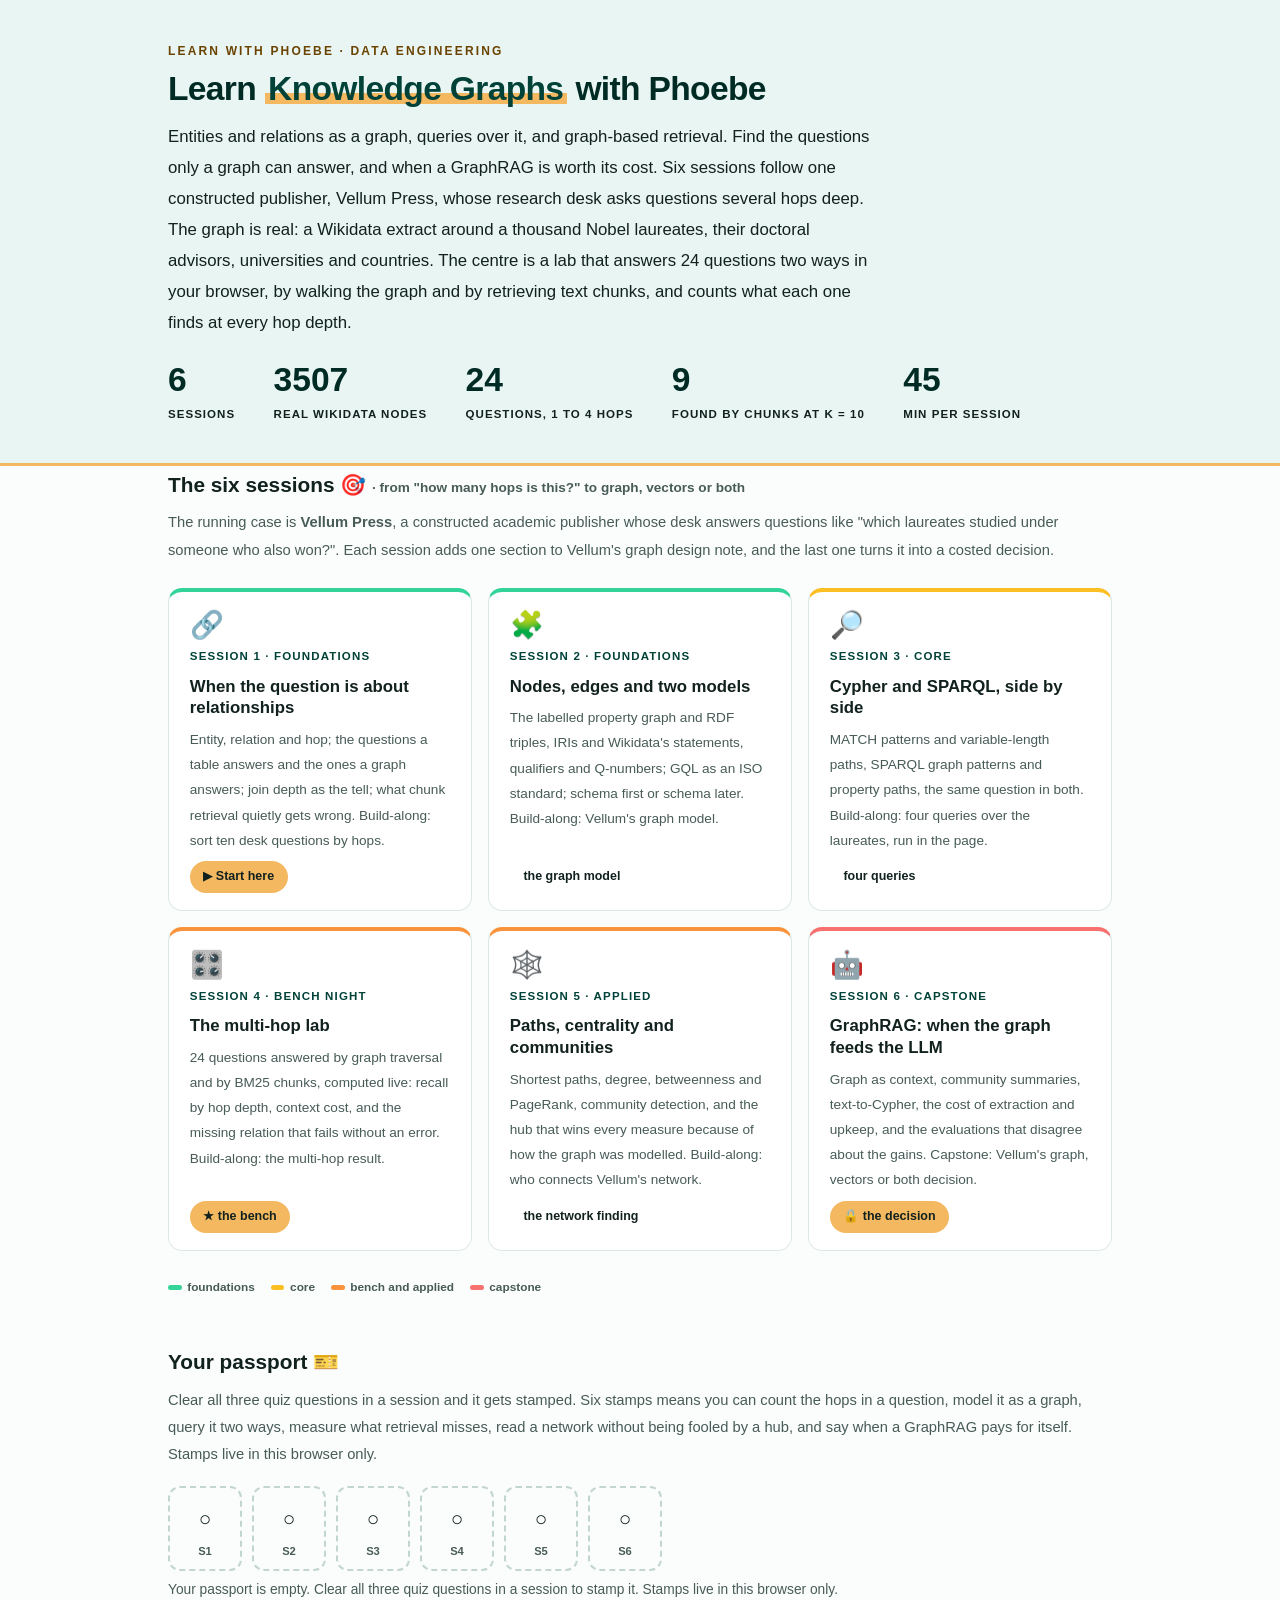
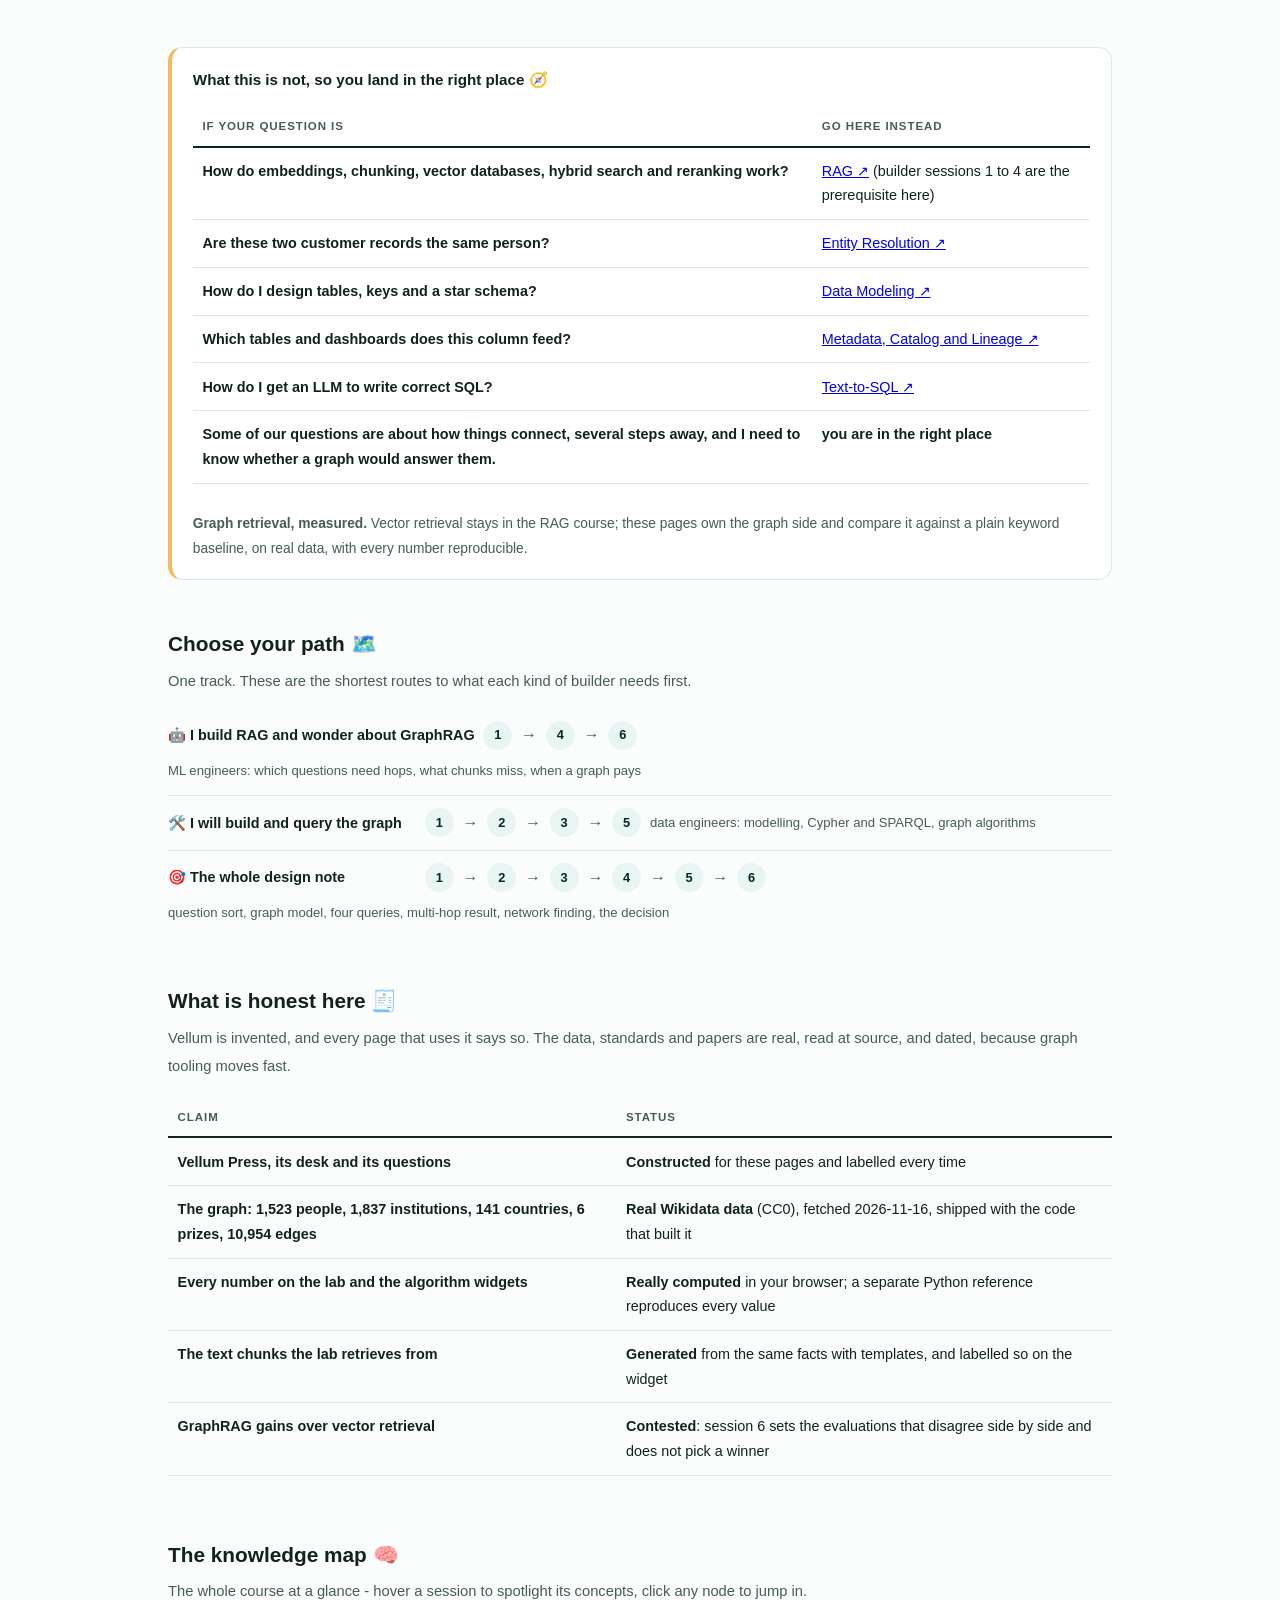
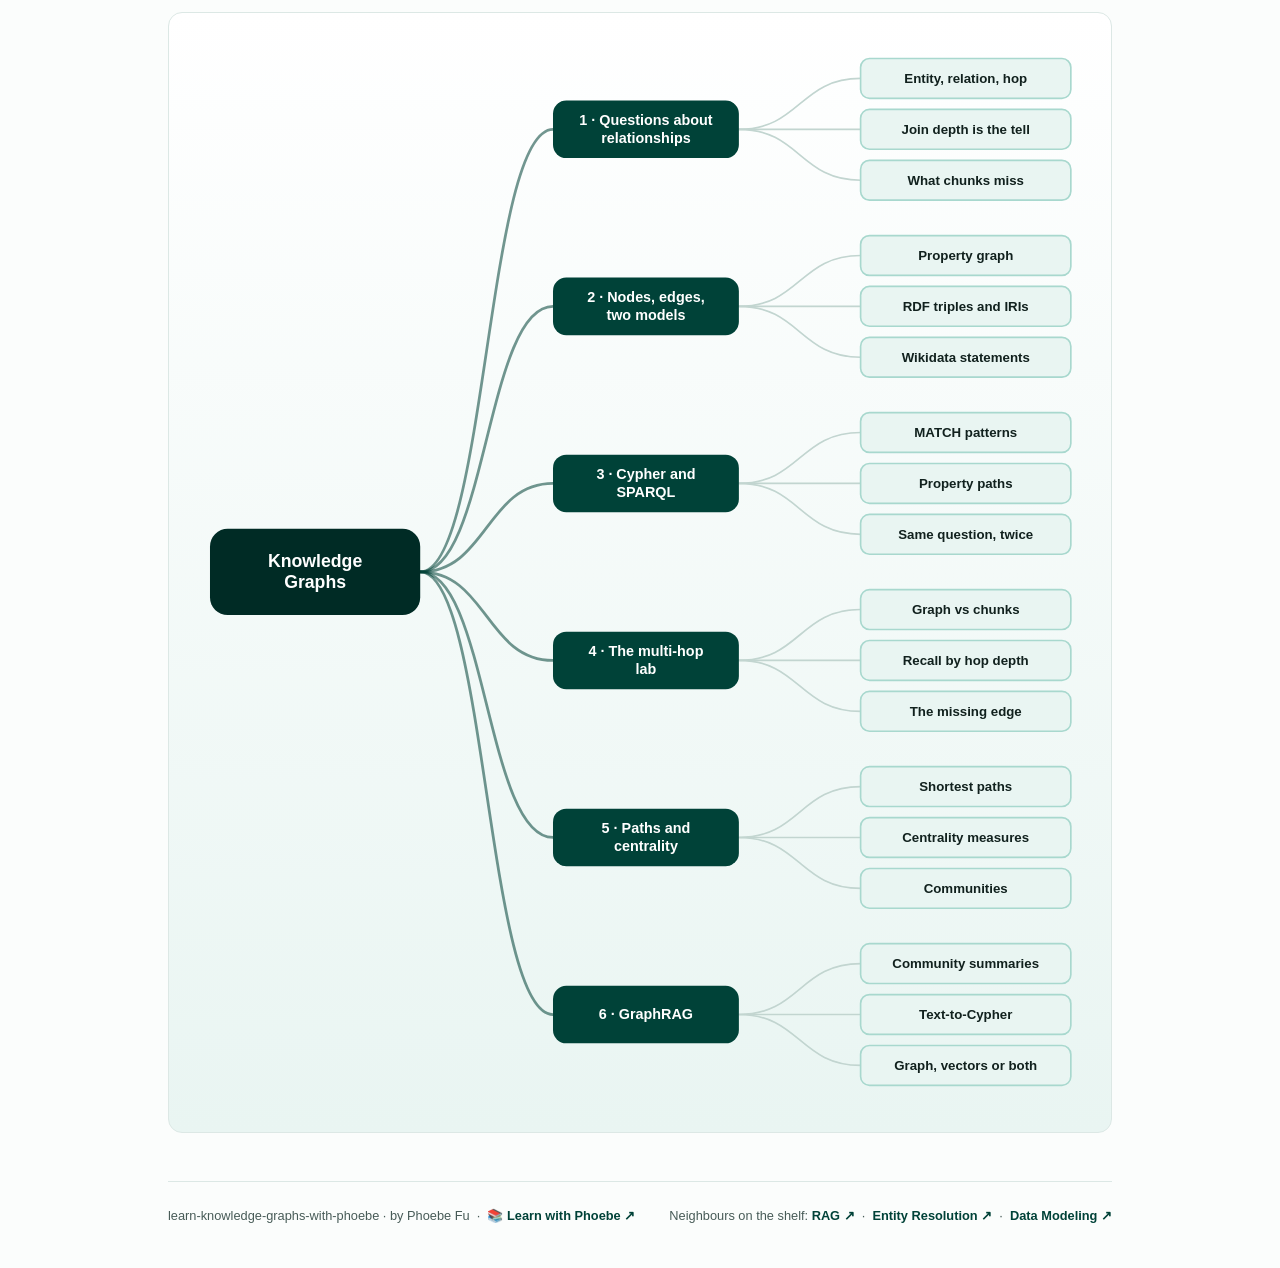
<file: index.html>
<!DOCTYPE html>
<html lang="en">
<head>
<meta charset="UTF-8">
<meta name="viewport" content="width=device-width, initial-scale=1.0">
<!-- social:start -->
<meta name="description" content="Entities and relations as a graph, queries over it, and graph-based retrieval. Find the questions only a graph can answer, and when a GraphRAG is worth its cost. Six sessions on a real Wikidata graph, with a multi-hop lab computed in your browser. Free, by Phoebe Fu.">
<meta property="og:type" content="website">
<meta property="og:site_name" content="Learn with Phoebe">
<meta property="og:title" content="Learn Knowledge Graphs with Phoebe">
<meta property="og:description" content="24 real questions over a Wikidata graph. Chunk retrieval at k = 10 finds 9, none past two hops; the graph finds 24, until one relation was never extracted and it finds 4, with no error.">
<meta property="og:url" content="https://phoebefu6.github.io/learn-knowledge-graphs-with-phoebe/">
<meta property="og:image" content="https://phoebefu6.github.io/learn-knowledge-graphs-with-phoebe/assets/og-cover.png">
<meta property="og:image:width" content="1200">
<meta property="og:image:height" content="630">
<meta name="twitter:card" content="summary_large_image">
<meta name="twitter:title" content="Learn Knowledge Graphs with Phoebe">
<meta name="twitter:description" content="Entities, relations, Cypher and SPARQL, graph algorithms and GraphRAG, on a real Wikidata graph.">
<meta name="twitter:image" content="https://phoebefu6.github.io/learn-knowledge-graphs-with-phoebe/assets/og-cover.png">
<!-- social:end -->
<title>Learn Knowledge Graphs with Phoebe</title>
<link rel="stylesheet" href="assets/style.css?v=3">
<style>
  .stats-row { display: flex; gap: 2.4rem; margin-top: 1.5rem; flex-wrap: wrap; }
  .stat b { display: block; font-size: 2.1rem; font-weight: 800; line-height: 1.05; font-variant-numeric: tabular-nums; }
  .stat span { font-size: .72rem; opacity: 1; text-transform: uppercase; letter-spacing: .09em; font-weight: 600; }
  .course-grid { display: grid; grid-template-columns: repeat(auto-fit, minmax(17rem, 1fr)); gap: 1rem; margin-top: 1.5rem; }
  .course-card {
    border: 1px solid var(--hairline);
    border-top: 4px solid var(--diff, var(--indigo));
    border-radius: var(--radius);
    padding: 1.2rem 1.3rem 1.1rem;
    display: flex;
    flex-direction: column;
    gap: .5rem;
    text-decoration: none;
    color: var(--ink);
    background: #fff;
    transition: box-shadow .15s ease, border-color .15s ease, transform .15s ease;
    position: relative;
  }
  .course-card:hover { border-color: var(--indigo-soft); border-top-color: var(--diff, var(--indigo)); box-shadow: 0 8px 28px rgba(var(--shadow-rgb),.16); transform: translateY(-3px); }
  .course-card .cicon { font-size: 1.7rem; line-height: 1; }
  .course-card .cnum { font-size: .72rem; font-weight: 700; color: var(--indigo); text-transform: uppercase; letter-spacing: .1em; }
  .course-card h3 { font-size: 1.05rem; font-weight: 800; line-height: 1.3; }
  .course-card p { font-size: .85rem; color: var(--muted); flex: 1; }
  .course-card .meta { display: flex; gap: .4rem; flex-wrap: wrap; }
  .diff-legend { display: flex; gap: 1rem; margin-top: 1.6rem; font-size: .74rem; color: var(--muted); font-weight: 600; flex-wrap: wrap; }
  .diff-legend i { display: inline-block; width: .85rem; height: .35rem; border-radius: 999px; margin-right: .35rem; vertical-align: middle; }
  .paths { margin-top: 2.6rem; }
  .paths h2 { font-size: 1.3rem; font-weight: 800; margin-bottom: .3rem; }
  .paths .plede { color: var(--muted); font-size: .92rem; margin-bottom: .8rem; }
  .path { display: flex; gap: .55rem; align-items: center; padding: .75rem 0; border-bottom: .5px solid var(--hairline); flex-wrap: wrap; }
  .path:last-child { border-bottom: none; }
  .path b { min-width: 15.5rem; font-size: .9rem; }
  .path .pstep { background: var(--indigo-50); color: var(--indigo-deep); border-radius: 999px; padding: .16rem .68rem; font-weight: 700; font-size: .8rem; text-decoration: none; transition: all .12s ease; }
  .path .pstep:hover { background: var(--indigo); color: #fff; }
  .path .parr { color: var(--muted); font-weight: 700; }
  .mm-section { margin-top: 1.6rem; }
  .mm-section h2 { font-size: 1.3rem; font-weight: 800; margin-bottom: .2rem; }
  .mm-section .mm-lede { color: var(--muted); font-size: .92rem; margin-bottom: .4rem; }
  .mm-wrap { border: 1px solid var(--hairline); border-radius: var(--radius); background: linear-gradient(180deg,#fff,var(--indigo-50)); padding: .6rem; overflow-x: auto; }
  .mm-svg { width: 100%; height: auto; display: block; max-width: 60rem; margin: 0 auto; min-width: 34rem; }
  .mm-link { cursor: pointer; text-decoration: none; }
  .mm-node rect { transition: opacity .15s ease, filter .15s ease; }
  .mm-node text { pointer-events: none; }
  .mm-link:hover .mm-node rect { filter: brightness(1.06); }
  .mm-edge { transition: opacity .15s ease; }
  .not-this { border: 1px solid var(--hairline); border-left: 4px solid var(--amber); border-radius: var(--radius); background: #fff; padding: 1.1rem 1.3rem; margin-top: 1.2rem; }
  .not-this h3 { font-size: .95rem; font-weight: 800; margin-bottom: .5rem; }
</style>
</head>
<body>

<header class="masthead">
  <div class="wrap">
    <div class="eyebrow">Learn with Phoebe · Data engineering</div>
    <h1>Learn <span class="accent">Knowledge Graphs</span> with Phoebe</h1>
    <p class="sub">Entities and relations as a graph, queries over it, and graph-based retrieval. Find the questions only a graph can answer, and when a GraphRAG is worth its cost. Six sessions follow one constructed publisher, Vellum Press, whose research desk asks questions several hops deep. The graph is real: a Wikidata extract around a thousand Nobel laureates, their doctoral advisors, universities and countries. The centre is a lab that answers 24 questions two ways in your browser, by walking the graph and by retrieving text chunks, and counts what each one finds at every hop depth.</p>
    <div class="stats-row">
      <div class="stat"><b data-count="6">6</b><span>sessions</span></div>
      <div class="stat"><b data-count="3507">3507</b><span>real Wikidata nodes</span></div>
      <div class="stat"><b data-count="24">24</b><span>questions, 1 to 4 hops</span></div>
      <div class="stat"><b data-count="9">9</b><span>found by chunks at k = 10</span></div>
      <div class="stat"><b data-count="45">45</b><span>min per session</span></div>
    </div>
  </div>
</header>

<main class="wrap">

  <section class="section">
    <div class="paths" style="margin-top:0">
      <h2>The six sessions 🎯 <span style="font-size:.85rem;font-weight:600;color:var(--muted)">· from "how many hops is this?" to graph, vectors or both</span></h2>
      <p class="plede">The running case is <strong>Vellum Press</strong>, a constructed academic publisher whose desk answers questions like "which laureates studied under someone who also won?". Each session adds one section to Vellum's graph design note, and the last one turns it into a costed decision.</p>
    </div>
    <div class="course-grid">
      <a class="course-card" href="courses/01-when-the-question-is-about-relationships.html" style="--diff:#34D399">
        <span class="cicon">🔗</span>
        <span class="cnum">Session 1 · foundations</span>
        <h3>When the question is about relationships</h3>
        <p>Entity, relation and hop; the questions a table answers and the ones a graph answers; join depth as the tell; what chunk retrieval quietly gets wrong. Build-along: sort ten desk questions by hops.</p>
        <span class="meta"><span class="pill amber">▶ Start here</span></span>
      </a>
      <a class="course-card" href="courses/02-nodes-edges-and-two-models.html" style="--diff:#34D399">
        <span class="cicon">🧩</span>
        <span class="cnum">Session 2 · foundations</span>
        <h3>Nodes, edges and two models</h3>
        <p>The labelled property graph and RDF triples, IRIs and Wikidata's statements, qualifiers and Q-numbers; GQL as an ISO standard; schema first or schema later. Build-along: Vellum's graph model.</p>
        <span class="meta"><span class="pill">the graph model</span></span>
      </a>
      <a class="course-card" href="courses/03-cypher-and-sparql-side-by-side.html" style="--diff:#FBBF24">
        <span class="cicon">🔎</span>
        <span class="cnum">Session 3 · core</span>
        <h3>Cypher and SPARQL, side by side</h3>
        <p>MATCH patterns and variable-length paths, SPARQL graph patterns and property paths, the same question in both. Build-along: four queries over the laureates, run in the page.</p>
        <span class="meta"><span class="pill">four queries</span></span>
      </a>
      <a class="course-card" href="courses/04-the-multi-hop-lab.html" style="--diff:#FB923C">
        <span class="cicon">🎛️</span>
        <span class="cnum">Session 4 · bench night</span>
        <h3>The multi-hop lab</h3>
        <p>24 questions answered by graph traversal and by BM25 chunks, computed live: recall by hop depth, context cost, and the missing relation that fails without an error. Build-along: the multi-hop result.</p>
        <span class="meta"><span class="pill amber">★ the bench</span></span>
      </a>
      <a class="course-card" href="courses/05-paths-centrality-communities.html" style="--diff:#FB923C">
        <span class="cicon">🕸️</span>
        <span class="cnum">Session 5 · applied</span>
        <h3>Paths, centrality and communities</h3>
        <p>Shortest paths, degree, betweenness and PageRank, community detection, and the hub that wins every measure because of how the graph was modelled. Build-along: who connects Vellum's network.</p>
        <span class="meta"><span class="pill">the network finding</span></span>
      </a>
      <a class="course-card" href="courses/06-graphrag-when-the-graph-feeds-the-llm.html" style="--diff:#F87171">
        <span class="cicon">🤖</span>
        <span class="cnum">Session 6 · capstone</span>
        <h3>GraphRAG: when the graph feeds the LLM</h3>
        <p>Graph as context, community summaries, text-to-Cypher, the cost of extraction and upkeep, and the evaluations that disagree about the gains. Capstone: Vellum's graph, vectors or both decision.</p>
        <span class="meta"><span class="pill amber">🔒 the decision</span></span>
      </a>
    </div>
    <div class="diff-legend">
      <span><i style="background:#34D399"></i>foundations</span>
      <span><i style="background:#FBBF24"></i>core</span>
      <span><i style="background:#FB923C"></i>bench and applied</span>
      <span><i style="background:#F87171"></i>capstone</span>
    </div>
  </section>

  <section class="section">
    <div class="paths" style="margin-top:0">
      <h2>Your passport 🎫</h2>
      <p class="plede">Clear all three quiz questions in a session and it gets stamped. Six stamps means you can count the hops in a question, model it as a graph, query it two ways, measure what retrieval misses, read a network without being fooled by a hub, and say when a GraphRAG pays for itself. Stamps live in this browser only.</p>
    </div>
    <div class="pp-strip"></div>
  </section>

  <section class="section">
    <div class="not-this">
      <h3>What this is not, so you land in the right place 🧭</h3>
      <table class="clean">
        <tr><th>If your question is</th><th>Go here instead</th></tr>
        <tr><td>How do embeddings, chunking, vector databases, hybrid search and reranking work?</td><td><a href="https://phoebefu6.github.io/learn-rag-with-phoebe/">RAG ↗</a> (builder sessions 1 to 4 are the prerequisite here)</td></tr>
        <tr><td>Are these two customer records the same person?</td><td><a href="https://phoebefu6.github.io/learn-entity-resolution-with-phoebe/">Entity Resolution ↗</a></td></tr>
        <tr><td>How do I design tables, keys and a star schema?</td><td><a href="https://phoebefu6.github.io/learn-data-modeling-with-phoebe/">Data Modeling ↗</a></td></tr>
        <tr><td>Which tables and dashboards does this column feed?</td><td><a href="https://phoebefu6.github.io/learn-metadata-catalog-lineage-with-phoebe/">Metadata, Catalog and Lineage ↗</a></td></tr>
        <tr><td>How do I get an LLM to write correct SQL?</td><td><a href="https://phoebefu6.github.io/learn-text-to-sql-with-phoebe/">Text-to-SQL ↗</a></td></tr>
        <tr><td><strong>Some of our questions are about how things connect, several steps away, and I need to know whether a graph would answer them.</strong></td><td><strong>you are in the right place</strong></td></tr>
      </table>
      <p style="margin-top:.7rem;font-size:.86rem;color:var(--muted)"><strong>Graph retrieval, measured.</strong> Vector retrieval stays in the RAG course; these pages own the graph side and compare it against a plain keyword baseline, on real data, with every number reproducible.</p>
    </div>
  </section>

  <section class="section">
    <div class="paths">
      <h2>Choose your path 🗺️</h2>
      <p class="plede">One track. These are the shortest routes to what each kind of builder needs first.</p>
      <div class="path"><b>🤖 I build RAG and wonder about GraphRAG</b>
        <a class="pstep" href="courses/01-when-the-question-is-about-relationships.html">1</a><span class="parr">→</span>
        <a class="pstep" href="courses/04-the-multi-hop-lab.html">4</a><span class="parr">→</span>
        <a class="pstep" href="courses/06-graphrag-when-the-graph-feeds-the-llm.html">6</a>
        <span style="font-size:.82rem;color:var(--muted)">ML engineers: which questions need hops, what chunks miss, when a graph pays</span>
      </div>
      <div class="path"><b>🛠️ I will build and query the graph</b>
        <a class="pstep" href="courses/01-when-the-question-is-about-relationships.html">1</a><span class="parr">→</span>
        <a class="pstep" href="courses/02-nodes-edges-and-two-models.html">2</a><span class="parr">→</span>
        <a class="pstep" href="courses/03-cypher-and-sparql-side-by-side.html">3</a><span class="parr">→</span>
        <a class="pstep" href="courses/05-paths-centrality-communities.html">5</a>
        <span style="font-size:.82rem;color:var(--muted)">data engineers: modelling, Cypher and SPARQL, graph algorithms</span>
      </div>
      <div class="path"><b>🎯 The whole design note</b>
        <a class="pstep" href="courses/01-when-the-question-is-about-relationships.html">1</a><span class="parr">→</span>
        <a class="pstep" href="courses/02-nodes-edges-and-two-models.html">2</a><span class="parr">→</span>
        <a class="pstep" href="courses/03-cypher-and-sparql-side-by-side.html">3</a><span class="parr">→</span>
        <a class="pstep" href="courses/04-the-multi-hop-lab.html">4</a><span class="parr">→</span>
        <a class="pstep" href="courses/05-paths-centrality-communities.html">5</a><span class="parr">→</span>
        <a class="pstep" href="courses/06-graphrag-when-the-graph-feeds-the-llm.html">6</a>
        <span style="font-size:.82rem;color:var(--muted)">question sort, graph model, four queries, multi-hop result, network finding, the decision</span>
      </div>
    </div>
  </section>

  <section class="section">
    <div class="paths" style="margin-top:0">
      <h2>What is honest here 🧾</h2>
      <p class="plede">Vellum is invented, and every page that uses it says so. The data, standards and papers are real, read at source, and dated, because graph tooling moves fast.</p>
    </div>
    <table class="clean">
      <tr><th>Claim</th><th>Status</th></tr>
      <tr><td>Vellum Press, its desk and its questions</td><td><strong>Constructed</strong> for these pages and labelled every time</td></tr>
      <tr><td>The graph: 1,523 people, 1,837 institutions, 141 countries, 6 prizes, 10,954 edges</td><td><strong>Real Wikidata data</strong> (CC0), fetched 2026-11-16, shipped with the code that built it</td></tr>
      <tr><td>Every number on the lab and the algorithm widgets</td><td><strong>Really computed</strong> in your browser; a separate Python reference reproduces every value</td></tr>
      <tr><td>The text chunks the lab retrieves from</td><td><strong>Generated</strong> from the same facts with templates, and labelled so on the widget</td></tr>
      <tr><td>GraphRAG gains over vector retrieval</td><td><strong>Contested</strong>: session 6 sets the evaluations that disagree side by side and does not pick a winner</td></tr>
    </table>
  </section>

  <section class="section mm-section">
    <h2>The knowledge map 🧠</h2>
    <p class="mm-lede">The whole course at a glance - hover a session to spotlight its concepts, click any node to jump in.</p>
    <div class="mm-wrap"><div id="mindmap"></div></div>
  </section>

  <footer class="pagefoot">
    <span>learn-knowledge-graphs-with-phoebe · by Phoebe Fu &nbsp;·&nbsp; 📚 <a href="https://phoebefu6.github.io/learn-with-phoebe/">Learn with Phoebe ↗</a></span>
    <span>Neighbours on the shelf: <a href="https://phoebefu6.github.io/learn-rag-with-phoebe/">RAG ↗</a> &nbsp;·&nbsp; <a href="https://phoebefu6.github.io/learn-entity-resolution-with-phoebe/">Entity Resolution ↗</a> &nbsp;·&nbsp; <a href="https://phoebefu6.github.io/learn-data-modeling-with-phoebe/">Data Modeling ↗</a></span>
  </footer>

</main>

<script>
window.MINDMAP_DATA = {
  "title": "Knowledge\nGraphs",
  "centerColor": "#002B25",
  "sessions": [
    {
      "label": "Questions about\nrelationships",
      "href": "courses/01-when-the-question-is-about-relationships.html",
      "color": "#34D399",
      "concepts": [
        {
          "label": "Entity, relation, hop",
          "href": "courses/01-when-the-question-is-about-relationships.html"
        },
        {
          "label": "Join depth is the tell",
          "href": "courses/01-when-the-question-is-about-relationships.html"
        },
        {
          "label": "What chunks miss",
          "href": "courses/01-when-the-question-is-about-relationships.html"
        }
      ]
    },
    {
      "label": "Nodes, edges,\ntwo models",
      "href": "courses/02-nodes-edges-and-two-models.html",
      "color": "#34D399",
      "concepts": [
        {
          "label": "Property graph",
          "href": "courses/02-nodes-edges-and-two-models.html"
        },
        {
          "label": "RDF triples and IRIs",
          "href": "courses/02-nodes-edges-and-two-models.html"
        },
        {
          "label": "Wikidata statements",
          "href": "courses/02-nodes-edges-and-two-models.html"
        }
      ]
    },
    {
      "label": "Cypher and\nSPARQL",
      "href": "courses/03-cypher-and-sparql-side-by-side.html",
      "color": "#FBBF24",
      "concepts": [
        {
          "label": "MATCH patterns",
          "href": "courses/03-cypher-and-sparql-side-by-side.html"
        },
        {
          "label": "Property paths",
          "href": "courses/03-cypher-and-sparql-side-by-side.html"
        },
        {
          "label": "Same question, twice",
          "href": "courses/03-cypher-and-sparql-side-by-side.html"
        }
      ]
    },
    {
      "label": "The multi-hop\nlab",
      "href": "courses/04-the-multi-hop-lab.html",
      "color": "#FB923C",
      "concepts": [
        {
          "label": "Graph vs chunks",
          "href": "courses/04-the-multi-hop-lab.html"
        },
        {
          "label": "Recall by hop depth",
          "href": "courses/04-the-multi-hop-lab.html"
        },
        {
          "label": "The missing edge",
          "href": "courses/04-the-multi-hop-lab.html"
        }
      ]
    },
    {
      "label": "Paths and\ncentrality",
      "href": "courses/05-paths-centrality-communities.html",
      "color": "#FB923C",
      "concepts": [
        {
          "label": "Shortest paths",
          "href": "courses/05-paths-centrality-communities.html"
        },
        {
          "label": "Centrality measures",
          "href": "courses/05-paths-centrality-communities.html"
        },
        {
          "label": "Communities",
          "href": "courses/05-paths-centrality-communities.html"
        }
      ]
    },
    {
      "label": "GraphRAG",
      "href": "courses/06-graphrag-when-the-graph-feeds-the-llm.html",
      "color": "#F87171",
      "concepts": [
        {
          "label": "Community summaries",
          "href": "courses/06-graphrag-when-the-graph-feeds-the-llm.html"
        },
        {
          "label": "Text-to-Cypher",
          "href": "courses/06-graphrag-when-the-graph-feeds-the-llm.html"
        },
        {
          "label": "Graph, vectors or both",
          "href": "courses/06-graphrag-when-the-graph-feeds-the-llm.html"
        }
      ]
    }
  ]
};
</script>
<script src="assets/mindmap.js?v=1"></script>
<script src="assets/app.js?v=1"></script>
</body>
</html>
</file>
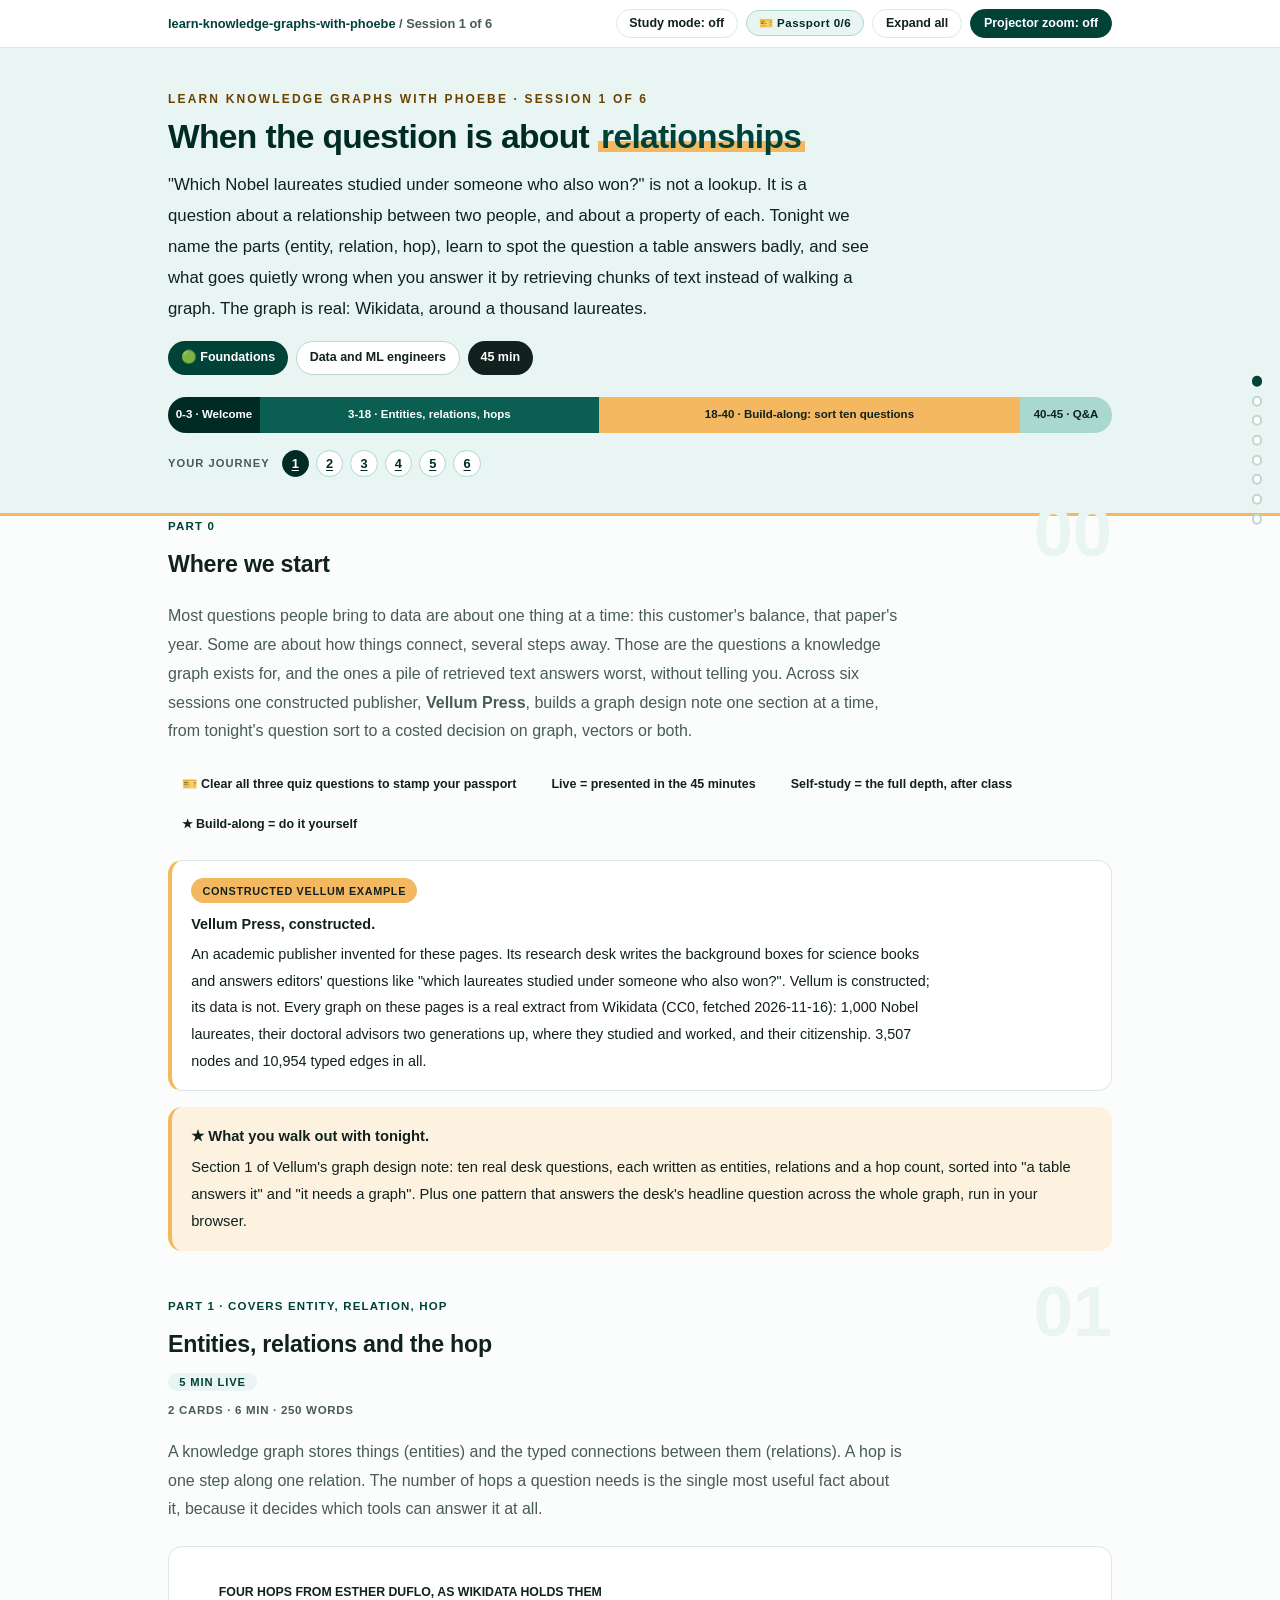
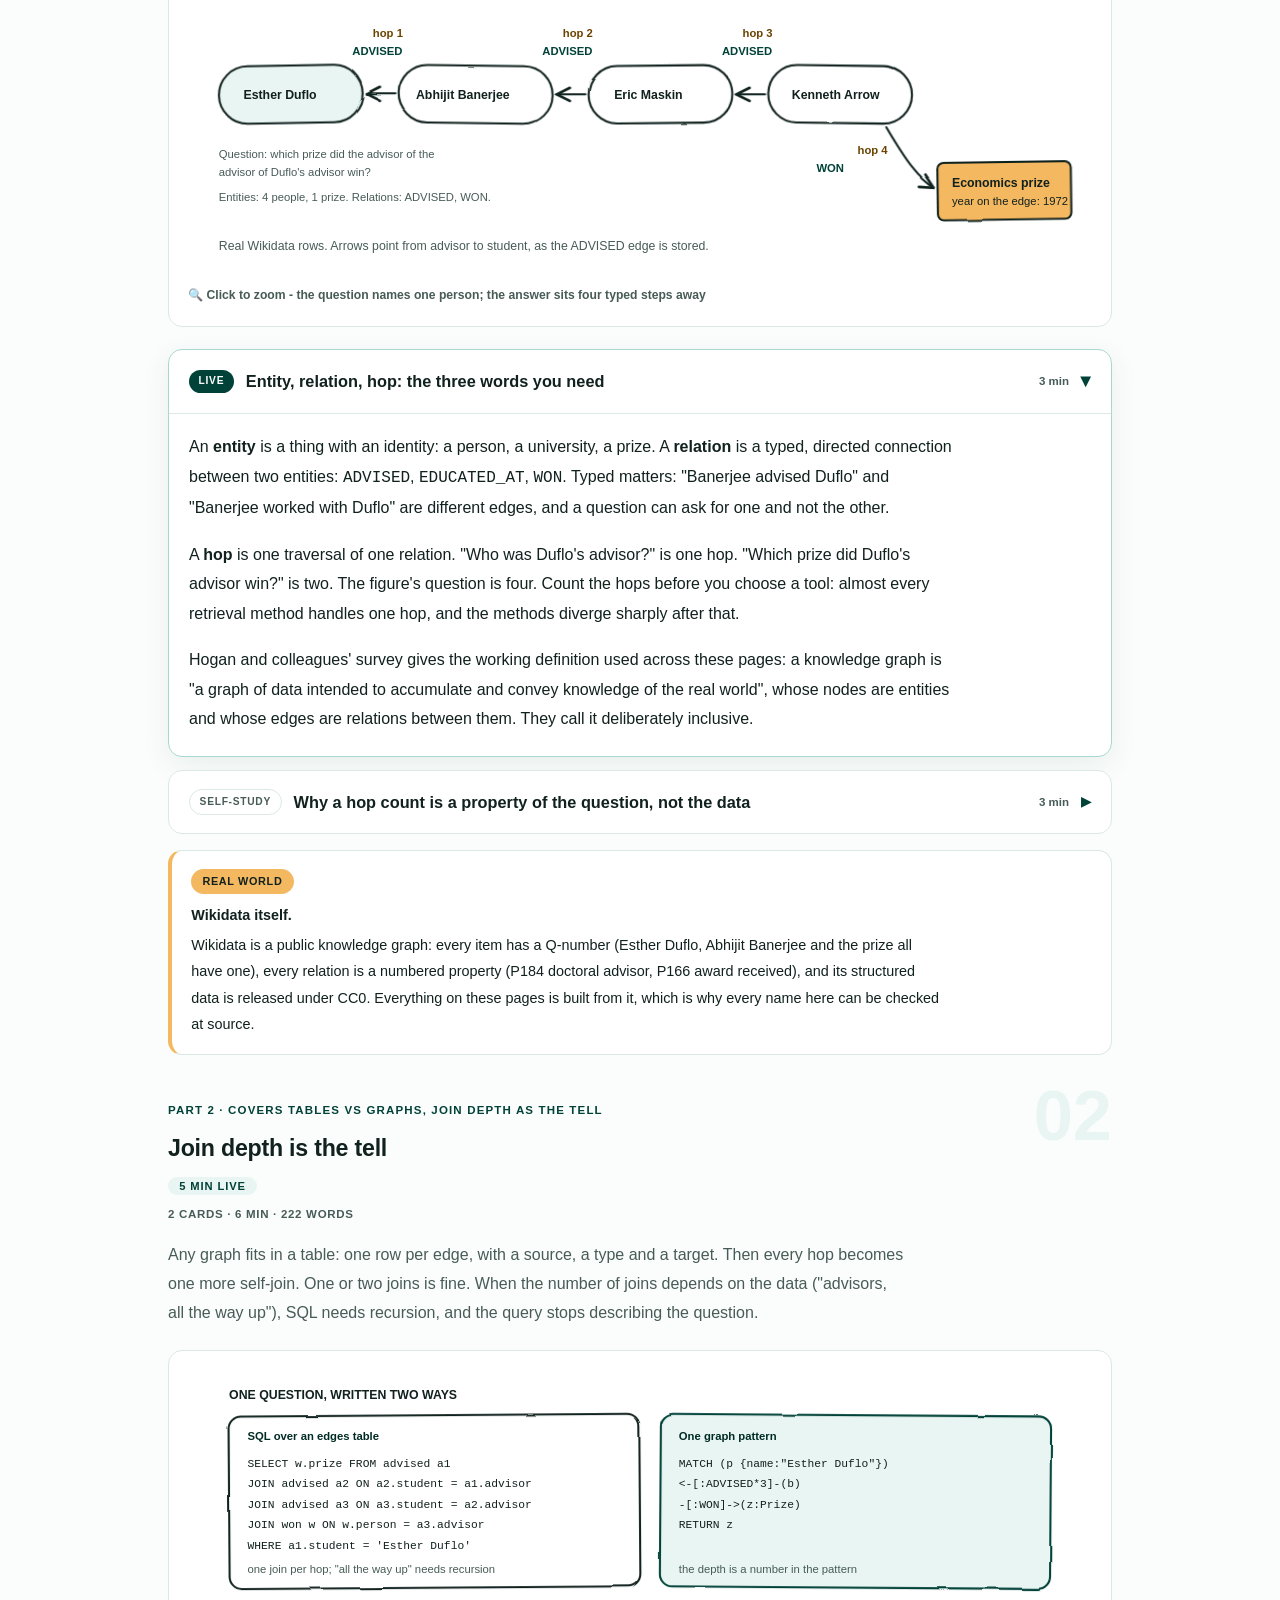
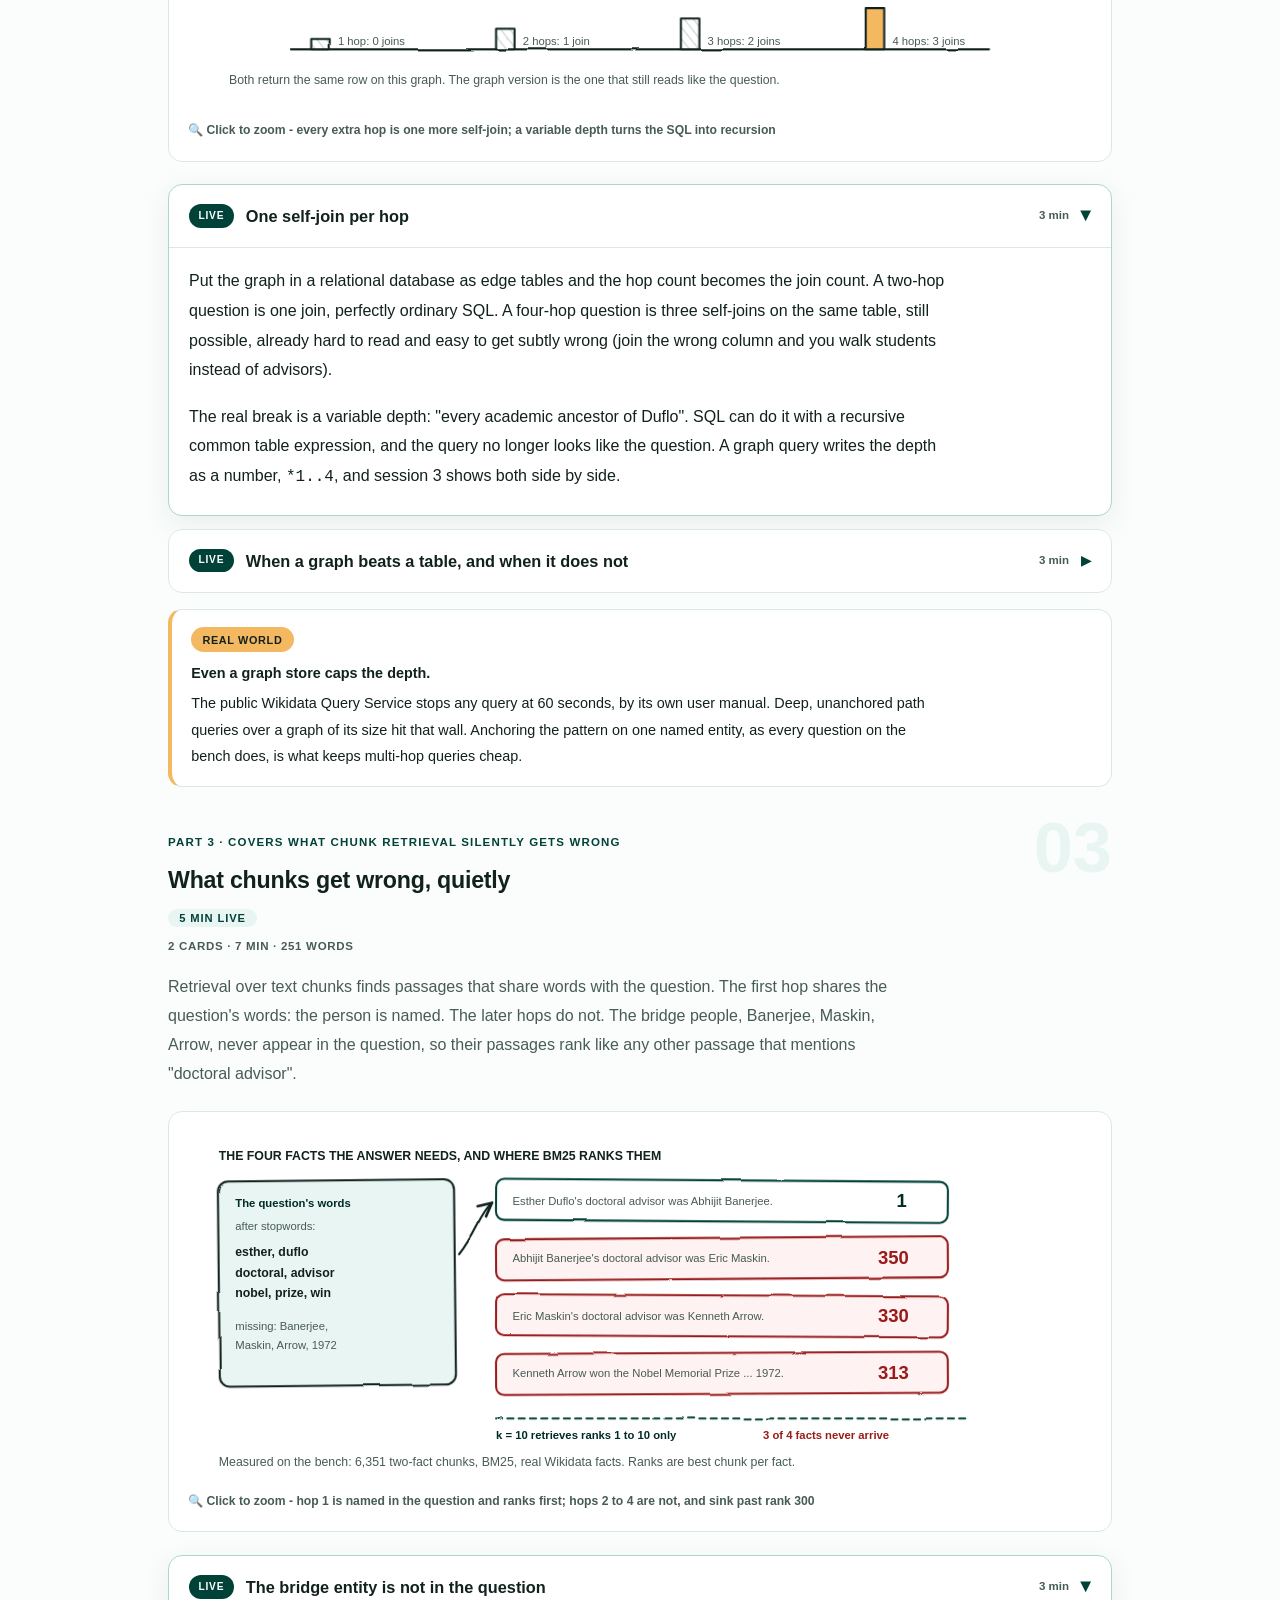
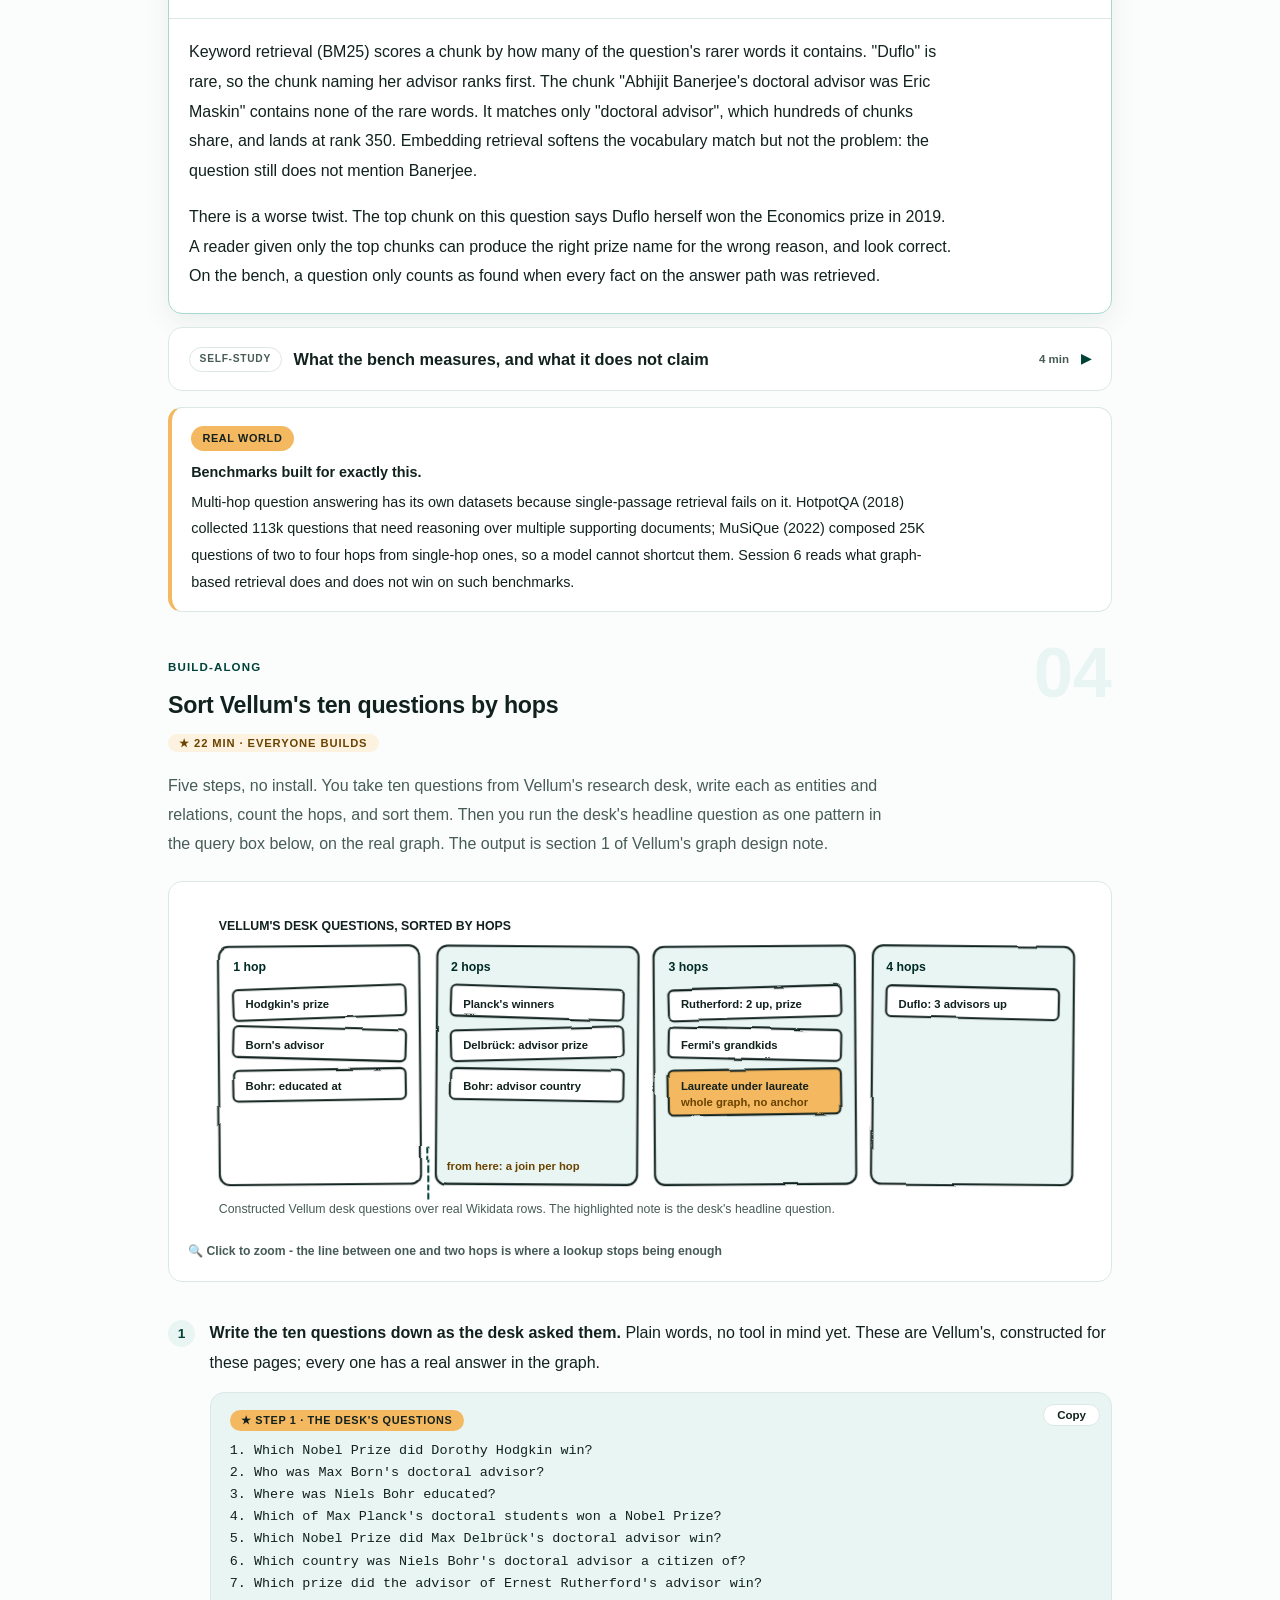
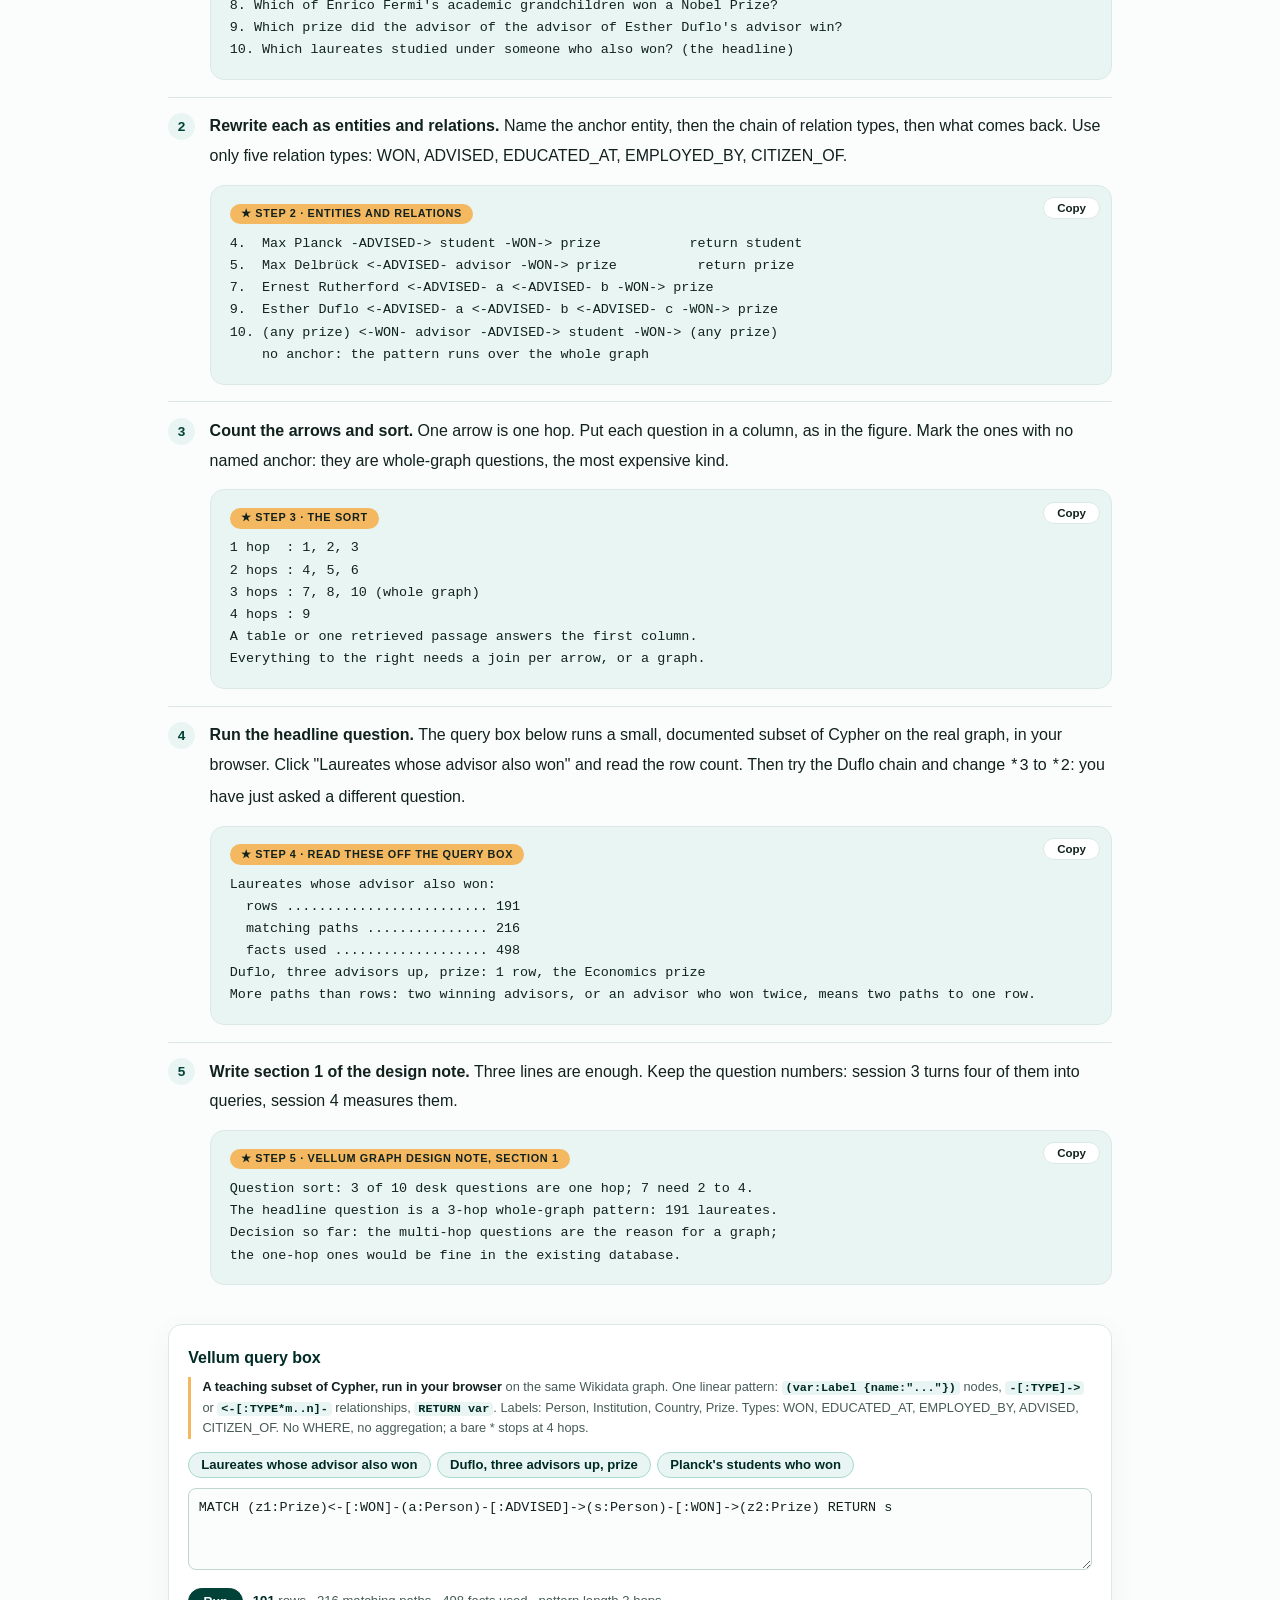
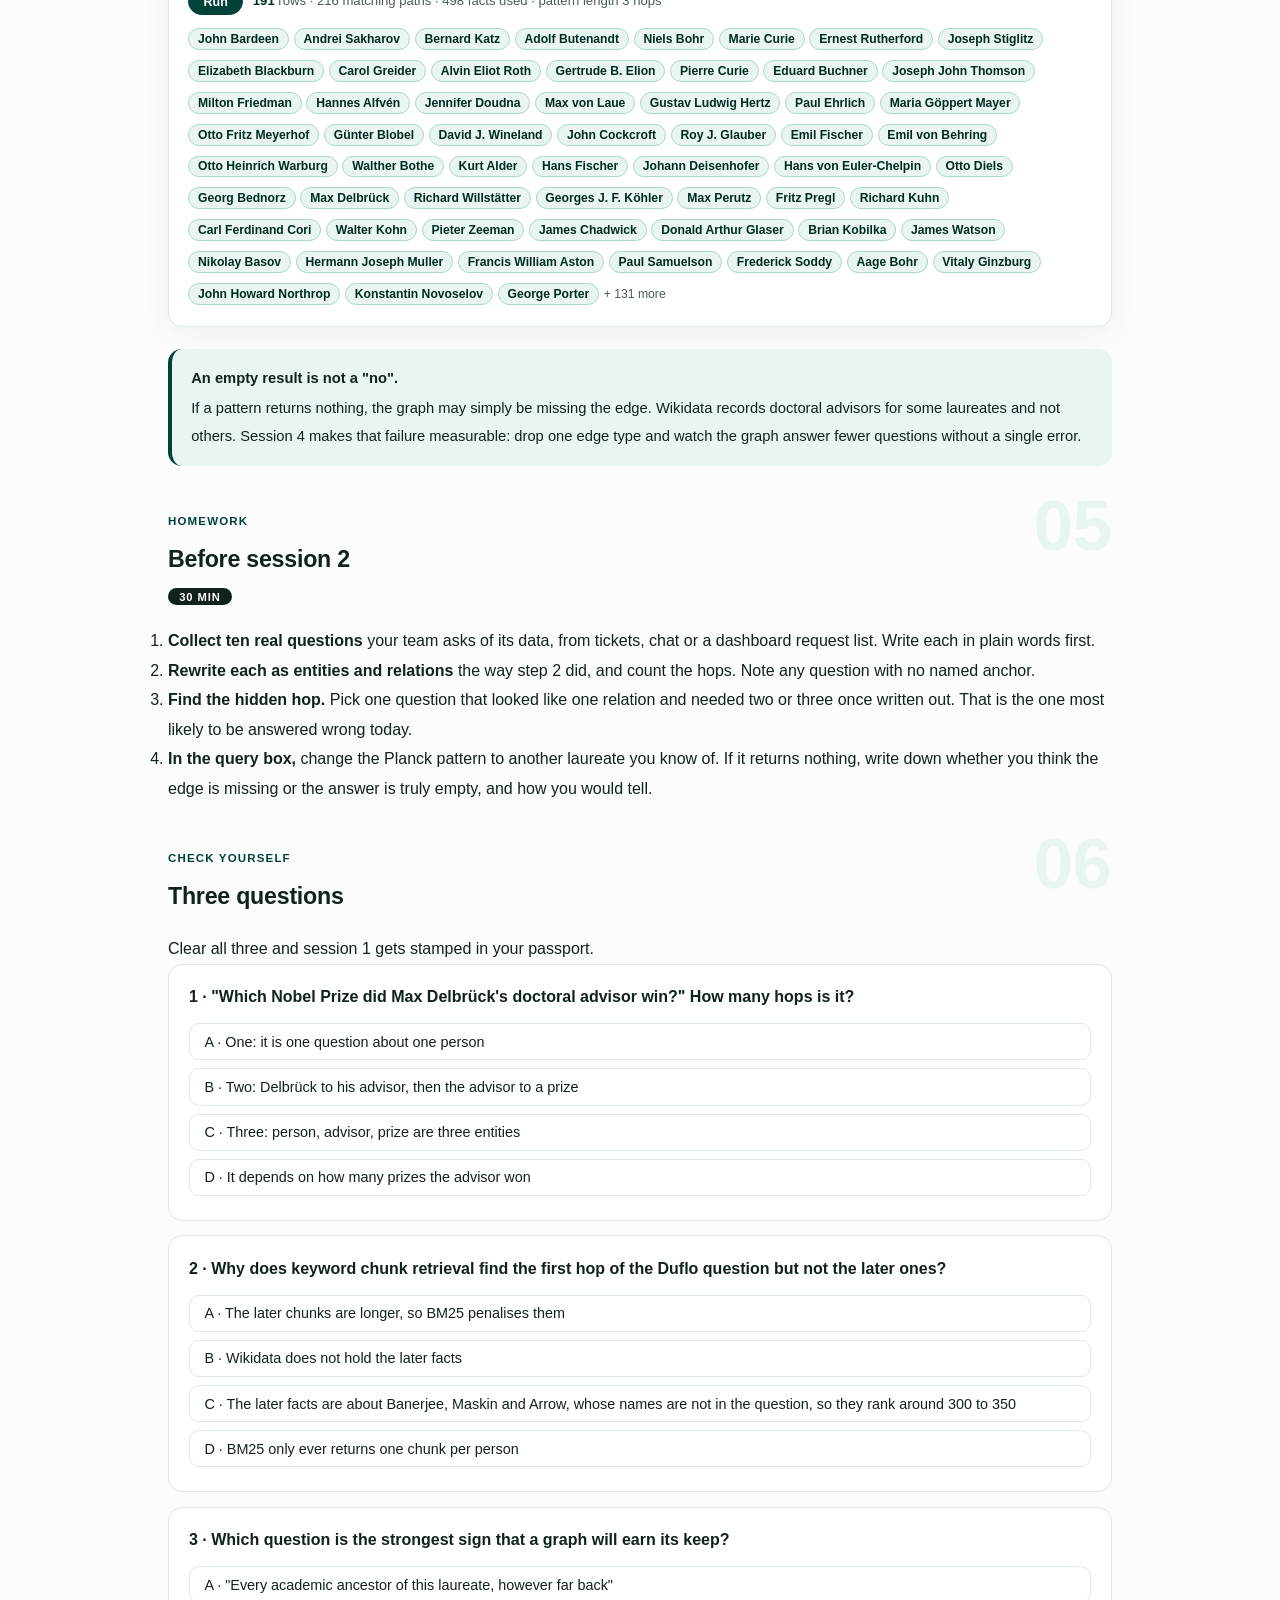
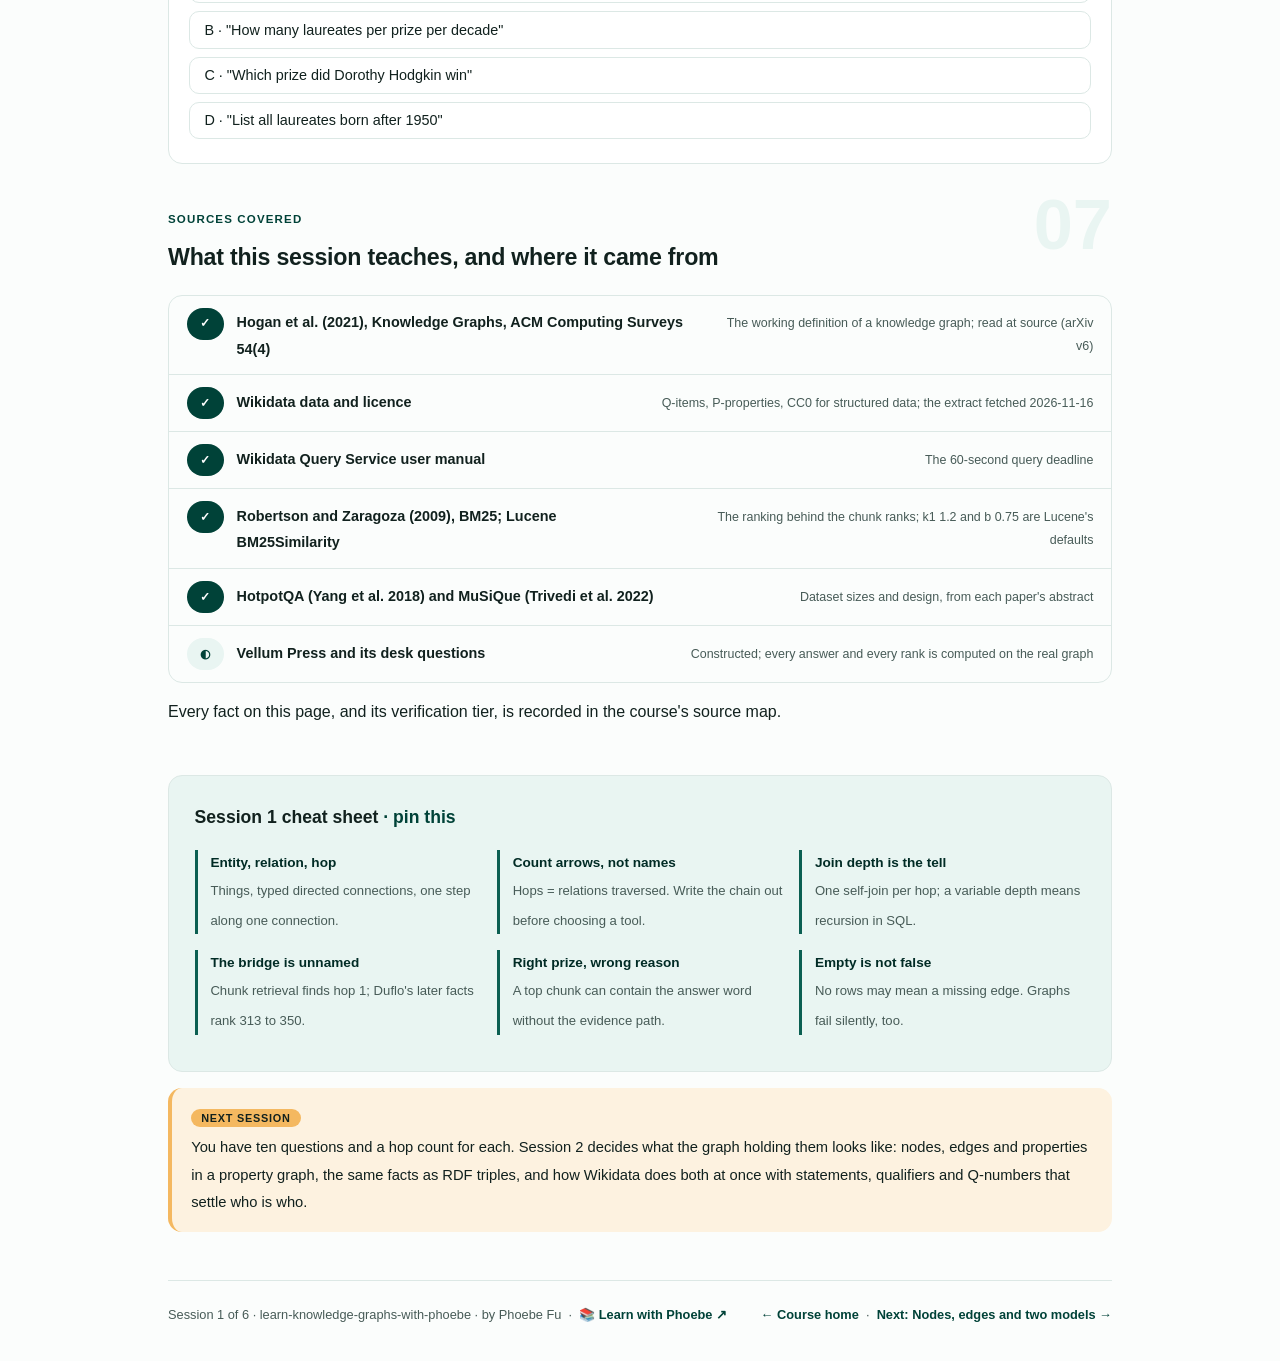
<file: courses/01-when-the-question-is-about-relationships.html>
<!DOCTYPE html>
<html lang="en">
<head>
<meta charset="UTF-8">
<meta name="viewport" content="width=device-width, initial-scale=1.0">
<!-- social:start -->
<meta name="description" content="Session 1 of 6. Entity, relation and hop; the questions a table answers and the ones a graph answers; join depth as the tell; and what retrieving text chunks silently gets wrong. Real Wikidata rows, constructed Vellum Press case.">
<meta property="og:type" content="article">
<meta property="og:site_name" content="Learn with Phoebe">
<meta property="og:title" content="When the question is about relationships - learn knowledge graphs with phoebe">
<meta property="og:description" content="Session 1 of 6. One pattern finds 191 Nobel laureates whose doctoral advisor also won. Sort ten questions by how many hops they need.">
<meta property="og:url" content="https://phoebefu6.github.io/learn-knowledge-graphs-with-phoebe/courses/01-when-the-question-is-about-relationships.html">
<meta property="og:image" content="https://phoebefu6.github.io/learn-knowledge-graphs-with-phoebe/assets/og-cover.png">
<meta property="og:image:width" content="1200">
<meta property="og:image:height" content="630">
<meta name="twitter:card" content="summary_large_image">
<meta name="twitter:title" content="When the question is about relationships - learn knowledge graphs with phoebe">
<meta name="twitter:description" content="Session 1 of 6. Entities, relations, hops, and the questions only a graph answers.">
<meta name="twitter:image" content="https://phoebefu6.github.io/learn-knowledge-graphs-with-phoebe/assets/og-cover.png">
<!-- social:end -->
<title>Session 1 · When the question is about relationships - learn knowledge graphs with phoebe</title>
<link rel="stylesheet" href="../assets/style.css?v=3">
</head>
<body>

<div class="toolbar">
  <div class="wrap">
    <span class="crumb"><a href="../index.html">learn-knowledge-graphs-with-phoebe</a> / Session 1 of 6</span>
    <button class="btn" id="toggle-all" type="button">Expand all</button>
    <button class="btn primary" id="zoom-toggle" type="button">Projector zoom: off</button>
  </div>
</div>

<header class="masthead">
  <div class="wrap">
    <div class="eyebrow">Learn Knowledge Graphs with Phoebe · Session 1 of 6</div>
    <h1>When the question is about <span class="accent">relationships</span></h1>
    <p class="sub">"Which Nobel laureates studied under someone who also won?" is not a lookup. It is a question about a relationship between two people, and about a property of each. Tonight we name the parts (entity, relation, hop), learn to spot the question a table answers badly, and see what goes quietly wrong when you answer it by retrieving chunks of text instead of walking a graph. The graph is real: Wikidata, around a thousand laureates.</p>
    <div class="chip-row">
      <span class="chip level">🟢 Foundations</span>
      <span class="chip audience">Data and ML engineers</span>
      <span class="chip time">45 min</span>
    </div>
    <div class="agenda">
      <span class="a1" style="flex:1">0-3 · Welcome</span>
      <span class="a2" style="flex:4">3-18 · Entities, relations, hops</span>
      <span class="a3" style="flex:5">18-40 · Build-along: sort ten questions</span>
      <span class="a4" style="flex:1">40-45 · Q&amp;A</span>
    </div>
  </div>
</header>

<main class="wrap">

  <section class="section" id="intro">
    <div class="section-kicker">
      <span class="klabel">Part 0</span>
      <h2>Where we start</h2>
    </div>
    <p class="lede">Most questions people bring to data are about one thing at a time: this customer's balance, that paper's year. Some are about how things connect, several steps away. Those are the questions a knowledge graph exists for, and the ones a pile of retrieved text answers worst, without telling you. Across six sessions one constructed publisher, <strong>Vellum Press</strong>, builds a graph design note one section at a time, from tonight's question sort to a costed decision on graph, vectors or both.</p>

    <div class="legend">
      <span class="pill">🎫 Clear all three quiz questions to stamp your passport</span>
      <span class="pill">Live = presented in the 45 minutes</span>
      <span class="pill">Self-study = the full depth, after class</span>
      <span class="pill">★ Build-along = do it yourself</span>
    </div>

    <div class="callout example">
      <span class="ex-pill">Constructed Vellum example</span>
      <p><strong>Vellum Press, constructed.</strong> An academic publisher invented for these pages. Its research desk writes the background boxes for science books and answers editors' questions like "which laureates studied under someone who also won?". Vellum is constructed; its data is not. Every graph on these pages is a real extract from Wikidata (CC0, fetched 2026-11-16): 1,000 Nobel laureates, their doctoral advisors two generations up, where they studied and worked, and their citizenship. 3,507 nodes and 10,954 typed edges in all.</p>
    </div>

    <div class="callout win">
      <p><strong>★ What you walk out with tonight.</strong> Section 1 of Vellum's graph design note: ten real desk questions, each written as entities, relations and a hop count, sorted into "a table answers it" and "it needs a graph". Plus one pattern that answers the desk's headline question across the whole graph, run in your browser.</p>
    </div>
  </section>

  <section class="section" id="part-1">
    <div class="section-kicker">
      <span class="klabel">Part 1 · covers entity, relation, hop</span>
      <h2>Entities, relations and the hop</h2>
      <span class="tag concept">5 min live</span>
    </div>
    <p class="lede">A knowledge graph stores things (entities) and the typed connections between them (relations). A hop is one step along one relation. The number of hops a question needs is the single most useful fact about it, because it decides which tools can answer it at all.</p>

    <figure class="zoomable">
      <svg viewBox="0 0 880 300" xmlns="http://www.w3.org/2000/svg" role="img" aria-label="A real four-hop chain from Wikidata. Esther Duflo's doctoral advisor was Abhijit Banerjee, his was Eric Maskin, his was Kenneth Arrow, and Arrow won the Nobel Memorial Prize in Economic Sciences in 1972. Each arrow is one typed relation and one hop.">
        <defs>
          <filter id="k1aSk" x="-3%" y="-3%" width="106%" height="106%"><feTurbulence type="fractalNoise" baseFrequency="0.02" numOctaves="2" seed="11" result="n"/><feDisplacementMap in="SourceGraphic" in2="n" scale="2.4" xChannelSelector="R" yChannelSelector="G"/></filter>
          <marker id="k1aAr" viewBox="0 0 10 10" refX="9" refY="5" markerWidth="8" markerHeight="8" orient="auto"><path d="M1 1 L9 5 L1 9" fill="none" stroke="#11211E" stroke-width="1.6" stroke-linecap="round"/></marker>
        </defs>
        <style>
          .k1aH { font: 800 12px Inter, sans-serif; fill: #11211E; }
          .k1aL { font: 600 12px Inter, sans-serif; fill: #11211E; }
          .k1aS { font: 400 11px Inter, sans-serif; fill: #475B57; }
          .k1aI { font: 400 11px Inter, sans-serif; fill: #11211E; }
          .k1aA { font: 700 11px Inter, sans-serif; fill: #004238; }
          .k1aB { font: 800 11px Inter, sans-serif; fill: #6A4300; }
          .k1aN { font: 400 12px Inter, sans-serif; fill: #475B57; }
        </style>

        <text class="k1aH" x="30" y="28">FOUR HOPS FROM ESTHER DUFLO, AS WIKIDATA HOLDS THEM</text>

        <g filter="url(#k1aSk)" fill="none" stroke="#11211E" stroke-width="2" stroke-linecap="round" stroke-linejoin="round">
          <rect x="30" y="96" width="140" height="56" rx="28" transform="rotate(-1 100 124)" fill="#E9F5F2"/>
          <rect x="205" y="96" width="150" height="56" rx="28" transform="rotate(0.8 280 124)" fill="#FFFFFF"/>
          <rect x="390" y="96" width="140" height="56" rx="28" transform="rotate(-0.6 460 124)" fill="#FFFFFF"/>
          <rect x="565" y="96" width="140" height="56" rx="28" transform="rotate(0.7 635 124)" fill="#FFFFFF"/>
          <rect x="730" y="190" width="130" height="56" rx="6" transform="rotate(-0.8 795 218)" fill="#F4B860"/>
          <path d="M202 124 L174 124" marker-end="url(#k1aAr)"/>
          <path d="M387 124 L359 124" marker-end="url(#k1aAr)"/>
          <path d="M562 124 L534 124" marker-end="url(#k1aAr)"/>
          <path d="M680 156 C700 190 712 206 726 214" marker-end="url(#k1aAr)"/>
        </g>

        <text class="k1aL" x="54" y="129">Esther Duflo</text>
        <text class="k1aL" x="222" y="129">Abhijit Banerjee</text>
        <text class="k1aL" x="415" y="129">Eric Maskin</text>
        <text class="k1aL" x="588" y="129">Kenneth Arrow</text>
        <text class="k1aL" x="744" y="214">Economics prize</text>
        <text class="k1aI" x="744" y="232">year on the edge: 1972</text>

        <text class="k1aA" x="160" y="86">ADVISED</text>
        <text class="k1aA" x="345" y="86">ADVISED</text>
        <text class="k1aA" x="520" y="86">ADVISED</text>
        <text class="k1aA" x="612" y="200">WON</text>
        <text class="k1aB" x="180" y="68">hop 1</text>
        <text class="k1aB" x="365" y="68">hop 2</text>
        <text class="k1aB" x="540" y="68">hop 3</text>
        <text class="k1aB" x="652" y="182">hop 4</text>

        <text class="k1aS" x="30" y="186">Question: which prize did the advisor of the</text>
        <text class="k1aS" x="30" y="204">advisor of Duflo's advisor win?</text>
        <text class="k1aS" x="30" y="228">Entities: 4 people, 1 prize. Relations: ADVISED, WON.</text>
        <text class="k1aN" x="30" y="276">Real Wikidata rows. Arrows point from advisor to student, as the ADVISED edge is stored.</text>
      </svg>
      <figcaption>🔍 Click to zoom - the question names one person; the answer sits four typed steps away</figcaption>
    </figure>

    <details class="card" open>
      <summary><span class="mode live">Live</span>Entity, relation, hop: the three words you need<span class="mini">3 min</span><span class="caret">▶</span></summary>
      <div class="body">
        <p>An <strong>entity</strong> is a thing with an identity: a person, a university, a prize. A <strong>relation</strong> is a typed, directed connection between two entities: <code>ADVISED</code>, <code>EDUCATED_AT</code>, <code>WON</code>. Typed matters: "Banerjee advised Duflo" and "Banerjee worked with Duflo" are different edges, and a question can ask for one and not the other.</p>
        <p>A <strong>hop</strong> is one traversal of one relation. "Who was Duflo's advisor?" is one hop. "Which prize did Duflo's advisor win?" is two. The figure's question is four. Count the hops before you choose a tool: almost every retrieval method handles one hop, and the methods diverge sharply after that.</p>
        <p>Hogan and colleagues' survey gives the working definition used across these pages: a knowledge graph is "a graph of data intended to accumulate and convey knowledge of the real world", whose nodes are entities and whose edges are relations between them. They call it deliberately inclusive.</p>
      </div>
    </details>

    <details class="card">
      <summary><span class="mode self">Self-study</span>Why a hop count is a property of the question, not the data<span class="mini">3 min</span><span class="caret">▶</span></summary>
      <div class="body">
        <p>The same graph answers one-hop and four-hop questions equally well, because traversal is what it stores. The hop count lives in the question. That is why the build-along tonight sorts questions, not tables: the sort tells you whether you need a graph, before anyone builds one.</p>
        <p>Two traps when counting. First, a hidden hop: "laureates from the same university as their advisor" reads like one relation but needs three (person to advisor, person to university, advisor to university). Second, a fake hop: "papers by Duflo" is one hop even if the word list is long. Write the relations out and count the arrows.</p>
      </div>
    </details>

    <div class="callout example">
      <span class="ex-pill">Real world</span>
      <p><strong>Wikidata itself.</strong> Wikidata is a public knowledge graph: every item has a Q-number (Esther Duflo, Abhijit Banerjee and the prize all have one), every relation is a numbered property (P184 doctoral advisor, P166 award received), and its structured data is released under CC0. Everything on these pages is built from it, which is why every name here can be checked at source.</p>
    </div>
  </section>

  <section class="section" id="part-2">
    <div class="section-kicker">
      <span class="klabel">Part 2 · covers tables vs graphs, join depth as the tell</span>
      <h2>Join depth is the tell</h2>
      <span class="tag concept">5 min live</span>
    </div>
    <p class="lede">Any graph fits in a table: one row per edge, with a source, a type and a target. Then every hop becomes one more self-join. One or two joins is fine. When the number of joins depends on the data ("advisors, all the way up"), SQL needs recursion, and the query stops describing the question.</p>

    <figure class="zoomable">
      <svg viewBox="0 0 880 330" xmlns="http://www.w3.org/2000/svg" role="img" aria-label="The same four-hop question twice. Left, as SQL over an edges table: three self-joins on the advised table plus a join to the won table, one join per hop. Right, as one graph pattern: a chain of three ADVISED steps and one WON step. Below, joins needed per hop depth: 1 hop 0 joins, 2 hops 1 join, 3 hops 2 joins, 4 hops 3 joins.">
        <defs>
          <filter id="k1bSk" x="-3%" y="-3%" width="106%" height="106%"><feTurbulence type="fractalNoise" baseFrequency="0.02" numOctaves="2" seed="23" result="n"/><feDisplacementMap in="SourceGraphic" in2="n" scale="2.4" xChannelSelector="R" yChannelSelector="G"/></filter>
          <pattern id="k1bHc" patternUnits="userSpaceOnUse" width="7" height="7" patternTransform="rotate(-38)"><line x1="0" y1="0" x2="0" y2="7" stroke="#004238" stroke-width="1" opacity=".5"/></pattern>
        </defs>
        <style>
          .k1bH { font: 800 12px Inter, sans-serif; fill: #11211E; }
          .k1bP { font: 800 11px Inter, sans-serif; fill: #002B25; }
          .k1bC { font: 500 11px ui-monospace, Menlo, monospace; fill: #11211E; }
          .k1bS { font: 400 11px Inter, sans-serif; fill: #475B57; }
          .k1bV { font: 800 16px Inter, sans-serif; fill: #002B25; }
          .k1bN { font: 400 12px Inter, sans-serif; fill: #475B57; }
        </style>

        <text class="k1bH" x="40" y="28">ONE QUESTION, WRITTEN TWO WAYS</text>

        <g filter="url(#k1bSk)" fill="none" stroke="#11211E" stroke-width="2" stroke-linecap="round" stroke-linejoin="round">
          <rect x="40" y="44" width="400" height="168" rx="12" transform="rotate(-0.4 240 128)" fill="#FFFFFF"/>
          <rect x="460" y="44" width="380" height="168" rx="12" transform="rotate(0.4 650 128)" fill="#E9F5F2" stroke="#004238"/>
          <rect x="120" y="262" width="18" height="10" fill="url(#k1bHc)"/>
          <rect x="300" y="252" width="18" height="20" fill="url(#k1bHc)"/>
          <rect x="480" y="242" width="18" height="30" fill="url(#k1bHc)"/>
          <rect x="660" y="232" width="18" height="40" fill="#F4B860"/>
          <path d="M100 272 L780 272"/>
        </g>

        <text class="k1bP" x="58" y="68">SQL over an edges table</text>
        <text class="k1bC" x="58" y="94">SELECT w.prize FROM advised a1</text>
        <text class="k1bC" x="58" y="114">JOIN advised a2 ON a2.student = a1.advisor</text>
        <text class="k1bC" x="58" y="134">JOIN advised a3 ON a3.student = a2.advisor</text>
        <text class="k1bC" x="58" y="154">JOIN won w ON w.person = a3.advisor</text>
        <text class="k1bC" x="58" y="174">WHERE a1.student = 'Esther Duflo'</text>
        <text class="k1bS" x="58" y="198">one join per hop; "all the way up" needs recursion</text>

        <text class="k1bP" x="478" y="68">One graph pattern</text>
        <text class="k1bC" x="478" y="94">MATCH (p {name:"Esther Duflo"})</text>
        <text class="k1bC" x="478" y="114">      &lt;-[:ADVISED*3]-(b)</text>
        <text class="k1bC" x="478" y="134">      -[:WON]-&gt;(z:Prize)</text>
        <text class="k1bC" x="478" y="154">RETURN z</text>
        <text class="k1bS" x="478" y="198">the depth is a number in the pattern</text>

        <text class="k1bS" x="146" y="268">1 hop: 0 joins</text>
        <text class="k1bS" x="326" y="268">2 hops: 1 join</text>
        <text class="k1bS" x="506" y="268">3 hops: 2 joins</text>
        <text class="k1bS" x="686" y="268">4 hops: 3 joins</text>
        <text class="k1bN" x="40" y="306">Both return the same row on this graph. The graph version is the one that still reads like the question.</text>
      </svg>
      <figcaption>🔍 Click to zoom - every extra hop is one more self-join; a variable depth turns the SQL into recursion</figcaption>
    </figure>

    <details class="card" open>
      <summary><span class="mode live">Live</span>One self-join per hop<span class="mini">3 min</span><span class="caret">▶</span></summary>
      <div class="body">
        <p>Put the graph in a relational database as edge tables and the hop count becomes the join count. A two-hop question is one join, perfectly ordinary SQL. A four-hop question is three self-joins on the same table, still possible, already hard to read and easy to get subtly wrong (join the wrong column and you walk students instead of advisors).</p>
        <p>The real break is a variable depth: "every academic ancestor of Duflo". SQL can do it with a recursive common table expression, and the query no longer looks like the question. A graph query writes the depth as a number, <code>*1..4</code>, and session 3 shows both side by side.</p>
      </div>
    </details>

    <details class="card">
      <summary><span class="mode live">Live</span>When a graph beats a table, and when it does not<span class="mini">3 min</span><span class="caret">▶</span></summary>
      <div class="body">
        <table class="clean">
          <tr><th>The question looks like</th><th>Better home</th></tr>
          <tr><td>Totals, filters, group-bys over many rows of one kind</td><td>A table (the warehouse)</td></tr>
          <tr><td>One or two fixed joins between well-known entities</td><td>A table; a graph adds little</td></tr>
          <tr><td>Paths of varying length, "connected to", "anywhere upstream"</td><td>A graph</td></tr>
          <tr><td>Many relation types between few kinds of entity, changing often</td><td>A graph (adding an edge type is not a migration)</td></tr>
          <tr><td>Who sits between groups, who is central</td><td>A graph and its algorithms (session 5)</td></tr>
        </table>
        <p>Relational modelling itself, keys, grain and normal forms, is taught in <a href="https://phoebefu6.github.io/learn-data-modeling-with-phoebe/courses/b3-er-and-keys.html">Data Modeling, ER, cardinality and keys ↗</a>. If your question is about lineage between data assets rather than knowledge about the world, start with <a href="https://phoebefu6.github.io/learn-metadata-catalog-lineage-with-phoebe/courses/03-lineage-the-graph-behind-the-dashboard.html">Metadata, Catalog and Lineage, session 3 ↗</a>.</p>
      </div>
    </details>

    <div class="callout example">
      <span class="ex-pill">Real world</span>
      <p><strong>Even a graph store caps the depth.</strong> The public Wikidata Query Service stops any query at 60 seconds, by its own user manual. Deep, unanchored path queries over a graph of its size hit that wall. Anchoring the pattern on one named entity, as every question on the bench does, is what keeps multi-hop queries cheap.</p>
    </div>
  </section>

  <section class="section" id="part-3">
    <div class="section-kicker">
      <span class="klabel">Part 3 · covers what chunk retrieval silently gets wrong</span>
      <h2>What chunks get wrong, quietly</h2>
      <span class="tag concept">5 min live</span>
    </div>
    <p class="lede">Retrieval over text chunks finds passages that share words with the question. The first hop shares the question's words: the person is named. The later hops do not. The bridge people, Banerjee, Maskin, Arrow, never appear in the question, so their passages rank like any other passage that mentions "doctoral advisor".</p>

    <figure class="zoomable">
      <svg viewBox="0 0 880 340" xmlns="http://www.w3.org/2000/svg" role="img" aria-label="BM25 retrieval for the four-hop Duflo question over 6,351 two-fact chunks generated from the same Wikidata facts. The four facts the answer needs rank 1, 350, 330 and 313. The query words after stopwords are advisor, doctoral, duflo, esther, nobel, prize, win. Only the first fact contains Duflo's name; at k equals 10 the other three are out of reach.">
        <defs>
          <filter id="k1cSk" x="-3%" y="-3%" width="106%" height="106%"><feTurbulence type="fractalNoise" baseFrequency="0.02" numOctaves="2" seed="37" result="n"/><feDisplacementMap in="SourceGraphic" in2="n" scale="2.4" xChannelSelector="R" yChannelSelector="G"/></filter>
          <marker id="k1cAr" viewBox="0 0 10 10" refX="9" refY="5" markerWidth="8" markerHeight="8" orient="auto"><path d="M1 1 L9 5 L1 9" fill="none" stroke="#11211E" stroke-width="1.6" stroke-linecap="round"/></marker>
        </defs>
        <style>
          .k1cH { font: 800 12px Inter, sans-serif; fill: #11211E; }
          .k1cL { font: 600 12px Inter, sans-serif; fill: #11211E; }
          .k1cS { font: 400 11px Inter, sans-serif; fill: #475B57; }
          .k1cP { font: 800 11px Inter, sans-serif; fill: #002B25; }
          .k1cR { font: 800 11px Inter, sans-serif; fill: #991B1B; }
          .k1cV { font: 800 18px Inter, sans-serif; fill: #002B25; }
          .k1cX { font: 800 18px Inter, sans-serif; fill: #991B1B; }
          .k1cN { font: 400 12px Inter, sans-serif; fill: #475B57; }
        </style>

        <text class="k1cH" x="30" y="28">THE FOUR FACTS THE ANSWER NEEDS, AND WHERE BM25 RANKS THEM</text>

        <g filter="url(#k1cSk)" fill="none" stroke="#11211E" stroke-width="2" stroke-linecap="round" stroke-linejoin="round">
          <rect x="30" y="48" width="230" height="200" rx="10" transform="rotate(-0.6 145 148)" fill="#E9F5F2"/>
          <rect x="300" y="48" width="440" height="40" rx="8" transform="rotate(0.4 520 68)" fill="#FFFFFF" stroke="#004238"/>
          <rect x="300" y="104" width="440" height="40" rx="8" transform="rotate(-0.4 520 124)" fill="#FEF2F2" stroke="#991B1B"/>
          <rect x="300" y="160" width="440" height="40" rx="8" transform="rotate(0.3 520 180)" fill="#FEF2F2" stroke="#991B1B"/>
          <rect x="300" y="216" width="440" height="40" rx="8" transform="rotate(-0.3 520 236)" fill="#FEF2F2" stroke="#991B1B"/>
          <path d="M264 120 C280 100 284 80 296 70" marker-end="url(#k1cAr)"/>
          <path d="M300 280 L760 280" stroke="#004238" stroke-dasharray="6 5"/>
        </g>

        <text class="k1cP" x="46" y="74">The question's words</text>
        <text class="k1cS" x="46" y="96">after stopwords:</text>
        <text class="k1cL" x="46" y="122">esther, duflo</text>
        <text class="k1cL" x="46" y="142">doctoral, advisor</text>
        <text class="k1cL" x="46" y="162">nobel, prize, win</text>
        <text class="k1cS" x="46" y="194">missing: Banerjee,</text>
        <text class="k1cS" x="46" y="212">Maskin, Arrow, 1972</text>

        <text class="k1cS" x="316" y="72">Esther Duflo's doctoral advisor was Abhijit Banerjee.</text>
        <text class="k1cV" x="690" y="74">1</text>
        <text class="k1cS" x="316" y="128">Abhijit Banerjee's doctoral advisor was Eric Maskin.</text>
        <text class="k1cX" x="672" y="130">350</text>
        <text class="k1cS" x="316" y="184">Eric Maskin's doctoral advisor was Kenneth Arrow.</text>
        <text class="k1cX" x="672" y="186">330</text>
        <text class="k1cS" x="316" y="240">Kenneth Arrow won the Nobel Memorial Prize ... 1972.</text>
        <text class="k1cX" x="672" y="242">313</text>
        <text class="k1cP" x="300" y="300">k = 10 retrieves ranks 1 to 10 only</text>
        <text class="k1cR" x="560" y="300">3 of 4 facts never arrive</text>

        <text class="k1cN" x="30" y="326">Measured on the bench: 6,351 two-fact chunks, BM25, real Wikidata facts. Ranks are best chunk per fact.</text>
      </svg>
      <figcaption>🔍 Click to zoom - hop 1 is named in the question and ranks first; hops 2 to 4 are not, and sink past rank 300</figcaption>
    </figure>

    <details class="card" open>
      <summary><span class="mode live">Live</span>The bridge entity is not in the question<span class="mini">3 min</span><span class="caret">▶</span></summary>
      <div class="body">
        <p>Keyword retrieval (BM25) scores a chunk by how many of the question's rarer words it contains. "Duflo" is rare, so the chunk naming her advisor ranks first. The chunk "Abhijit Banerjee's doctoral advisor was Eric Maskin" contains none of the rare words. It matches only "doctoral advisor", which hundreds of chunks share, and lands at rank 350. Embedding retrieval softens the vocabulary match but not the problem: the question still does not mention Banerjee.</p>
        <p>There is a worse twist. The top chunk on this question says Duflo herself won the Economics prize in 2019. A reader given only the top chunks can produce the right prize name for the wrong reason, and look correct. On the bench, a question only counts as found when every fact on the answer path was retrieved.</p>
      </div>
    </details>

    <details class="card">
      <summary><span class="mode self">Self-study</span>What the bench measures, and what it does not claim<span class="mini">4 min</span><span class="caret">▶</span></summary>
      <div class="body">
        <p>Session 4's bench asks 24 questions, six each at one to four hops, two ways. Graph traversal finds all 24. BM25 over two-fact chunks at k = 10 finds 9: all six one-hop questions, three of the six two-hop ones, none at three or four hops. Raising k to 30 triples the text sent per question (174 words to 530) and finds the same 9.</p>
        <p>The baseline is deliberately simple: single-shot keyword retrieval over sentences generated from the same facts the graph holds. Vector retrieval and rerankers are taught in the <a href="https://phoebefu6.github.io/learn-rag-with-phoebe/courses/b4-retrieval-basics.html">RAG course ↗</a>, and multi-step retrieval that re-queries with the names it found would close part of the gap. The point is the mechanism, not a league table.</p>
      </div>
    </details>

    <div class="callout example">
      <span class="ex-pill">Real world</span>
      <p><strong>Benchmarks built for exactly this.</strong> Multi-hop question answering has its own datasets because single-passage retrieval fails on it. HotpotQA (2018) collected 113k questions that need reasoning over multiple supporting documents; MuSiQue (2022) composed 25K questions of two to four hops from single-hop ones, so a model cannot shortcut them. Session 6 reads what graph-based retrieval does and does not win on such benchmarks.</p>
    </div>
  </section>

  <section class="section" id="demo-1">
    <div class="section-kicker">
      <span class="klabel">Build-along</span>
      <h2>Sort Vellum's ten questions by hops</h2>
      <span class="tag demo">★ 22 min · everyone builds</span>
    </div>
    <p class="lede">Five steps, no install. You take ten questions from Vellum's research desk, write each as entities and relations, count the hops, and sort them. Then you run the desk's headline question as one pattern in the query box below, on the real graph. The output is section 1 of Vellum's graph design note.</p>

    <figure class="zoomable">
      <svg viewBox="0 0 880 320" xmlns="http://www.w3.org/2000/svg" role="img" aria-label="A sorting board with four columns, one to four hops. One hop: Hodgkin's prize, Born's advisor, Bohr educated at. Two hops: Planck's winning students, Delbrück's advisor's prize, Bohr's advisor's country. Three hops: Rutherford's grand-advisor's prize, Fermi's winning grandstudents, and laureates under a laureate across the whole graph. Four hops: Duflo's great-grand-advisor's prize. A line between one and two hops marks where a table and chunk retrieval stop being enough.">
        <defs>
          <filter id="k1dSk" x="-3%" y="-3%" width="106%" height="106%"><feTurbulence type="fractalNoise" baseFrequency="0.02" numOctaves="2" seed="41" result="n"/><feDisplacementMap in="SourceGraphic" in2="n" scale="2.4" xChannelSelector="R" yChannelSelector="G"/></filter>
        </defs>
        <style>
          .k1dH { font: 800 12px Inter, sans-serif; fill: #11211E; }
          .k1dP { font: 800 12px Inter, sans-serif; fill: #002B25; }
          .k1dL { font: 600 11px Inter, sans-serif; fill: #11211E; }
          .k1dB { font: 800 11px Inter, sans-serif; fill: #6A4300; }
          .k1dN { font: 400 12px Inter, sans-serif; fill: #475B57; }
        </style>

        <text class="k1dH" x="30" y="28">VELLUM'S DESK QUESTIONS, SORTED BY HOPS</text>

        <g filter="url(#k1dSk)" fill="none" stroke="#11211E" stroke-width="2" stroke-linecap="round" stroke-linejoin="round">
          <rect x="30" y="44" width="196" height="232" rx="10" transform="rotate(-0.5 128 160)" fill="#FFFFFF"/>
          <rect x="242" y="44" width="196" height="232" rx="10" transform="rotate(0.4 340 160)" fill="#E9F5F2"/>
          <rect x="454" y="44" width="196" height="232" rx="10" transform="rotate(-0.4 552 160)" fill="#E9F5F2"/>
          <rect x="666" y="44" width="196" height="232" rx="10" transform="rotate(0.5 764 160)" fill="#E9F5F2"/>
          <rect x="44" y="84" width="168" height="30" rx="5" transform="rotate(-2 128 99)" fill="#FFFFFF"/>
          <rect x="44" y="124" width="168" height="30" rx="5" transform="rotate(1.5 128 139)" fill="#FFFFFF"/>
          <rect x="44" y="164" width="168" height="30" rx="5" transform="rotate(-1 128 179)" fill="#FFFFFF"/>
          <rect x="256" y="84" width="168" height="30" rx="5" transform="rotate(1.8 340 99)" fill="#FFFFFF"/>
          <rect x="256" y="124" width="168" height="30" rx="5" transform="rotate(-1.4 340 139)" fill="#FFFFFF"/>
          <rect x="256" y="164" width="168" height="30" rx="5" transform="rotate(1 340 179)" fill="#FFFFFF"/>
          <rect x="468" y="84" width="168" height="30" rx="5" transform="rotate(-1.6 552 99)" fill="#FFFFFF"/>
          <rect x="468" y="124" width="168" height="30" rx="5" transform="rotate(1.2 552 139)" fill="#FFFFFF"/>
          <rect x="468" y="164" width="168" height="44" rx="5" transform="rotate(-0.8 552 186)" fill="#F4B860"/>
          <rect x="680" y="84" width="168" height="30" rx="5" transform="rotate(1.4 764 99)" fill="#FFFFFF"/>
          <path d="M234 240 L234 290" stroke="#004238" stroke-dasharray="5 4"/>
        </g>

        <text class="k1dP" x="44" y="68">1 hop</text>
        <text class="k1dP" x="256" y="68">2 hops</text>
        <text class="k1dP" x="468" y="68">3 hops</text>
        <text class="k1dP" x="680" y="68">4 hops</text>

        <text class="k1dL" x="56" y="104">Hodgkin's prize</text>
        <text class="k1dL" x="56" y="144">Born's advisor</text>
        <text class="k1dL" x="56" y="184">Bohr: educated at</text>
        <text class="k1dL" x="268" y="104">Planck's winners</text>
        <text class="k1dL" x="268" y="144">Delbrück: advisor prize</text>
        <text class="k1dL" x="268" y="184">Bohr: advisor country</text>
        <text class="k1dL" x="480" y="104">Rutherford: 2 up, prize</text>
        <text class="k1dL" x="480" y="144">Fermi's grandkids</text>
        <text class="k1dL" x="480" y="184">Laureate under laureate</text>
        <text class="k1dB" x="480" y="200">whole graph, no anchor</text>
        <text class="k1dL" x="692" y="104">Duflo: 3 advisors up</text>

        <text class="k1dB" x="252" y="262">from here: a join per hop</text>
        <text class="k1dN" x="30" y="304">Constructed Vellum desk questions over real Wikidata rows. The highlighted note is the desk's headline question.</text>
      </svg>
      <figcaption>🔍 Click to zoom - the line between one and two hops is where a lookup stops being enough</figcaption>
    </figure>

    <div class="steps">
      <div class="step">
        <p><strong>Write the ten questions down as the desk asked them.</strong> Plain words, no tool in mind yet. These are Vellum's, constructed for these pages; every one has a real answer in the graph.</p>
        <div class="prompt-box good"><span class="label">★ Step 1 · the desk's questions</span>1. Which Nobel Prize did Dorothy Hodgkin win?
2. Who was Max Born's doctoral advisor?
3. Where was Niels Bohr educated?
4. Which of Max Planck's doctoral students won a Nobel Prize?
5. Which Nobel Prize did Max Delbrück's doctoral advisor win?
6. Which country was Niels Bohr's doctoral advisor a citizen of?
7. Which prize did the advisor of Ernest Rutherford's advisor win?
8. Which of Enrico Fermi's academic grandchildren won a Nobel Prize?
9. Which prize did the advisor of the advisor of Esther Duflo's advisor win?
10. Which laureates studied under someone who also won? (the headline)</div>
      </div>
      <div class="step">
        <p><strong>Rewrite each as entities and relations.</strong> Name the anchor entity, then the chain of relation types, then what comes back. Use only five relation types: WON, ADVISED, EDUCATED_AT, EMPLOYED_BY, CITIZEN_OF.</p>
        <div class="prompt-box good"><span class="label">★ Step 2 · entities and relations</span>4.  Max Planck -ADVISED-> student -WON-> prize           return student
5.  Max Delbrück <-ADVISED- advisor -WON-> prize          return prize
7.  Ernest Rutherford <-ADVISED- a <-ADVISED- b -WON-> prize
9.  Esther Duflo <-ADVISED- a <-ADVISED- b <-ADVISED- c -WON-> prize
10. (any prize) <-WON- advisor -ADVISED-> student -WON-> (any prize)
    no anchor: the pattern runs over the whole graph</div>
      </div>
      <div class="step">
        <p><strong>Count the arrows and sort.</strong> One arrow is one hop. Put each question in a column, as in the figure. Mark the ones with no named anchor: they are whole-graph questions, the most expensive kind.</p>
        <div class="prompt-box good"><span class="label">★ Step 3 · the sort</span>1 hop  : 1, 2, 3
2 hops : 4, 5, 6
3 hops : 7, 8, 10 (whole graph)
4 hops : 9
A table or one retrieved passage answers the first column.
Everything to the right needs a join per arrow, or a graph.</div>
      </div>
      <div class="step">
        <p><strong>Run the headline question.</strong> The query box below runs a small, documented subset of Cypher on the real graph, in your browser. Click "Laureates whose advisor also won" and read the row count. Then try the Duflo chain and change <code>*3</code> to <code>*2</code>: you have just asked a different question.</p>
        <div class="prompt-box good"><span class="label">★ Step 4 · read these off the query box</span>Laureates whose advisor also won:
  rows ......................... 191
  matching paths ............... 216
  facts used ................... 498
Duflo, three advisors up, prize: 1 row, the Economics prize
More paths than rows: two winning advisors, or an advisor who won twice, means two paths to one row.</div>
      </div>
      <div class="step">
        <p><strong>Write section 1 of the design note.</strong> Three lines are enough. Keep the question numbers: session 3 turns four of them into queries, session 4 measures them.</p>
        <div class="prompt-box good"><span class="label">★ Step 5 · Vellum graph design note, section 1</span>Question sort: 3 of 10 desk questions are one hop; 7 need 2 to 4.
The headline question is a 3-hop whole-graph pattern: 191 laureates.
Decision so far: the multi-hop questions are the reason for a graph;
the one-hop ones would be fine in the existing database.</div>
      </div>
    </div>

    <div class="kgr-query">
      <template data-q="Laureates whose advisor also won">MATCH (z1:Prize)&lt;-[:WON]-(a:Person)-[:ADVISED]-&gt;(s:Person)-[:WON]-&gt;(z2:Prize) RETURN s</template>
      <template data-q="Duflo, three advisors up, prize">MATCH (p:Person {name:"Esther Duflo"})&lt;-[:ADVISED*3]-(b)-[:WON]-&gt;(z:Prize) RETURN z</template>
      <template data-q="Planck's students who won">MATCH (p:Person {name:"Max Planck"})-[:ADVISED]-&gt;(s)-[:WON]-&gt;(z:Prize) RETURN s</template>
    </div>

    <div class="callout tip">
      <p><strong>An empty result is not a "no".</strong> If a pattern returns nothing, the graph may simply be missing the edge. Wikidata records doctoral advisors for some laureates and not others. Session 4 makes that failure measurable: drop one edge type and watch the graph answer fewer questions without a single error.</p>
    </div>
  </section>

  <section class="section" id="exercise">
    <div class="section-kicker">
      <span class="klabel">Homework</span>
      <h2>Before session 2</h2>
      <span class="tag exercise">30 min</span>
    </div>
    <ol>
      <li><strong>Collect ten real questions</strong> your team asks of its data, from tickets, chat or a dashboard request list. Write each in plain words first.</li>
      <li><strong>Rewrite each as entities and relations</strong> the way step 2 did, and count the hops. Note any question with no named anchor.</li>
      <li><strong>Find the hidden hop.</strong> Pick one question that looked like one relation and needed two or three once written out. That is the one most likely to be answered wrong today.</li>
      <li><strong>In the query box,</strong> change the Planck pattern to another laureate you know of. If it returns nothing, write down whether you think the edge is missing or the answer is truly empty, and how you would tell.</li>
    </ol>
  </section>

  <section class="section" id="quiz">
    <div class="section-kicker">
      <span class="klabel">Check yourself</span>
      <h2>Three questions</h2>
    </div>
    <p>Clear all three and session 1 gets stamped in your passport.</p>

    <div class="quiz-q" data-answer="1">
      <p class="qtext">1 · "Which Nobel Prize did Max Delbrück's doctoral advisor win?" How many hops is it?</p>
      <button class="qopt" type="button">A · One: it is one question about one person</button>
      <button class="qopt" type="button">B · Two: Delbrück to his advisor, then the advisor to a prize</button>
      <button class="qopt" type="button">C · Three: person, advisor, prize are three entities</button>
      <button class="qopt" type="button">D · It depends on how many prizes the advisor won</button>
      <p class="qwhy">Hops count relations traversed, not entities named. Delbrück &lt;-ADVISED- Max Born -WON-&gt; Physics prize is two arrows. The number of prizes changes the number of rows, not the hops.</p>
    </div>

    <div class="quiz-q" data-answer="2">
      <p class="qtext">2 · Why does keyword chunk retrieval find the first hop of the Duflo question but not the later ones?</p>
      <button class="qopt" type="button">A · The later chunks are longer, so BM25 penalises them</button>
      <button class="qopt" type="button">B · Wikidata does not hold the later facts</button>
      <button class="qopt" type="button">C · The later facts are about Banerjee, Maskin and Arrow, whose names are not in the question, so they rank around 300 to 350</button>
      <button class="qopt" type="button">D · BM25 only ever returns one chunk per person</button>
      <p class="qwhy">The first fact names Duflo, a rare word in the question, and ranks 1. The bridge facts share only "doctoral advisor" with the question, like hundreds of other chunks, and rank 350, 330 and 313. Every fact is in the corpus; retrieval cannot reach it.</p>
    </div>

    <div class="quiz-q" data-answer="0">
      <p class="qtext">3 · Which question is the strongest sign that a graph will earn its keep?</p>
      <button class="qopt" type="button">A · "Every academic ancestor of this laureate, however far back"</button>
      <button class="qopt" type="button">B · "How many laureates per prize per decade"</button>
      <button class="qopt" type="button">C · "Which prize did Dorothy Hodgkin win"</button>
      <button class="qopt" type="button">D · "List all laureates born after 1950"</button>
      <p class="qwhy">A variable-depth path is the case where SQL turns into recursion and chunk retrieval loses the chain. B and D are aggregates and filters over one kind of row, a table's home ground; C is a single hop any method answers.</p>
    </div>

    <p class="quiz-score"></p>
  </section>

  <section class="section" id="official">
    <div class="section-kicker">
      <span class="klabel">Sources covered</span>
      <h2>What this session teaches, and where it came from</h2>
    </div>
    <div class="covered">
      <div class="covered-row"><span class="status pill solid">✓</span><span class="name">Hogan et al. (2021), Knowledge Graphs, ACM Computing Surveys 54(4)</span><span class="note">The working definition of a knowledge graph; read at source (arXiv v6)</span></div>
      <div class="covered-row"><span class="status pill solid">✓</span><span class="name">Wikidata data and licence</span><span class="note">Q-items, P-properties, CC0 for structured data; the extract fetched 2026-11-16</span></div>
      <div class="covered-row"><span class="status pill solid">✓</span><span class="name">Wikidata Query Service user manual</span><span class="note">The 60-second query deadline</span></div>
      <div class="covered-row"><span class="status pill solid">✓</span><span class="name">Robertson and Zaragoza (2009), BM25; Lucene BM25Similarity</span><span class="note">The ranking behind the chunk ranks; k1 1.2 and b 0.75 are Lucene's defaults</span></div>
      <div class="covered-row"><span class="status pill solid">✓</span><span class="name">HotpotQA (Yang et al. 2018) and MuSiQue (Trivedi et al. 2022)</span><span class="note">Dataset sizes and design, from each paper's abstract</span></div>
      <div class="covered-row"><span class="status pill light">◐</span><span class="name">Vellum Press and its desk questions</span><span class="note">Constructed; every answer and every rank is computed on the real graph</span></div>
    </div>
    <p class="mono" style="margin-top:14px">Every fact on this page, and its verification tier, is recorded in the course's source map.</p>
  </section>

  <section class="cheat" id="cheatsheet">
    <h3>Session 1 cheat sheet <span>· pin this</span></h3>
    <div class="grid-2">
      <div class="cheat-item"><b>Entity, relation, hop</b><span>Things, typed directed connections, one step along one connection.</span></div>
      <div class="cheat-item"><b>Count arrows, not names</b><span>Hops = relations traversed. Write the chain out before choosing a tool.</span></div>
      <div class="cheat-item"><b>Join depth is the tell</b><span>One self-join per hop; a variable depth means recursion in SQL.</span></div>
      <div class="cheat-item"><b>The bridge is unnamed</b><span>Chunk retrieval finds hop 1; Duflo's later facts rank 313 to 350.</span></div>
      <div class="cheat-item"><b>Right prize, wrong reason</b><span>A top chunk can contain the answer word without the evidence path.</span></div>
      <div class="cheat-item"><b>Empty is not false</b><span>No rows may mean a missing edge. Graphs fail silently, too.</span></div>
    </div>
  </section>

  <div class="callout next">
    <span class="nx-pill">Next session</span>
    <p>You have ten questions and a hop count for each. Session 2 decides what the graph holding them looks like: nodes, edges and properties in a property graph, the same facts as RDF triples, and how Wikidata does both at once with statements, qualifiers and Q-numbers that settle who is who.</p>
  </div>

  <footer class="pagefoot">
    <span>Session 1 of 6 · learn-knowledge-graphs-with-phoebe · by Phoebe Fu &nbsp;·&nbsp; 📚 <a href="https://phoebefu6.github.io/learn-with-phoebe/">Learn with Phoebe ↗</a></span>
    <span><a href="../index.html">← Course home</a> &nbsp;·&nbsp; <a href="02-nodes-edges-and-two-models.html">Next: Nodes, edges and two models →</a></span>
  </footer>

</main>

<script src="../assets/kgr-sample.js?v=1"></script>
<script src="../assets/kgr-live.js?v=4"></script>
<script src="../assets/app.js?v=1"></script>
</body>
</html>
</file>
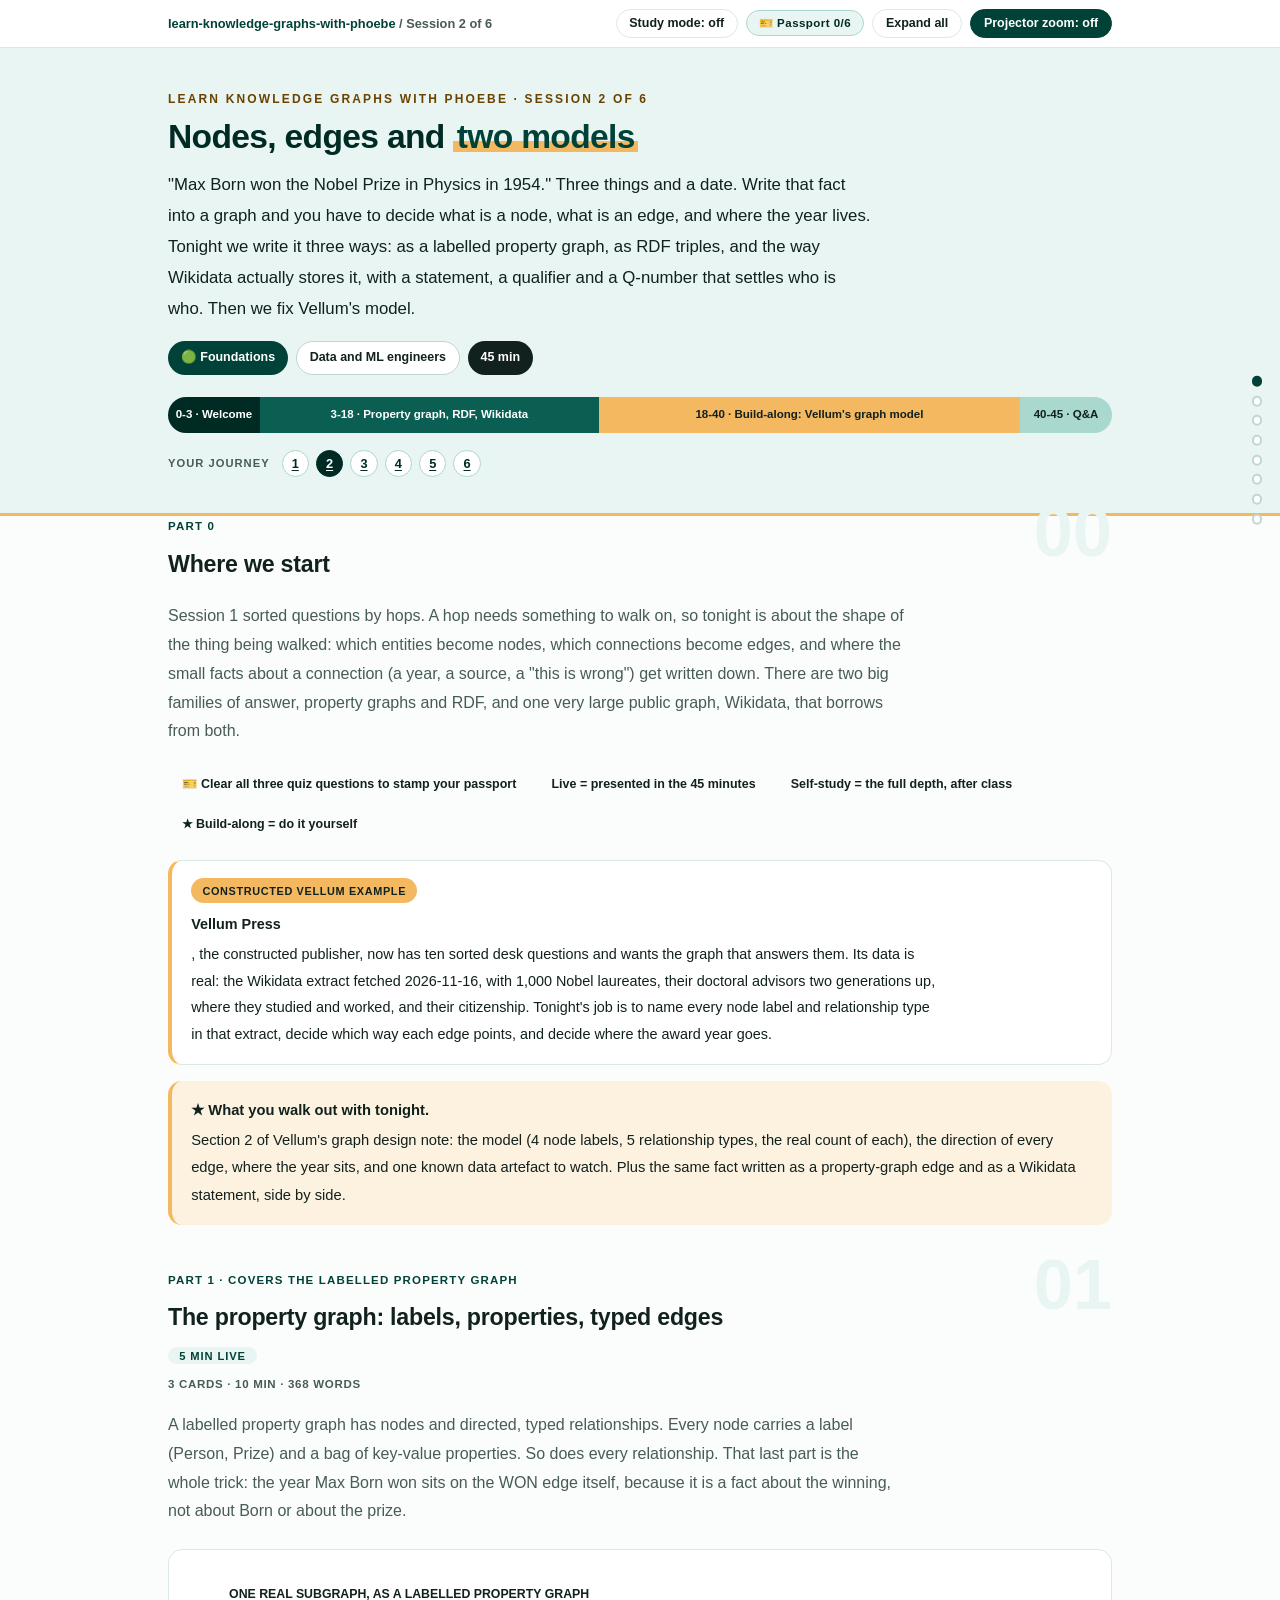
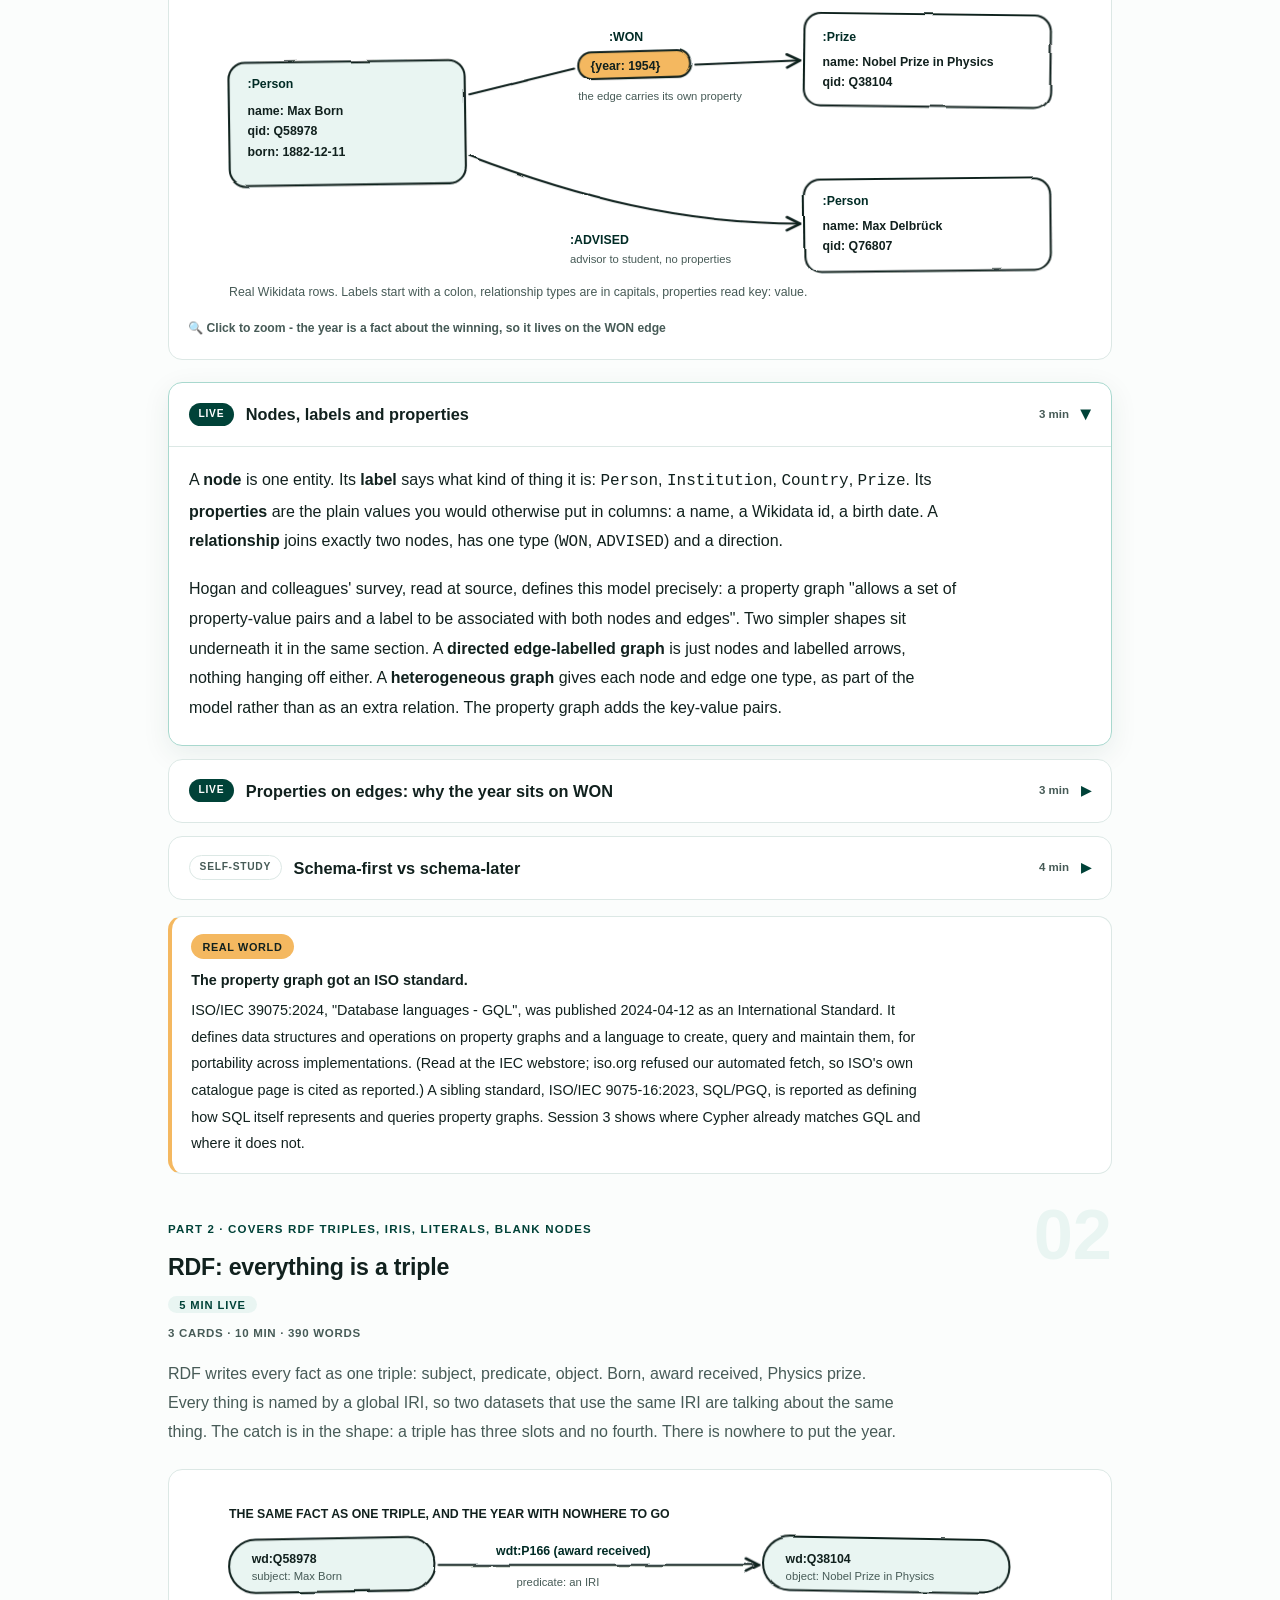
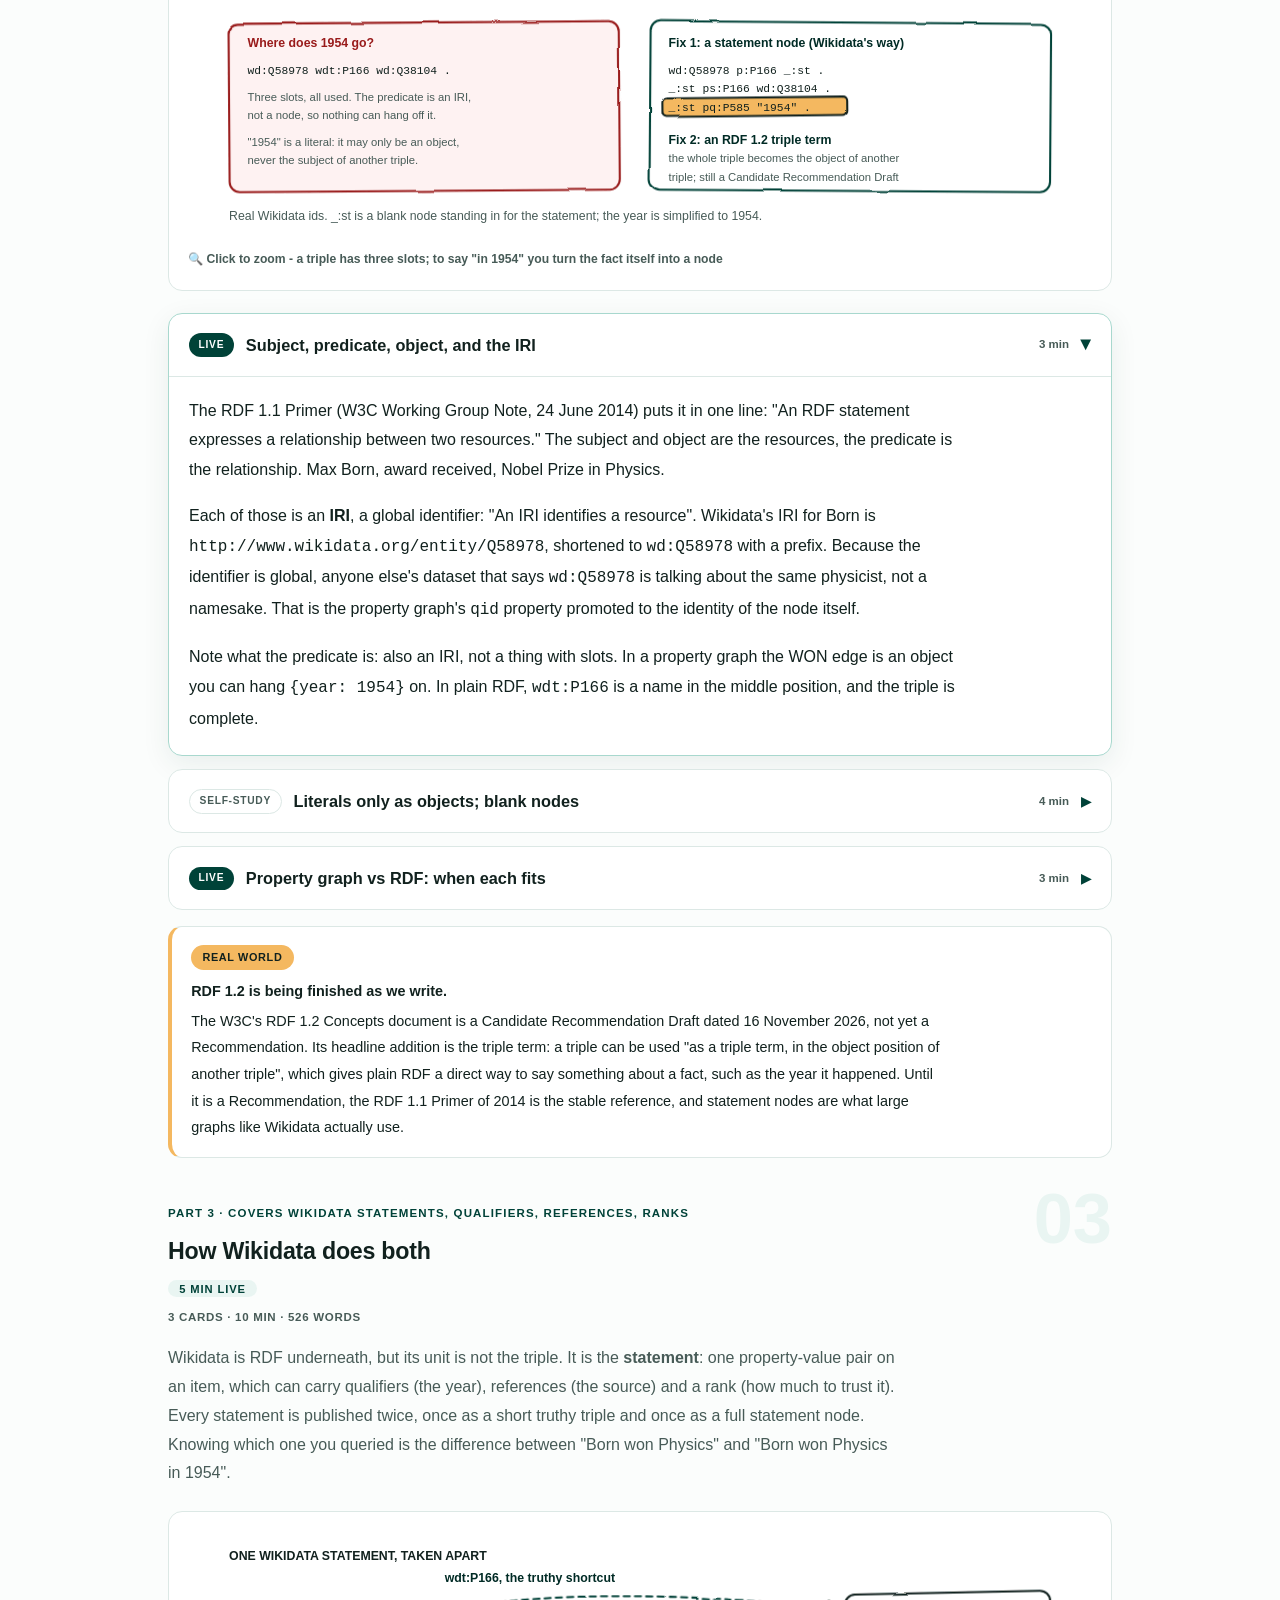
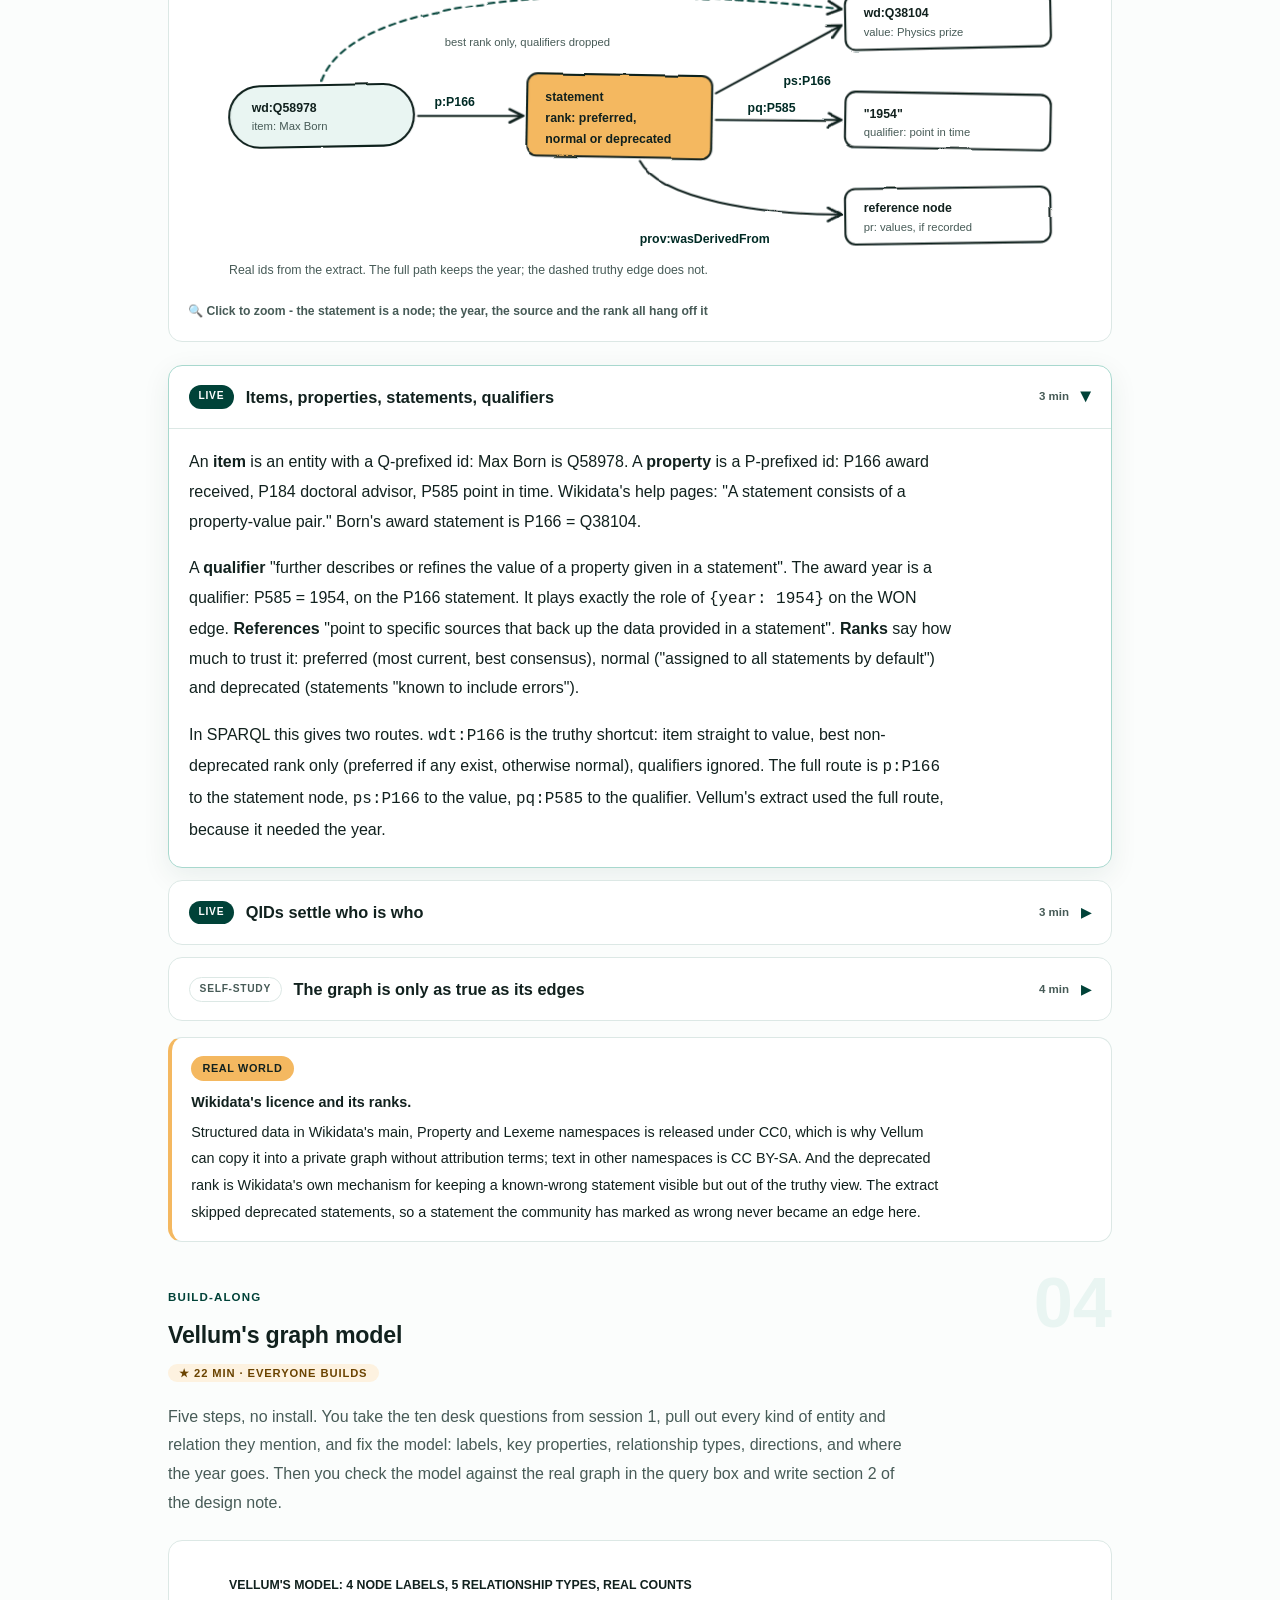
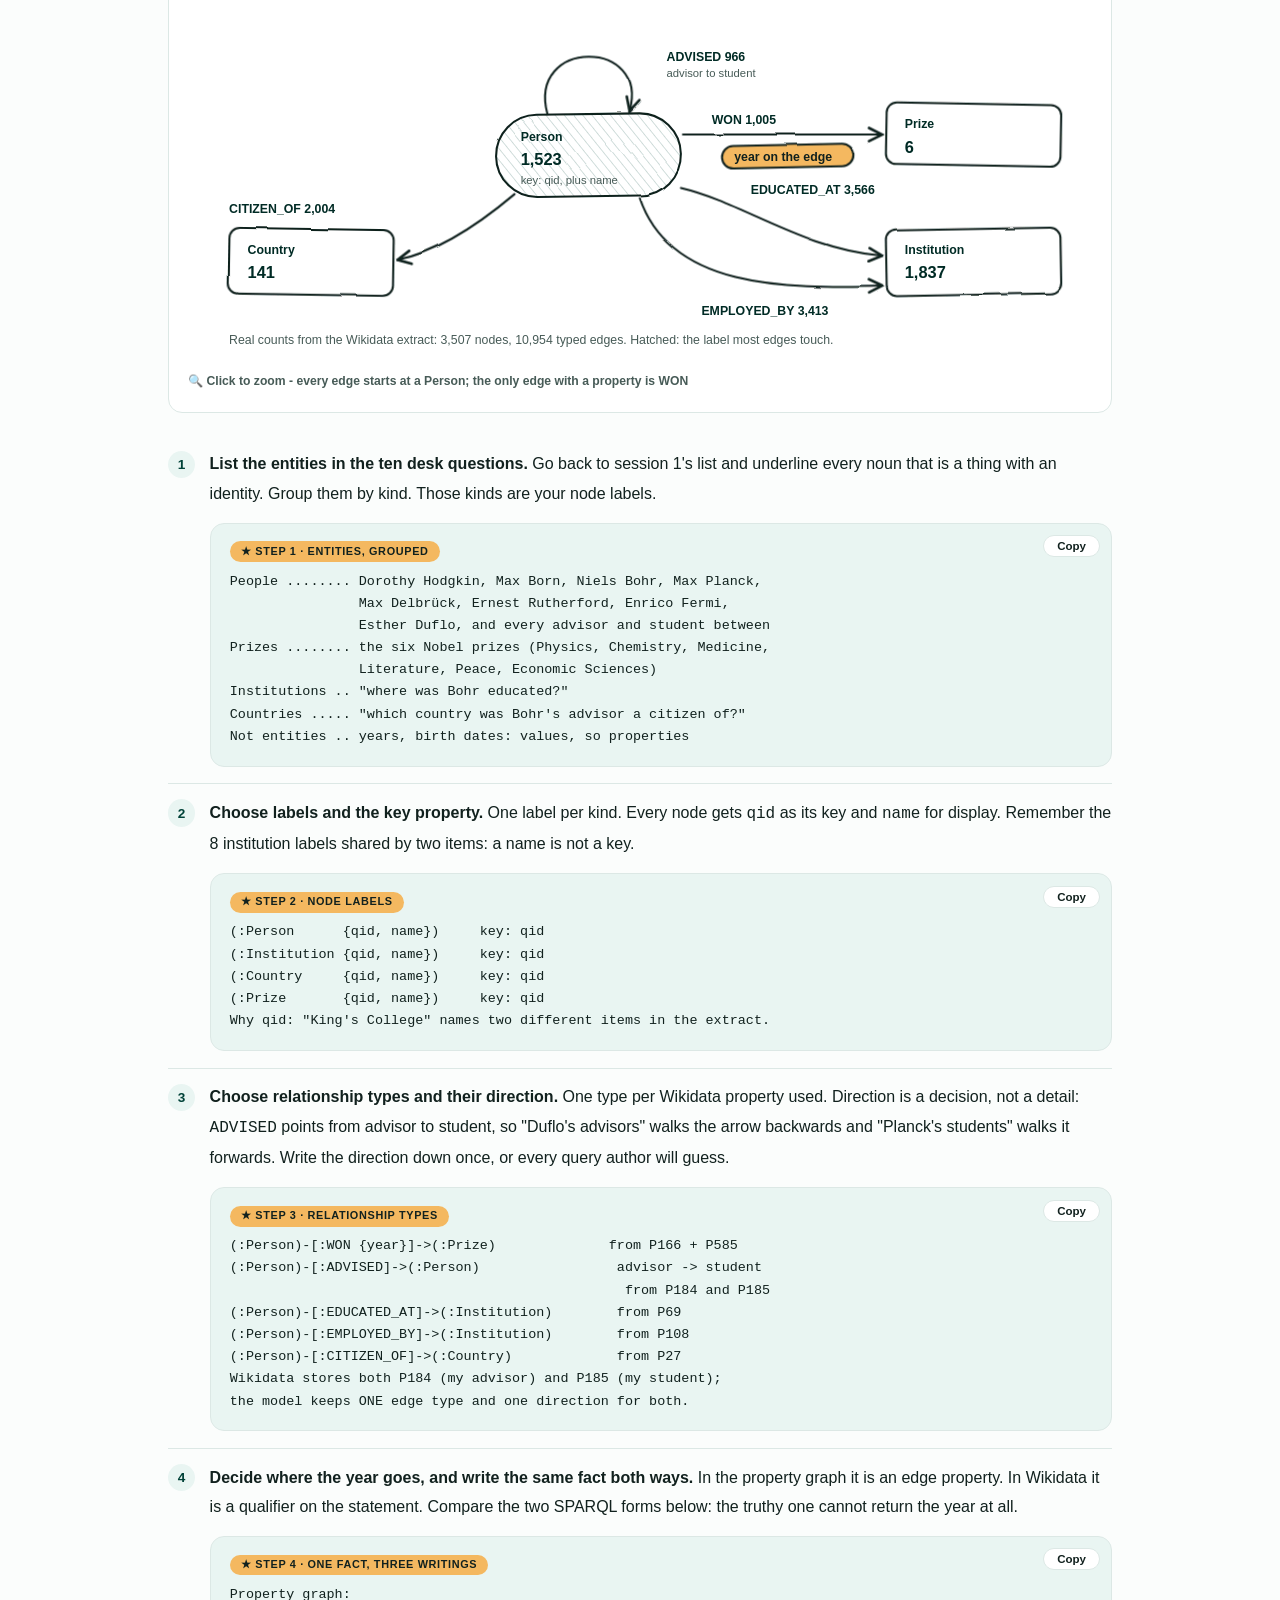
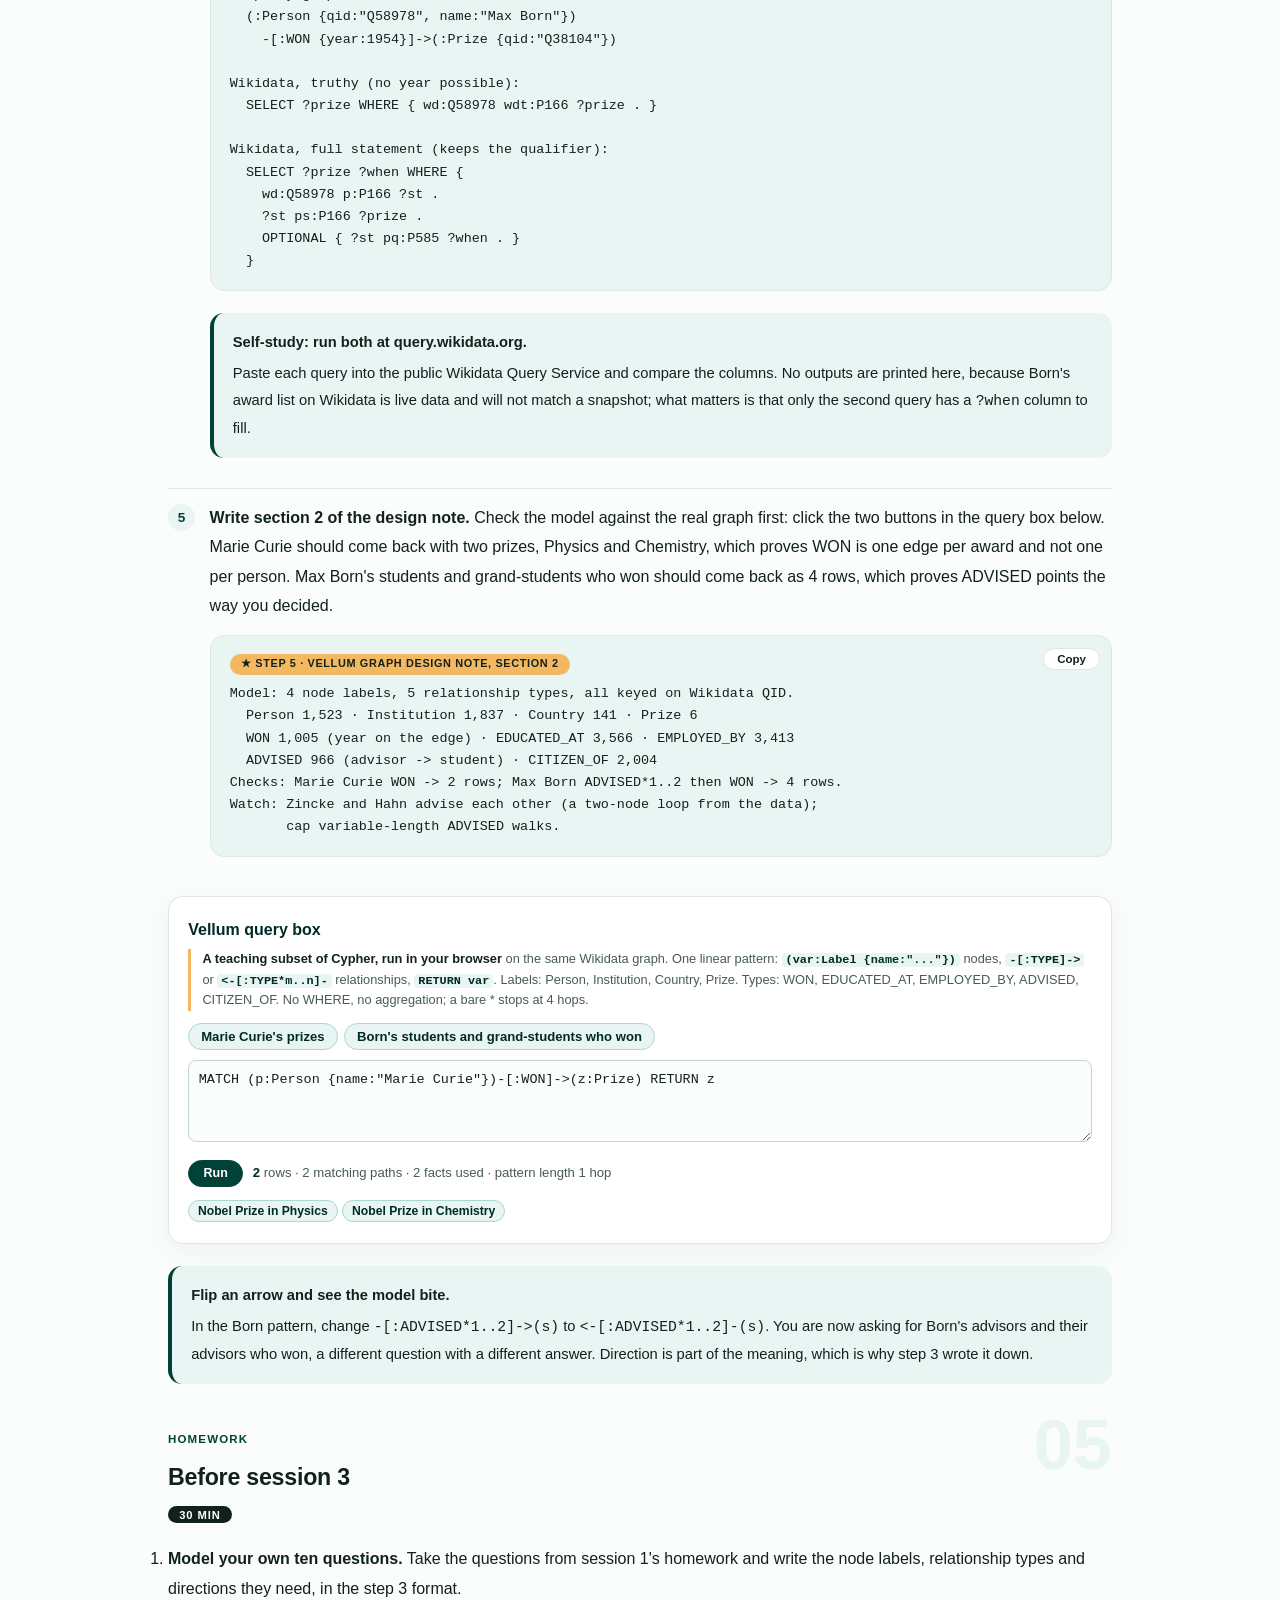
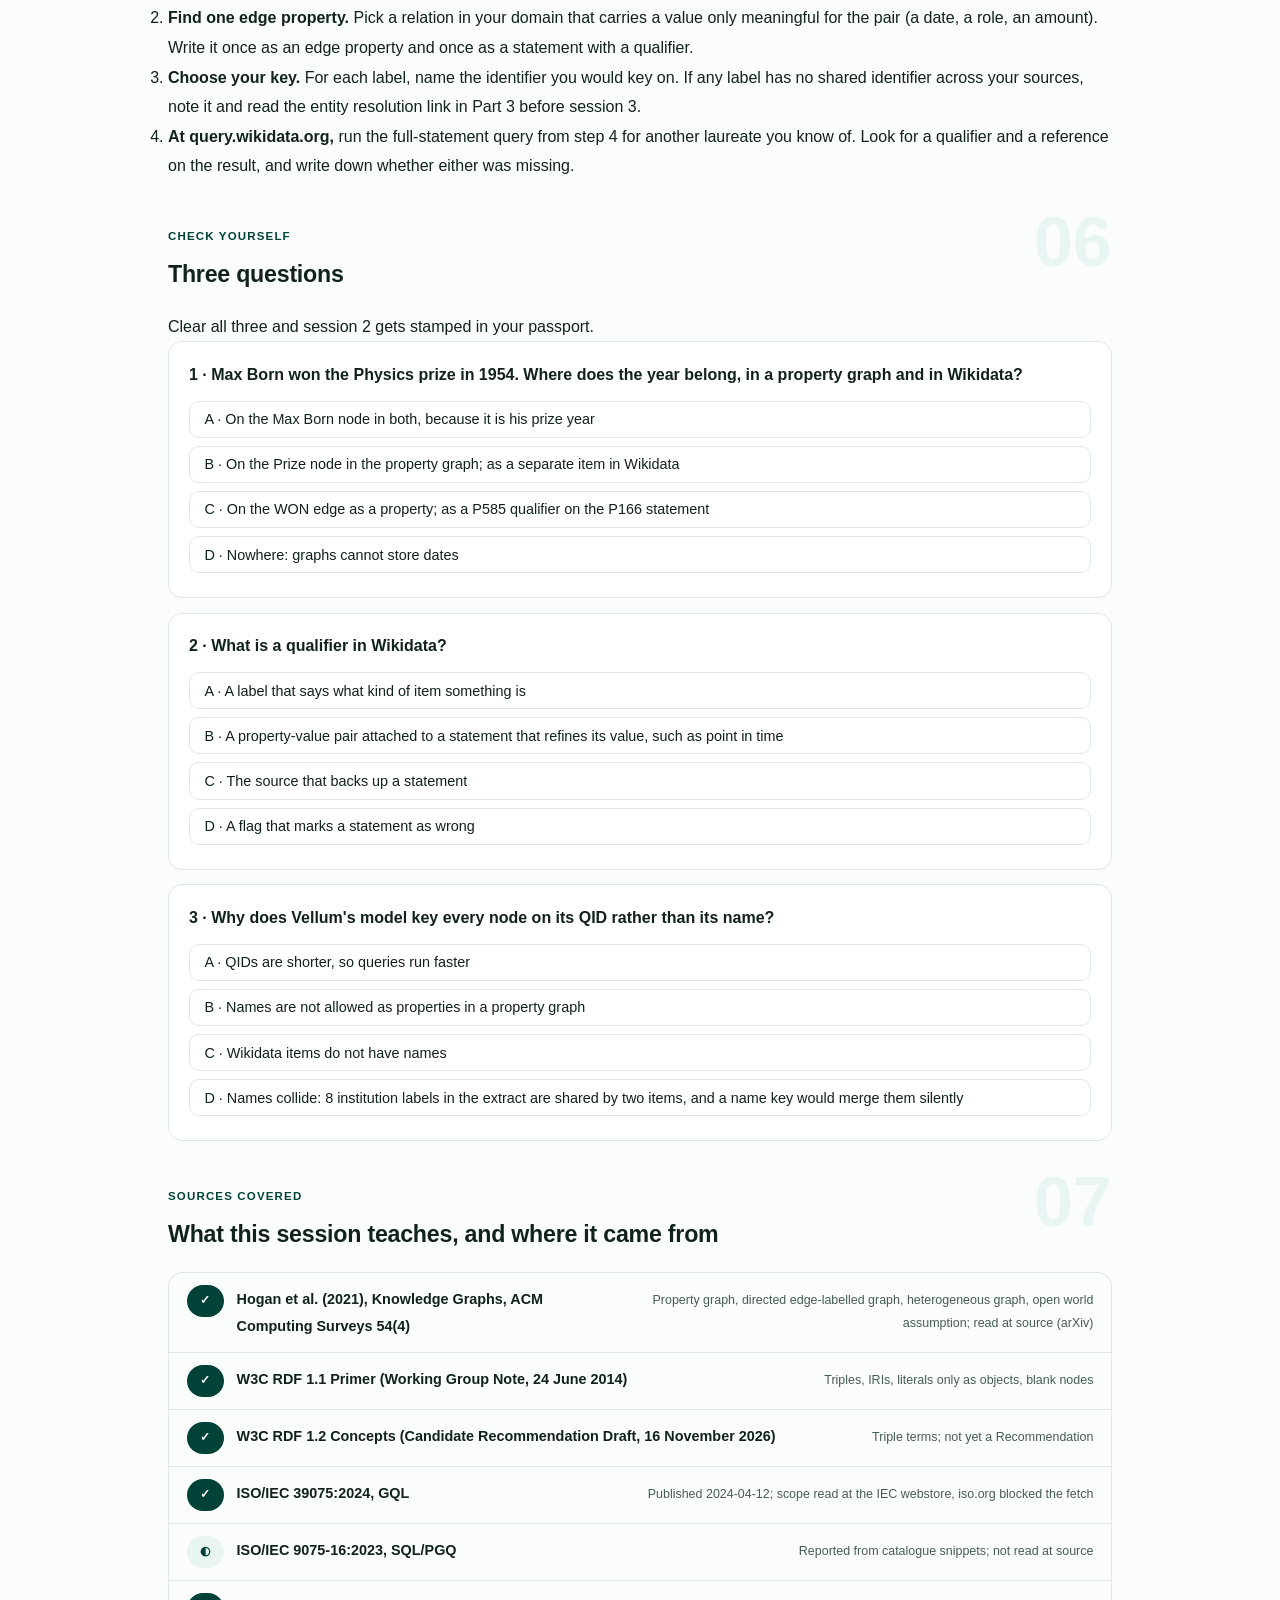
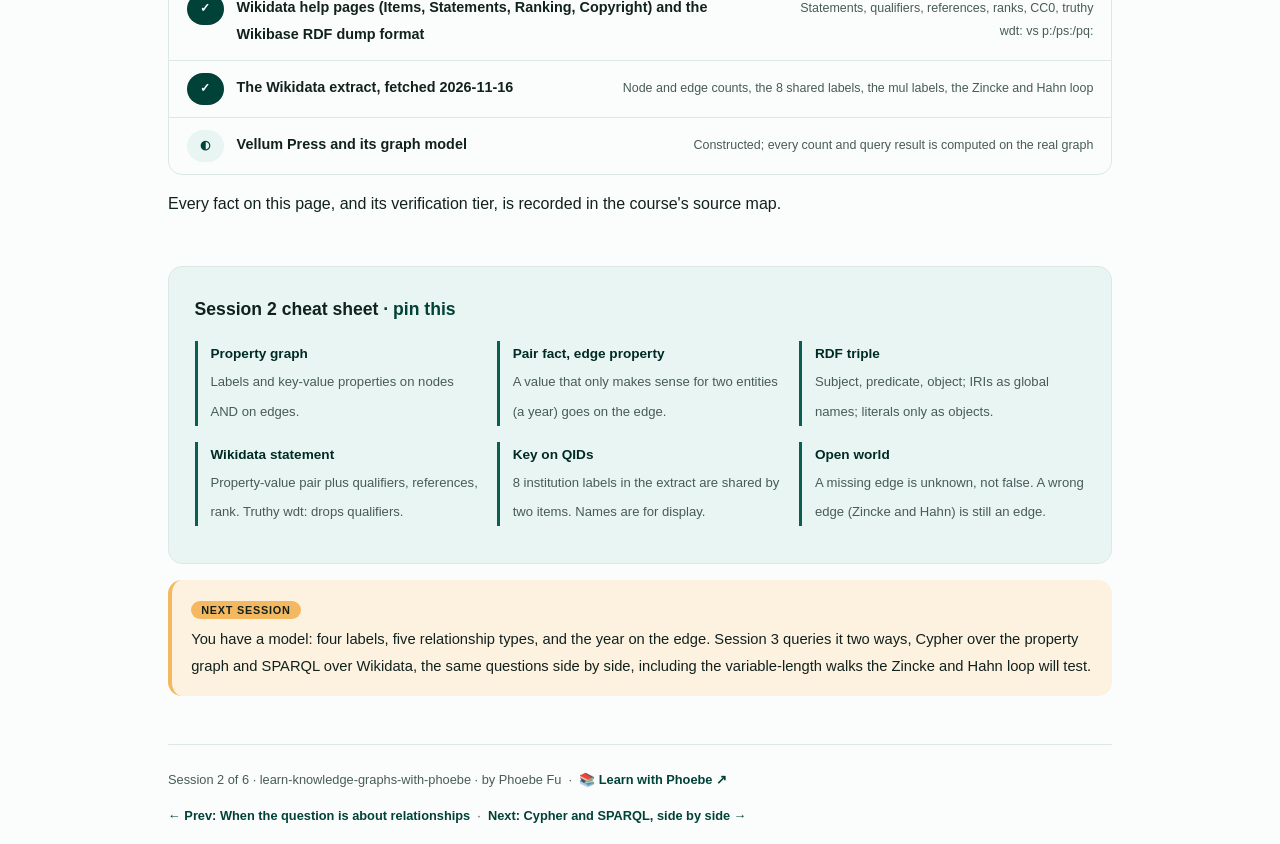
<file: courses/02-nodes-edges-and-two-models.html>
<!DOCTYPE html>
<html lang="en">
<head>
<meta charset="UTF-8">
<meta name="viewport" content="width=device-width, initial-scale=1.0">
<!-- social:start -->
<meta name="description" content="Session 2 of 6. The labelled property graph, the same facts as RDF triples, and how Wikidata does both with statements, qualifiers, references and ranks. Build Vellum's graph model on real Wikidata rows: 4 node labels, 5 relationship types.">
<meta property="og:type" content="article">
<meta property="og:site_name" content="Learn with Phoebe">
<meta property="og:title" content="Nodes, edges and two models - learn knowledge graphs with phoebe">
<meta property="og:description" content="Session 2 of 6. Max Born won the Physics prize in 1954. Where does the year go? On the edge, on a statement node, or nowhere at all.">
<meta property="og:url" content="https://phoebefu6.github.io/learn-knowledge-graphs-with-phoebe/courses/02-nodes-edges-and-two-models.html">
<meta property="og:image" content="https://phoebefu6.github.io/learn-knowledge-graphs-with-phoebe/assets/og-cover.png">
<meta property="og:image:width" content="1200">
<meta property="og:image:height" content="630">
<meta name="twitter:card" content="summary_large_image">
<meta name="twitter:title" content="Nodes, edges and two models - learn knowledge graphs with phoebe">
<meta name="twitter:description" content="Session 2 of 6. Property graphs, RDF triples, Wikidata statements, and the year that has to live somewhere.">
<meta name="twitter:image" content="https://phoebefu6.github.io/learn-knowledge-graphs-with-phoebe/assets/og-cover.png">
<!-- social:end -->
<title>Session 2 · Nodes, edges and two models - learn knowledge graphs with phoebe</title>
<link rel="stylesheet" href="../assets/style.css?v=3">
</head>
<body>

<div class="toolbar">
  <div class="wrap">
    <span class="crumb"><a href="../index.html">learn-knowledge-graphs-with-phoebe</a> / Session 2 of 6</span>
    <button class="btn" id="toggle-all" type="button">Expand all</button>
    <button class="btn primary" id="zoom-toggle" type="button">Projector zoom: off</button>
  </div>
</div>

<header class="masthead">
  <div class="wrap">
    <div class="eyebrow">Learn Knowledge Graphs with Phoebe · Session 2 of 6</div>
    <h1>Nodes, edges and <span class="accent">two models</span></h1>
    <p class="sub">"Max Born won the Nobel Prize in Physics in 1954." Three things and a date. Write that fact into a graph and you have to decide what is a node, what is an edge, and where the year lives. Tonight we write it three ways: as a labelled property graph, as RDF triples, and the way Wikidata actually stores it, with a statement, a qualifier and a Q-number that settles who is who. Then we fix Vellum's model.</p>
    <div class="chip-row">
      <span class="chip level">🟢 Foundations</span>
      <span class="chip audience">Data and ML engineers</span>
      <span class="chip time">45 min</span>
    </div>
    <div class="agenda">
      <span class="a1" style="flex:1">0-3 · Welcome</span>
      <span class="a2" style="flex:4">3-18 · Property graph, RDF, Wikidata</span>
      <span class="a3" style="flex:5">18-40 · Build-along: Vellum's graph model</span>
      <span class="a4" style="flex:1">40-45 · Q&amp;A</span>
    </div>
  </div>
</header>

<main class="wrap">

  <section class="section" id="intro">
    <div class="section-kicker">
      <span class="klabel">Part 0</span>
      <h2>Where we start</h2>
    </div>
    <p class="lede">Session 1 sorted questions by hops. A hop needs something to walk on, so tonight is about the shape of the thing being walked: which entities become nodes, which connections become edges, and where the small facts about a connection (a year, a source, a "this is wrong") get written down. There are two big families of answer, property graphs and RDF, and one very large public graph, Wikidata, that borrows from both.</p>

    <div class="legend">
      <span class="pill">🎫 Clear all three quiz questions to stamp your passport</span>
      <span class="pill">Live = presented in the 45 minutes</span>
      <span class="pill">Self-study = the full depth, after class</span>
      <span class="pill">★ Build-along = do it yourself</span>
    </div>

    <div class="callout example">
      <span class="ex-pill">Constructed Vellum example</span>
      <p><strong>Vellum Press</strong>, the constructed publisher, now has ten sorted desk questions and wants the graph that answers them. Its data is real: the Wikidata extract fetched 2026-11-16, with 1,000 Nobel laureates, their doctoral advisors two generations up, where they studied and worked, and their citizenship. Tonight's job is to name every node label and relationship type in that extract, decide which way each edge points, and decide where the award year goes.</p>
    </div>

    <div class="callout win">
      <p><strong>★ What you walk out with tonight.</strong> Section 2 of Vellum's graph design note: the model (4 node labels, 5 relationship types, the real count of each), the direction of every edge, where the year sits, and one known data artefact to watch. Plus the same fact written as a property-graph edge and as a Wikidata statement, side by side.</p>
    </div>
  </section>

  <section class="section" id="part-1">
    <div class="section-kicker">
      <span class="klabel">Part 1 · covers the labelled property graph</span>
      <h2>The property graph: labels, properties, typed edges</h2>
      <span class="tag concept">5 min live</span>
    </div>
    <p class="lede">A labelled property graph has nodes and directed, typed relationships. Every node carries a label (Person, Prize) and a bag of key-value properties. So does every relationship. That last part is the whole trick: the year Max Born won sits on the WON edge itself, because it is a fact about the winning, not about Born or about the prize.</p>

    <figure class="zoomable">
      <svg viewBox="0 0 880 330" xmlns="http://www.w3.org/2000/svg" role="img" aria-label="One real subgraph from Wikidata drawn as a property graph. A node labelled Person with properties name Max Born, qid Q58978, born 1882-12-11. A WON relationship carrying the property year 1954 points to a node labelled Prize, name Nobel Prize in Physics, qid Q38104. An ADVISED relationship with no properties points from Max Born to a Person node, Max Delbrück, qid Q76807.">
        <defs>
          <filter id="k2aSk" x="-3%" y="-3%" width="106%" height="106%"><feTurbulence type="fractalNoise" baseFrequency="0.02" numOctaves="2" seed="52" result="n"/><feDisplacementMap in="SourceGraphic" in2="n" scale="2.4" xChannelSelector="R" yChannelSelector="G"/></filter>
          <marker id="k2aAr" viewBox="0 0 10 10" refX="9" refY="5" markerWidth="8" markerHeight="8" orient="auto"><path d="M1 1 L9 5 L1 9" fill="none" stroke="#11211E" stroke-width="1.6" stroke-linecap="round"/></marker>
        </defs>
        <style>
          .k2aH { font: 800 12px Inter, sans-serif; fill: #11211E; }
          .k2aL { font: 600 12px Inter, sans-serif; fill: #11211E; }
          .k2aS { font: 400 11px Inter, sans-serif; fill: #475B57; }
          .k2aP { font: 800 12px Inter, sans-serif; fill: #002B25; }
          .k2aN { font: 400 12px Inter, sans-serif; fill: #475B57; }
        </style>

        <text class="k2aH" x="40" y="28">ONE REAL SUBGRAPH, AS A LABELLED PROPERTY GRAPH</text>

        <g filter="url(#k2aSk)" fill="none" stroke="#11211E" stroke-width="2" stroke-linecap="round" stroke-linejoin="round">
          <rect x="40" y="90" width="230" height="120" rx="16" transform="rotate(-0.8 155 150)" fill="#E9F5F2"/>
          <rect x="600" y="44" width="240" height="90" rx="16" transform="rotate(0.7 720 89)" fill="#FFFFFF"/>
          <rect x="600" y="204" width="240" height="90" rx="16" transform="rotate(-0.6 720 249)" fill="#FFFFFF"/>
          <rect x="380" y="80" width="110" height="26" rx="13" transform="rotate(-1.5 435 93)" fill="#F4B860"/>
          <path d="M274 122 L376 97"/>
          <path d="M494 93 L596 89" marker-end="url(#k2aAr)"/>
          <path d="M274 182 C380 222 480 248 596 248" marker-end="url(#k2aAr)"/>
        </g>

        <text class="k2aP" x="58" y="116">:Person</text>
        <text class="k2aL" x="58" y="142">name: Max Born</text>
        <text class="k2aL" x="58" y="162">qid: Q58978</text>
        <text class="k2aL" x="58" y="182">born: 1882-12-11</text>

        <text class="k2aP" x="618" y="70">:Prize</text>
        <text class="k2aL" x="618" y="94">name: Nobel Prize in Physics</text>
        <text class="k2aL" x="618" y="114">qid: Q38104</text>

        <text class="k2aP" x="618" y="230">:Person</text>
        <text class="k2aL" x="618" y="254">name: Max Delbrück</text>
        <text class="k2aL" x="618" y="274">qid: Q76807</text>

        <text class="k2aP" x="410" y="70">:WON</text>
        <text class="k2aL" x="392" y="98">{year: 1954}</text>
        <text class="k2aS" x="380" y="128">the edge carries its own property</text>

        <text class="k2aP" x="372" y="268">:ADVISED</text>
        <text class="k2aS" x="372" y="286">advisor to student, no properties</text>

        <text class="k2aN" x="40" y="318">Real Wikidata rows. Labels start with a colon, relationship types are in capitals, properties read key: value.</text>
      </svg>
      <figcaption>🔍 Click to zoom - the year is a fact about the winning, so it lives on the WON edge</figcaption>
    </figure>

    <details class="card" open>
      <summary><span class="mode live">Live</span>Nodes, labels and properties<span class="mini">3 min</span><span class="caret">▶</span></summary>
      <div class="body">
        <p>A <strong>node</strong> is one entity. Its <strong>label</strong> says what kind of thing it is: <code>Person</code>, <code>Institution</code>, <code>Country</code>, <code>Prize</code>. Its <strong>properties</strong> are the plain values you would otherwise put in columns: a name, a Wikidata id, a birth date. A <strong>relationship</strong> joins exactly two nodes, has one type (<code>WON</code>, <code>ADVISED</code>) and a direction.</p>
        <p>Hogan and colleagues' survey, read at source, defines this model precisely: a property graph "allows a set of property-value pairs and a label to be associated with both nodes and edges". Two simpler shapes sit underneath it in the same section. A <strong>directed edge-labelled graph</strong> is just nodes and labelled arrows, nothing hanging off either. A <strong>heterogeneous graph</strong> gives each node and edge one type, as part of the model rather than as an extra relation. The property graph adds the key-value pairs.</p>
      </div>
    </details>

    <details class="card">
      <summary><span class="mode live">Live</span>Properties on edges: why the year sits on WON<span class="mini">3 min</span><span class="caret">▶</span></summary>
      <div class="body">
        <p>Try the alternatives. Put <code>year: 1954</code> on Max Born and it breaks the moment someone wins twice: Marie Curie won Physics in 1903 and Chemistry in 1911, and in the extract she has two WON edges. Put the year on the Physics prize node and it is nonsense, because the prize was awarded every year. The year describes one person winning one prize, which is exactly what one edge is.</p>
        <p>The test generalises. When a value only makes sense for a pair of entities (a year, a role, a start and end date, a share), it belongs on the edge. When it makes sense for one entity alone (a name, a birth date), it belongs on the node.</p>
      </div>
    </details>

    <details class="card">
      <summary><span class="mode self">Self-study</span>Schema-first vs schema-later<span class="mini">4 min</span><span class="caret">▶</span></summary>
      <div class="body">
        <p>Most property graph stores let you write any label and any property without declaring them first: schema-later. You load the data, then add constraints (this label must have a unique <code>qid</code>) as you learn what you need. Relational databases are schema-first: the table exists before the row.</p>
        <p>Schema-later is why adding a new relationship type is not a migration, the point session 1 made. It is also why a typo becomes a new type silently: <code>ADVISOR</code> next to <code>ADVISED</code> and half your edges vanish from every query. The build-along tonight writes the schema down anyway, as a short list in the design note, because a model nobody wrote down is a model nobody can check.</p>
      </div>
    </details>

    <div class="callout example">
      <span class="ex-pill">Real world</span>
      <p><strong>The property graph got an ISO standard.</strong> ISO/IEC 39075:2024, "Database languages - GQL", was published 2024-04-12 as an International Standard. It defines data structures and operations on property graphs and a language to create, query and maintain them, for portability across implementations. (Read at the IEC webstore; iso.org refused our automated fetch, so ISO's own catalogue page is cited as reported.) A sibling standard, ISO/IEC 9075-16:2023, SQL/PGQ, is reported as defining how SQL itself represents and queries property graphs. Session 3 shows where Cypher already matches GQL and where it does not.</p>
    </div>
  </section>

  <section class="section" id="part-2">
    <div class="section-kicker">
      <span class="klabel">Part 2 · covers RDF triples, IRIs, literals, blank nodes</span>
      <h2>RDF: everything is a triple</h2>
      <span class="tag concept">5 min live</span>
    </div>
    <p class="lede">RDF writes every fact as one triple: subject, predicate, object. Born, award received, Physics prize. Every thing is named by a global IRI, so two datasets that use the same IRI are talking about the same thing. The catch is in the shape: a triple has three slots and no fourth. There is nowhere to put the year.</p>

    <figure class="zoomable">
      <svg viewBox="0 0 880 340" xmlns="http://www.w3.org/2000/svg" role="img" aria-label="The fact Max Born won the Nobel Prize in Physics as one RDF triple: subject wd:Q58978, predicate wdt:P166 award received, object wd:Q38104. Below, a failure panel: the triple has no slot for the year 1954, the predicate is an IRI not a node, and a literal can only be an object. A fix panel: a statement node, written as three triples with p:P166, ps:P166 and pq:P585 1954; and RDF 1.2 triple terms, where a whole triple becomes the object of another triple, still a Candidate Recommendation Draft dated 16 November 2026.">
        <defs>
          <filter id="k2bSk" x="-3%" y="-3%" width="106%" height="106%"><feTurbulence type="fractalNoise" baseFrequency="0.02" numOctaves="2" seed="64" result="n"/><feDisplacementMap in="SourceGraphic" in2="n" scale="2.4" xChannelSelector="R" yChannelSelector="G"/></filter>
          <marker id="k2bAr" viewBox="0 0 10 10" refX="9" refY="5" markerWidth="8" markerHeight="8" orient="auto"><path d="M1 1 L9 5 L1 9" fill="none" stroke="#11211E" stroke-width="1.6" stroke-linecap="round"/></marker>
        </defs>
        <style>
          .k2bH { font: 800 12px Inter, sans-serif; fill: #11211E; }
          .k2bL { font: 600 12px Inter, sans-serif; fill: #11211E; }
          .k2bS { font: 400 11px Inter, sans-serif; fill: #475B57; }
          .k2bP { font: 800 12px Inter, sans-serif; fill: #002B25; }
          .k2bR { font: 800 12px Inter, sans-serif; fill: #991B1B; }
          .k2bC { font: 500 11px ui-monospace, Menlo, monospace; fill: #11211E; }
          .k2bN { font: 400 12px Inter, sans-serif; fill: #475B57; }
        </style>

        <text class="k2bH" x="40" y="28">THE SAME FACT AS ONE TRIPLE, AND THE YEAR WITH NOWHERE TO GO</text>

        <g filter="url(#k2bSk)" fill="none" stroke="#11211E" stroke-width="2" stroke-linecap="round" stroke-linejoin="round">
          <rect x="40" y="48" width="200" height="52" rx="26" transform="rotate(-1 140 74)" fill="#E9F5F2"/>
          <rect x="560" y="48" width="240" height="52" rx="26" transform="rotate(1 680 74)" fill="#E9F5F2"/>
          <path d="M244 74 L556 74" marker-end="url(#k2bAr)"/>
          <rect x="40" y="130" width="380" height="164" rx="10" transform="rotate(-0.4 230 212)" fill="#FEF2F2" stroke="#991B1B"/>
          <rect x="450" y="130" width="390" height="164" rx="10" transform="rotate(0.4 645 212)" fill="#FFFFFF" stroke="#004238"/>
          <rect x="462" y="203" width="180" height="18" rx="4" transform="rotate(-0.6 552 212)" fill="#F4B860"/>
        </g>

        <text class="k2bL" x="62" y="72">wd:Q58978</text>
        <text class="k2bS" x="62" y="89">subject: Max Born</text>
        <text class="k2bP" x="300" y="64">wdt:P166 (award received)</text>
        <text class="k2bS" x="320" y="94">predicate: an IRI</text>
        <text class="k2bL" x="582" y="72">wd:Q38104</text>
        <text class="k2bS" x="582" y="89">object: Nobel Prize in Physics</text>

        <text class="k2bR" x="58" y="154">Where does 1954 go?</text>
        <text class="k2bC" x="58" y="180">wd:Q58978 wdt:P166 wd:Q38104 .</text>
        <text class="k2bS" x="58" y="206">Three slots, all used. The predicate is an IRI,</text>
        <text class="k2bS" x="58" y="224">not a node, so nothing can hang off it.</text>
        <text class="k2bS" x="58" y="250">"1954" is a literal: it may only be an object,</text>
        <text class="k2bS" x="58" y="268">never the subject of another triple.</text>

        <text class="k2bP" x="468" y="154">Fix 1: a statement node (Wikidata's way)</text>
        <text class="k2bC" x="468" y="180">wd:Q58978 p:P166 _:st .</text>
        <text class="k2bC" x="468" y="198">_:st ps:P166 wd:Q38104 .</text>
        <text class="k2bC" x="468" y="216">_:st pq:P585 "1954" .</text>
        <text class="k2bP" x="468" y="248">Fix 2: an RDF 1.2 triple term</text>
        <text class="k2bS" x="468" y="266">the whole triple becomes the object of another</text>
        <text class="k2bS" x="468" y="284">triple; still a Candidate Recommendation Draft</text>

        <text class="k2bN" x="40" y="322">Real Wikidata ids. _:st is a blank node standing in for the statement; the year is simplified to 1954.</text>
      </svg>
      <figcaption>🔍 Click to zoom - a triple has three slots; to say "in 1954" you turn the fact itself into a node</figcaption>
    </figure>

    <details class="card" open>
      <summary><span class="mode live">Live</span>Subject, predicate, object, and the IRI<span class="mini">3 min</span><span class="caret">▶</span></summary>
      <div class="body">
        <p>The RDF 1.1 Primer (W3C Working Group Note, 24 June 2014) puts it in one line: "An RDF statement expresses a relationship between two resources." The subject and object are the resources, the predicate is the relationship. Max Born, award received, Nobel Prize in Physics.</p>
        <p>Each of those is an <strong>IRI</strong>, a global identifier: "An IRI identifies a resource". Wikidata's IRI for Born is <code>http://www.wikidata.org/entity/Q58978</code>, shortened to <code>wd:Q58978</code> with a prefix. Because the identifier is global, anyone else's dataset that says <code>wd:Q58978</code> is talking about the same physicist, not a namesake. That is the property graph's <code>qid</code> property promoted to the identity of the node itself.</p>
        <p>Note what the predicate is: also an IRI, not a thing with slots. In a property graph the WON edge is an object you can hang <code>{year: 1954}</code> on. In plain RDF, <code>wdt:P166</code> is a name in the middle position, and the triple is complete.</p>
      </div>
    </details>

    <details class="card">
      <summary><span class="mode self">Self-study</span>Literals only as objects; blank nodes<span class="mini">4 min</span><span class="caret">▶</span></summary>
      <div class="body">
        <p><strong>Literals</strong> are the plain values: strings, numbers, dates. The Primer: "Literals are basic values that are not IRIs", and they "may only appear in the object position of a triple." So "1954" can be the end of a triple, never the start of one. You cannot say anything further about a literal.</p>
        <p><strong>Blank nodes</strong> are resources without a global identifier, "like simple variables in algebra"; they can be a subject or an object. They are how RDF says "there is a something here" without naming it, which is exactly what the year problem needs: a something that stands for "this particular award", with the person, the prize and the year all attached to it. The figure's <code>_:st</code> is one, standing in for Wikidata's statement node.</p>
      </div>
    </details>

    <details class="card">
      <summary><span class="mode live">Live</span>Property graph vs RDF: when each fits<span class="mini">3 min</span><span class="caret">▶</span></summary>
      <div class="body">
        <table class="clean">
          <tr><th>You need</th><th>Property graph</th><th>RDF</th></tr>
          <tr><td>Facts about a relationship (year, role, weight)</td><td>Native: properties on the edge</td><td>A statement node, or RDF 1.2 triple terms</td></tr>
          <tr><td>Identity that survives across datasets</td><td>A property you choose (here <code>qid</code>)</td><td>Native: every resource is an IRI</td></tr>
          <tr><td>Merging data from many publishers</td><td>An import job per source</td><td>Same IRIs, the graphs simply union</td></tr>
          <tr><td>Query language</td><td>Cypher today, GQL as the ISO standard</td><td>SPARQL, a W3C Recommendation</td></tr>
          <tr><td>Typical home</td><td>An application's own graph store</td><td>Public, linked, shared data such as Wikidata</td></tr>
        </table>
        <p>Neither wins outright. Vellum's graph is one team's working copy of a public dataset, so it will be a property graph that keeps the public identifier (the QID) as a property. Session 3 runs the same questions in both query languages.</p>
      </div>
    </details>

    <div class="callout example">
      <span class="ex-pill">Real world</span>
      <p><strong>RDF 1.2 is being finished as we write.</strong> The W3C's RDF 1.2 Concepts document is a Candidate Recommendation Draft dated 16 November 2026, not yet a Recommendation. Its headline addition is the triple term: a triple can be used "as a triple term, in the object position of another triple", which gives plain RDF a direct way to say something about a fact, such as the year it happened. Until it is a Recommendation, the RDF 1.1 Primer of 2014 is the stable reference, and statement nodes are what large graphs like Wikidata actually use.</p>
    </div>
  </section>

  <section class="section" id="part-3">
    <div class="section-kicker">
      <span class="klabel">Part 3 · covers Wikidata statements, qualifiers, references, ranks</span>
      <h2>How Wikidata does both</h2>
      <span class="tag concept">5 min live</span>
    </div>
    <p class="lede">Wikidata is RDF underneath, but its unit is not the triple. It is the <strong>statement</strong>: one property-value pair on an item, which can carry qualifiers (the year), references (the source) and a rank (how much to trust it). Every statement is published twice, once as a short truthy triple and once as a full statement node. Knowing which one you queried is the difference between "Born won Physics" and "Born won Physics in 1954".</p>

    <figure class="zoomable">
      <svg viewBox="0 0 880 350" xmlns="http://www.w3.org/2000/svg" role="img" aria-label="Anatomy of one Wikidata statement. The item wd:Q58978, Max Born, links by p:P166 to a statement node. The statement node has a rank, preferred, normal or deprecated. From the statement, ps:P166 leads to the value wd:Q38104, the Nobel Prize in Physics; pq:P585 leads to the qualifier 1954, point in time; prov:wasDerivedFrom leads to a reference node with pr: values. A dashed shortcut, wdt:P166, links the item straight to the value: the truthy triple, best rank only, qualifiers dropped.">
        <defs>
          <filter id="k2cSk" x="-3%" y="-3%" width="106%" height="106%"><feTurbulence type="fractalNoise" baseFrequency="0.02" numOctaves="2" seed="77" result="n"/><feDisplacementMap in="SourceGraphic" in2="n" scale="2.4" xChannelSelector="R" yChannelSelector="G"/></filter>
          <marker id="k2cAr" viewBox="0 0 10 10" refX="9" refY="5" markerWidth="8" markerHeight="8" orient="auto"><path d="M1 1 L9 5 L1 9" fill="none" stroke="#11211E" stroke-width="1.6" stroke-linecap="round"/></marker>
        </defs>
        <style>
          .k2cH { font: 800 12px Inter, sans-serif; fill: #11211E; }
          .k2cL { font: 600 12px Inter, sans-serif; fill: #11211E; }
          .k2cS { font: 400 11px Inter, sans-serif; fill: #475B57; }
          .k2cP { font: 800 12px Inter, sans-serif; fill: #002B25; }
          .k2cN { font: 400 12px Inter, sans-serif; fill: #475B57; }
        </style>

        <text class="k2cH" x="40" y="28">ONE WIKIDATA STATEMENT, TAKEN APART</text>

        <g filter="url(#k2cSk)" fill="none" stroke="#11211E" stroke-width="2" stroke-linecap="round" stroke-linejoin="round">
          <rect x="40" y="150" width="180" height="60" rx="30" transform="rotate(-1 130 180)" fill="#E9F5F2"/>
          <rect x="330" y="140" width="180" height="80" rx="10" transform="rotate(1 420 180)" fill="#F4B860"/>
          <rect x="640" y="60" width="200" height="54" rx="10" transform="rotate(-1.2 740 87)" fill="#FFFFFF"/>
          <rect x="640" y="158" width="200" height="54" rx="10" transform="rotate(1 740 185)" fill="#FFFFFF"/>
          <rect x="640" y="250" width="200" height="54" rx="10" transform="rotate(-0.8 740 277)" fill="#FFFFFF"/>
          <path d="M224 180 L326 180" marker-end="url(#k2cAr)"/>
          <path d="M514 158 L636 92" marker-end="url(#k2cAr)"/>
          <path d="M514 184 L636 185" marker-end="url(#k2cAr)"/>
          <path d="M440 224 C460 262 560 276 636 276" marker-end="url(#k2cAr)"/>
          <path d="M130 146 C160 60 400 50 636 76" stroke="#004238" stroke-dasharray="6 5" marker-end="url(#k2cAr)"/>
        </g>

        <text class="k2cL" x="62" y="176">wd:Q58978</text>
        <text class="k2cS" x="62" y="194">item: Max Born</text>

        <text class="k2cL" x="348" y="166">statement</text>
        <text class="k2cL" x="348" y="186">rank: preferred,</text>
        <text class="k2cL" x="348" y="206">normal or deprecated</text>

        <text class="k2cL" x="658" y="84">wd:Q38104</text>
        <text class="k2cS" x="658" y="102">value: Physics prize</text>
        <text class="k2cL" x="658" y="182">"1954"</text>
        <text class="k2cS" x="658" y="200">qualifier: point in time</text>
        <text class="k2cL" x="658" y="274">reference node</text>
        <text class="k2cS" x="658" y="292">pr: values, if recorded</text>

        <text class="k2cP" x="240" y="170">p:P166</text>
        <text class="k2cP" x="580" y="150">ps:P166</text>
        <text class="k2cP" x="545" y="176">pq:P585</text>
        <text class="k2cP" x="440" y="304">prov:wasDerivedFrom</text>
        <text class="k2cP" x="250" y="50">wdt:P166, the truthy shortcut</text>
        <text class="k2cS" x="250" y="112">best rank only, qualifiers dropped</text>

        <text class="k2cN" x="40" y="334">Real ids from the extract. The full path keeps the year; the dashed truthy edge does not.</text>
      </svg>
      <figcaption>🔍 Click to zoom - the statement is a node; the year, the source and the rank all hang off it</figcaption>
    </figure>

    <details class="card" open>
      <summary><span class="mode live">Live</span>Items, properties, statements, qualifiers<span class="mini">3 min</span><span class="caret">▶</span></summary>
      <div class="body">
        <p>An <strong>item</strong> is an entity with a Q-prefixed id: Max Born is Q58978. A <strong>property</strong> is a P-prefixed id: P166 award received, P184 doctoral advisor, P585 point in time. Wikidata's help pages: "A statement consists of a property-value pair." Born's award statement is P166 = Q38104.</p>
        <p>A <strong>qualifier</strong> "further describes or refines the value of a property given in a statement". The award year is a qualifier: P585 = 1954, on the P166 statement. It plays exactly the role of <code>{year: 1954}</code> on the WON edge. <strong>References</strong> "point to specific sources that back up the data provided in a statement". <strong>Ranks</strong> say how much to trust it: preferred (most current, best consensus), normal ("assigned to all statements by default") and deprecated (statements "known to include errors").</p>
        <p>In SPARQL this gives two routes. <code>wdt:P166</code> is the truthy shortcut: item straight to value, best non-deprecated rank only (preferred if any exist, otherwise normal), qualifiers ignored. The full route is <code>p:P166</code> to the statement node, <code>ps:P166</code> to the value, <code>pq:P585</code> to the qualifier. Vellum's extract used the full route, because it needed the year.</p>
      </div>
    </details>

    <details class="card">
      <summary><span class="mode live">Live</span>QIDs settle who is who<span class="mini">3 min</span><span class="caret">▶</span></summary>
      <div class="body">
        <p>Names collide. In Vellum's extract, 8 institution labels are shared by two different items, "King's College" and "University of Strasbourg" among them. Key the graph on names and those pairs merge into one node, and every EDUCATED_AT edge into either goes to the wrong place without an error. Key it on QIDs and they stay apart. The model below makes <code>qid</code> the key on every node for that reason, with <code>name</code> for people to read.</p>
        <p>Here identity came free, because every record arrived with a QID. When your sources share no key at all, deciding which records are the same entity is its own discipline, taught in <a href="https://phoebefu6.github.io/learn-entity-resolution-with-phoebe/courses/01-no-shared-key.html">Entity Resolution, session 1: no shared key ↗</a>. Do that first, then build the graph on the identifiers it produces.</p>
        <p>One more identity lesson from the build. Many items now carry their English name only as a "mul" label (default for all languages). An English-only label request returned no name for Marie Curie (Q7186); asking for English with a mul fallback fixed it. 103 entities in the extract carried only a mul label. Without the QID, those would have been nameless nodes.</p>
      </div>
    </details>

    <details class="card">
      <summary><span class="mode self">Self-study</span>The graph is only as true as its edges<span class="mini">4 min</span><span class="caret">▶</span></summary>
      <div class="body">
        <p>A real artefact in the extract, checked in the raw data: Theodor Zincke (Q90591) lists Otto Hahn (Q57065) as both a doctoral advisor (P184) and a doctoral student (P185), while Hahn lists Zincke as his advisor. So Vellum's graph holds a two-node loop: Hahn advised Zincke, and Zincke advised Hahn. Any "academic ancestors, all the way up" query that walks into it will go round. The graph did exactly what it was told; the edge is the problem.</p>
        <p>The opposite failure is the missing edge. Hogan and colleagues describe the <strong>Open World Assumption</strong>: absence of an edge does not mean the fact is false, since it "could be part of some knowledge not (yet) described by the graph". A Closed World Assumption treats unknown as false. Read a Wikidata extract open world. So when a query for Marie Curie's laureate students returns 0 rows in this extract, the honest reading is "not recorded here", not "none".</p>
      </div>
    </details>

    <div class="callout example">
      <span class="ex-pill">Real world</span>
      <p><strong>Wikidata's licence and its ranks.</strong> Structured data in Wikidata's main, Property and Lexeme namespaces is released under CC0, which is why Vellum can copy it into a private graph without attribution terms; text in other namespaces is CC BY-SA. And the deprecated rank is Wikidata's own mechanism for keeping a known-wrong statement visible but out of the truthy view. The extract skipped deprecated statements, so a statement the community has marked as wrong never became an edge here.</p>
    </div>
  </section>

  <section class="section" id="demo-1">
    <div class="section-kicker">
      <span class="klabel">Build-along</span>
      <h2>Vellum's graph model</h2>
      <span class="tag demo">★ 22 min · everyone builds</span>
    </div>
    <p class="lede">Five steps, no install. You take the ten desk questions from session 1, pull out every kind of entity and relation they mention, and fix the model: labels, key properties, relationship types, directions, and where the year goes. Then you check the model against the real graph in the query box and write section 2 of the design note.</p>

    <figure class="zoomable">
      <svg viewBox="0 0 880 390" xmlns="http://www.w3.org/2000/svg" role="img" aria-label="Vellum's graph model with real counts from the extract. Four node labels: Person 1,523 nodes, Institution 1,837, Country 141, Prize 6. Five relationship types: WON 1,005 from Person to Prize, carrying the year; ADVISED 966 from Person to Person, advisor to student; EDUCATED_AT 3,566 and EMPLOYED_BY 3,413 from Person to Institution; CITIZEN_OF 2,004 from Person to Country. 3,507 nodes and 10,954 typed edges in all.">
        <defs>
          <filter id="k2dSk" x="-3%" y="-3%" width="106%" height="106%"><feTurbulence type="fractalNoise" baseFrequency="0.02" numOctaves="2" seed="89" result="n"/><feDisplacementMap in="SourceGraphic" in2="n" scale="2.4" xChannelSelector="R" yChannelSelector="G"/></filter>
          <pattern id="k2dHc" patternUnits="userSpaceOnUse" width="7" height="7" patternTransform="rotate(-38)"><line x1="0" y1="0" x2="0" y2="7" stroke="#004238" stroke-width="1" opacity=".35"/></pattern>
          <marker id="k2dAr" viewBox="0 0 10 10" refX="9" refY="5" markerWidth="8" markerHeight="8" orient="auto"><path d="M1 1 L9 5 L1 9" fill="none" stroke="#11211E" stroke-width="1.6" stroke-linecap="round"/></marker>
        </defs>
        <style>
          .k2dH { font: 800 12px Inter, sans-serif; fill: #11211E; }
          .k2dL { font: 600 12px Inter, sans-serif; fill: #11211E; }
          .k2dS { font: 400 11px Inter, sans-serif; fill: #475B57; }
          .k2dP { font: 800 12px Inter, sans-serif; fill: #002B25; }
          .k2dV { font: 800 16px Inter, sans-serif; fill: #002B25; }
          .k2dN { font: 400 12px Inter, sans-serif; fill: #475B57; }
        </style>

        <text class="k2dH" x="40" y="28">VELLUM'S MODEL: 4 NODE LABELS, 5 RELATIONSHIP TYPES, REAL COUNTS</text>

        <g filter="url(#k2dSk)" fill="none" stroke="#11211E" stroke-width="2" stroke-linecap="round" stroke-linejoin="round">
          <rect x="300" y="150" width="180" height="80" rx="40" transform="rotate(-0.8 390 190)" fill="url(#k2dHc)"/>
          <rect x="680" y="140" width="170" height="60" rx="10" transform="rotate(1 765 170)" fill="#FFFFFF"/>
          <rect x="680" y="262" width="170" height="64" rx="10" transform="rotate(-1 765 294)" fill="#FFFFFF"/>
          <rect x="40" y="262" width="160" height="64" rx="10" transform="rotate(0.9 120 294)" fill="#FFFFFF"/>
          <rect x="520" y="180" width="128" height="22" rx="11" transform="rotate(-1.2 584 191)" fill="#F4B860"/>
          <path d="M350 150 C330 76 450 76 430 148" marker-end="url(#k2dAr)"/>
          <path d="M482 170 L676 170" marker-end="url(#k2dAr)"/>
          <path d="M480 222 C540 236 600 282 676 288" marker-end="url(#k2dAr)"/>
          <path d="M440 232 C470 320 580 320 676 318" marker-end="url(#k2dAr)"/>
          <path d="M318 228 C280 260 240 285 204 292" marker-end="url(#k2dAr)"/>
        </g>

        <text class="k2dP" x="324" y="176">Person</text>
        <text class="k2dV" x="324" y="200">1,523</text>
        <text class="k2dS" x="324" y="218">key: qid, plus name</text>

        <text class="k2dP" x="698" y="164">Prize</text>
        <text class="k2dV" x="698" y="188">6</text>

        <text class="k2dP" x="698" y="286">Institution</text>
        <text class="k2dV" x="698" y="310">1,837</text>

        <text class="k2dP" x="58" y="286">Country</text>
        <text class="k2dV" x="58" y="310">141</text>

        <text class="k2dP" x="466" y="98">ADVISED 966</text>
        <text class="k2dS" x="466" y="114">advisor to student</text>
        <text class="k2dP" x="510" y="160">WON 1,005</text>
        <text class="k2dL" x="532" y="196">year on the edge</text>
        <text class="k2dP" x="548" y="228">EDUCATED_AT 3,566</text>
        <text class="k2dP" x="500" y="346">EMPLOYED_BY 3,413</text>
        <text class="k2dP" x="40" y="246">CITIZEN_OF 2,004</text>

        <text class="k2dN" x="40" y="374">Real counts from the Wikidata extract: 3,507 nodes, 10,954 typed edges. Hatched: the label most edges touch.</text>
      </svg>
      <figcaption>🔍 Click to zoom - every edge starts at a Person; the only edge with a property is WON</figcaption>
    </figure>

    <div class="steps">
      <div class="step">
        <p><strong>List the entities in the ten desk questions.</strong> Go back to session 1's list and underline every noun that is a thing with an identity. Group them by kind. Those kinds are your node labels.</p>
        <div class="prompt-box good"><span class="label">★ Step 1 · entities, grouped</span>People ........ Dorothy Hodgkin, Max Born, Niels Bohr, Max Planck,
                Max Delbrück, Ernest Rutherford, Enrico Fermi,
                Esther Duflo, and every advisor and student between
Prizes ........ the six Nobel prizes (Physics, Chemistry, Medicine,
                Literature, Peace, Economic Sciences)
Institutions .. "where was Bohr educated?"
Countries ..... "which country was Bohr's advisor a citizen of?"
Not entities .. years, birth dates: values, so properties</div>
      </div>
      <div class="step">
        <p><strong>Choose labels and the key property.</strong> One label per kind. Every node gets <code>qid</code> as its key and <code>name</code> for display. Remember the 8 institution labels shared by two items: a name is not a key.</p>
        <div class="prompt-box good"><span class="label">★ Step 2 · node labels</span>(:Person      {qid, name})     key: qid
(:Institution {qid, name})     key: qid
(:Country     {qid, name})     key: qid
(:Prize       {qid, name})     key: qid
Why qid: "King's College" names two different items in the extract.</div>
      </div>
      <div class="step">
        <p><strong>Choose relationship types and their direction.</strong> One type per Wikidata property used. Direction is a decision, not a detail: <code>ADVISED</code> points from advisor to student, so "Duflo's advisors" walks the arrow backwards and "Planck's students" walks it forwards. Write the direction down once, or every query author will guess.</p>
        <div class="prompt-box good"><span class="label">★ Step 3 · relationship types</span>(:Person)-[:WON {year}]-&gt;(:Prize)              from P166 + P585
(:Person)-[:ADVISED]-&gt;(:Person)                 advisor -&gt; student
                                                 from P184 and P185
(:Person)-[:EDUCATED_AT]-&gt;(:Institution)        from P69
(:Person)-[:EMPLOYED_BY]-&gt;(:Institution)        from P108
(:Person)-[:CITIZEN_OF]-&gt;(:Country)             from P27
Wikidata stores both P184 (my advisor) and P185 (my student);
the model keeps ONE edge type and one direction for both.</div>
      </div>
      <div class="step">
        <p><strong>Decide where the year goes, and write the same fact both ways.</strong> In the property graph it is an edge property. In Wikidata it is a qualifier on the statement. Compare the two SPARQL forms below: the truthy one cannot return the year at all.</p>
        <div class="prompt-box good"><span class="label">★ Step 4 · one fact, three writings</span>Property graph:
  (:Person {qid:"Q58978", name:"Max Born"})
    -[:WON {year:1954}]-&gt;(:Prize {qid:"Q38104"})

Wikidata, truthy (no year possible):
  SELECT ?prize WHERE { wd:Q58978 wdt:P166 ?prize . }

Wikidata, full statement (keeps the qualifier):
  SELECT ?prize ?when WHERE {
    wd:Q58978 p:P166 ?st .
    ?st ps:P166 ?prize .
    OPTIONAL { ?st pq:P585 ?when . }
  }</div>
        <div class="callout tip">
          <p><strong>Self-study: run both at query.wikidata.org.</strong> Paste each query into the public Wikidata Query Service and compare the columns. No outputs are printed here, because Born's award list on Wikidata is live data and will not match a snapshot; what matters is that only the second query has a <code>?when</code> column to fill.</p>
        </div>
      </div>
      <div class="step">
        <p><strong>Write section 2 of the design note.</strong> Check the model against the real graph first: click the two buttons in the query box below. Marie Curie should come back with two prizes, Physics and Chemistry, which proves WON is one edge per award and not one per person. Max Born's students and grand-students who won should come back as 4 rows, which proves ADVISED points the way you decided.</p>
        <div class="prompt-box good"><span class="label">★ Step 5 · Vellum graph design note, section 2</span>Model: 4 node labels, 5 relationship types, all keyed on Wikidata QID.
  Person 1,523 · Institution 1,837 · Country 141 · Prize 6
  WON 1,005 (year on the edge) · EDUCATED_AT 3,566 · EMPLOYED_BY 3,413
  ADVISED 966 (advisor -&gt; student) · CITIZEN_OF 2,004
Checks: Marie Curie WON -&gt; 2 rows; Max Born ADVISED*1..2 then WON -&gt; 4 rows.
Watch: Zincke and Hahn advise each other (a two-node loop from the data);
       cap variable-length ADVISED walks.</div>
      </div>
    </div>

    <div class="kgr-query">
      <template data-q="Marie Curie's prizes">MATCH (p:Person {name:"Marie Curie"})-[:WON]-&gt;(z:Prize) RETURN z</template>
      <template data-q="Born's students and grand-students who won">MATCH (p:Person {name:"Max Born"})-[:ADVISED*1..2]-&gt;(s)-[:WON]-&gt;(z:Prize) RETURN s</template>
    </div>

    <div class="callout tip">
      <p><strong>Flip an arrow and see the model bite.</strong> In the Born pattern, change <code>-[:ADVISED*1..2]-&gt;(s)</code> to <code>&lt;-[:ADVISED*1..2]-(s)</code>. You are now asking for Born's advisors and their advisors who won, a different question with a different answer. Direction is part of the meaning, which is why step 3 wrote it down.</p>
    </div>
  </section>

  <section class="section" id="exercise">
    <div class="section-kicker">
      <span class="klabel">Homework</span>
      <h2>Before session 3</h2>
      <span class="tag exercise">30 min</span>
    </div>
    <ol>
      <li><strong>Model your own ten questions.</strong> Take the questions from session 1's homework and write the node labels, relationship types and directions they need, in the step 3 format.</li>
      <li><strong>Find one edge property.</strong> Pick a relation in your domain that carries a value only meaningful for the pair (a date, a role, an amount). Write it once as an edge property and once as a statement with a qualifier.</li>
      <li><strong>Choose your key.</strong> For each label, name the identifier you would key on. If any label has no shared identifier across your sources, note it and read the entity resolution link in Part 3 before session 3.</li>
      <li><strong>At query.wikidata.org,</strong> run the full-statement query from step 4 for another laureate you know of. Look for a qualifier and a reference on the result, and write down whether either was missing.</li>
    </ol>
  </section>

  <section class="section" id="quiz">
    <div class="section-kicker">
      <span class="klabel">Check yourself</span>
      <h2>Three questions</h2>
    </div>
    <p>Clear all three and session 2 gets stamped in your passport.</p>

    <div class="quiz-q" data-answer="2">
      <p class="qtext">1 · Max Born won the Physics prize in 1954. Where does the year belong, in a property graph and in Wikidata?</p>
      <button class="qopt" type="button">A · On the Max Born node in both, because it is his prize year</button>
      <button class="qopt" type="button">B · On the Prize node in the property graph; as a separate item in Wikidata</button>
      <button class="qopt" type="button">C · On the WON edge as a property; as a P585 qualifier on the P166 statement</button>
      <button class="qopt" type="button">D · Nowhere: graphs cannot store dates</button>
      <p class="qwhy">The year describes one person winning one prize, so it sits on the edge. Wikidata does the same job with a statement node: P166 = Q38104, qualified by P585 = 1954. On the person it breaks for Marie Curie, who won twice; on the prize node it is meaningless.</p>
    </div>

    <div class="quiz-q" data-answer="1">
      <p class="qtext">2 · What is a qualifier in Wikidata?</p>
      <button class="qopt" type="button">A · A label that says what kind of item something is</button>
      <button class="qopt" type="button">B · A property-value pair attached to a statement that refines its value, such as point in time</button>
      <button class="qopt" type="button">C · The source that backs up a statement</button>
      <button class="qopt" type="button">D · A flag that marks a statement as wrong</button>
      <p class="qwhy">Qualifiers "further describe or refine the value of a property given in a statement". C is a reference; D is the deprecated rank. And the truthy <code>wdt:</code> shortcut ignores qualifiers, so you need <code>p:</code>, <code>ps:</code> and <code>pq:</code> to read one.</p>
    </div>

    <div class="quiz-q" data-answer="3">
      <p class="qtext">3 · Why does Vellum's model key every node on its QID rather than its name?</p>
      <button class="qopt" type="button">A · QIDs are shorter, so queries run faster</button>
      <button class="qopt" type="button">B · Names are not allowed as properties in a property graph</button>
      <button class="qopt" type="button">C · Wikidata items do not have names</button>
      <button class="qopt" type="button">D · Names collide: 8 institution labels in the extract are shared by two items, and a name key would merge them silently</button>
      <p class="qwhy">"King's College" names two different items in the extract. Keyed on names, their edges would land on one node without any error. Names stay as a display property. When your sources have no shared id at all, entity resolution comes first.</p>
    </div>

    <p class="quiz-score"></p>
  </section>

  <section class="section" id="official">
    <div class="section-kicker">
      <span class="klabel">Sources covered</span>
      <h2>What this session teaches, and where it came from</h2>
    </div>
    <div class="covered">
      <div class="covered-row"><span class="status pill solid">✓</span><span class="name">Hogan et al. (2021), Knowledge Graphs, ACM Computing Surveys 54(4)</span><span class="note">Property graph, directed edge-labelled graph, heterogeneous graph, open world assumption; read at source (arXiv)</span></div>
      <div class="covered-row"><span class="status pill solid">✓</span><span class="name">W3C RDF 1.1 Primer (Working Group Note, 24 June 2014)</span><span class="note">Triples, IRIs, literals only as objects, blank nodes</span></div>
      <div class="covered-row"><span class="status pill solid">✓</span><span class="name">W3C RDF 1.2 Concepts (Candidate Recommendation Draft, 16 November 2026)</span><span class="note">Triple terms; not yet a Recommendation</span></div>
      <div class="covered-row"><span class="status pill solid">✓</span><span class="name">ISO/IEC 39075:2024, GQL</span><span class="note">Published 2024-04-12; scope read at the IEC webstore, iso.org blocked the fetch</span></div>
      <div class="covered-row"><span class="status pill light">◐</span><span class="name">ISO/IEC 9075-16:2023, SQL/PGQ</span><span class="note">Reported from catalogue snippets; not read at source</span></div>
      <div class="covered-row"><span class="status pill solid">✓</span><span class="name">Wikidata help pages (Items, Statements, Ranking, Copyright) and the Wikibase RDF dump format</span><span class="note">Statements, qualifiers, references, ranks, CC0, truthy wdt: vs p:/ps:/pq:</span></div>
      <div class="covered-row"><span class="status pill solid">✓</span><span class="name">The Wikidata extract, fetched 2026-11-16</span><span class="note">Node and edge counts, the 8 shared labels, the mul labels, the Zincke and Hahn loop</span></div>
      <div class="covered-row"><span class="status pill light">◐</span><span class="name">Vellum Press and its graph model</span><span class="note">Constructed; every count and query result is computed on the real graph</span></div>
    </div>
    <p class="mono" style="margin-top:14px">Every fact on this page, and its verification tier, is recorded in the course's source map.</p>
  </section>

  <section class="cheat" id="cheatsheet">
    <h3>Session 2 cheat sheet <span>· pin this</span></h3>
    <div class="grid-2">
      <div class="cheat-item"><b>Property graph</b><span>Labels and key-value properties on nodes AND on edges.</span></div>
      <div class="cheat-item"><b>Pair fact, edge property</b><span>A value that only makes sense for two entities (a year) goes on the edge.</span></div>
      <div class="cheat-item"><b>RDF triple</b><span>Subject, predicate, object; IRIs as global names; literals only as objects.</span></div>
      <div class="cheat-item"><b>Wikidata statement</b><span>Property-value pair plus qualifiers, references, rank. Truthy wdt: drops qualifiers.</span></div>
      <div class="cheat-item"><b>Key on QIDs</b><span>8 institution labels in the extract are shared by two items. Names are for display.</span></div>
      <div class="cheat-item"><b>Open world</b><span>A missing edge is unknown, not false. A wrong edge (Zincke and Hahn) is still an edge.</span></div>
    </div>
  </section>

  <div class="callout next">
    <span class="nx-pill">Next session</span>
    <p>You have a model: four labels, five relationship types, and the year on the edge. Session 3 queries it two ways, Cypher over the property graph and SPARQL over Wikidata, the same questions side by side, including the variable-length walks the Zincke and Hahn loop will test.</p>
  </div>

  <footer class="pagefoot">
    <span>Session 2 of 6 · learn-knowledge-graphs-with-phoebe · by Phoebe Fu &nbsp;·&nbsp; 📚 <a href="https://phoebefu6.github.io/learn-with-phoebe/">Learn with Phoebe ↗</a></span>
    <span><a href="01-when-the-question-is-about-relationships.html">← Prev: When the question is about relationships</a> &nbsp;·&nbsp; <a href="03-cypher-and-sparql-side-by-side.html">Next: Cypher and SPARQL, side by side →</a></span>
  </footer>

</main>

<script src="../assets/kgr-sample.js?v=1"></script>
<script src="../assets/kgr-live.js?v=4"></script>
<script src="../assets/app.js?v=1"></script>
</body>
</html>
</file>
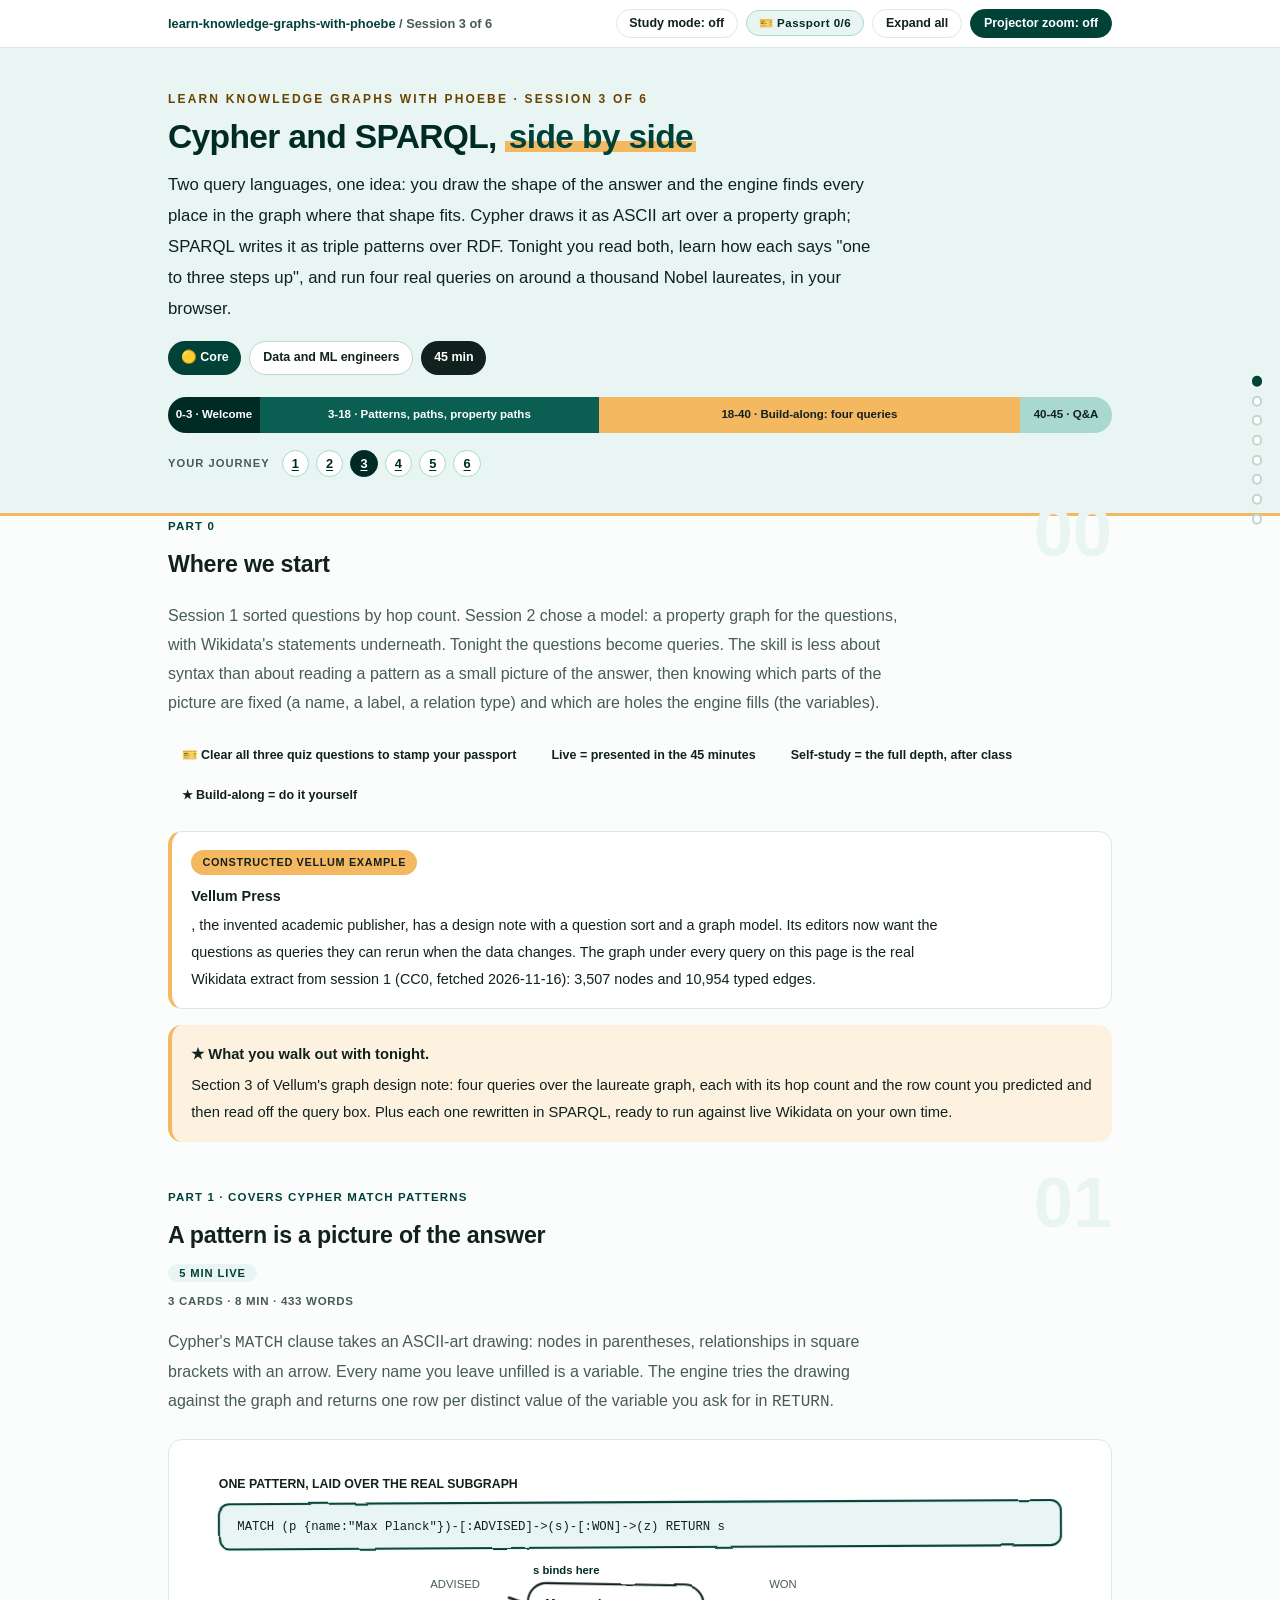
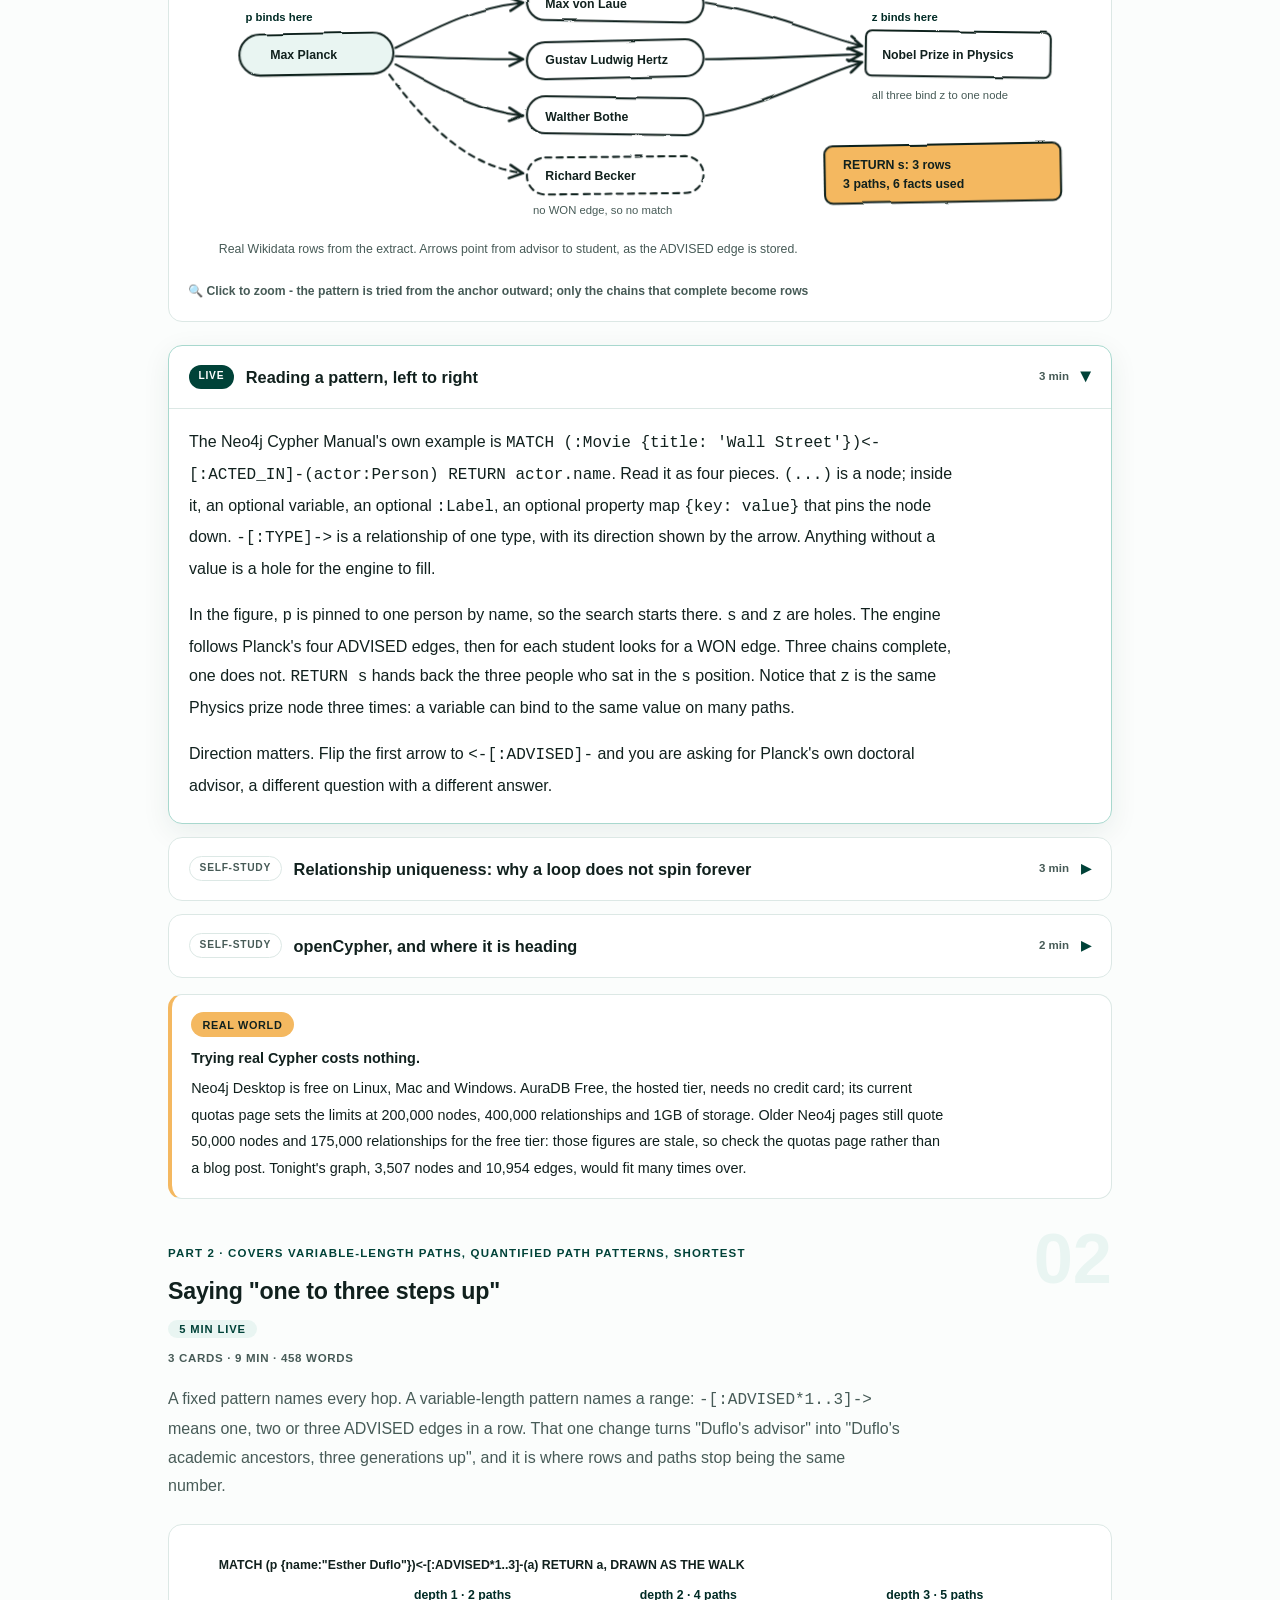
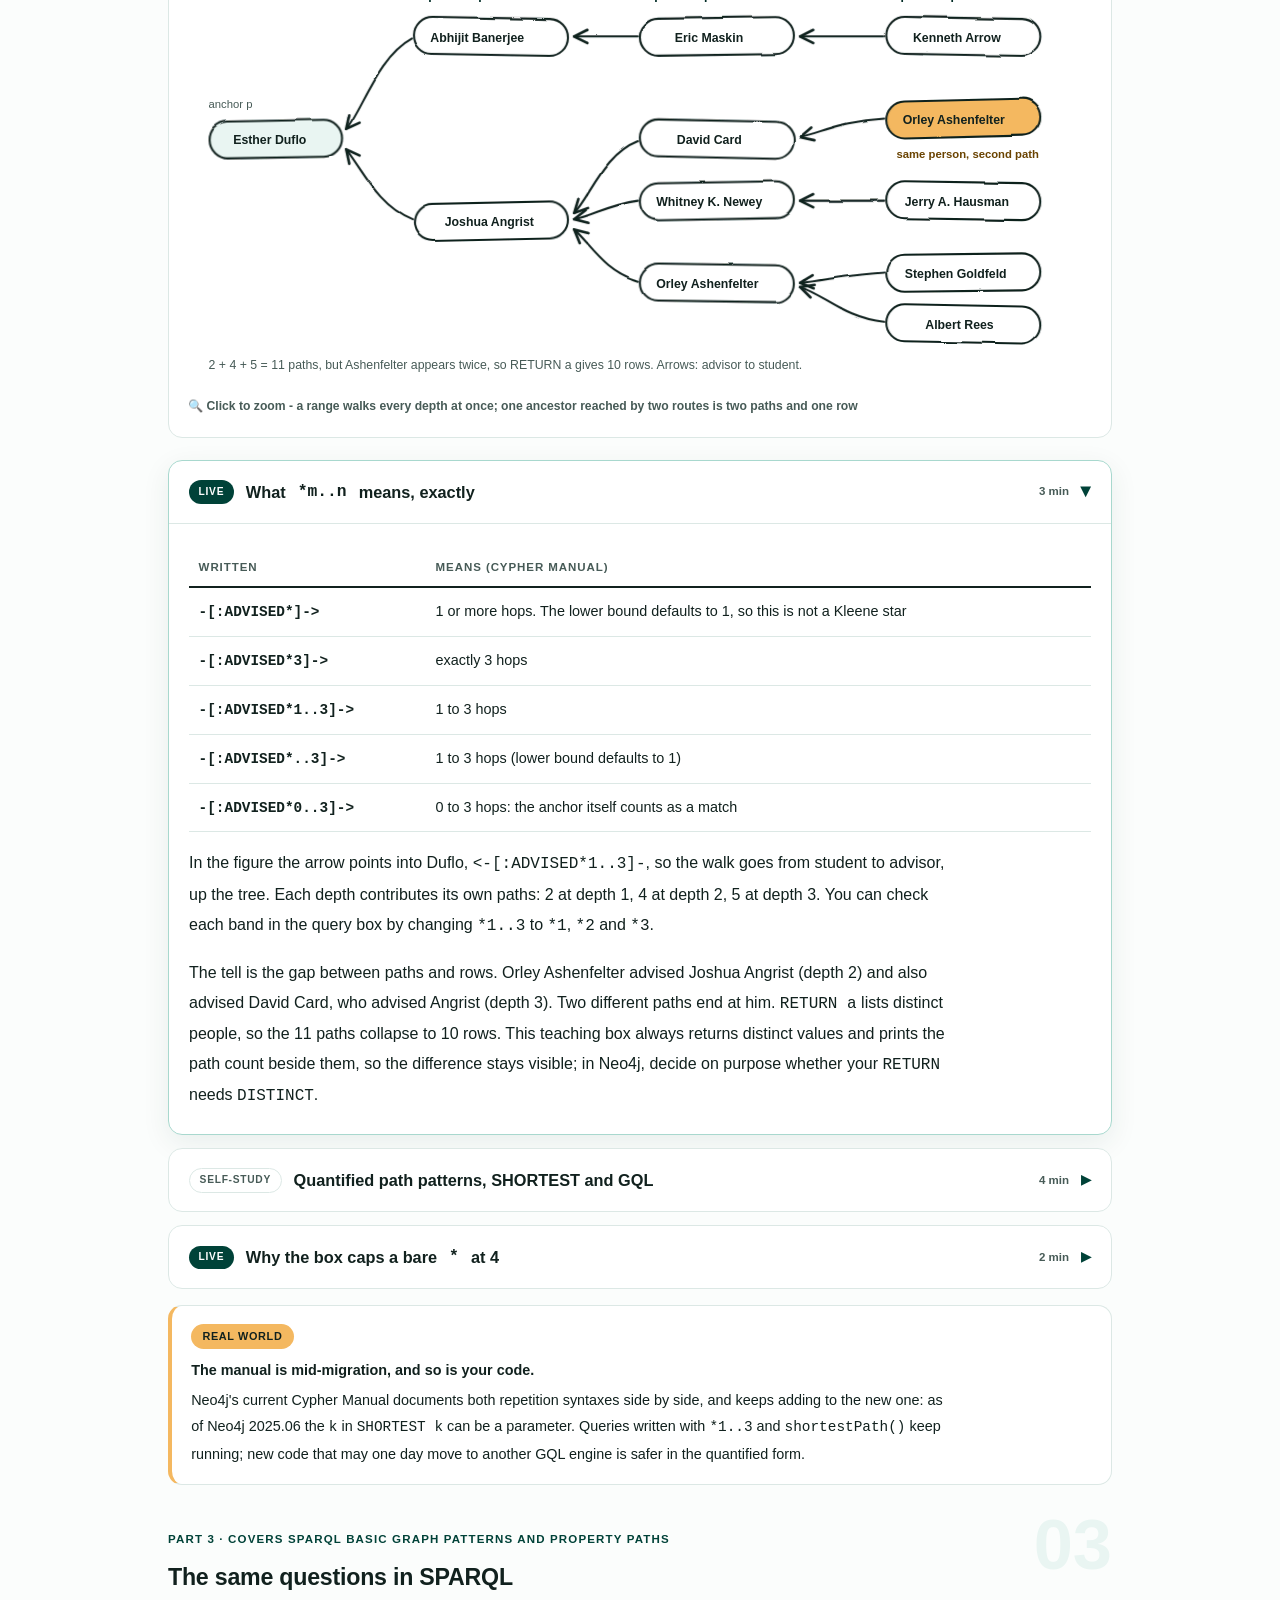
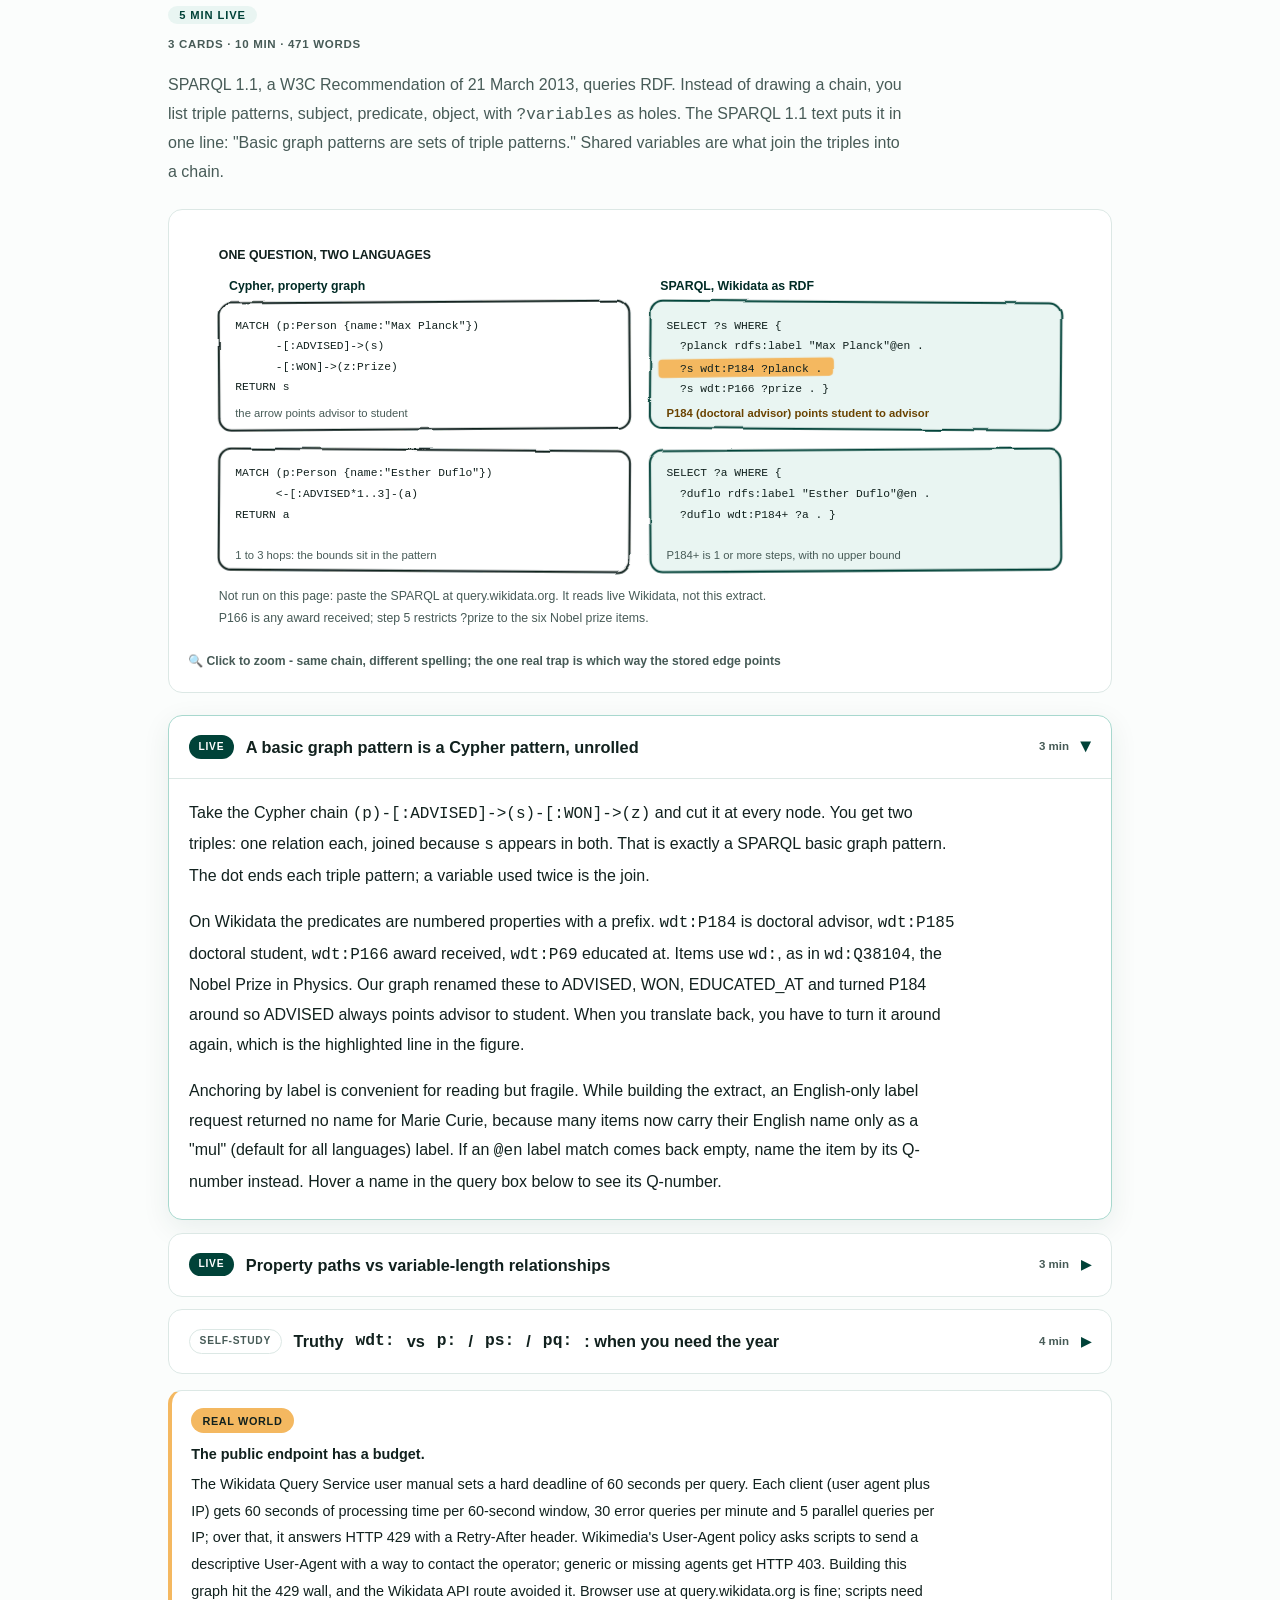
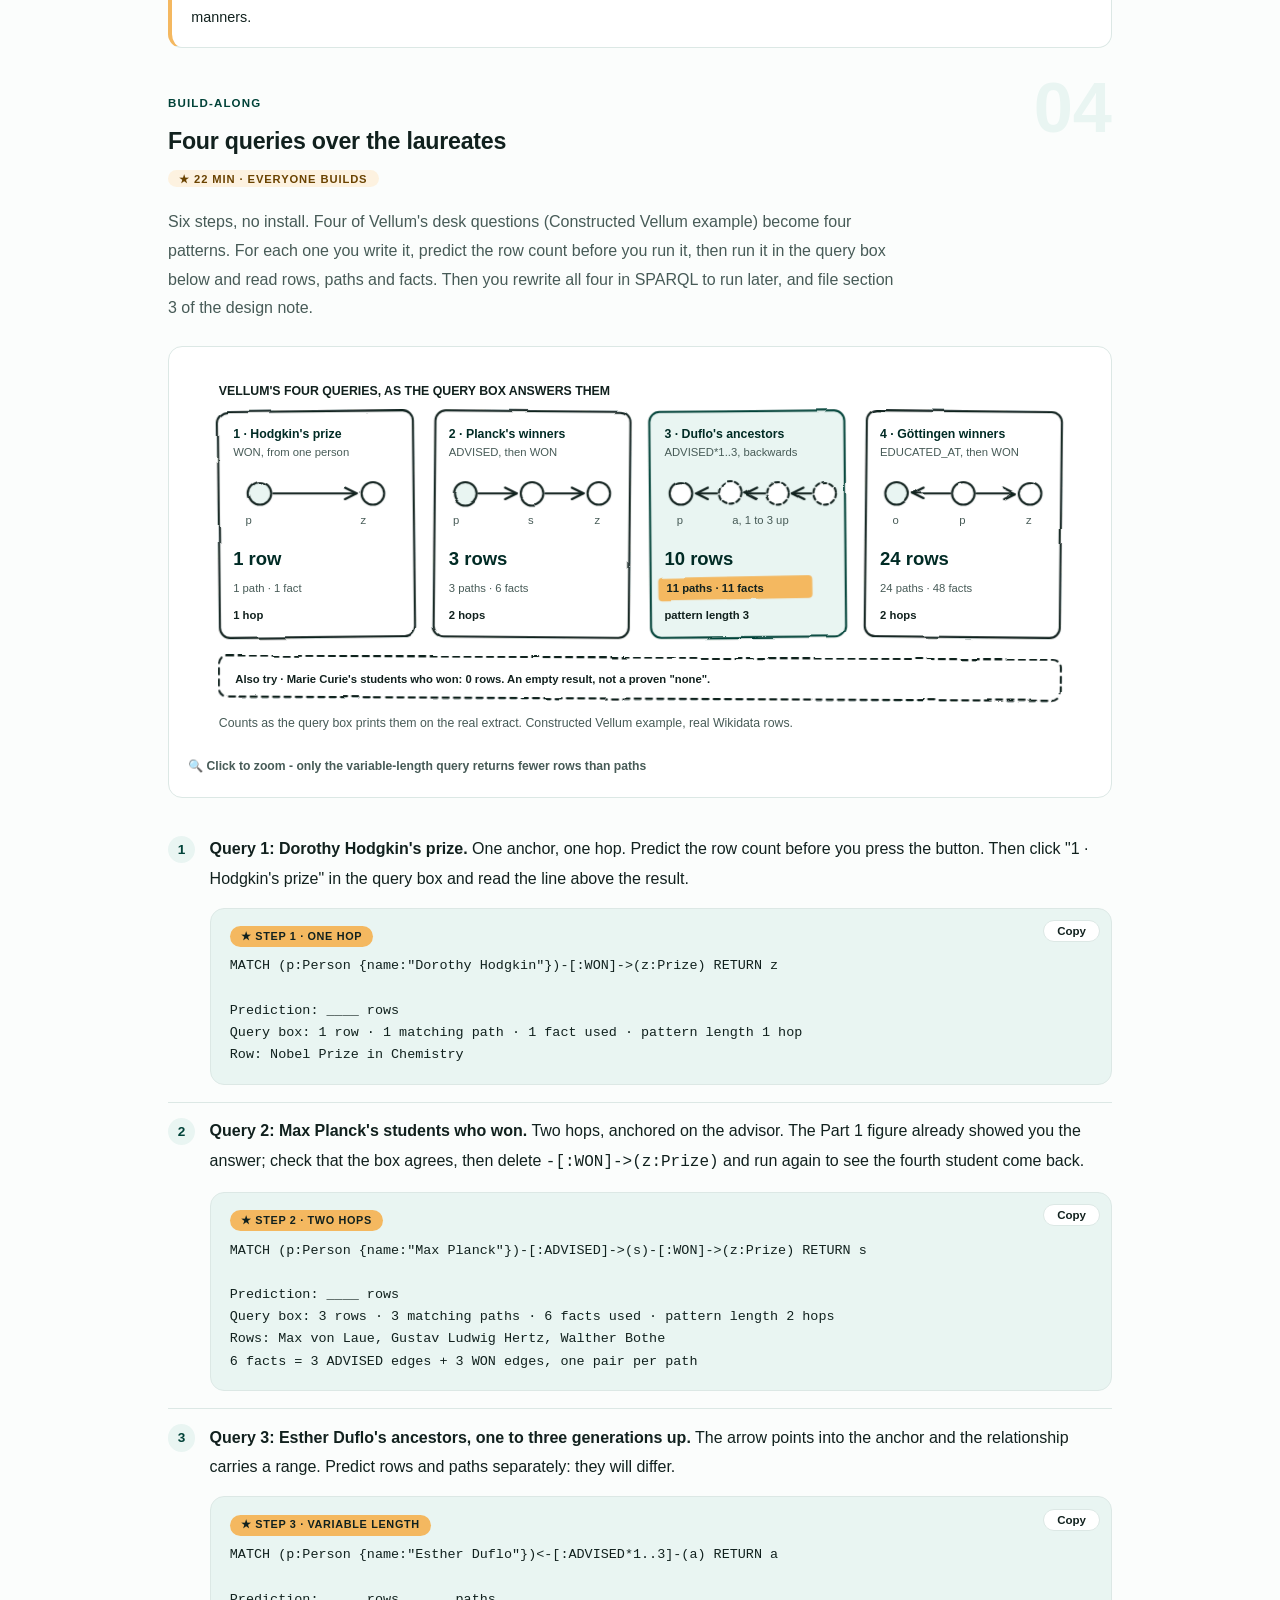
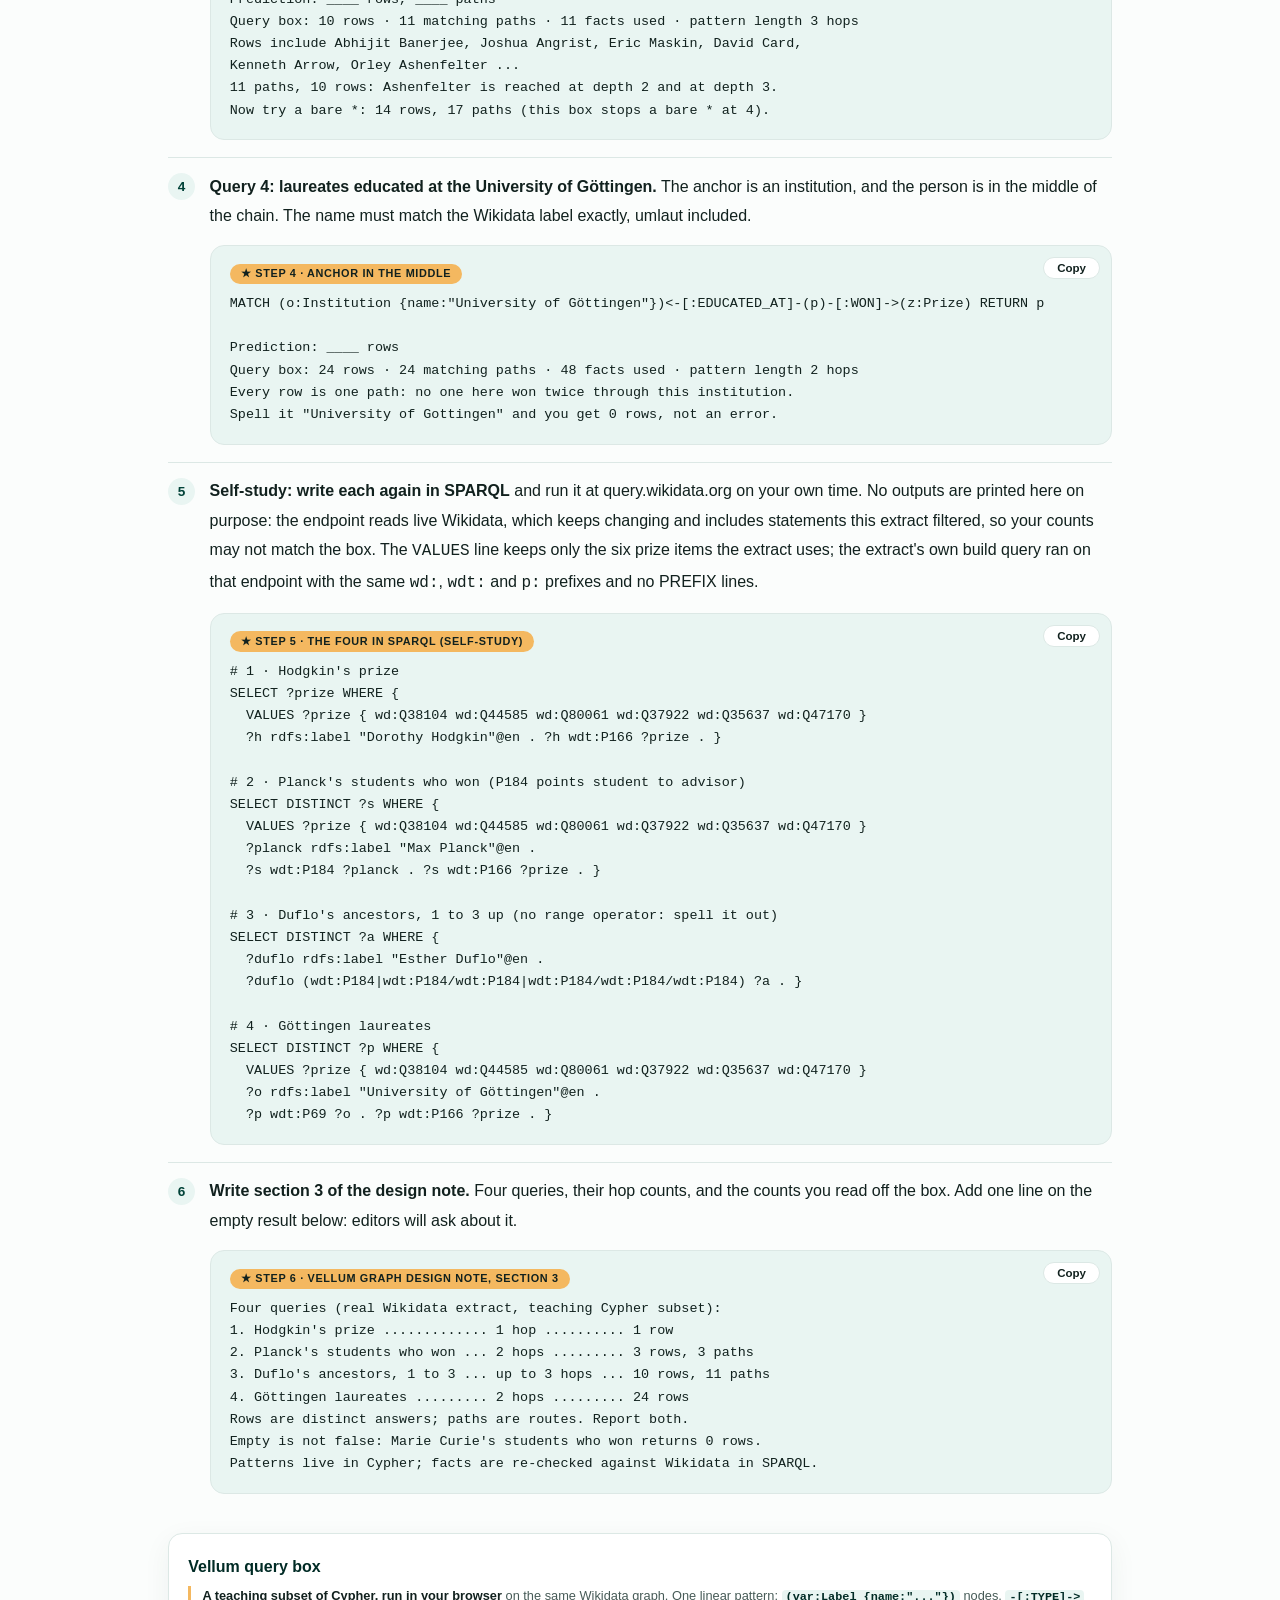
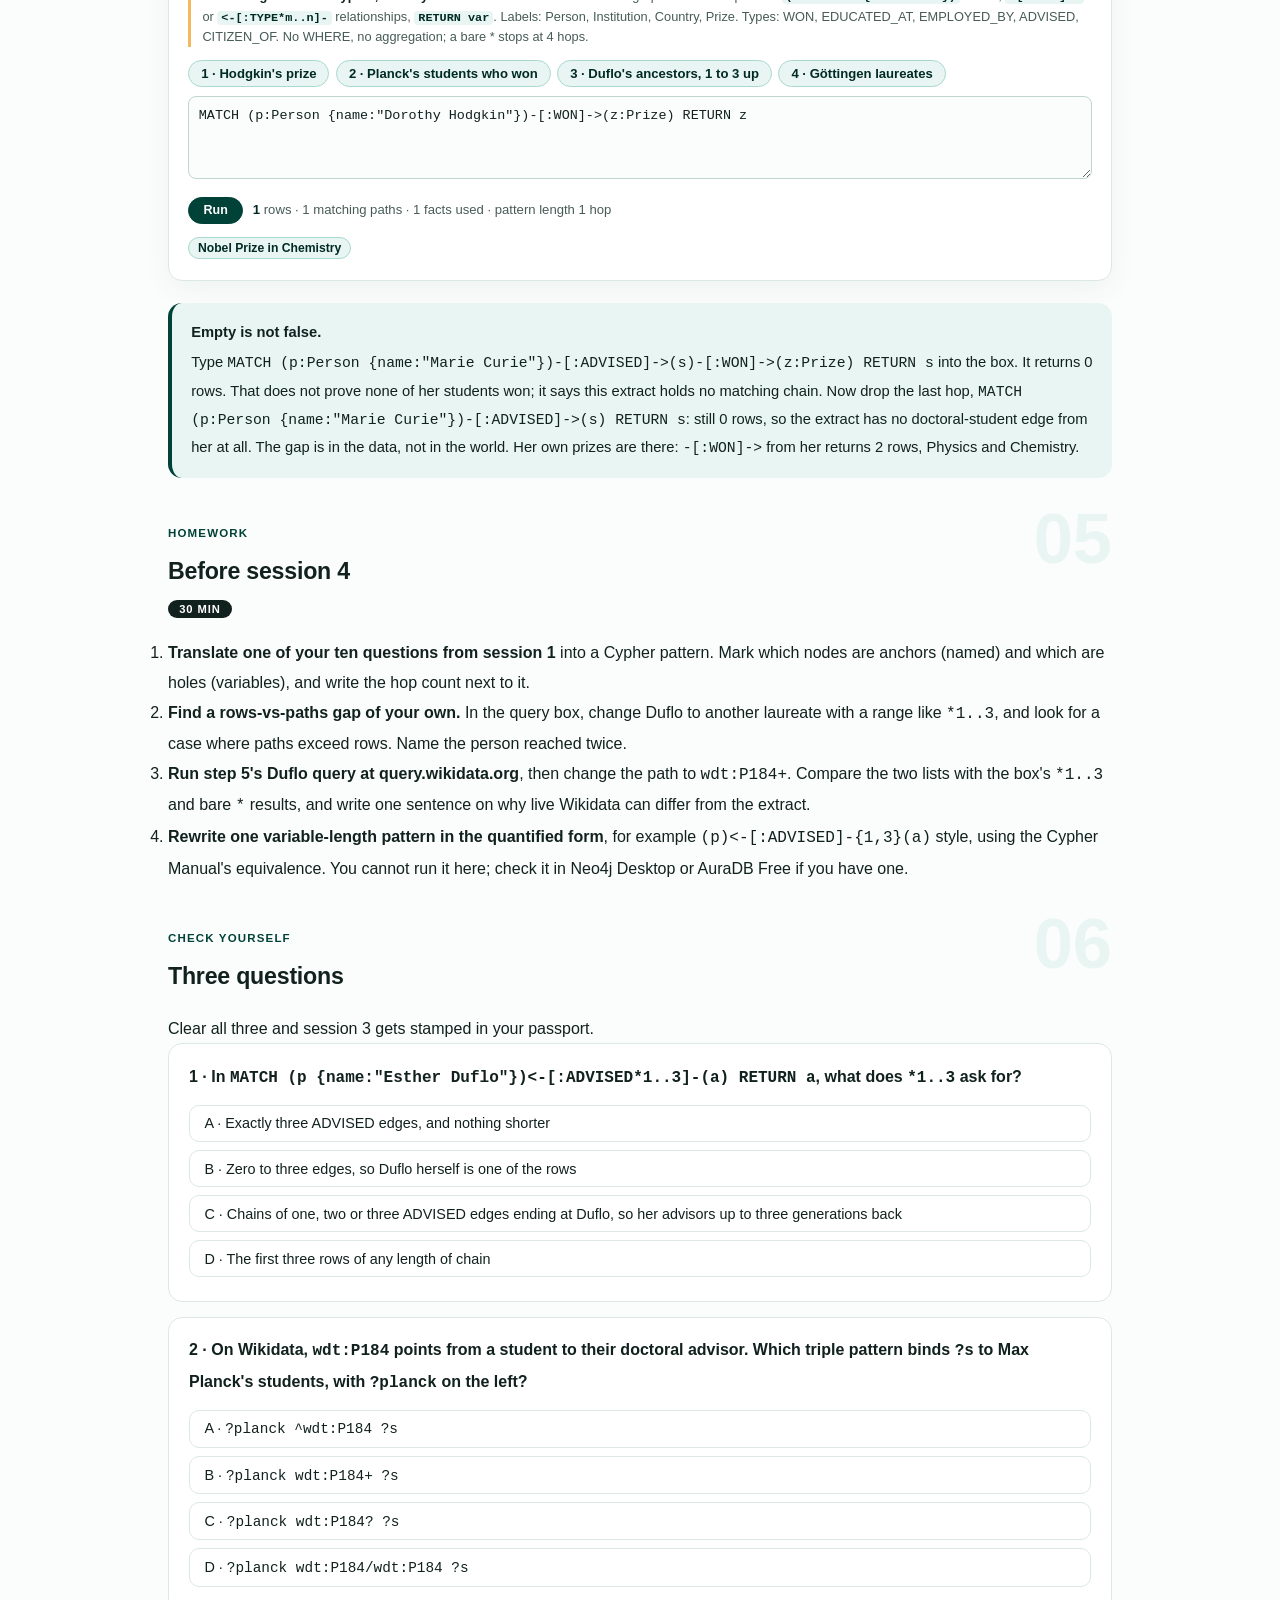
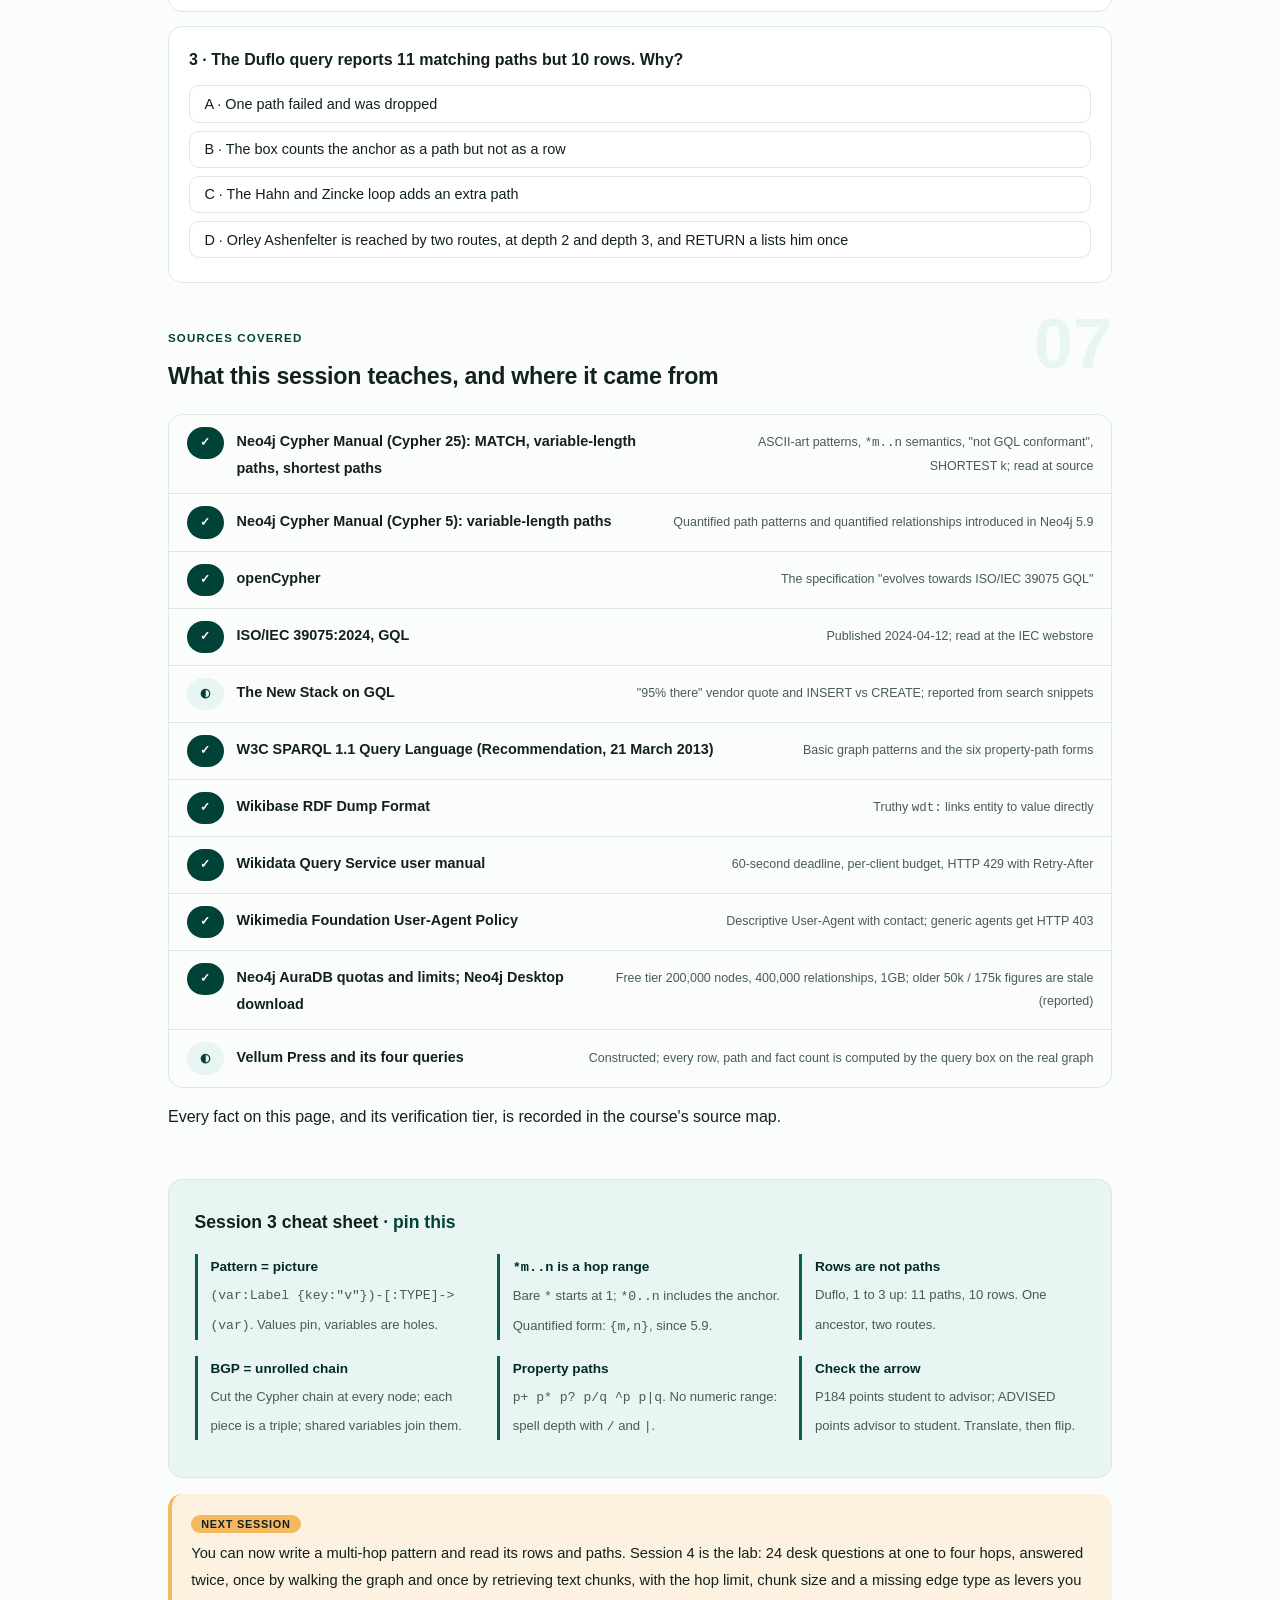
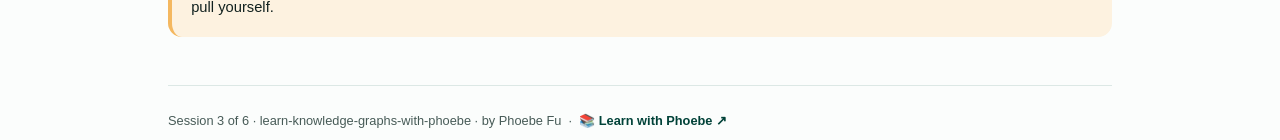
<file: courses/03-cypher-and-sparql-side-by-side.html>
<!DOCTYPE html>
<html lang="en">
<head>
<meta charset="UTF-8">
<meta name="viewport" content="width=device-width, initial-scale=1.0">
<!-- social:start -->
<meta name="description" content="Session 3 of 6. Cypher MATCH patterns, variable-length and quantified paths, SPARQL basic graph patterns and property paths, and the same questions written in both. Four queries run in the page on real Wikidata rows, constructed Vellum Press case.">
<meta property="og:type" content="article">
<meta property="og:site_name" content="Learn with Phoebe">
<meta property="og:title" content="Cypher and SPARQL, side by side - learn knowledge graphs with phoebe">
<meta property="og:description" content="Session 3 of 6. One pattern, two languages. Max Planck's students who won, Esther Duflo's academic ancestors, and why 11 paths come back as 10 rows.">
<meta property="og:url" content="https://phoebefu6.github.io/learn-knowledge-graphs-with-phoebe/courses/03-cypher-and-sparql-side-by-side.html">
<meta property="og:image" content="https://phoebefu6.github.io/learn-knowledge-graphs-with-phoebe/assets/og-cover.png">
<meta property="og:image:width" content="1200">
<meta property="og:image:height" content="630">
<meta name="twitter:card" content="summary_large_image">
<meta name="twitter:title" content="Cypher and SPARQL, side by side - learn knowledge graphs with phoebe">
<meta name="twitter:description" content="Session 3 of 6. Patterns, paths and property paths, in Cypher and SPARQL.">
<meta name="twitter:image" content="https://phoebefu6.github.io/learn-knowledge-graphs-with-phoebe/assets/og-cover.png">
<!-- social:end -->
<title>Session 3 · Cypher and SPARQL, side by side - learn knowledge graphs with phoebe</title>
<link rel="stylesheet" href="../assets/style.css?v=3">
</head>
<body>

<div class="toolbar">
  <div class="wrap">
    <span class="crumb"><a href="../index.html">learn-knowledge-graphs-with-phoebe</a> / Session 3 of 6</span>
    <button class="btn" id="toggle-all" type="button">Expand all</button>
    <button class="btn primary" id="zoom-toggle" type="button">Projector zoom: off</button>
  </div>
</div>

<header class="masthead">
  <div class="wrap">
    <div class="eyebrow">Learn Knowledge Graphs with Phoebe · Session 3 of 6</div>
    <h1>Cypher and SPARQL, <span class="accent">side by side</span></h1>
    <p class="sub">Two query languages, one idea: you draw the shape of the answer and the engine finds every place in the graph where that shape fits. Cypher draws it as ASCII art over a property graph; SPARQL writes it as triple patterns over RDF. Tonight you read both, learn how each says "one to three steps up", and run four real queries on around a thousand Nobel laureates, in your browser.</p>
    <div class="chip-row">
      <span class="chip level">🟡 Core</span>
      <span class="chip audience">Data and ML engineers</span>
      <span class="chip time">45 min</span>
    </div>
    <div class="agenda">
      <span class="a1" style="flex:1">0-3 · Welcome</span>
      <span class="a2" style="flex:4">3-18 · Patterns, paths, property paths</span>
      <span class="a3" style="flex:5">18-40 · Build-along: four queries</span>
      <span class="a4" style="flex:1">40-45 · Q&amp;A</span>
    </div>
  </div>
</header>

<main class="wrap">

  <section class="section" id="intro">
    <div class="section-kicker">
      <span class="klabel">Part 0</span>
      <h2>Where we start</h2>
    </div>
    <p class="lede">Session 1 sorted questions by hop count. Session 2 chose a model: a property graph for the questions, with Wikidata's statements underneath. Tonight the questions become queries. The skill is less about syntax than about reading a pattern as a small picture of the answer, then knowing which parts of the picture are fixed (a name, a label, a relation type) and which are holes the engine fills (the variables).</p>

    <div class="legend">
      <span class="pill">🎫 Clear all three quiz questions to stamp your passport</span>
      <span class="pill">Live = presented in the 45 minutes</span>
      <span class="pill">Self-study = the full depth, after class</span>
      <span class="pill">★ Build-along = do it yourself</span>
    </div>

    <div class="callout example">
      <span class="ex-pill">Constructed Vellum example</span>
      <p><strong>Vellum Press</strong>, the invented academic publisher, has a design note with a question sort and a graph model. Its editors now want the questions as queries they can rerun when the data changes. The graph under every query on this page is the real Wikidata extract from session 1 (CC0, fetched 2026-11-16): 3,507 nodes and 10,954 typed edges.</p>
    </div>

    <div class="callout win">
      <p><strong>★ What you walk out with tonight.</strong> Section 3 of Vellum's graph design note: four queries over the laureate graph, each with its hop count and the row count you predicted and then read off the query box. Plus each one rewritten in SPARQL, ready to run against live Wikidata on your own time.</p>
    </div>
  </section>

  <section class="section" id="part-1">
    <div class="section-kicker">
      <span class="klabel">Part 1 · covers Cypher MATCH patterns</span>
      <h2>A pattern is a picture of the answer</h2>
      <span class="tag concept">5 min live</span>
    </div>
    <p class="lede">Cypher's <code>MATCH</code> clause takes an ASCII-art drawing: nodes in parentheses, relationships in square brackets with an arrow. Every name you leave unfilled is a variable. The engine tries the drawing against the graph and returns one row per distinct value of the variable you ask for in <code>RETURN</code>.</p>

    <figure class="zoomable">
      <svg viewBox="0 0 880 400" xmlns="http://www.w3.org/2000/svg" role="img" aria-label="The pattern p named Max Planck, ADVISED to s, WON to z, laid over the real subgraph. Max Planck has four doctoral students in the extract: Max von Laue, Gustav Ludwig Hertz, Walther Bothe and Richard Becker. The first three each have a WON edge to the Nobel Prize in Physics, so the pattern matches three times and s binds to three people. Richard Becker has no WON edge and is not matched. RETURN s gives 3 rows, 3 paths, 6 facts.">
        <defs>
          <filter id="k3aSk" x="-3%" y="-3%" width="106%" height="106%"><feTurbulence type="fractalNoise" baseFrequency="0.02" numOctaves="2" seed="53" result="n"/><feDisplacementMap in="SourceGraphic" in2="n" scale="2.4" xChannelSelector="R" yChannelSelector="G"/></filter>
          <marker id="k3aAr" viewBox="0 0 10 10" refX="9" refY="5" markerWidth="8" markerHeight="8" orient="auto"><path d="M1 1 L9 5 L1 9" fill="none" stroke="#11211E" stroke-width="1.6" stroke-linecap="round"/></marker>
        </defs>
        <style>
          .k3aH { font: 800 12px Inter, sans-serif; fill: #11211E; }
          .k3aL { font: 600 12px Inter, sans-serif; fill: #11211E; }
          .k3aS { font: 400 11px Inter, sans-serif; fill: #475B57; }
          .k3aP { font: 800 11px Inter, sans-serif; fill: #002B25; }
          .k3aC { font: 500 12px ui-monospace, Menlo, monospace; fill: #11211E; }
          .k3aN { font: 400 12px Inter, sans-serif; fill: #475B57; }
        </style>

        <text class="k3aH" x="30" y="28">ONE PATTERN, LAID OVER THE REAL SUBGRAPH</text>

        <g filter="url(#k3aSk)" fill="none" stroke="#11211E" stroke-width="2" stroke-linecap="round" stroke-linejoin="round">
          <rect x="30" y="42" width="820" height="44" rx="10" transform="rotate(-0.3 440 64)" fill="#E9F5F2" stroke="#004238"/>
          <rect x="50" y="170" width="150" height="40" rx="20" transform="rotate(-1 125 190)" fill="#E9F5F2"/>
          <rect x="330" y="122" width="172" height="36" rx="18" transform="rotate(1 416 140)" fill="#FFFFFF"/>
          <rect x="330" y="177" width="172" height="36" rx="18" transform="rotate(-1.2 416 195)" fill="#FFFFFF"/>
          <rect x="330" y="232" width="172" height="36" rx="18" transform="rotate(0.8 416 250)" fill="#FFFFFF"/>
          <rect x="330" y="290" width="172" height="36" rx="18" transform="rotate(-0.6 416 308)" fill="#FFFFFF" stroke-dasharray="6 5"/>
          <rect x="660" y="168" width="180" height="44" rx="6" transform="rotate(0.8 750 190)" fill="#FFFFFF"/>
          <rect x="620" y="278" width="230" height="56" rx="8" transform="rotate(-1 735 306)" fill="#F4B860"/>
          <path d="M202 184 C250 160 280 145 326 140" marker-end="url(#k3aAr)"/>
          <path d="M202 192 C250 194 290 195 326 195" marker-end="url(#k3aAr)"/>
          <path d="M202 200 C250 225 280 245 326 250" marker-end="url(#k3aAr)"/>
          <path d="M196 210 C240 270 280 300 326 306" stroke-dasharray="6 5" marker-end="url(#k3aAr)"/>
          <path d="M504 140 C570 150 610 170 656 182" marker-end="url(#k3aAr)"/>
          <path d="M504 195 C570 194 610 192 656 190" marker-end="url(#k3aAr)"/>
          <path d="M504 250 C570 238 610 212 656 198" marker-end="url(#k3aAr)"/>
        </g>

        <text class="k3aC" x="48" y="69">MATCH (p {name:"Max Planck"})-[:ADVISED]-&gt;(s)-[:WON]-&gt;(z) RETURN s</text>

        <text class="k3aP" x="56" y="158">p binds here</text>
        <text class="k3aP" x="336" y="112">s binds here</text>
        <text class="k3aP" x="666" y="158">z binds here</text>
        <text class="k3aS" x="236" y="126">ADVISED</text>
        <text class="k3aS" x="566" y="126">WON</text>

        <text class="k3aL" x="80" y="195">Max Planck</text>
        <text class="k3aL" x="348" y="145">Max von Laue</text>
        <text class="k3aL" x="348" y="200">Gustav Ludwig Hertz</text>
        <text class="k3aL" x="348" y="255">Walther Bothe</text>
        <text class="k3aL" x="348" y="313">Richard Becker</text>
        <text class="k3aS" x="336" y="346">no WON edge, so no match</text>
        <text class="k3aL" x="676" y="195">Nobel Prize in Physics</text>
        <text class="k3aS" x="666" y="234">all three bind z to one node</text>

        <text class="k3aL" x="638" y="302">RETURN s: 3 rows</text>
        <text class="k3aL" x="638" y="320">3 paths, 6 facts used</text>

        <text class="k3aN" x="30" y="384">Real Wikidata rows from the extract. Arrows point from advisor to student, as the ADVISED edge is stored.</text>
      </svg>
      <figcaption>🔍 Click to zoom - the pattern is tried from the anchor outward; only the chains that complete become rows</figcaption>
    </figure>

    <details class="card" open>
      <summary><span class="mode live">Live</span>Reading a pattern, left to right<span class="mini">3 min</span><span class="caret">▶</span></summary>
      <div class="body">
        <p>The Neo4j Cypher Manual's own example is <code>MATCH (:Movie {title: 'Wall Street'})&lt;-[:ACTED_IN]-(actor:Person) RETURN actor.name</code>. Read it as four pieces. <code>(...)</code> is a node; inside it, an optional variable, an optional <code>:Label</code>, an optional property map <code>{key: value}</code> that pins the node down. <code>-[:TYPE]-&gt;</code> is a relationship of one type, with its direction shown by the arrow. Anything without a value is a hole for the engine to fill.</p>
        <p>In the figure, <code>p</code> is pinned to one person by name, so the search starts there. <code>s</code> and <code>z</code> are holes. The engine follows Planck's four ADVISED edges, then for each student looks for a WON edge. Three chains complete, one does not. <code>RETURN s</code> hands back the three people who sat in the <code>s</code> position. Notice that <code>z</code> is the same Physics prize node three times: a variable can bind to the same value on many paths.</p>
        <p>Direction matters. Flip the first arrow to <code>&lt;-[:ADVISED]-</code> and you are asking for Planck's own doctoral advisor, a different question with a different answer.</p>
      </div>
    </details>

    <details class="card">
      <summary><span class="mode self">Self-study</span>Relationship uniqueness: why a loop does not spin forever<span class="mini">3 min</span><span class="caret">▶</span></summary>
      <div class="body">
        <p>Within one matched path, Cypher never uses the same relationship twice. Nodes may repeat; edges may not. The query box on this page follows the same rule. It is what keeps a variable-length pattern finite on a graph with cycles.</p>
        <p>This graph has one, and it is a data artefact worth knowing: Wikidata lists Otto Hahn as both a doctoral advisor and a doctoral student of Theodor Zincke, while Hahn lists Zincke as his advisor. So the extract holds a two-node loop, Hahn advised Zincke and Zincke advised Hahn. A walk can go round it once, because the two edges are different relationships; it cannot go round twice. The graph is only as true as its edges, and the query language will faithfully walk a wrong one.</p>
        <p>The current Cypher Manual (Cypher 25) adds explicit path modes on top of this default: paths with repeated nodes and relationships (introduced in Neo4j 2025.06) and acyclic paths (Neo4j 2026.03), both marked "Cypher 25 only".</p>
      </div>
    </details>

    <details class="card">
      <summary><span class="mode self">Self-study</span>openCypher, and where it is heading<span class="mini">2 min</span><span class="caret">▶</span></summary>
      <div class="body">
        <p>Cypher began at Neo4j; openCypher is the open specification other engines implement. The openCypher project states that its specification "evolves towards ISO/IEC 39075 GQL", the ISO graph query language published on 2024-04-12 that session 2 introduced.</p>
        <p>How close is Cypher to GQL already? Neo4j's CTO has been quoted saying Cypher users are "already 95% there". Treat that as a vendor claim, reported in the trade press, not a measurement. One concrete difference reported in the same coverage: GQL uses <code>INSERT</code> where Cypher uses <code>CREATE</code>. Part 2 shows the place where the Cypher Manual itself marks a syntax as not GQL conformant.</p>
      </div>
    </details>

    <div class="callout example">
      <span class="ex-pill">Real world</span>
      <p><strong>Trying real Cypher costs nothing.</strong> Neo4j Desktop is free on Linux, Mac and Windows. AuraDB Free, the hosted tier, needs no credit card; its current quotas page sets the limits at 200,000 nodes, 400,000 relationships and 1GB of storage. Older Neo4j pages still quote 50,000 nodes and 175,000 relationships for the free tier: those figures are stale, so check the quotas page rather than a blog post. Tonight's graph, 3,507 nodes and 10,954 edges, would fit many times over.</p>
    </div>
  </section>

  <section class="section" id="part-2">
    <div class="section-kicker">
      <span class="klabel">Part 2 · covers variable-length paths, quantified path patterns, SHORTEST</span>
      <h2>Saying "one to three steps up"</h2>
      <span class="tag concept">5 min live</span>
    </div>
    <p class="lede">A fixed pattern names every hop. A variable-length pattern names a range: <code>-[:ADVISED*1..3]-&gt;</code> means one, two or three ADVISED edges in a row. That one change turns "Duflo's advisor" into "Duflo's academic ancestors, three generations up", and it is where rows and paths stop being the same number.</p>

    <figure class="zoomable">
      <svg viewBox="0 0 880 430" xmlns="http://www.w3.org/2000/svg" role="img" aria-label="Esther Duflo's academic ancestors up to three generations, as the extract holds them. Depth 1: Abhijit Banerjee and Joshua Angrist. Depth 2: Eric Maskin, who advised Banerjee; David Card, Whitney K. Newey and Orley Ashenfelter, who advised Angrist. Depth 3: Kenneth Arrow, who advised Maskin; Orley Ashenfelter again, who advised Card; Jerry A. Hausman, who advised Newey; Stephen Goldfeld and Albert Rees, who advised Ashenfelter. Eleven paths reach ten distinct people, because Ashenfelter is reached at depth 2 and at depth 3.">
        <defs>
          <filter id="k3bSk" x="-3%" y="-3%" width="106%" height="106%"><feTurbulence type="fractalNoise" baseFrequency="0.02" numOctaves="2" seed="61" result="n"/><feDisplacementMap in="SourceGraphic" in2="n" scale="2.4" xChannelSelector="R" yChannelSelector="G"/></filter>
          <marker id="k3bAr" viewBox="0 0 10 10" refX="9" refY="5" markerWidth="8" markerHeight="8" orient="auto"><path d="M1 1 L9 5 L1 9" fill="none" stroke="#11211E" stroke-width="1.6" stroke-linecap="round"/></marker>
        </defs>
        <style>
          .k3bH { font: 800 12px Inter, sans-serif; fill: #11211E; }
          .k3bL { font: 600 12px Inter, sans-serif; fill: #11211E; }
          .k3bS { font: 400 11px Inter, sans-serif; fill: #475B57; }
          .k3bP { font: 800 12px Inter, sans-serif; fill: #002B25; }
          .k3bB { font: 800 11px Inter, sans-serif; fill: #6A4300; }
          .k3bN { font: 400 12px Inter, sans-serif; fill: #475B57; }
        </style>

        <text class="k3bH" x="30" y="24">MATCH (p {name:"Esther Duflo"})&lt;-[:ADVISED*1..3]-(a) RETURN a, DRAWN AS THE WALK</text>

        <g filter="url(#k3bSk)" fill="none" stroke="#11211E" stroke-width="2" stroke-linecap="round" stroke-linejoin="round">
          <rect x="20" y="172" width="130" height="36" rx="18" transform="rotate(-1 85 190)" fill="#E9F5F2"/>
          <rect x="220" y="72" width="150" height="36" rx="18" transform="rotate(1 295 90)" fill="#FFFFFF"/>
          <rect x="220" y="252" width="150" height="36" rx="18" transform="rotate(-1.2 295 270)" fill="#FFFFFF"/>
          <rect x="440" y="72" width="150" height="36" rx="18" transform="rotate(-0.8 515 90)" fill="#FFFFFF"/>
          <rect x="440" y="172" width="150" height="36" rx="18" transform="rotate(1.2 515 190)" fill="#FFFFFF"/>
          <rect x="440" y="232" width="150" height="36" rx="18" transform="rotate(-1 515 250)" fill="#FFFFFF"/>
          <rect x="440" y="312" width="150" height="36" rx="18" transform="rotate(0.8 515 330)" fill="#FFFFFF"/>
          <rect x="680" y="72" width="150" height="36" rx="18" transform="rotate(1 755 90)" fill="#FFFFFF"/>
          <rect x="680" y="152" width="150" height="36" rx="18" transform="rotate(-1.4 755 170)" fill="#F4B860"/>
          <rect x="680" y="232" width="150" height="36" rx="18" transform="rotate(0.9 755 250)" fill="#FFFFFF"/>
          <rect x="680" y="302" width="150" height="36" rx="18" transform="rotate(-0.7 755 320)" fill="#FFFFFF"/>
          <rect x="680" y="352" width="150" height="36" rx="18" transform="rotate(1.1 755 370)" fill="#FFFFFF"/>
          <path d="M678 90 L596 90" marker-end="url(#k3bAr)"/>
          <path d="M438 90 L376 90" marker-end="url(#k3bAr)"/>
          <path d="M218 92 C185 110 170 160 154 180" marker-end="url(#k3bAr)"/>
          <path d="M218 268 C185 255 170 220 154 200" marker-end="url(#k3bAr)"/>
          <path d="M438 192 C405 205 392 245 376 262" marker-end="url(#k3bAr)"/>
          <path d="M438 250 C410 254 395 264 376 268" marker-end="url(#k3bAr)"/>
          <path d="M438 328 C405 318 392 292 376 278" marker-end="url(#k3bAr)"/>
          <path d="M678 170 C640 172 620 182 596 188" marker-end="url(#k3bAr)"/>
          <path d="M678 250 L596 250" marker-end="url(#k3bAr)"/>
          <path d="M678 320 C640 322 620 328 596 330" marker-end="url(#k3bAr)"/>
          <path d="M678 368 C640 364 620 342 596 334" marker-end="url(#k3bAr)"/>
        </g>

        <text class="k3bP" x="220" y="54">depth 1 · 2 paths</text>
        <text class="k3bP" x="440" y="54">depth 2 · 4 paths</text>
        <text class="k3bP" x="680" y="54">depth 3 · 5 paths</text>
        <text class="k3bS" x="20" y="160">anchor p</text>

        <text class="k3bL" x="44" y="195">Esther Duflo</text>
        <text class="k3bL" x="236" y="95">Abhijit Banerjee</text>
        <text class="k3bL" x="250" y="275">Joshua Angrist</text>
        <text class="k3bL" x="474" y="95">Eric Maskin</text>
        <text class="k3bL" x="476" y="195">David Card</text>
        <text class="k3bL" x="456" y="255">Whitney K. Newey</text>
        <text class="k3bL" x="456" y="335">Orley Ashenfelter</text>
        <text class="k3bL" x="706" y="95">Kenneth Arrow</text>
        <text class="k3bL" x="696" y="175">Orley Ashenfelter</text>
        <text class="k3bB" x="690" y="208">same person, second path</text>
        <text class="k3bL" x="698" y="255">Jerry A. Hausman</text>
        <text class="k3bL" x="698" y="325">Stephen Goldfeld</text>
        <text class="k3bL" x="718" y="375">Albert Rees</text>

        <text class="k3bN" x="20" y="414">2 + 4 + 5 = 11 paths, but Ashenfelter appears twice, so RETURN a gives 10 rows. Arrows: advisor to student.</text>
      </svg>
      <figcaption>🔍 Click to zoom - a range walks every depth at once; one ancestor reached by two routes is two paths and one row</figcaption>
    </figure>

    <details class="card" open>
      <summary><span class="mode live">Live</span>What <code>*m..n</code> means, exactly<span class="mini">3 min</span><span class="caret">▶</span></summary>
      <div class="body">
        <table class="clean">
          <tr><th>Written</th><th>Means (Cypher Manual)</th></tr>
          <tr><td><code>-[:ADVISED*]-&gt;</code></td><td>1 or more hops. The lower bound defaults to 1, so this is not a Kleene star</td></tr>
          <tr><td><code>-[:ADVISED*3]-&gt;</code></td><td>exactly 3 hops</td></tr>
          <tr><td><code>-[:ADVISED*1..3]-&gt;</code></td><td>1 to 3 hops</td></tr>
          <tr><td><code>-[:ADVISED*..3]-&gt;</code></td><td>1 to 3 hops (lower bound defaults to 1)</td></tr>
          <tr><td><code>-[:ADVISED*0..3]-&gt;</code></td><td>0 to 3 hops: the anchor itself counts as a match</td></tr>
        </table>
        <p>In the figure the arrow points into Duflo, <code>&lt;-[:ADVISED*1..3]-</code>, so the walk goes from student to advisor, up the tree. Each depth contributes its own paths: 2 at depth 1, 4 at depth 2, 5 at depth 3. You can check each band in the query box by changing <code>*1..3</code> to <code>*1</code>, <code>*2</code> and <code>*3</code>.</p>
        <p>The tell is the gap between paths and rows. Orley Ashenfelter advised Joshua Angrist (depth 2) and also advised David Card, who advised Angrist (depth 3). Two different paths end at him. <code>RETURN a</code> lists distinct people, so the 11 paths collapse to 10 rows. This teaching box always returns distinct values and prints the path count beside them, so the difference stays visible; in Neo4j, decide on purpose whether your <code>RETURN</code> needs <code>DISTINCT</code>.</p>
      </div>
    </details>

    <details class="card">
      <summary><span class="mode self">Self-study</span>Quantified path patterns, SHORTEST and GQL<span class="mini">4 min</span><span class="caret">▶</span></summary>
      <div class="body">
        <p>Since Neo4j 5.9 Cypher has a second way to write repetition, borrowed from GQL: <strong>quantified path patterns</strong> and <strong>quantified relationships</strong>. The quantifiers are <code>{m,n}</code>, <code>{n}</code>, <code>{m,}</code>, <code>{,n}</code>, <code>+</code> (meaning <code>{1,}</code>) and <code>*</code> (meaning <code>{0,}</code>). Notice that here <code>*</code> starts at zero, unlike the old bare <code>*</code>, which starts at one.</p>
        <p>The manual gives the equivalence: <code>(a)-[:KNOWS*3..5]-&gt;(b)</code> is the same as <code>(a) (()-[:KNOWS]-&gt;()){3,5} (b)</code>. A quantified relationship is the short form, <code>-[:NEXT]-&gt;{1,10}</code>. The quantified path pattern can repeat a whole sub-pattern, including nodes with labels, which the old syntax cannot.</p>
        <p>The old syntax still works, and the current manual says so plainly: "This syntax is still available but it is not GQL conformant." The same holds for shortest paths: <code>SHORTEST k</code> (with <code>ALL SHORTEST</code>, <code>ANY</code> and <code>SHORTEST k GROUPS</code>), as in <code>MATCH p = SHORTEST 1 (a)-[:LINK]-+(b)</code>, "functionally replaces and extends" <code>shortestPath()</code> and <code>allShortestPaths()</code>, which "can still be used, but they are not GQL conformant." Session 5 computes shortest paths in the page.</p>
      </div>
    </details>

    <details class="card">
      <summary><span class="mode live">Live</span>Why the box caps a bare <code>*</code> at 4<span class="mini">2 min</span><span class="caret">▶</span></summary>
      <div class="body">
        <p>Real Cypher lets a bare <code>*</code> run as deep as the graph goes. The query box on these pages is a teaching subset, and it stops a bare <code>*</code> at 4 hops, which it says on its face. On Duflo the difference is visible: <code>*1..3</code> gives 10 rows over 11 paths; a bare <code>*</code> (so 1 to 4 here) gives 14 rows over 17 paths, adding a fourth generation of ancestors.</p>
        <p>The cap exists for the same reason a production database needs one: an unbounded walk from a well-connected node can touch a large share of the graph. On a real system, bound your ranges on purpose, and anchor the pattern on a named node so the walk starts small.</p>
      </div>
    </details>

    <div class="callout example">
      <span class="ex-pill">Real world</span>
      <p><strong>The manual is mid-migration, and so is your code.</strong> Neo4j's current Cypher Manual documents both repetition syntaxes side by side, and keeps adding to the new one: as of Neo4j 2025.06 the <code>k</code> in <code>SHORTEST k</code> can be a parameter. Queries written with <code>*1..3</code> and <code>shortestPath()</code> keep running; new code that may one day move to another GQL engine is safer in the quantified form.</p>
    </div>
  </section>

  <section class="section" id="part-3">
    <div class="section-kicker">
      <span class="klabel">Part 3 · covers SPARQL basic graph patterns and property paths</span>
      <h2>The same questions in SPARQL</h2>
      <span class="tag concept">5 min live</span>
    </div>
    <p class="lede">SPARQL 1.1, a W3C Recommendation of 21 March 2013, queries RDF. Instead of drawing a chain, you list triple patterns, subject, predicate, object, with <code>?variables</code> as holes. The SPARQL 1.1 text puts it in one line: "Basic graph patterns are sets of triple patterns." Shared variables are what join the triples into a chain.</p>

    <figure class="zoomable">
      <svg viewBox="0 0 880 400" xmlns="http://www.w3.org/2000/svg" role="img" aria-label="Two questions written in Cypher on the left and SPARQL on the right. Max Planck's students who won: Cypher walks ADVISED from Planck to s, then WON; SPARQL writes ?s wdt:P184 ?planck, because Wikidata's doctoral advisor property points from student to advisor, then ?s wdt:P166 ?prize. Esther Duflo's ancestors: Cypher writes less-than ADVISED star 1 to 3; SPARQL writes ?duflo wdt:P184 plus ?a, which means one or more steps with no upper bound.">
        <defs>
          <filter id="k3cSk" x="-3%" y="-3%" width="106%" height="106%"><feTurbulence type="fractalNoise" baseFrequency="0.02" numOctaves="2" seed="67" result="n"/><feDisplacementMap in="SourceGraphic" in2="n" scale="2.4" xChannelSelector="R" yChannelSelector="G"/></filter>
        </defs>
        <style>
          .k3cH { font: 800 12px Inter, sans-serif; fill: #11211E; }
          .k3cP { font: 800 12px Inter, sans-serif; fill: #002B25; }
          .k3cC { font: 500 11px ui-monospace, Menlo, monospace; fill: #11211E; white-space: pre; }
          .k3cS { font: 400 11px Inter, sans-serif; fill: #475B57; }
          .k3cB { font: 800 11px Inter, sans-serif; fill: #6A4300; }
          .k3cN { font: 400 12px Inter, sans-serif; fill: #475B57; }
        </style>

        <text class="k3cH" x="30" y="28">ONE QUESTION, TWO LANGUAGES</text>
        <text class="k3cP" x="40" y="58">Cypher, property graph</text>
        <text class="k3cP" x="460" y="58">SPARQL, Wikidata as RDF</text>

        <g filter="url(#k3cSk)" fill="none" stroke="#11211E" stroke-width="2" stroke-linecap="round" stroke-linejoin="round">
          <rect x="30" y="70" width="400" height="124" rx="12" transform="rotate(-0.4 230 132)" fill="#FFFFFF"/>
          <rect x="450" y="70" width="400" height="124" rx="12" transform="rotate(0.4 650 132)" fill="#E9F5F2" stroke="#004238"/>
          <rect x="458" y="125" width="170" height="18" rx="4" transform="rotate(-0.8 543 134)" fill="#F4B860" stroke="none"/>
          <rect x="30" y="214" width="400" height="118" rx="12" transform="rotate(0.4 230 273)" fill="#FFFFFF"/>
          <rect x="450" y="214" width="400" height="118" rx="12" transform="rotate(-0.4 650 273)" fill="#E9F5F2" stroke="#004238"/>
        </g>

        <text class="k3cC" x="46" y="96">MATCH (p:Person {name:"Max Planck"})</text>
        <text class="k3cC" x="46" y="116">      -[:ADVISED]-&gt;(s)</text>
        <text class="k3cC" x="46" y="136">      -[:WON]-&gt;(z:Prize)</text>
        <text class="k3cC" x="46" y="156">RETURN s</text>
        <text class="k3cS" x="46" y="182">the arrow points advisor to student</text>

        <text class="k3cC" x="466" y="96">SELECT ?s WHERE {</text>
        <text class="k3cC" x="466" y="116">  ?planck rdfs:label "Max Planck"@en .</text>
        <text class="k3cC" x="466" y="138">  ?s wdt:P184 ?planck .</text>
        <text class="k3cC" x="466" y="158">  ?s wdt:P166 ?prize . }</text>
        <text class="k3cB" x="466" y="182">P184 (doctoral advisor) points student to advisor</text>

        <text class="k3cC" x="46" y="240">MATCH (p:Person {name:"Esther Duflo"})</text>
        <text class="k3cC" x="46" y="260">      &lt;-[:ADVISED*1..3]-(a)</text>
        <text class="k3cC" x="46" y="280">RETURN a</text>
        <text class="k3cS" x="46" y="320">1 to 3 hops: the bounds sit in the pattern</text>

        <text class="k3cC" x="466" y="240">SELECT ?a WHERE {</text>
        <text class="k3cC" x="466" y="260">  ?duflo rdfs:label "Esther Duflo"@en .</text>
        <text class="k3cC" x="466" y="280">  ?duflo wdt:P184+ ?a . }</text>
        <text class="k3cS" x="466" y="320">P184+ is 1 or more steps, with no upper bound</text>

        <text class="k3cN" x="30" y="360">Not run on this page: paste the SPARQL at query.wikidata.org. It reads live Wikidata, not this extract.</text>
        <text class="k3cN" x="30" y="382">P166 is any award received; step 5 restricts ?prize to the six Nobel prize items.</text>
      </svg>
      <figcaption>🔍 Click to zoom - same chain, different spelling; the one real trap is which way the stored edge points</figcaption>
    </figure>

    <details class="card" open>
      <summary><span class="mode live">Live</span>A basic graph pattern is a Cypher pattern, unrolled<span class="mini">3 min</span><span class="caret">▶</span></summary>
      <div class="body">
        <p>Take the Cypher chain <code>(p)-[:ADVISED]-&gt;(s)-[:WON]-&gt;(z)</code> and cut it at every node. You get two triples: one relation each, joined because <code>s</code> appears in both. That is exactly a SPARQL basic graph pattern. The dot ends each triple pattern; a variable used twice is the join.</p>
        <p>On Wikidata the predicates are numbered properties with a prefix. <code>wdt:P184</code> is doctoral advisor, <code>wdt:P185</code> doctoral student, <code>wdt:P166</code> award received, <code>wdt:P69</code> educated at. Items use <code>wd:</code>, as in <code>wd:Q38104</code>, the Nobel Prize in Physics. Our graph renamed these to ADVISED, WON, EDUCATED_AT and turned P184 around so ADVISED always points advisor to student. When you translate back, you have to turn it around again, which is the highlighted line in the figure.</p>
        <p>Anchoring by label is convenient for reading but fragile. While building the extract, an English-only label request returned no name for Marie Curie, because many items now carry their English name only as a "mul" (default for all languages) label. If an <code>@en</code> label match comes back empty, name the item by its Q-number instead. Hover a name in the query box below to see its Q-number.</p>
      </div>
    </details>

    <details class="card">
      <summary><span class="mode live">Live</span>Property paths vs variable-length relationships<span class="mini">3 min</span><span class="caret">▶</span></summary>
      <div class="body">
        <table class="clean">
          <tr><th>SPARQL 1.1 property path</th><th>Means</th><th>Nearest Cypher</th></tr>
          <tr><td><code>p+</code></td><td>one or more</td><td><code>-[:P*]-&gt;</code> or <code>-[:P]-&gt;+</code></td></tr>
          <tr><td><code>p*</code></td><td>zero or more</td><td><code>-[:P]-&gt;*</code> (quantified form)</td></tr>
          <tr><td><code>p?</code></td><td>zero or one</td><td><code>-[:P*0..1]-&gt;</code></td></tr>
          <tr><td><code>p/q</code></td><td>p then q (a sequence)</td><td><code>-[:P]-&gt;()-[:Q]-&gt;</code></td></tr>
          <tr><td><code>^p</code></td><td>p walked backwards (inverse)</td><td>flip the arrow: <code>&lt;-[:P]-</code></td></tr>
          <tr><td><code>p|q</code></td><td>p or q (alternative)</td><td><code>-[:P|Q]-&gt;</code></td></tr>
        </table>
        <p>Two consequences. First, <code>?s wdt:P184 ?planck</code> and <code>?planck ^wdt:P184 ?s</code> say the same thing; the caret lets you keep the anchor on the left, the way Cypher reads. Second, the six operators above have no numeric range like <code>1..3</code>. To bound the depth in SPARQL you spell it out with sequence and alternative: <code>(wdt:P184|wdt:P184/wdt:P184|wdt:P184/wdt:P184/wdt:P184)</code> is one to three steps. Step 5 of the build-along uses exactly that.</p>
      </div>
    </details>

    <details class="card">
      <summary><span class="mode self">Self-study</span>Truthy <code>wdt:</code> vs <code>p:</code> / <code>ps:</code> / <code>pq:</code>: when you need the year<span class="mini">4 min</span><span class="caret">▶</span></summary>
      <div class="body">
        <p><code>wdt:</code> is the truthy shortcut: it links an entity straight to a value ("Truthy assertions about the data, links entity to value directly"), using the best-ranked statements only. It cannot see qualifiers, because a qualifier hangs off the statement, and the shortcut skips the statement node.</p>
        <p>The prize year is a qualifier (P585, point in time) on the award statement. To reach it you walk through the statement: <code>p:</code> from the item to the statement node, <code>ps:</code> from the statement to its value, <code>pq:</code> from the statement to a qualifier. The query that fetched this graph's 1,005 award statements did exactly that:</p>
        <pre class="code">SELECT ?p ?prize ?year WHERE {
  VALUES ?prize { wd:Q38104 wd:Q44585 wd:Q80061 wd:Q37922 wd:Q35637 wd:Q47170 }
  ?p p:P166 ?st . ?st ps:P166 ?prize . ?p wdt:P31 wd:Q5 .
  OPTIONAL { ?st pq:P585 ?t . BIND(YEAR(?t) AS ?year) }
}</pre>
        <p>Read it as Cypher: <code>(p)-[st:WON]-&gt;(prize)</code> with <code>st.year</code> as a property on the relationship. The property graph puts the year on the edge; RDF needs a node in the middle to hold it. That is the modelling difference from session 2, showing up as query syntax.</p>
      </div>
    </details>

    <div class="callout example">
      <span class="ex-pill">Real world</span>
      <p><strong>The public endpoint has a budget.</strong> The Wikidata Query Service user manual sets a hard deadline of 60 seconds per query. Each client (user agent plus IP) gets 60 seconds of processing time per 60-second window, 30 error queries per minute and 5 parallel queries per IP; over that, it answers HTTP 429 with a Retry-After header. Wikimedia's User-Agent policy asks scripts to send a descriptive User-Agent with a way to contact the operator; generic or missing agents get HTTP 403. Building this graph hit the 429 wall, and the Wikidata API route avoided it. Browser use at query.wikidata.org is fine; scripts need manners.</p>
    </div>
  </section>

  <section class="section" id="demo-1">
    <div class="section-kicker">
      <span class="klabel">Build-along</span>
      <h2>Four queries over the laureates</h2>
      <span class="tag demo">★ 22 min · everyone builds</span>
    </div>
    <p class="lede">Six steps, no install. Four of Vellum's desk questions (Constructed Vellum example) become four patterns. For each one you write it, predict the row count before you run it, then run it in the query box below and read rows, paths and facts. Then you rewrite all four in SPARQL to run later, and file section 3 of the design note.</p>

    <figure class="zoomable">
      <svg viewBox="0 0 880 370" xmlns="http://www.w3.org/2000/svg" role="img" aria-label="Four query cards with their pattern shapes and results from the query box. 1, Dorothy Hodgkin's prize: one hop, 1 row, 1 path, 1 fact. 2, Max Planck's students who won: two hops, 3 rows, 3 paths, 6 facts. 3, Esther Duflo's ancestors one to three up: pattern length 3, 10 rows, 11 paths, 11 facts. 4, laureates educated at the University of Göttingen: two hops, 24 rows, 24 paths, 48 facts. Below, Marie Curie's students who won: 0 rows, an empty result, not a proven none.">
        <defs>
          <filter id="k3dSk" x="-3%" y="-3%" width="106%" height="106%"><feTurbulence type="fractalNoise" baseFrequency="0.02" numOctaves="2" seed="71" result="n"/><feDisplacementMap in="SourceGraphic" in2="n" scale="2.4" xChannelSelector="R" yChannelSelector="G"/></filter>
          <marker id="k3dAr" viewBox="0 0 10 10" refX="9" refY="5" markerWidth="7" markerHeight="7" orient="auto"><path d="M1 1 L9 5 L1 9" fill="none" stroke="#11211E" stroke-width="1.6" stroke-linecap="round"/></marker>
        </defs>
        <style>
          .k3dH { font: 800 12px Inter, sans-serif; fill: #11211E; }
          .k3dP { font: 800 12px Inter, sans-serif; fill: #002B25; }
          .k3dL { font: 600 11px Inter, sans-serif; fill: #11211E; }
          .k3dS { font: 400 11px Inter, sans-serif; fill: #475B57; }
          .k3dV { font: 800 18px Inter, sans-serif; fill: #002B25; }
          .k3dN { font: 400 12px Inter, sans-serif; fill: #475B57; }
        </style>

        <text class="k3dH" x="30" y="28">VELLUM'S FOUR QUERIES, AS THE QUERY BOX ANSWERS THEM</text>

        <g filter="url(#k3dSk)" fill="none" stroke="#11211E" stroke-width="2" stroke-linecap="round" stroke-linejoin="round">
          <rect x="30" y="44" width="190" height="220" rx="10" transform="rotate(-0.6 125 154)" fill="#FFFFFF"/>
          <rect x="240" y="44" width="190" height="220" rx="10" transform="rotate(0.5 335 154)" fill="#FFFFFF"/>
          <rect x="450" y="44" width="190" height="220" rx="10" transform="rotate(-0.5 545 154)" fill="#E9F5F2" stroke="#004238"/>
          <rect x="660" y="44" width="190" height="220" rx="10" transform="rotate(0.6 755 154)" fill="#FFFFFF"/>
          <rect x="458" y="205" width="150" height="22" rx="4" transform="rotate(-1 533 216)" fill="#F4B860" stroke="none"/>
          <circle cx="70" cy="124" r="11" fill="#E9F5F2"/>
          <circle cx="180" cy="124" r="11" fill="#FFFFFF"/>
          <path d="M83 124 L165 124" marker-end="url(#k3dAr)"/>
          <circle cx="270" cy="124" r="11" fill="#E9F5F2"/>
          <circle cx="335" cy="124" r="11" fill="#FFFFFF"/>
          <circle cx="400" cy="124" r="11" fill="#FFFFFF"/>
          <path d="M283 124 L320 124" marker-end="url(#k3dAr)"/>
          <path d="M348 124 L385 124" marker-end="url(#k3dAr)"/>
          <circle cx="480" cy="124" r="11" fill="#FFFFFF"/>
          <circle cx="528" cy="124" r="11" fill="#FFFFFF" stroke-dasharray="4 3"/>
          <circle cx="574" cy="124" r="11" fill="#FFFFFF" stroke-dasharray="4 3"/>
          <circle cx="620" cy="124" r="11" fill="#FFFFFF" stroke-dasharray="4 3"/>
          <path d="M515 124 L495 124" marker-end="url(#k3dAr)"/>
          <path d="M561 124 L542 124" marker-end="url(#k3dAr)"/>
          <path d="M607 124 L588 124" marker-end="url(#k3dAr)"/>
          <circle cx="690" cy="124" r="11" fill="#E9F5F2"/>
          <circle cx="755" cy="124" r="11" fill="#FFFFFF"/>
          <circle cx="820" cy="124" r="11" fill="#FFFFFF"/>
          <path d="M742 124 L705 124" marker-end="url(#k3dAr)"/>
          <path d="M768 124 L805 124" marker-end="url(#k3dAr)"/>
          <rect x="30" y="284" width="820" height="40" rx="8" transform="rotate(0.3 440 304)" fill="#FFFFFF" stroke-dasharray="6 5"/>
        </g>

        <text class="k3dP" x="44" y="70">1 · Hodgkin's prize</text>
        <text class="k3dS" x="44" y="88">WON, from one person</text>
        <text class="k3dS" x="56" y="154">p</text>
        <text class="k3dS" x="168" y="154">z</text>
        <text class="k3dV" x="44" y="194">1 row</text>
        <text class="k3dS" x="44" y="220">1 path · 1 fact</text>
        <text class="k3dL" x="44" y="246">1 hop</text>

        <text class="k3dP" x="254" y="70">2 · Planck's winners</text>
        <text class="k3dS" x="254" y="88">ADVISED, then WON</text>
        <text class="k3dS" x="258" y="154">p</text>
        <text class="k3dS" x="331" y="154">s</text>
        <text class="k3dS" x="396" y="154">z</text>
        <text class="k3dV" x="254" y="194">3 rows</text>
        <text class="k3dS" x="254" y="220">3 paths · 6 facts</text>
        <text class="k3dL" x="254" y="246">2 hops</text>

        <text class="k3dP" x="464" y="70">3 · Duflo's ancestors</text>
        <text class="k3dS" x="464" y="88">ADVISED*1..3, backwards</text>
        <text class="k3dS" x="476" y="154">p</text>
        <text class="k3dS" x="530" y="154">a, 1 to 3 up</text>
        <text class="k3dV" x="464" y="194">10 rows</text>
        <text class="k3dL" x="466" y="220">11 paths · 11 facts</text>
        <text class="k3dL" x="464" y="246">pattern length 3</text>

        <text class="k3dP" x="674" y="70">4 · Göttingen winners</text>
        <text class="k3dS" x="674" y="88">EDUCATED_AT, then WON</text>
        <text class="k3dS" x="686" y="154">o</text>
        <text class="k3dS" x="751" y="154">p</text>
        <text class="k3dS" x="816" y="154">z</text>
        <text class="k3dV" x="674" y="194">24 rows</text>
        <text class="k3dS" x="674" y="220">24 paths · 48 facts</text>
        <text class="k3dL" x="674" y="246">2 hops</text>

        <text class="k3dL" x="46" y="309">Also try · Marie Curie's students who won: 0 rows. An empty result, not a proven "none".</text>

        <text class="k3dN" x="30" y="352">Counts as the query box prints them on the real extract. Constructed Vellum example, real Wikidata rows.</text>
      </svg>
      <figcaption>🔍 Click to zoom - only the variable-length query returns fewer rows than paths</figcaption>
    </figure>

    <div class="steps">
      <div class="step">
        <p><strong>Query 1: Dorothy Hodgkin's prize.</strong> One anchor, one hop. Predict the row count before you press the button. Then click "1 · Hodgkin's prize" in the query box and read the line above the result.</p>
        <div class="prompt-box good"><span class="label">★ Step 1 · one hop</span>MATCH (p:Person {name:"Dorothy Hodgkin"})-[:WON]-&gt;(z:Prize) RETURN z

Prediction: ____ rows
Query box: 1 row · 1 matching path · 1 fact used · pattern length 1 hop
Row: Nobel Prize in Chemistry</div>
      </div>
      <div class="step">
        <p><strong>Query 2: Max Planck's students who won.</strong> Two hops, anchored on the advisor. The Part 1 figure already showed you the answer; check that the box agrees, then delete <code>-[:WON]-&gt;(z:Prize)</code> and run again to see the fourth student come back.</p>
        <div class="prompt-box good"><span class="label">★ Step 2 · two hops</span>MATCH (p:Person {name:"Max Planck"})-[:ADVISED]-&gt;(s)-[:WON]-&gt;(z:Prize) RETURN s

Prediction: ____ rows
Query box: 3 rows · 3 matching paths · 6 facts used · pattern length 2 hops
Rows: Max von Laue, Gustav Ludwig Hertz, Walther Bothe
6 facts = 3 ADVISED edges + 3 WON edges, one pair per path</div>
      </div>
      <div class="step">
        <p><strong>Query 3: Esther Duflo's ancestors, one to three generations up.</strong> The arrow points into the anchor and the relationship carries a range. Predict rows and paths separately: they will differ.</p>
        <div class="prompt-box good"><span class="label">★ Step 3 · variable length</span>MATCH (p:Person {name:"Esther Duflo"})&lt;-[:ADVISED*1..3]-(a) RETURN a

Prediction: ____ rows, ____ paths
Query box: 10 rows · 11 matching paths · 11 facts used · pattern length 3 hops
Rows include Abhijit Banerjee, Joshua Angrist, Eric Maskin, David Card,
Kenneth Arrow, Orley Ashenfelter ...
11 paths, 10 rows: Ashenfelter is reached at depth 2 and at depth 3.
Now try a bare *: 14 rows, 17 paths (this box stops a bare * at 4).</div>
      </div>
      <div class="step">
        <p><strong>Query 4: laureates educated at the University of Göttingen.</strong> The anchor is an institution, and the person is in the middle of the chain. The name must match the Wikidata label exactly, umlaut included.</p>
        <div class="prompt-box good"><span class="label">★ Step 4 · anchor in the middle</span>MATCH (o:Institution {name:"University of Göttingen"})&lt;-[:EDUCATED_AT]-(p)-[:WON]-&gt;(z:Prize) RETURN p

Prediction: ____ rows
Query box: 24 rows · 24 matching paths · 48 facts used · pattern length 2 hops
Every row is one path: no one here won twice through this institution.
Spell it "University of Gottingen" and you get 0 rows, not an error.</div>
      </div>
      <div class="step">
        <p><strong>Self-study: write each again in SPARQL</strong> and run it at query.wikidata.org on your own time. No outputs are printed here on purpose: the endpoint reads live Wikidata, which keeps changing and includes statements this extract filtered, so your counts may not match the box. The <code>VALUES</code> line keeps only the six prize items the extract uses; the extract's own build query ran on that endpoint with the same <code>wd:</code>, <code>wdt:</code> and <code>p:</code> prefixes and no PREFIX lines.</p>
        <div class="prompt-box good"><span class="label">★ Step 5 · the four in SPARQL (Self-study)</span># 1 · Hodgkin's prize
SELECT ?prize WHERE {
  VALUES ?prize { wd:Q38104 wd:Q44585 wd:Q80061 wd:Q37922 wd:Q35637 wd:Q47170 }
  ?h rdfs:label "Dorothy Hodgkin"@en . ?h wdt:P166 ?prize . }

# 2 · Planck's students who won (P184 points student to advisor)
SELECT DISTINCT ?s WHERE {
  VALUES ?prize { wd:Q38104 wd:Q44585 wd:Q80061 wd:Q37922 wd:Q35637 wd:Q47170 }
  ?planck rdfs:label "Max Planck"@en .
  ?s wdt:P184 ?planck . ?s wdt:P166 ?prize . }

# 3 · Duflo's ancestors, 1 to 3 up (no range operator: spell it out)
SELECT DISTINCT ?a WHERE {
  ?duflo rdfs:label "Esther Duflo"@en .
  ?duflo (wdt:P184|wdt:P184/wdt:P184|wdt:P184/wdt:P184/wdt:P184) ?a . }

# 4 · Göttingen laureates
SELECT DISTINCT ?p WHERE {
  VALUES ?prize { wd:Q38104 wd:Q44585 wd:Q80061 wd:Q37922 wd:Q35637 wd:Q47170 }
  ?o rdfs:label "University of Göttingen"@en .
  ?p wdt:P69 ?o . ?p wdt:P166 ?prize . }</div>
      </div>
      <div class="step">
        <p><strong>Write section 3 of the design note.</strong> Four queries, their hop counts, and the counts you read off the box. Add one line on the empty result below: editors will ask about it.</p>
        <div class="prompt-box good"><span class="label">★ Step 6 · Vellum graph design note, section 3</span>Four queries (real Wikidata extract, teaching Cypher subset):
1. Hodgkin's prize ............. 1 hop .......... 1 row
2. Planck's students who won ... 2 hops ......... 3 rows, 3 paths
3. Duflo's ancestors, 1 to 3 ... up to 3 hops ... 10 rows, 11 paths
4. Göttingen laureates ......... 2 hops ......... 24 rows
Rows are distinct answers; paths are routes. Report both.
Empty is not false: Marie Curie's students who won returns 0 rows.
Patterns live in Cypher; facts are re-checked against Wikidata in SPARQL.</div>
      </div>
    </div>

    <div class="kgr-query">
      <template data-q="1 · Hodgkin's prize">MATCH (p:Person {name:"Dorothy Hodgkin"})-[:WON]-&gt;(z:Prize) RETURN z</template>
      <template data-q="2 · Planck's students who won">MATCH (p:Person {name:"Max Planck"})-[:ADVISED]-&gt;(s)-[:WON]-&gt;(z:Prize) RETURN s</template>
      <template data-q="3 · Duflo's ancestors, 1 to 3 up">MATCH (p:Person {name:"Esther Duflo"})&lt;-[:ADVISED*1..3]-(a) RETURN a</template>
      <template data-q="4 · Göttingen laureates">MATCH (o:Institution {name:"University of Göttingen"})&lt;-[:EDUCATED_AT]-(p)-[:WON]-&gt;(z:Prize) RETURN p</template>
    </div>

    <div class="callout tip">
      <p><strong>Empty is not false.</strong> Type <code>MATCH (p:Person {name:"Marie Curie"})-[:ADVISED]-&gt;(s)-[:WON]-&gt;(z:Prize) RETURN s</code> into the box. It returns 0 rows. That does not prove none of her students won; it says this extract holds no matching chain. Now drop the last hop, <code>MATCH (p:Person {name:"Marie Curie"})-[:ADVISED]-&gt;(s) RETURN s</code>: still 0 rows, so the extract has no doctoral-student edge from her at all. The gap is in the data, not in the world. Her own prizes are there: <code>-[:WON]-&gt;</code> from her returns 2 rows, Physics and Chemistry.</p>
    </div>
  </section>

  <section class="section" id="exercise">
    <div class="section-kicker">
      <span class="klabel">Homework</span>
      <h2>Before session 4</h2>
      <span class="tag exercise">30 min</span>
    </div>
    <ol>
      <li><strong>Translate one of your ten questions from session 1</strong> into a Cypher pattern. Mark which nodes are anchors (named) and which are holes (variables), and write the hop count next to it.</li>
      <li><strong>Find a rows-vs-paths gap of your own.</strong> In the query box, change Duflo to another laureate with a range like <code>*1..3</code>, and look for a case where paths exceed rows. Name the person reached twice.</li>
      <li><strong>Run step 5's Duflo query at query.wikidata.org</strong>, then change the path to <code>wdt:P184+</code>. Compare the two lists with the box's <code>*1..3</code> and bare <code>*</code> results, and write one sentence on why live Wikidata can differ from the extract.</li>
      <li><strong>Rewrite one variable-length pattern in the quantified form</strong>, for example <code>(p)&lt;-[:ADVISED]-{1,3}(a)</code> style, using the Cypher Manual's equivalence. You cannot run it here; check it in Neo4j Desktop or AuraDB Free if you have one.</li>
    </ol>
  </section>

  <section class="section" id="quiz">
    <div class="section-kicker">
      <span class="klabel">Check yourself</span>
      <h2>Three questions</h2>
    </div>
    <p>Clear all three and session 3 gets stamped in your passport.</p>

    <div class="quiz-q" data-answer="2">
      <p class="qtext">1 · In <code>MATCH (p {name:"Esther Duflo"})&lt;-[:ADVISED*1..3]-(a) RETURN a</code>, what does <code>*1..3</code> ask for?</p>
      <button class="qopt" type="button">A · Exactly three ADVISED edges, and nothing shorter</button>
      <button class="qopt" type="button">B · Zero to three edges, so Duflo herself is one of the rows</button>
      <button class="qopt" type="button">C · Chains of one, two or three ADVISED edges ending at Duflo, so her advisors up to three generations back</button>
      <button class="qopt" type="button">D · The first three rows of any length of chain</button>
      <p class="qwhy">The range bounds the number of hops, inclusive at both ends. Exactly three is <code>*3</code>; including the anchor is <code>*0..3</code>. Row limits are a separate clause, not part of the pattern.</p>
    </div>

    <div class="quiz-q" data-answer="0">
      <p class="qtext">2 · On Wikidata, <code>wdt:P184</code> points from a student to their doctoral advisor. Which triple pattern binds <code>?s</code> to Max Planck's students, with <code>?planck</code> on the left?</p>
      <button class="qopt" type="button">A · <code>?planck ^wdt:P184 ?s</code></button>
      <button class="qopt" type="button">B · <code>?planck wdt:P184+ ?s</code></button>
      <button class="qopt" type="button">C · <code>?planck wdt:P184? ?s</code></button>
      <button class="qopt" type="button">D · <code>?planck wdt:P184/wdt:P184 ?s</code></button>
      <p class="qwhy">The caret walks a property backwards, so it reads "?s has ?planck as doctoral advisor". B climbs to Planck's own advisors, any depth up; C is zero or one step up; D is Planck's advisor's advisor.</p>
    </div>

    <div class="quiz-q" data-answer="3">
      <p class="qtext">3 · The Duflo query reports 11 matching paths but 10 rows. Why?</p>
      <button class="qopt" type="button">A · One path failed and was dropped</button>
      <button class="qopt" type="button">B · The box counts the anchor as a path but not as a row</button>
      <button class="qopt" type="button">C · The Hahn and Zincke loop adds an extra path</button>
      <button class="qopt" type="button">D · Orley Ashenfelter is reached by two routes, at depth 2 and depth 3, and RETURN a lists him once</button>
      <p class="qwhy">Paths are routes; rows are distinct values of the returned variable. Ashenfelter advised Angrist and also advised Card, who advised Angrist. The Hahn and Zincke loop is in a different part of the graph and never touches Duflo's ancestors.</p>
    </div>

    <p class="quiz-score"></p>
  </section>

  <section class="section" id="official">
    <div class="section-kicker">
      <span class="klabel">Sources covered</span>
      <h2>What this session teaches, and where it came from</h2>
    </div>
    <div class="covered">
      <div class="covered-row"><span class="status pill solid">✓</span><span class="name">Neo4j Cypher Manual (Cypher 25): MATCH, variable-length paths, shortest paths</span><span class="note">ASCII-art patterns, <code>*m..n</code> semantics, "not GQL conformant", SHORTEST k; read at source</span></div>
      <div class="covered-row"><span class="status pill solid">✓</span><span class="name">Neo4j Cypher Manual (Cypher 5): variable-length paths</span><span class="note">Quantified path patterns and quantified relationships introduced in Neo4j 5.9</span></div>
      <div class="covered-row"><span class="status pill solid">✓</span><span class="name">openCypher</span><span class="note">The specification "evolves towards ISO/IEC 39075 GQL"</span></div>
      <div class="covered-row"><span class="status pill solid">✓</span><span class="name">ISO/IEC 39075:2024, GQL</span><span class="note">Published 2024-04-12; read at the IEC webstore</span></div>
      <div class="covered-row"><span class="status pill light">◐</span><span class="name">The New Stack on GQL</span><span class="note">"95% there" vendor quote and INSERT vs CREATE; reported from search snippets</span></div>
      <div class="covered-row"><span class="status pill solid">✓</span><span class="name">W3C SPARQL 1.1 Query Language (Recommendation, 21 March 2013)</span><span class="note">Basic graph patterns and the six property-path forms</span></div>
      <div class="covered-row"><span class="status pill solid">✓</span><span class="name">Wikibase RDF Dump Format</span><span class="note">Truthy <code>wdt:</code> links entity to value directly</span></div>
      <div class="covered-row"><span class="status pill solid">✓</span><span class="name">Wikidata Query Service user manual</span><span class="note">60-second deadline, per-client budget, HTTP 429 with Retry-After</span></div>
      <div class="covered-row"><span class="status pill solid">✓</span><span class="name">Wikimedia Foundation User-Agent Policy</span><span class="note">Descriptive User-Agent with contact; generic agents get HTTP 403</span></div>
      <div class="covered-row"><span class="status pill solid">✓</span><span class="name">Neo4j AuraDB quotas and limits; Neo4j Desktop download</span><span class="note">Free tier 200,000 nodes, 400,000 relationships, 1GB; older 50k / 175k figures are stale (reported)</span></div>
      <div class="covered-row"><span class="status pill light">◐</span><span class="name">Vellum Press and its four queries</span><span class="note">Constructed; every row, path and fact count is computed by the query box on the real graph</span></div>
    </div>
    <p class="mono" style="margin-top:14px">Every fact on this page, and its verification tier, is recorded in the course's source map.</p>
  </section>

  <section class="cheat" id="cheatsheet">
    <h3>Session 3 cheat sheet <span>· pin this</span></h3>
    <div class="grid-2">
      <div class="cheat-item"><b>Pattern = picture</b><span><code>(var:Label {key:"v"})-[:TYPE]-&gt;(var)</code>. Values pin, variables are holes.</span></div>
      <div class="cheat-item"><b><code>*m..n</code> is a hop range</b><span>Bare <code>*</code> starts at 1; <code>*0..n</code> includes the anchor. Quantified form: <code>{m,n}</code>, since 5.9.</span></div>
      <div class="cheat-item"><b>Rows are not paths</b><span>Duflo, 1 to 3 up: 11 paths, 10 rows. One ancestor, two routes.</span></div>
      <div class="cheat-item"><b>BGP = unrolled chain</b><span>Cut the Cypher chain at every node; each piece is a triple; shared variables join them.</span></div>
      <div class="cheat-item"><b>Property paths</b><span><code>p+ p* p? p/q ^p p|q</code>. No numeric range: spell depth with <code>/</code> and <code>|</code>.</span></div>
      <div class="cheat-item"><b>Check the arrow</b><span>P184 points student to advisor; ADVISED points advisor to student. Translate, then flip.</span></div>
    </div>
  </section>

  <div class="callout next">
    <span class="nx-pill">Next session</span>
    <p>You can now write a multi-hop pattern and read its rows and paths. Session 4 is the lab: 24 desk questions at one to four hops, answered twice, once by walking the graph and once by retrieving text chunks, with the hop limit, chunk size and a missing edge type as levers you pull yourself.</p>
  </div>

  <footer class="pagefoot">
    <span>Session 3 of 6 · learn-knowledge-graphs-with-phoebe · by Phoebe Fu &nbsp;·&nbsp; 📚 <a href="https://phoebefu6.github.io/learn-with-phoebe/">Learn with Phoebe ↗</a></span>
    <span><a href="02-nodes-edges-and-two-models.html">← Prev: Nodes, edges and two models</a> &nbsp;·&nbsp; <a href="04-the-multi-hop-lab.html">Next: The multi-hop lab →</a></span>
  </footer>

</main>

<script src="../assets/kgr-sample.js?v=1"></script>
<script src="../assets/kgr-live.js?v=4"></script>
<script src="../assets/app.js?v=1"></script>
</body>
</html>
</file>
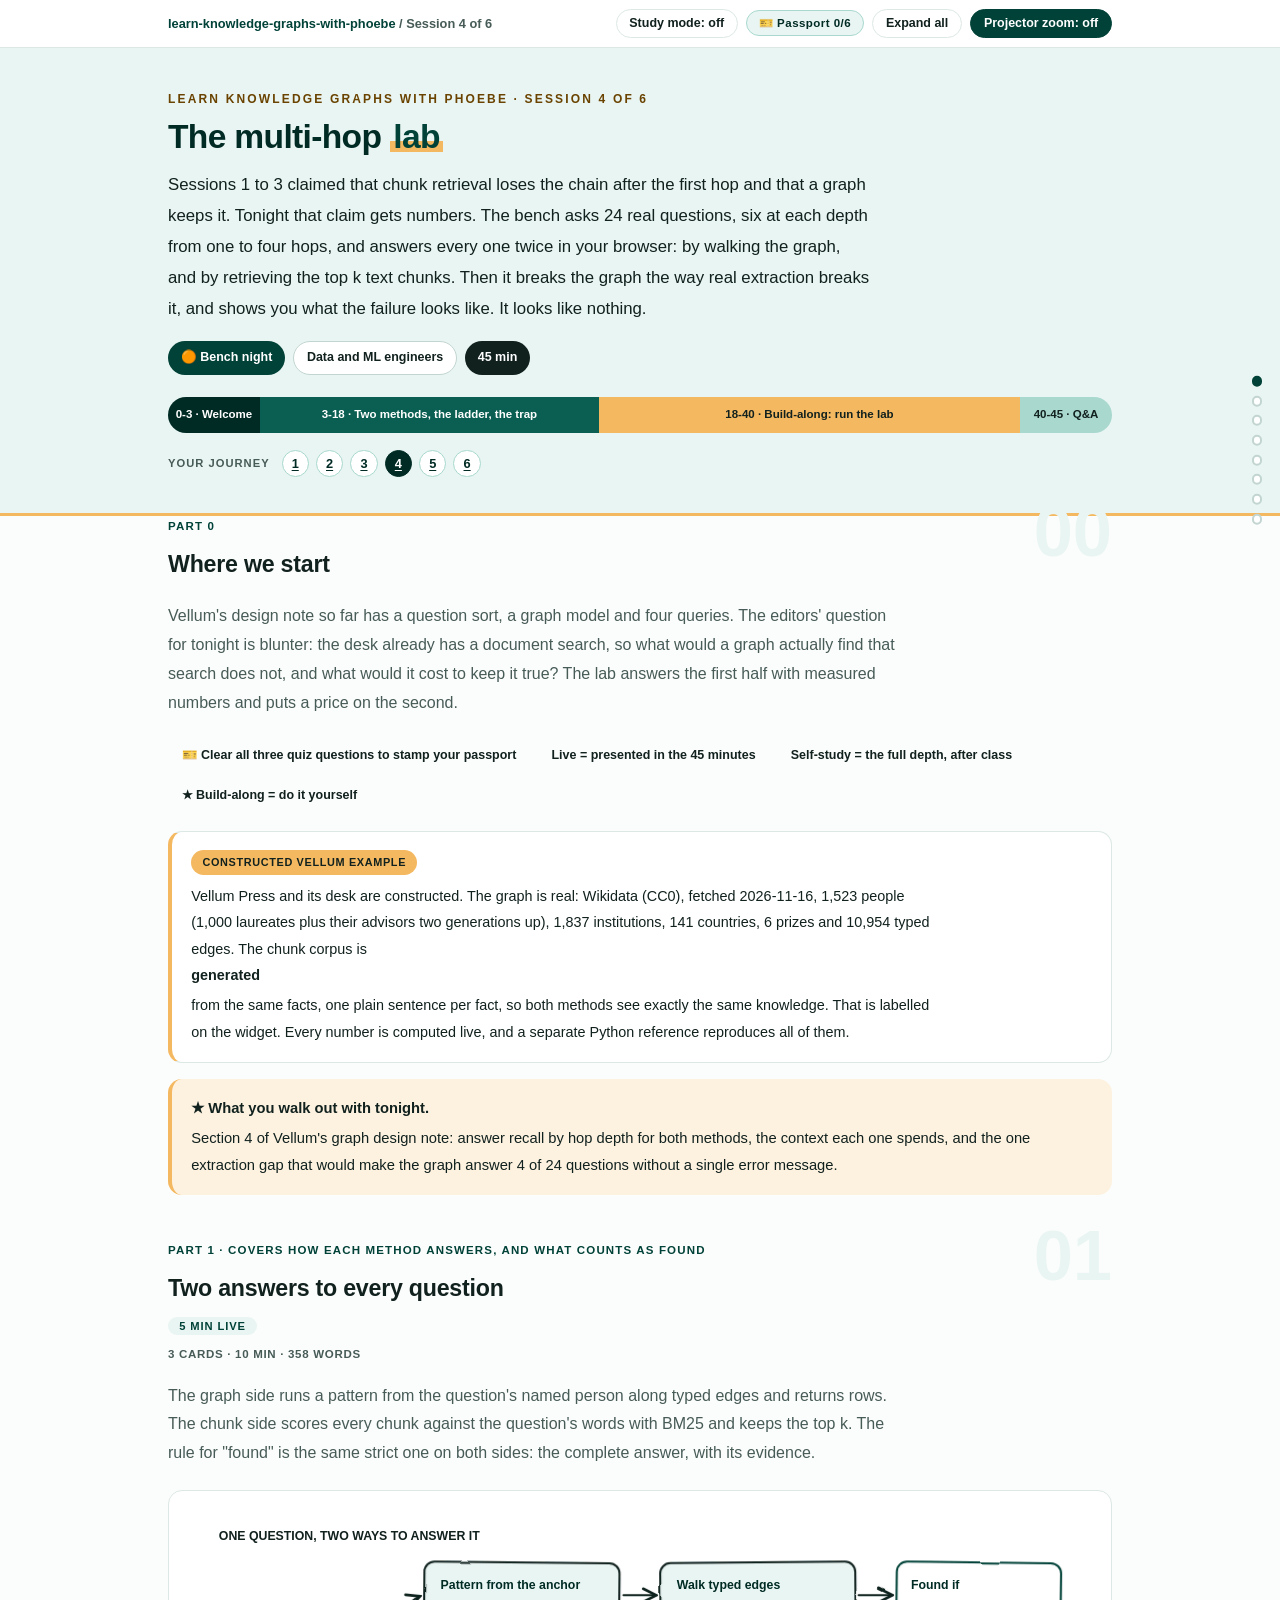
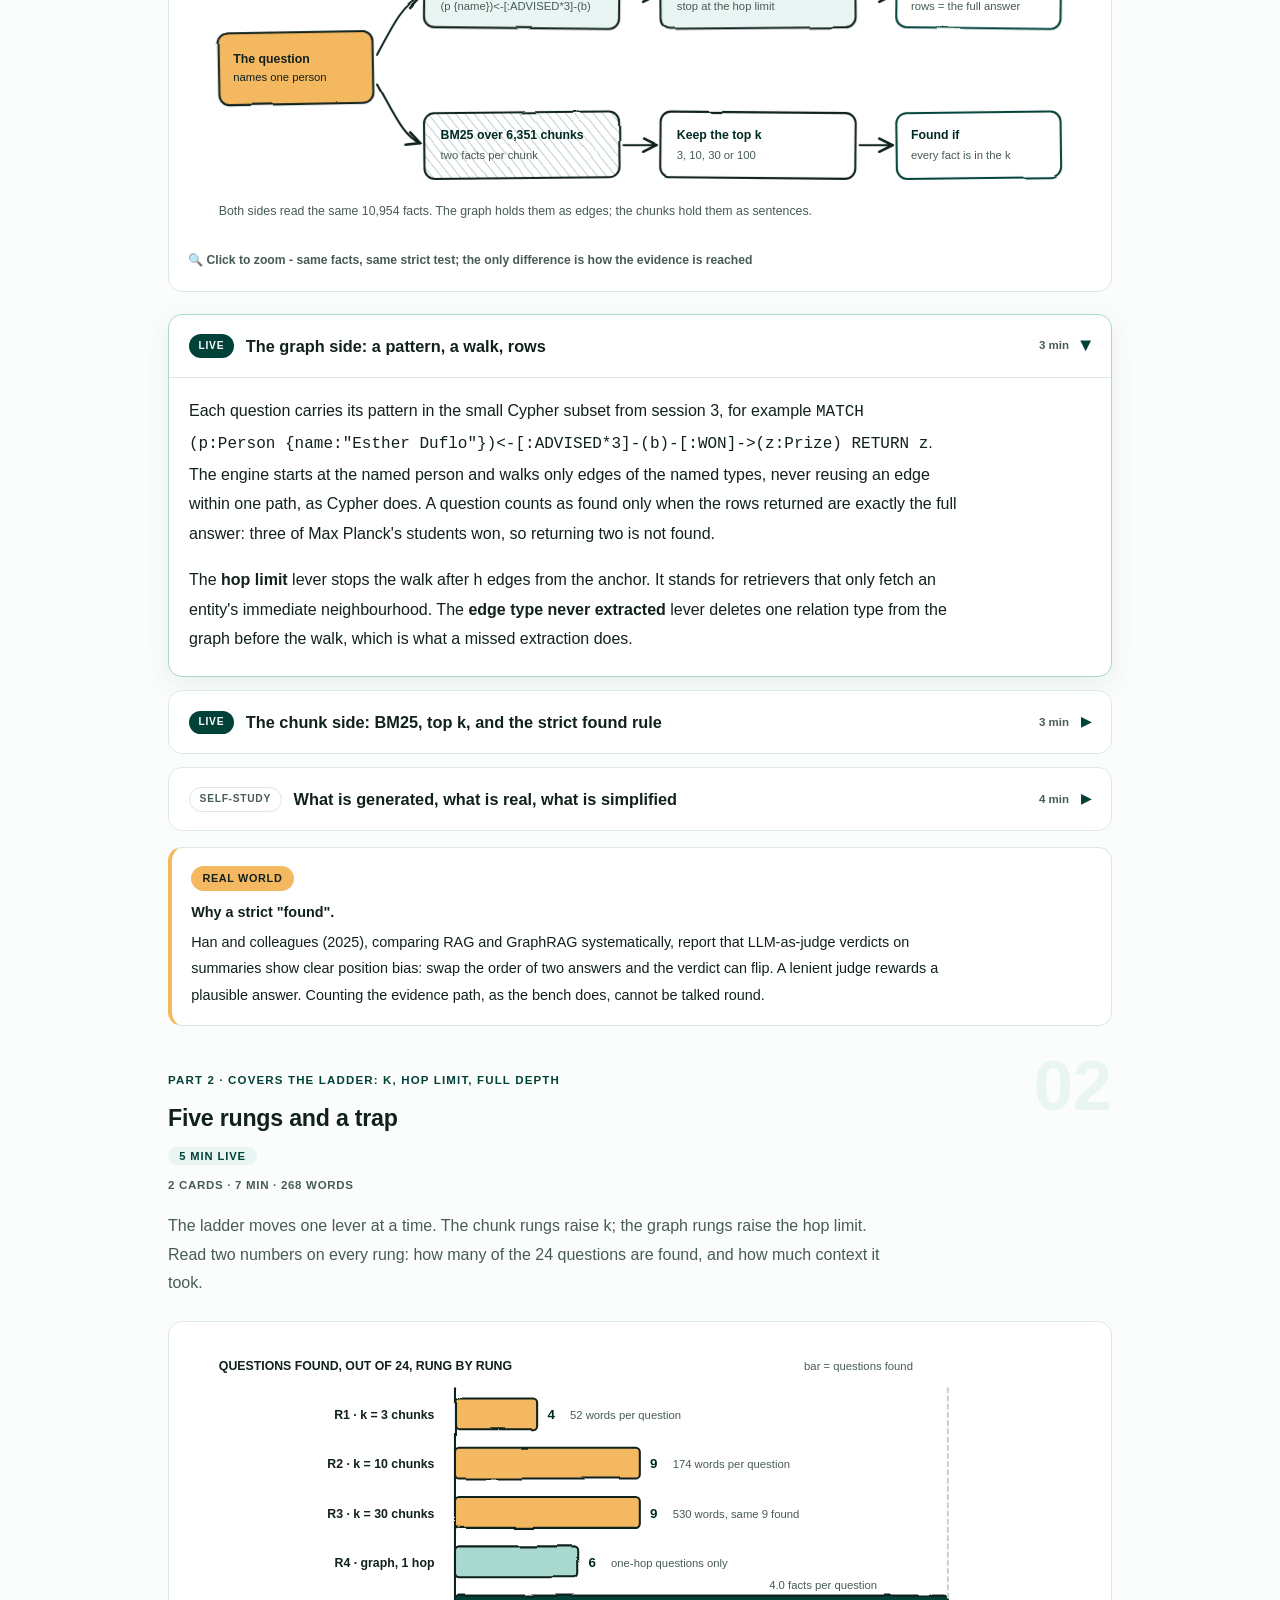
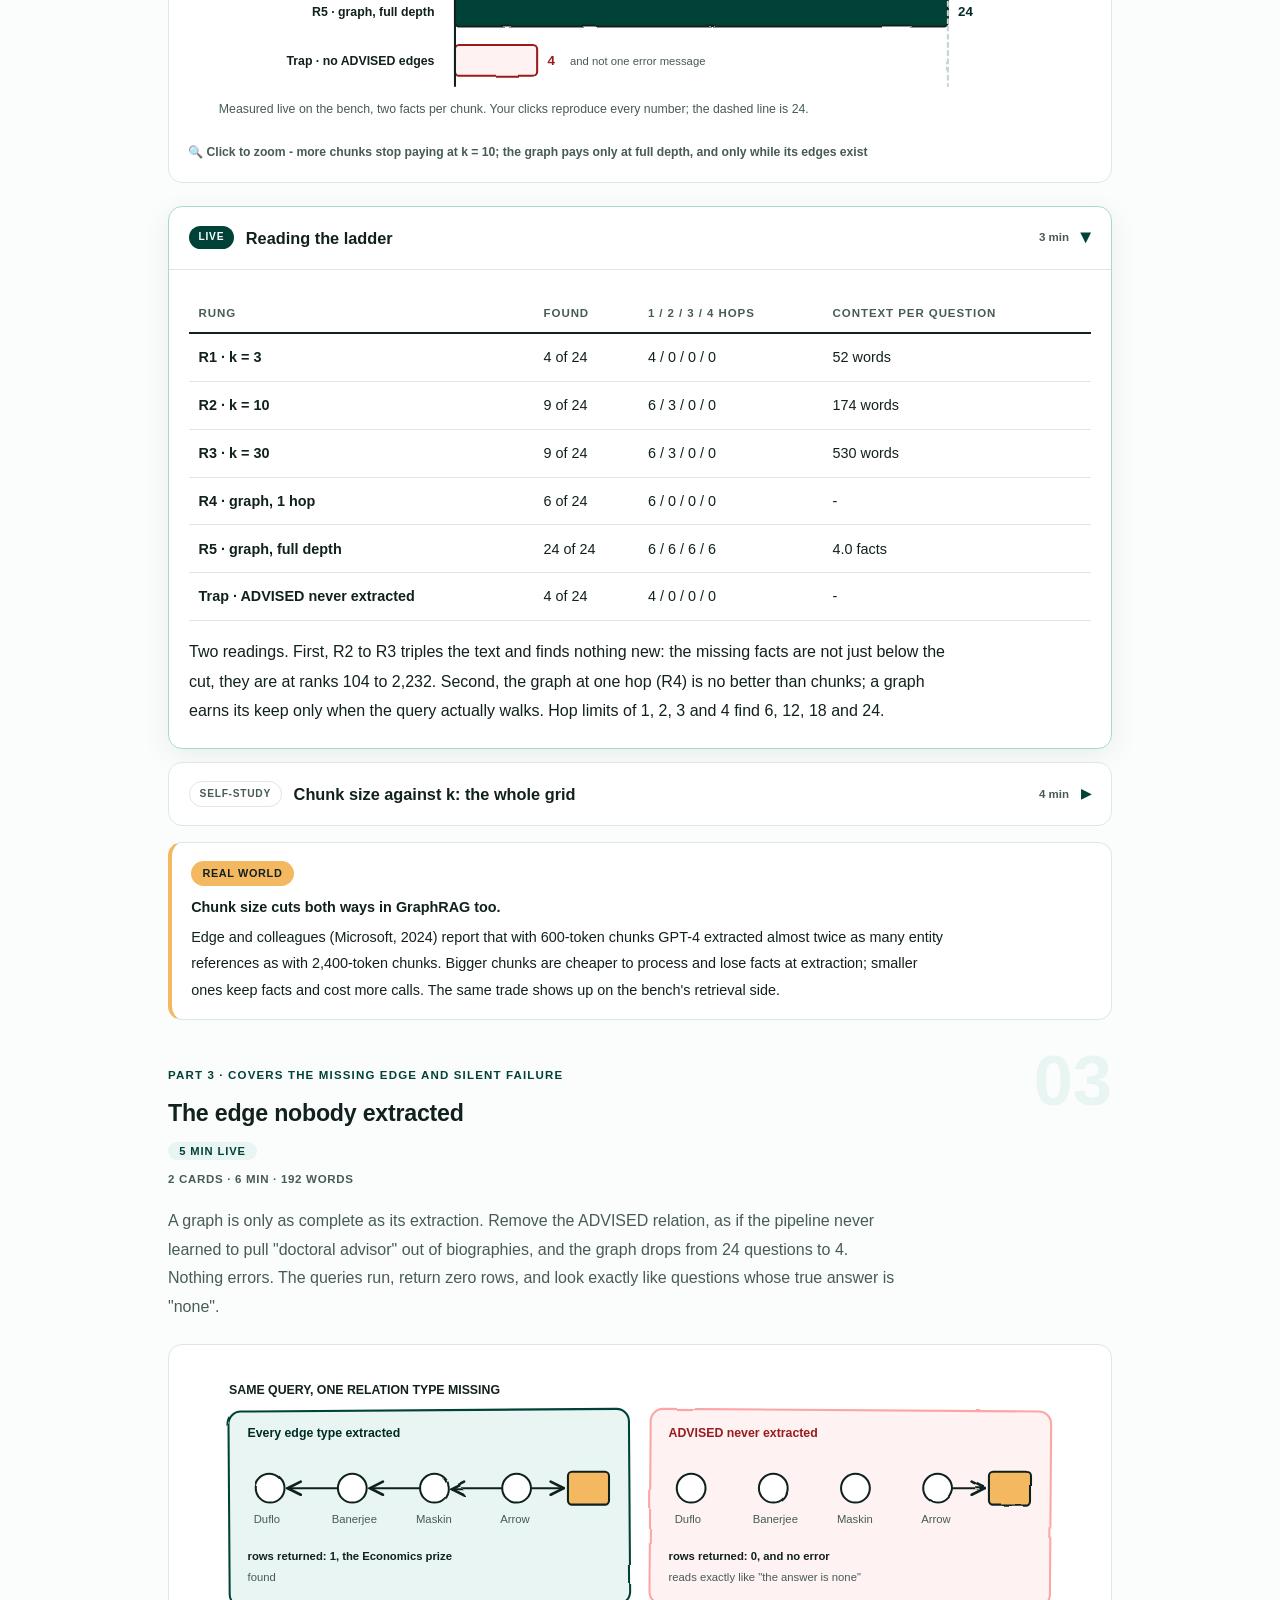
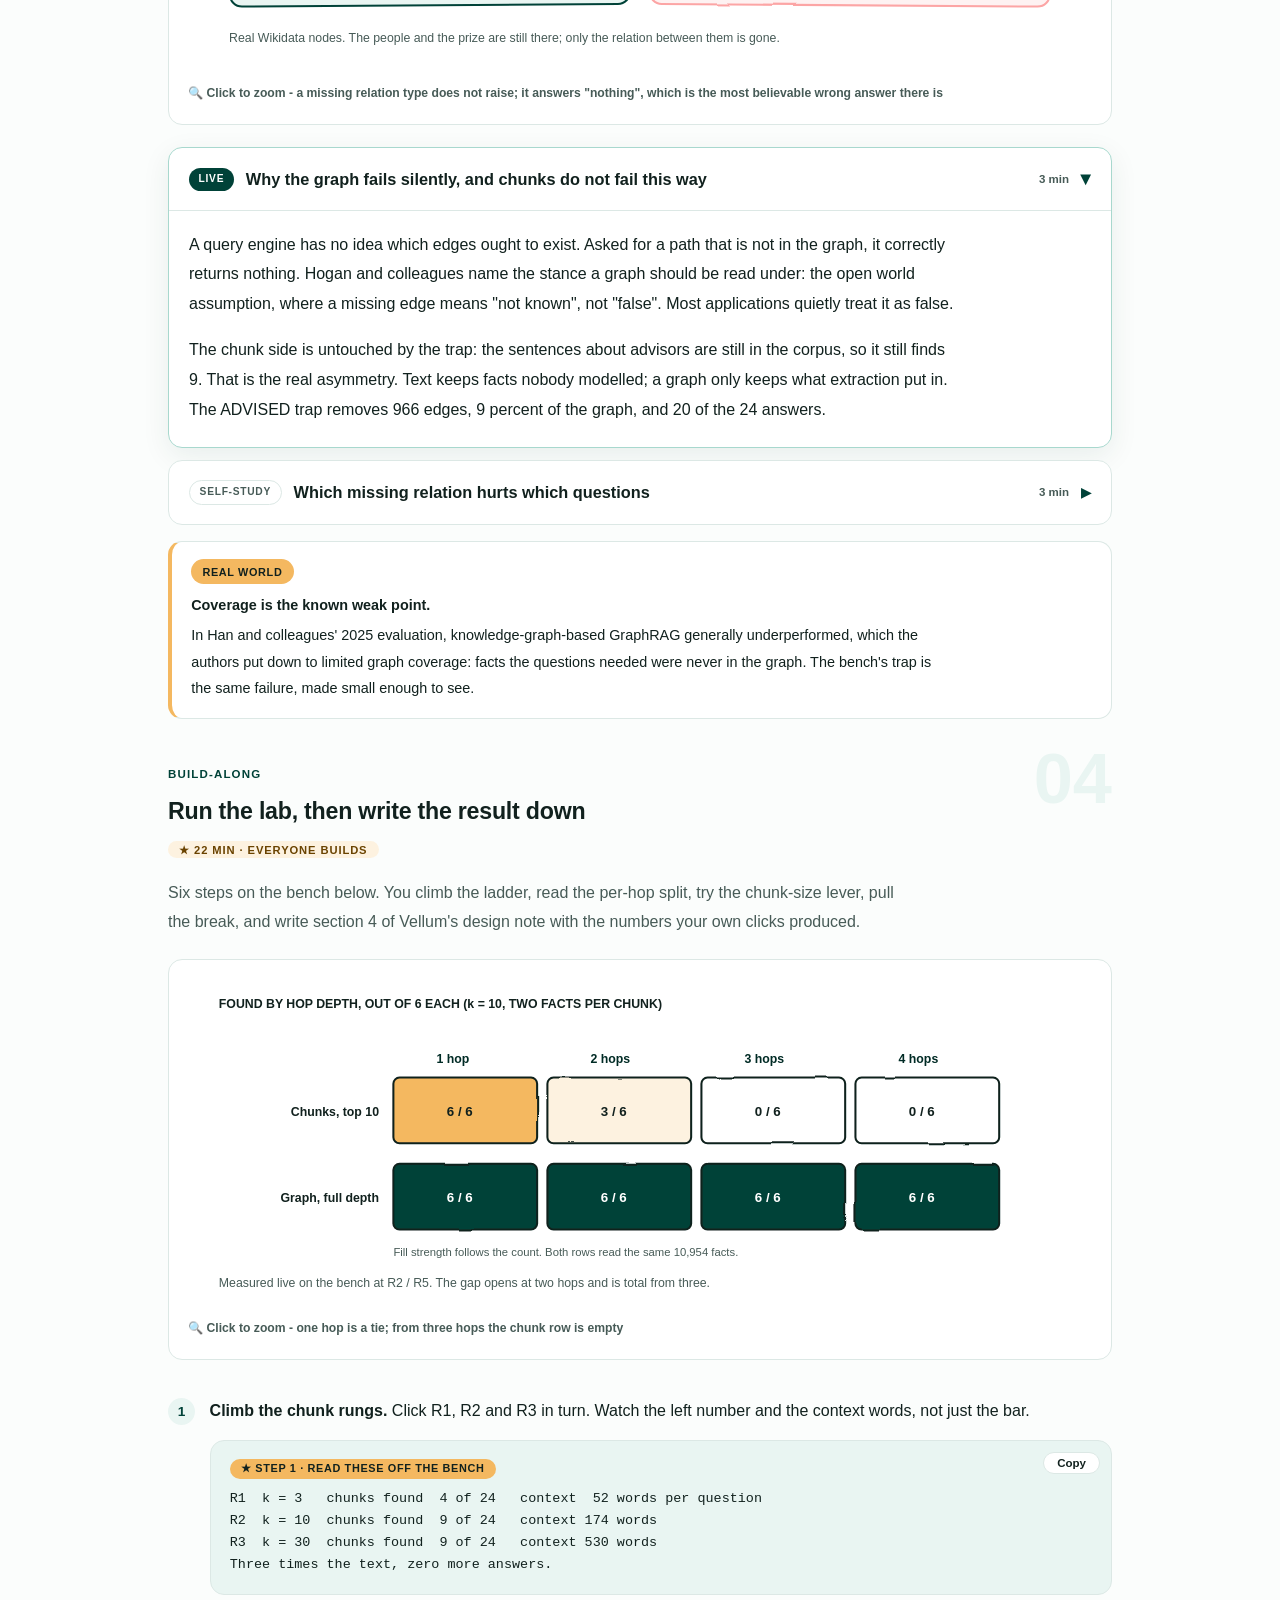
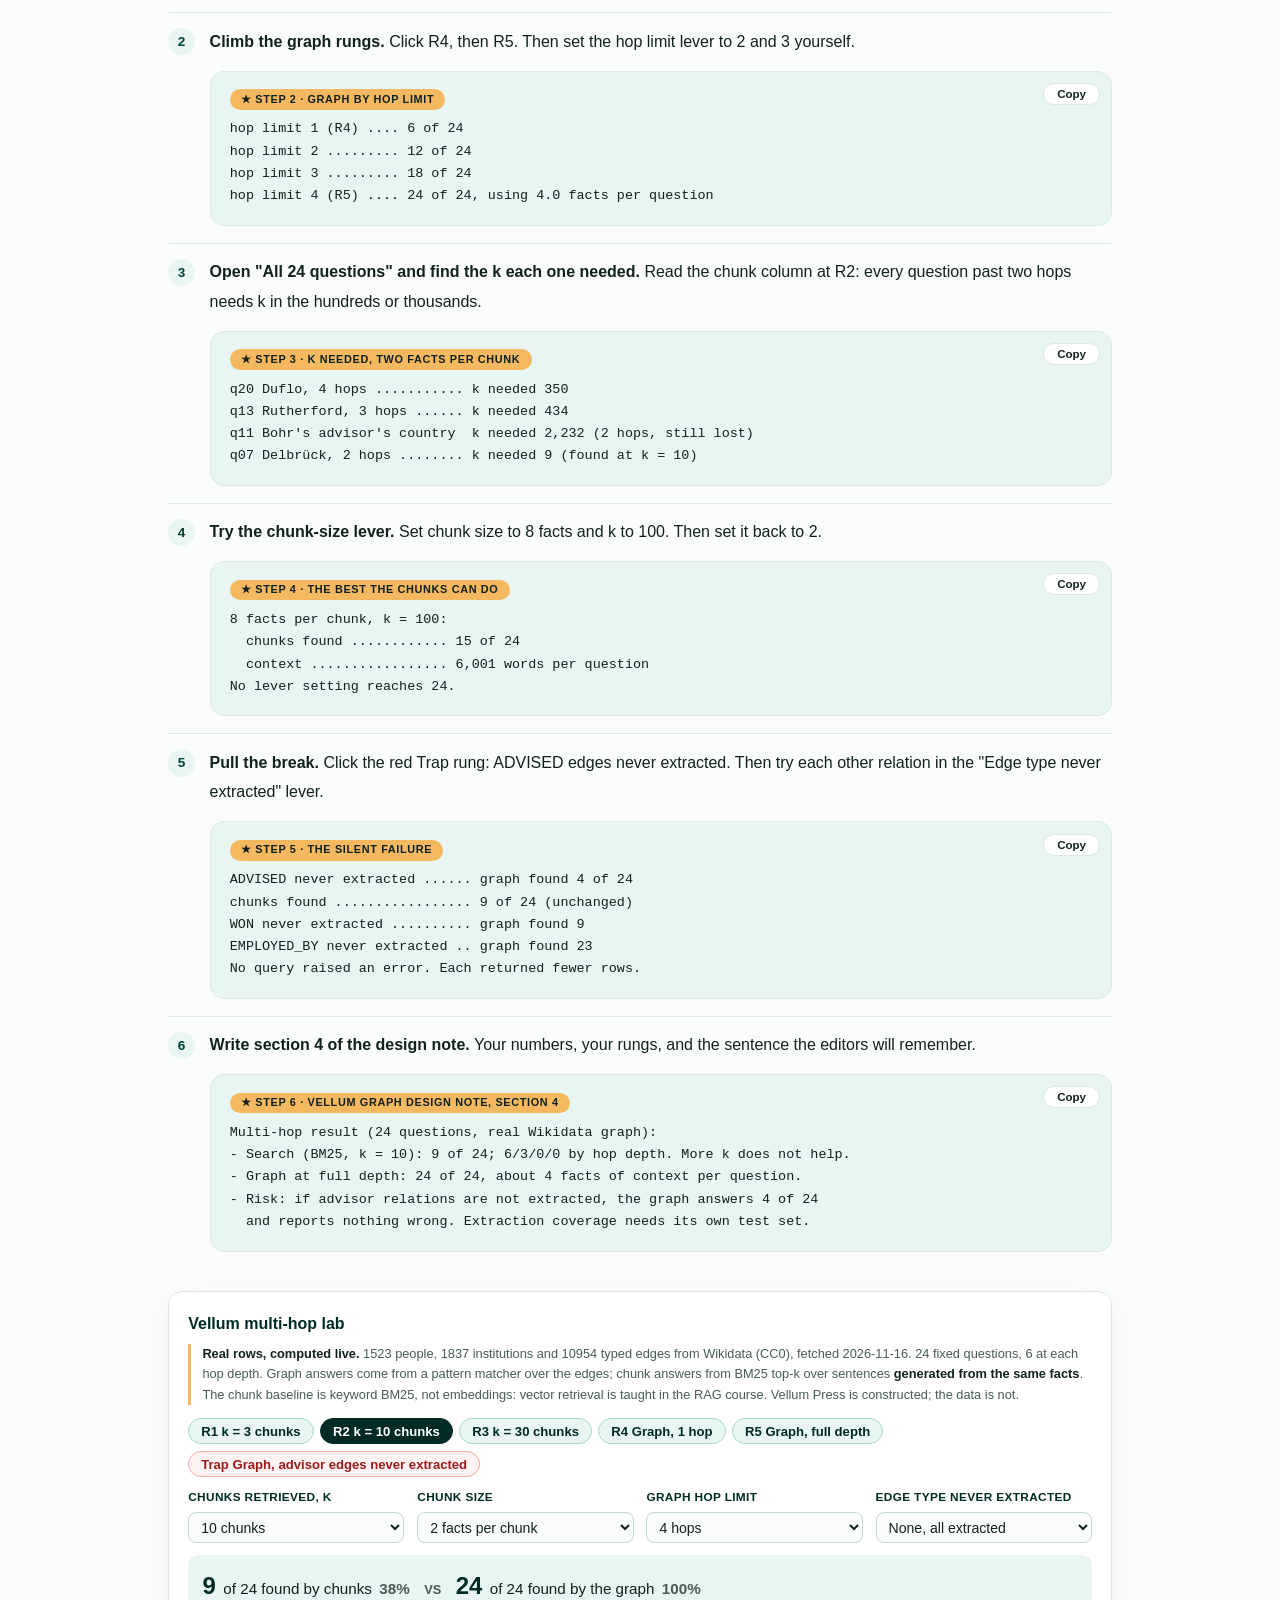
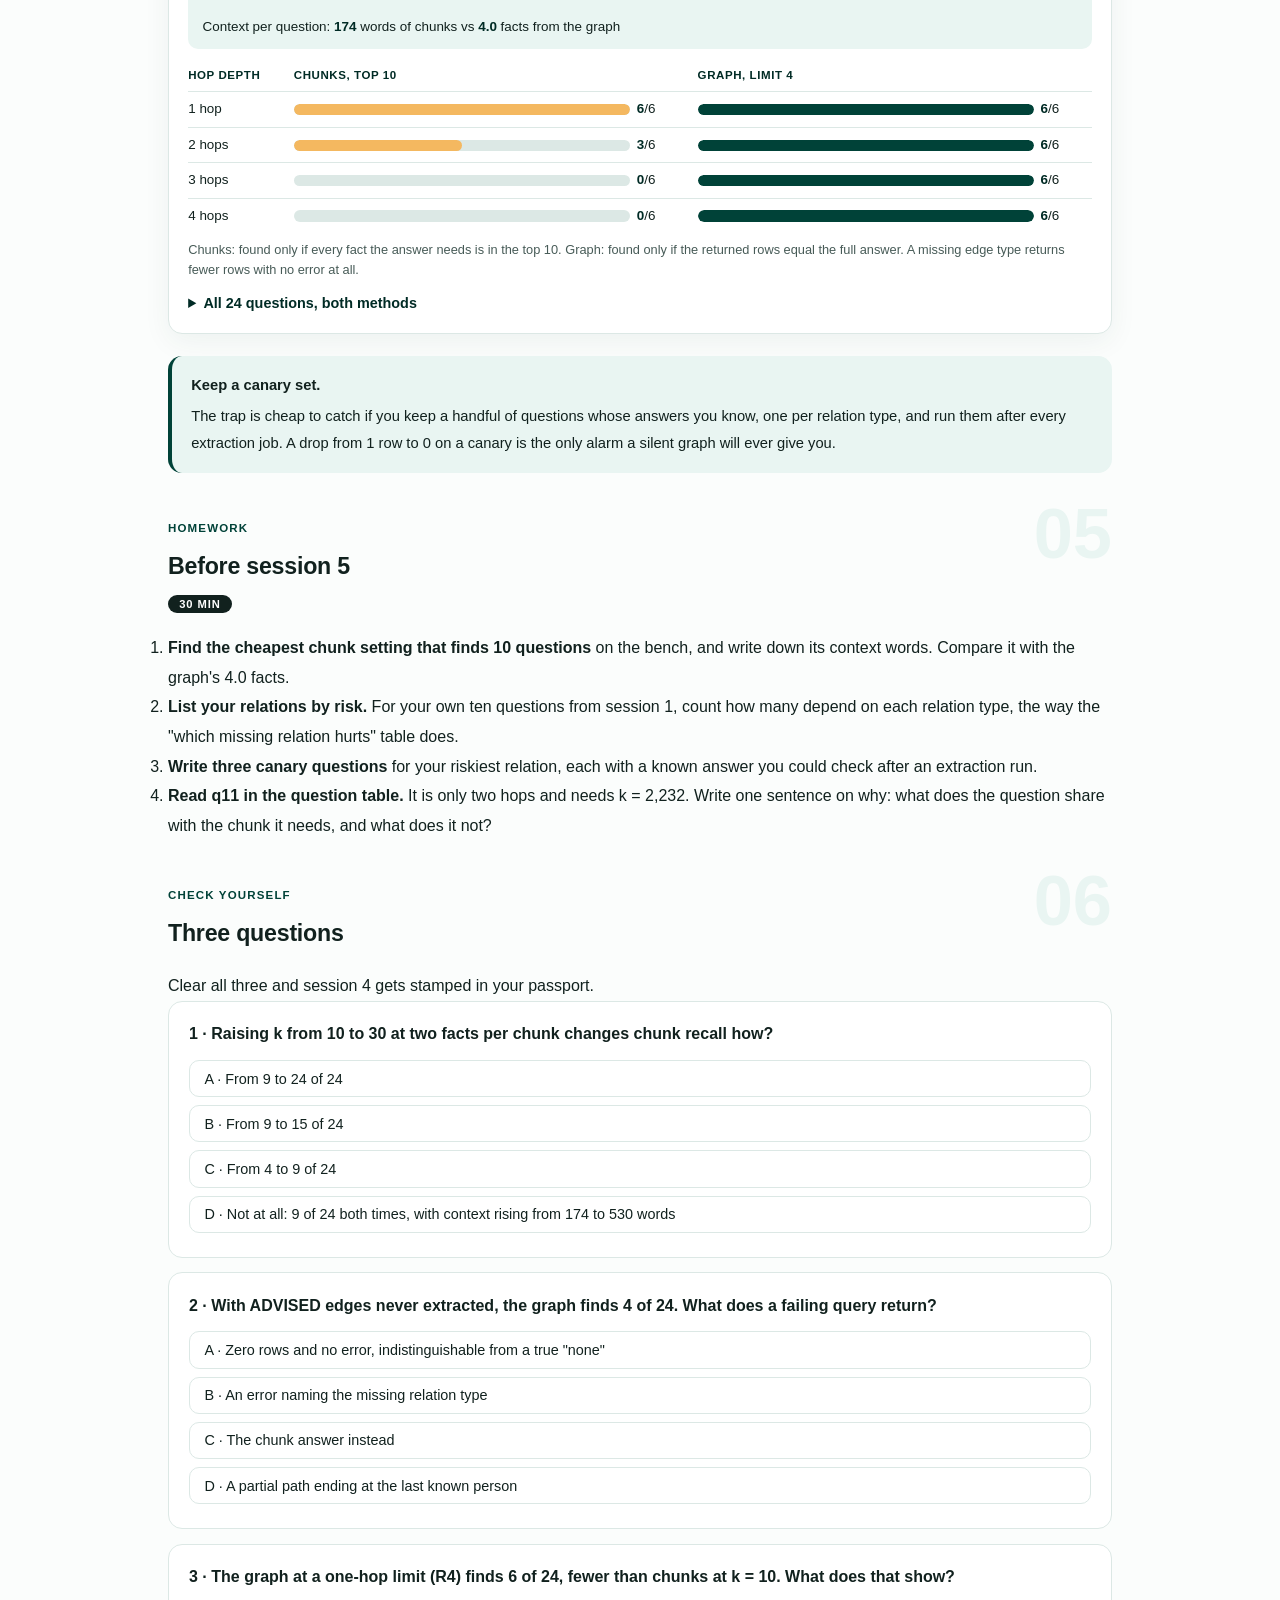
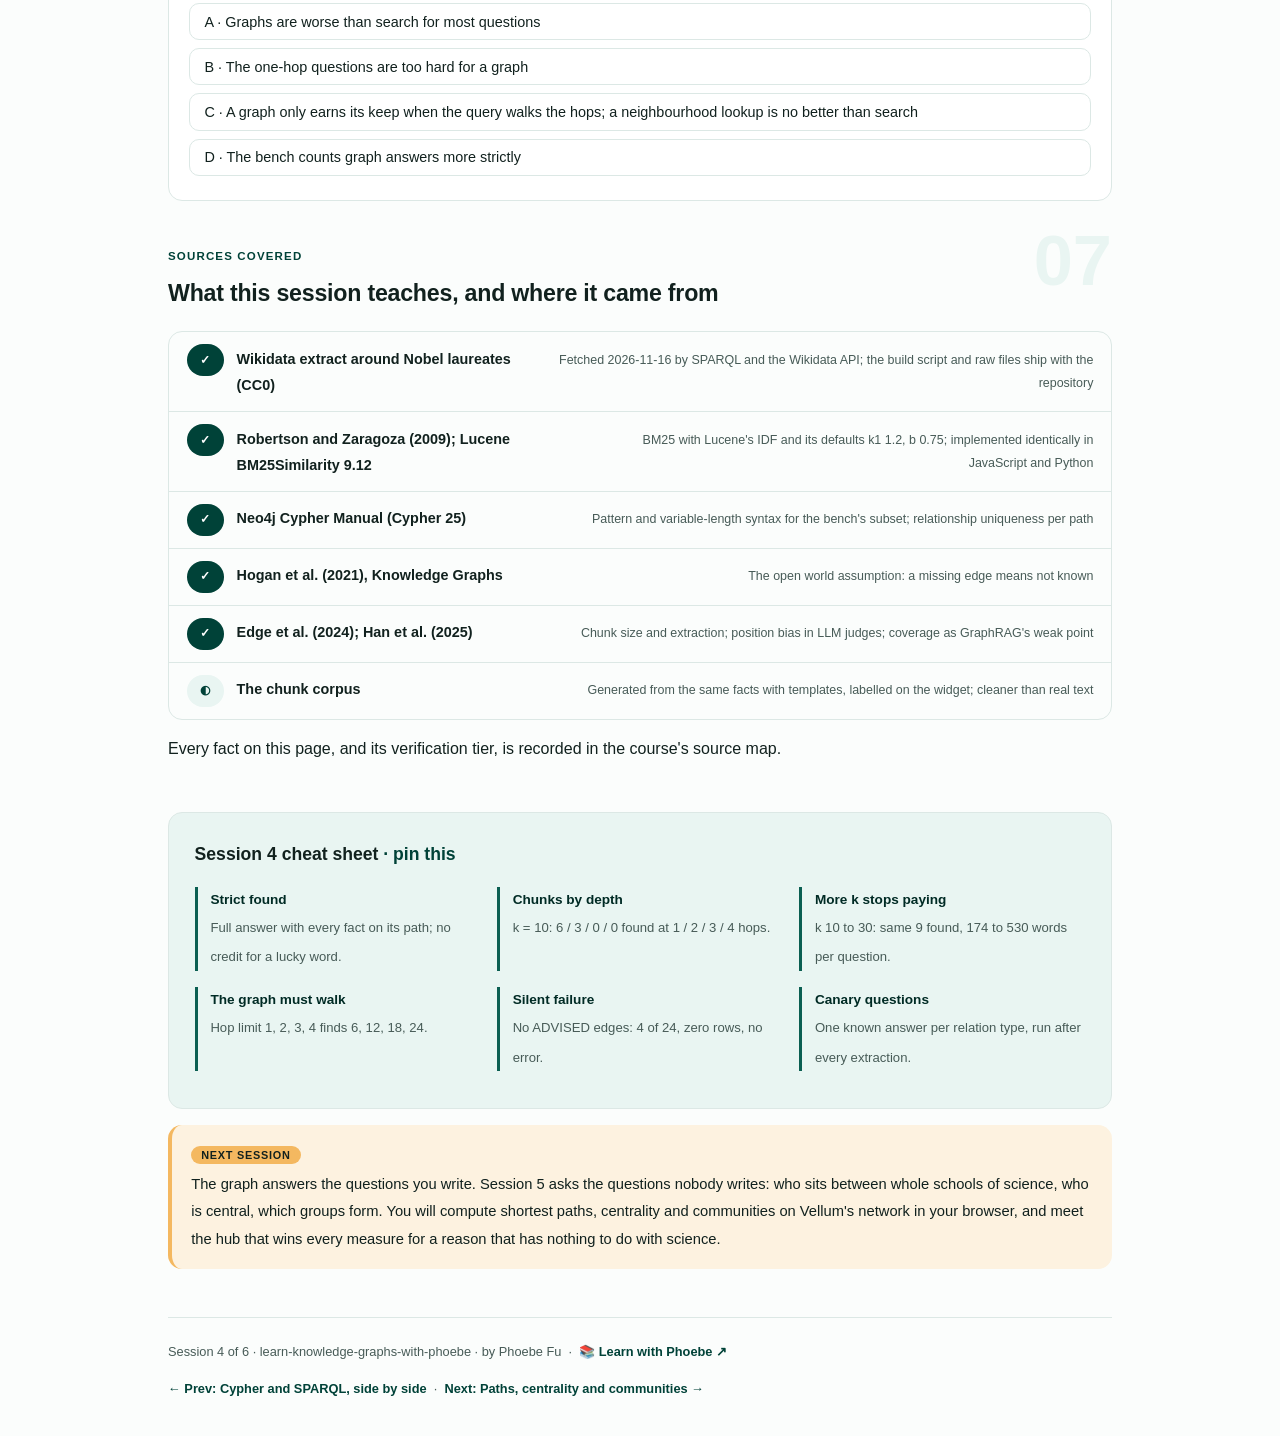
<file: courses/04-the-multi-hop-lab.html>
<!DOCTYPE html>
<html lang="en">
<head>
<meta charset="UTF-8">
<meta name="viewport" content="width=device-width, initial-scale=1.0">
<!-- social:start -->
<meta name="description" content="Session 4 of 6. The bench: 24 questions over a real Wikidata graph, answered by graph traversal and by BM25 chunk retrieval, computed in your browser. Answer recall by hop depth, context cost, and the missing edge that fails silently.">
<meta property="og:type" content="article">
<meta property="og:site_name" content="Learn with Phoebe">
<meta property="og:title" content="The multi-hop lab - learn knowledge graphs with phoebe">
<meta property="og:description" content="Session 4 of 6. Chunks at k = 10 find 9 of 24 questions, none past two hops; the graph finds 24, until one edge type was never extracted and it finds 4, with no error.">
<meta property="og:url" content="https://phoebefu6.github.io/learn-knowledge-graphs-with-phoebe/courses/04-the-multi-hop-lab.html">
<meta property="og:image" content="https://phoebefu6.github.io/learn-knowledge-graphs-with-phoebe/assets/og-cover.png">
<meta property="og:image:width" content="1200">
<meta property="og:image:height" content="630">
<meta name="twitter:card" content="summary_large_image">
<meta name="twitter:title" content="The multi-hop lab - learn knowledge graphs with phoebe">
<meta name="twitter:description" content="Session 4 of 6. Graph vs chunks on 24 real questions, by hop depth.">
<meta name="twitter:image" content="https://phoebefu6.github.io/learn-knowledge-graphs-with-phoebe/assets/og-cover.png">
<!-- social:end -->
<title>Session 4 · The multi-hop lab - learn knowledge graphs with phoebe</title>
<link rel="stylesheet" href="../assets/style.css?v=3">
</head>
<body>

<div class="toolbar">
  <div class="wrap">
    <span class="crumb"><a href="../index.html">learn-knowledge-graphs-with-phoebe</a> / Session 4 of 6</span>
    <button class="btn" id="toggle-all" type="button">Expand all</button>
    <button class="btn primary" id="zoom-toggle" type="button">Projector zoom: off</button>
  </div>
</div>

<header class="masthead">
  <div class="wrap">
    <div class="eyebrow">Learn Knowledge Graphs with Phoebe · Session 4 of 6</div>
    <h1>The multi-hop <span class="accent">lab</span></h1>
    <p class="sub">Sessions 1 to 3 claimed that chunk retrieval loses the chain after the first hop and that a graph keeps it. Tonight that claim gets numbers. The bench asks 24 real questions, six at each depth from one to four hops, and answers every one twice in your browser: by walking the graph, and by retrieving the top k text chunks. Then it breaks the graph the way real extraction breaks it, and shows you what the failure looks like. It looks like nothing.</p>
    <div class="chip-row">
      <span class="chip level">🟠 Bench night</span>
      <span class="chip audience">Data and ML engineers</span>
      <span class="chip time">45 min</span>
    </div>
    <div class="agenda">
      <span class="a1" style="flex:1">0-3 · Welcome</span>
      <span class="a2" style="flex:4">3-18 · Two methods, the ladder, the trap</span>
      <span class="a3" style="flex:5">18-40 · Build-along: run the lab</span>
      <span class="a4" style="flex:1">40-45 · Q&amp;A</span>
    </div>
  </div>
</header>

<main class="wrap">

  <section class="section" id="intro">
    <div class="section-kicker">
      <span class="klabel">Part 0</span>
      <h2>Where we start</h2>
    </div>
    <p class="lede">Vellum's design note so far has a question sort, a graph model and four queries. The editors' question for tonight is blunter: the desk already has a document search, so what would a graph actually find that search does not, and what would it cost to keep it true? The lab answers the first half with measured numbers and puts a price on the second.</p>

    <div class="legend">
      <span class="pill">🎫 Clear all three quiz questions to stamp your passport</span>
      <span class="pill">Live = presented in the 45 minutes</span>
      <span class="pill">Self-study = the full depth, after class</span>
      <span class="pill">★ Build-along = do it yourself</span>
    </div>

    <div class="callout example">
      <span class="ex-pill">Constructed Vellum example</span>
      <p>Vellum Press and its desk are constructed. The graph is real: Wikidata (CC0), fetched 2026-11-16, 1,523 people (1,000 laureates plus their advisors two generations up), 1,837 institutions, 141 countries, 6 prizes and 10,954 typed edges. The chunk corpus is <strong>generated</strong> from the same facts, one plain sentence per fact, so both methods see exactly the same knowledge. That is labelled on the widget. Every number is computed live, and a separate Python reference reproduces all of them.</p>
    </div>

    <div class="callout win">
      <p><strong>★ What you walk out with tonight.</strong> Section 4 of Vellum's graph design note: answer recall by hop depth for both methods, the context each one spends, and the one extraction gap that would make the graph answer 4 of 24 questions without a single error message.</p>
    </div>
  </section>

  <section class="section" id="part-1">
    <div class="section-kicker">
      <span class="klabel">Part 1 · covers how each method answers, and what counts as found</span>
      <h2>Two answers to every question</h2>
      <span class="tag concept">5 min live</span>
    </div>
    <p class="lede">The graph side runs a pattern from the question's named person along typed edges and returns rows. The chunk side scores every chunk against the question's words with BM25 and keeps the top k. The rule for "found" is the same strict one on both sides: the complete answer, with its evidence.</p>

    <figure class="zoomable">
      <svg viewBox="0 0 880 320" xmlns="http://www.w3.org/2000/svg" role="img" aria-label="Two pipelines from one question. Top, graph: the question becomes a pattern anchored on a named person, the pattern walks typed edges up to the hop limit, and found means the returned rows equal the full answer. Bottom, chunks: the question's words are scored by BM25 against 6,351 two-fact chunks, the top k are kept, and found means every fact on the answer path is inside those k.">
        <defs>
          <filter id="k4aSk" x="-3%" y="-3%" width="106%" height="106%"><feTurbulence type="fractalNoise" baseFrequency="0.02" numOctaves="2" seed="13" result="n"/><feDisplacementMap in="SourceGraphic" in2="n" scale="2.4" xChannelSelector="R" yChannelSelector="G"/></filter>
          <pattern id="k4aHc" patternUnits="userSpaceOnUse" width="7" height="7" patternTransform="rotate(-38)"><line x1="0" y1="0" x2="0" y2="7" stroke="#004238" stroke-width="1" opacity=".5"/></pattern>
          <marker id="k4aAr" viewBox="0 0 10 10" refX="9" refY="5" markerWidth="8" markerHeight="8" orient="auto"><path d="M1 1 L9 5 L1 9" fill="none" stroke="#11211E" stroke-width="1.6" stroke-linecap="round"/></marker>
        </defs>
        <style>
          .k4aH { font: 800 12px Inter, sans-serif; fill: #11211E; }
          .k4aP { font: 800 12px Inter, sans-serif; fill: #002B25; }
          .k4aL { font: 600 12px Inter, sans-serif; fill: #11211E; }
          .k4aS { font: 400 11px Inter, sans-serif; fill: #475B57; }
          .k4aI { font: 400 11px Inter, sans-serif; fill: #11211E; }
          .k4aN { font: 400 12px Inter, sans-serif; fill: #475B57; }
        </style>

        <text class="k4aH" x="30" y="28">ONE QUESTION, TWO WAYS TO ANSWER IT</text>

        <g filter="url(#k4aSk)" fill="none" stroke="#11211E" stroke-width="2" stroke-linecap="round" stroke-linejoin="round">
          <rect x="30" y="118" width="150" height="70" rx="10" transform="rotate(-1 105 153)" fill="#F4B860"/>
          <rect x="230" y="50" width="190" height="64" rx="10" transform="rotate(0.6 325 82)" fill="#E9F5F2"/>
          <rect x="460" y="50" width="190" height="64" rx="10" transform="rotate(-0.5 555 82)" fill="#E9F5F2"/>
          <rect x="690" y="50" width="160" height="64" rx="10" transform="rotate(0.7 770 82)" fill="#FFFFFF" stroke="#004238"/>
          <rect x="230" y="196" width="190" height="64" rx="10" transform="rotate(-0.6 325 228)" fill="url(#k4aHc)"/>
          <rect x="460" y="196" width="190" height="64" rx="10" transform="rotate(0.5 555 228)" fill="#FFFFFF"/>
          <rect x="690" y="196" width="160" height="64" rx="10" transform="rotate(-0.7 770 228)" fill="#FFFFFF" stroke="#004238"/>
          <path d="M184 140 C200 110 210 90 226 84" marker-end="url(#k4aAr)"/>
          <path d="M184 168 C200 196 210 220 226 226" marker-end="url(#k4aAr)"/>
          <path d="M424 82 L456 82" marker-end="url(#k4aAr)"/>
          <path d="M654 82 L686 82" marker-end="url(#k4aAr)"/>
          <path d="M424 228 L456 228" marker-end="url(#k4aAr)"/>
          <path d="M654 228 L686 228" marker-end="url(#k4aAr)"/>
        </g>

        <text class="k4aL" x="44" y="148">The question</text>
        <text class="k4aI" x="44" y="166">names one person</text>

        <text class="k4aP" x="246" y="76">Pattern from the anchor</text>
        <text class="k4aS" x="246" y="96">(p {name})&lt;-[:ADVISED*3]-(b)</text>
        <text class="k4aP" x="476" y="76">Walk typed edges</text>
        <text class="k4aS" x="476" y="96">stop at the hop limit</text>
        <text class="k4aP" x="704" y="76">Found if</text>
        <text class="k4aS" x="704" y="96">rows = the full answer</text>

        <text class="k4aP" x="246" y="222">BM25 over 6,351 chunks</text>
        <text class="k4aS" x="246" y="242">two facts per chunk</text>
        <text class="k4aP" x="476" y="222">Keep the top k</text>
        <text class="k4aS" x="476" y="242">3, 10, 30 or 100</text>
        <text class="k4aP" x="704" y="222">Found if</text>
        <text class="k4aS" x="704" y="242">every fact is in the k</text>

        <text class="k4aN" x="30" y="296">Both sides read the same 10,954 facts. The graph holds them as edges; the chunks hold them as sentences.</text>
      </svg>
      <figcaption>🔍 Click to zoom - same facts, same strict test; the only difference is how the evidence is reached</figcaption>
    </figure>

    <details class="card" open>
      <summary><span class="mode live">Live</span>The graph side: a pattern, a walk, rows<span class="mini">3 min</span><span class="caret">▶</span></summary>
      <div class="body">
        <p>Each question carries its pattern in the small Cypher subset from session 3, for example <code>MATCH (p:Person {name:"Esther Duflo"})&lt;-[:ADVISED*3]-(b)-[:WON]-&gt;(z:Prize) RETURN z</code>. The engine starts at the named person and walks only edges of the named types, never reusing an edge within one path, as Cypher does. A question counts as found only when the rows returned are exactly the full answer: three of Max Planck's students won, so returning two is not found.</p>
        <p>The <strong>hop limit</strong> lever stops the walk after h edges from the anchor. It stands for retrievers that only fetch an entity's immediate neighbourhood. The <strong>edge type never extracted</strong> lever deletes one relation type from the graph before the walk, which is what a missed extraction does.</p>
      </div>
    </details>

    <details class="card">
      <summary><span class="mode live">Live</span>The chunk side: BM25, top k, and the strict found rule<span class="mini">3 min</span><span class="caret">▶</span></summary>
      <div class="body">
        <p>Every fact becomes a sentence: "Max Born won the Nobel Prize in Physics in 1954." An advisor fact appears on both people's pages, as it would in two biographies. Each person's sentences are cut into chunks of F facts (1, 2, 4 or 8). BM25 scores each chunk with Lucene's settings (k1 = 1.2, b = 0.75, Lucene's IDF), ties broken by chunk order, and the top k are kept.</p>
        <p>A question is found when every fact on its answer path is in those k chunks. The table also shows "k needed": the smallest k that would have found it. For the four-hop Duflo question it is 350. That number is the honest version of "just retrieve more".</p>
      </div>
    </details>

    <details class="card">
      <summary><span class="mode self">Self-study</span>What is generated, what is real, what is simplified<span class="mini">4 min</span><span class="caret">▶</span></summary>
      <div class="body">
        <p><strong>Real:</strong> every entity and edge, from Wikidata. <strong>Generated:</strong> the sentences, from templates, so the text is cleaner than any real biography: one fact per sentence, every name spelled the Wikidata way. Real text would make the chunk side worse (pronouns, the bridge person called "his supervisor") and the graph side harder to build (extraction has to find those facts first).</p>
        <p><strong>Simplified:</strong> the chunk side is single-shot keyword retrieval. Embedding retrieval, hybrid search and rerankers belong to the <a href="https://phoebefu6.github.io/learn-rag-with-phoebe/courses/b5-metadata-hybrid.html">RAG course ↗</a>; a multi-step retriever that re-queries with "Abhijit Banerjee" after reading hop 1 would recover some deeper questions. The tokeniser keeps only a to z and digits, so "Delbrück" becomes two tokens, "delbr" and "ck"; it still ranks Delbrück's chunks first.</p>
      </div>
    </details>

    <div class="callout example">
      <span class="ex-pill">Real world</span>
      <p><strong>Why a strict "found".</strong> Han and colleagues (2025), comparing RAG and GraphRAG systematically, report that LLM-as-judge verdicts on summaries show clear position bias: swap the order of two answers and the verdict can flip. A lenient judge rewards a plausible answer. Counting the evidence path, as the bench does, cannot be talked round.</p>
    </div>
  </section>

  <section class="section" id="part-2">
    <div class="section-kicker">
      <span class="klabel">Part 2 · covers the ladder: k, hop limit, full depth</span>
      <h2>Five rungs and a trap</h2>
      <span class="tag concept">5 min live</span>
    </div>
    <p class="lede">The ladder moves one lever at a time. The chunk rungs raise k; the graph rungs raise the hop limit. Read two numbers on every rung: how many of the 24 questions are found, and how much context it took.</p>

    <figure class="zoomable">
      <svg viewBox="0 0 880 380" xmlns="http://www.w3.org/2000/svg" role="img" aria-label="Questions found out of 24 at each rung, measured on the bench. R1 k equals 3 chunks: 4, with 52 words of context per question. R2 k equals 10: 9, 174 words. R3 k equals 30: 9, 530 words. R4 graph with a one-hop limit: 6. R5 graph at full depth: 24, using 4.0 facts per question. Trap, advisor edges never extracted: 4, with no error.">
        <defs>
          <filter id="k4bSk" x="-3%" y="-3%" width="106%" height="106%"><feTurbulence type="fractalNoise" baseFrequency="0.02" numOctaves="2" seed="29" result="n"/><feDisplacementMap in="SourceGraphic" in2="n" scale="2.4" xChannelSelector="R" yChannelSelector="G"/></filter>
        </defs>
        <style>
          .k4bH { font: 800 12px Inter, sans-serif; fill: #11211E; }
          .k4bL { font: 600 12px Inter, sans-serif; fill: #11211E; }
          .k4bS { font: 400 11px Inter, sans-serif; fill: #475B57; }
          .k4bV { font: 800 13px Inter, sans-serif; fill: #002B25; }
          .k4bR { font: 800 13px Inter, sans-serif; fill: #991B1B; }
          .k4bN { font: 400 12px Inter, sans-serif; fill: #475B57; }
        </style>

        <text class="k4bH" x="30" y="28">QUESTIONS FOUND, OUT OF 24, RUNG BY RUNG</text>
        <text class="k4bS" x="600" y="28">bar = questions found</text>

        <g filter="url(#k4bSk)" fill="none" stroke="#11211E" stroke-width="2" stroke-linecap="round" stroke-linejoin="round">
          <rect x="260" y="56" width="80" height="30" rx="4" fill="#F4B860"/>
          <rect x="260" y="104" width="180" height="30" rx="4" fill="#F4B860"/>
          <rect x="260" y="152" width="180" height="30" rx="4" fill="#F4B860"/>
          <rect x="260" y="200" width="120" height="30" rx="4" fill="#A8D8CE"/>
          <rect x="260" y="248" width="480" height="30" rx="4" fill="#004238"/>
          <rect x="260" y="296" width="80" height="30" rx="4" fill="#FEF2F2" stroke="#991B1B"/>
          <path d="M260 46 L260 336"/>
          <path d="M740 46 L740 336" stroke="#C2D5D0" stroke-dasharray="4 4"/>
        </g>

        <text class="k4bL" x="240" y="76" text-anchor="end">R1 · k = 3 chunks</text>
        <text class="k4bL" x="240" y="124" text-anchor="end">R2 · k = 10 chunks</text>
        <text class="k4bL" x="240" y="172" text-anchor="end">R3 · k = 30 chunks</text>
        <text class="k4bL" x="240" y="220" text-anchor="end">R4 · graph, 1 hop</text>
        <text class="k4bL" x="240" y="268" text-anchor="end">R5 · graph, full depth</text>
        <text class="k4bL" x="240" y="316" text-anchor="end">Trap · no ADVISED edges</text>

        <text class="k4bV" x="350" y="76">4</text>
        <text class="k4bS" x="372" y="76">52 words per question</text>
        <text class="k4bV" x="450" y="124">9</text>
        <text class="k4bS" x="472" y="124">174 words per question</text>
        <text class="k4bV" x="450" y="172">9</text>
        <text class="k4bS" x="472" y="172">530 words, same 9 found</text>
        <text class="k4bV" x="390" y="220">6</text>
        <text class="k4bS" x="412" y="220">one-hop questions only</text>
        <text class="k4bV" x="750" y="268">24</text>
        <text class="k4bS" x="566" y="242">4.0 facts per question</text>
        <text class="k4bR" x="350" y="316">4</text>
        <text class="k4bS" x="372" y="316">and not one error message</text>

        <text class="k4bN" x="30" y="362">Measured live on the bench, two facts per chunk. Your clicks reproduce every number; the dashed line is 24.</text>
      </svg>
      <figcaption>🔍 Click to zoom - more chunks stop paying at k = 10; the graph pays only at full depth, and only while its edges exist</figcaption>
    </figure>

    <details class="card" open>
      <summary><span class="mode live">Live</span>Reading the ladder<span class="mini">3 min</span><span class="caret">▶</span></summary>
      <div class="body">
        <table class="clean">
          <tr><th>Rung</th><th>Found</th><th>1 / 2 / 3 / 4 hops</th><th>Context per question</th></tr>
          <tr><td>R1 · k = 3</td><td>4 of 24</td><td>4 / 0 / 0 / 0</td><td>52 words</td></tr>
          <tr><td>R2 · k = 10</td><td>9 of 24</td><td>6 / 3 / 0 / 0</td><td>174 words</td></tr>
          <tr><td>R3 · k = 30</td><td>9 of 24</td><td>6 / 3 / 0 / 0</td><td>530 words</td></tr>
          <tr><td>R4 · graph, 1 hop</td><td>6 of 24</td><td>6 / 0 / 0 / 0</td><td>-</td></tr>
          <tr><td>R5 · graph, full depth</td><td>24 of 24</td><td>6 / 6 / 6 / 6</td><td>4.0 facts</td></tr>
          <tr><td>Trap · ADVISED never extracted</td><td>4 of 24</td><td>4 / 0 / 0 / 0</td><td>-</td></tr>
        </table>
        <p>Two readings. First, R2 to R3 triples the text and finds nothing new: the missing facts are not just below the cut, they are at ranks 104 to 2,232. Second, the graph at one hop (R4) is no better than chunks; a graph earns its keep only when the query actually walks. Hop limits of 1, 2, 3 and 4 find 6, 12, 18 and 24.</p>
      </div>
    </details>

    <details class="card">
      <summary><span class="mode self">Self-study</span>Chunk size against k: the whole grid<span class="mini">4 min</span><span class="caret">▶</span></summary>
      <div class="body">
        <table class="clean">
          <tr><th>Facts per chunk</th><th>k = 3</th><th>k = 10</th><th>k = 30</th><th>k = 100</th></tr>
          <tr><td>1 (11,920 chunks)</td><td>2 · 27 words</td><td>5 · 87</td><td>7 · 268</td><td>7 · 900</td></tr>
          <tr><td>2 (6,351 chunks)</td><td>4 · 52</td><td>9 · 174</td><td>9 · 530</td><td>9 · 1,765</td></tr>
          <tr><td>4 (3,549 chunks)</td><td>5 · 100</td><td>10 · 338</td><td>10 · 1,007</td><td>13 · 3,450</td></tr>
          <tr><td>8 (2,117 chunks)</td><td>8 · 178</td><td>9 · 595</td><td>12 · 1,770</td><td>15 · 6,001</td></tr>
        </table>
        <p>Each cell is questions found out of 24, then words of context per question. Bigger chunks carry more facts per retrieval, so recall rises, and so does the text an LLM would have to read. The best cell on the grid is 15 of 24 at 6,001 words per question. No setting reaches 24.</p>
      </div>
    </details>

    <div class="callout example">
      <span class="ex-pill">Real world</span>
      <p><strong>Chunk size cuts both ways in GraphRAG too.</strong> Edge and colleagues (Microsoft, 2024) report that with 600-token chunks GPT-4 extracted almost twice as many entity references as with 2,400-token chunks. Bigger chunks are cheaper to process and lose facts at extraction; smaller ones keep facts and cost more calls. The same trade shows up on the bench's retrieval side.</p>
    </div>
  </section>

  <section class="section" id="part-3">
    <div class="section-kicker">
      <span class="klabel">Part 3 · covers the missing edge and silent failure</span>
      <h2>The edge nobody extracted</h2>
      <span class="tag concept">5 min live</span>
    </div>
    <p class="lede">A graph is only as complete as its extraction. Remove the ADVISED relation, as if the pipeline never learned to pull "doctoral advisor" out of biographies, and the graph drops from 24 questions to 4. Nothing errors. The queries run, return zero rows, and look exactly like questions whose true answer is "none".</p>

    <figure class="zoomable">
      <svg viewBox="0 0 880 300" xmlns="http://www.w3.org/2000/svg" role="img" aria-label="Before and after for the Duflo question. Left, every edge type extracted: the pattern walks three ADVISED edges and one WON edge and returns one row, the Economics prize. Right, ADVISED never extracted: the pattern has no edge to walk and returns zero rows, with no error. The chunk side is unchanged, because the sentences still exist.">
        <defs>
          <filter id="k4cSk" x="-3%" y="-3%" width="106%" height="106%"><feTurbulence type="fractalNoise" baseFrequency="0.02" numOctaves="2" seed="47" result="n"/><feDisplacementMap in="SourceGraphic" in2="n" scale="2.4" xChannelSelector="R" yChannelSelector="G"/></filter>
          <marker id="k4cAr" viewBox="0 0 10 10" refX="9" refY="5" markerWidth="8" markerHeight="8" orient="auto"><path d="M1 1 L9 5 L1 9" fill="none" stroke="#11211E" stroke-width="1.6" stroke-linecap="round"/></marker>
        </defs>
        <style>
          .k4cH { font: 800 12px Inter, sans-serif; fill: #11211E; }
          .k4cP { font: 800 12px Inter, sans-serif; fill: #002B25; }
          .k4cR { font: 800 12px Inter, sans-serif; fill: #991B1B; }
          .k4cL { font: 600 11px Inter, sans-serif; fill: #11211E; }
          .k4cS { font: 400 11px Inter, sans-serif; fill: #475B57; }
          .k4cN { font: 400 12px Inter, sans-serif; fill: #475B57; }
        </style>

        <text class="k4cH" x="40" y="28">SAME QUERY, ONE RELATION TYPE MISSING</text>

        <g filter="url(#k4cSk)" fill="none" stroke="#11211E" stroke-width="2" stroke-linecap="round" stroke-linejoin="round">
          <rect x="40" y="44" width="390" height="190" rx="12" transform="rotate(-0.4 235 139)" fill="#E9F5F2" stroke="#004238"/>
          <rect x="450" y="44" width="390" height="190" rx="12" transform="rotate(0.4 645 139)" fill="#FEF2F2" stroke="#FCA5A5"/>
          <circle cx="80" cy="120" r="14" fill="#FFFFFF"/>
          <circle cx="160" cy="120" r="14" fill="#FFFFFF"/>
          <circle cx="240" cy="120" r="14" fill="#FFFFFF"/>
          <circle cx="320" cy="120" r="14" fill="#FFFFFF"/>
          <rect x="370" y="104" width="40" height="32" rx="4" fill="#F4B860"/>
          <path d="M145 120 L97 120" marker-end="url(#k4cAr)"/>
          <path d="M225 120 L177 120" marker-end="url(#k4cAr)"/>
          <path d="M305 120 L257 120" marker-end="url(#k4cAr)"/>
          <path d="M335 120 L366 120" marker-end="url(#k4cAr)"/>
          <circle cx="490" cy="120" r="14" fill="#FFFFFF"/>
          <circle cx="570" cy="120" r="14" fill="#FFFFFF"/>
          <circle cx="650" cy="120" r="14" fill="#FFFFFF"/>
          <circle cx="730" cy="120" r="14" fill="#FFFFFF"/>
          <rect x="780" y="104" width="40" height="32" rx="4" fill="#F4B860"/>
          <path d="M745 120 L776 120" marker-end="url(#k4cAr)"/>
        </g>

        <text class="k4cP" x="58" y="70">Every edge type extracted</text>
        <text class="k4cS" x="64" y="154">Duflo</text>
        <text class="k4cS" x="140" y="154">Banerjee</text>
        <text class="k4cS" x="222" y="154">Maskin</text>
        <text class="k4cS" x="304" y="154">Arrow</text>
        <text class="k4cL" x="58" y="190">rows returned: 1, the Economics prize</text>
        <text class="k4cS" x="58" y="210">found</text>

        <text class="k4cR" x="468" y="70">ADVISED never extracted</text>
        <text class="k4cS" x="474" y="154">Duflo</text>
        <text class="k4cS" x="550" y="154">Banerjee</text>
        <text class="k4cS" x="632" y="154">Maskin</text>
        <text class="k4cS" x="714" y="154">Arrow</text>
        <text class="k4cL" x="468" y="190">rows returned: 0, and no error</text>
        <text class="k4cS" x="468" y="210">reads exactly like "the answer is none"</text>

        <text class="k4cN" x="40" y="270">Real Wikidata nodes. The people and the prize are still there; only the relation between them is gone.</text>
      </svg>
      <figcaption>🔍 Click to zoom - a missing relation type does not raise; it answers "nothing", which is the most believable wrong answer there is</figcaption>
    </figure>

    <details class="card" open>
      <summary><span class="mode live">Live</span>Why the graph fails silently, and chunks do not fail this way<span class="mini">3 min</span><span class="caret">▶</span></summary>
      <div class="body">
        <p>A query engine has no idea which edges ought to exist. Asked for a path that is not in the graph, it correctly returns nothing. Hogan and colleagues name the stance a graph should be read under: the open world assumption, where a missing edge means "not known", not "false". Most applications quietly treat it as false.</p>
        <p>The chunk side is untouched by the trap: the sentences about advisors are still in the corpus, so it still finds 9. That is the real asymmetry. Text keeps facts nobody modelled; a graph only keeps what extraction put in. The ADVISED trap removes 966 edges, 9 percent of the graph, and 20 of the 24 answers.</p>
      </div>
    </details>

    <details class="card">
      <summary><span class="mode self">Self-study</span>Which missing relation hurts which questions<span class="mini">3 min</span><span class="caret">▶</span></summary>
      <div class="body">
        <table class="clean">
          <tr><th>Never extracted</th><th>Graph found (of 24)</th><th>Why</th></tr>
          <tr><td>ADVISED</td><td>4</td><td>20 of 24 questions walk an advisor edge</td></tr>
          <tr><td>WON</td><td>9</td><td>prize questions at every depth end on WON</td></tr>
          <tr><td>CITIZEN_OF</td><td>21</td><td>three questions end on a country</td></tr>
          <tr><td>EDUCATED_AT</td><td>22</td><td>two questions end on a university</td></tr>
          <tr><td>EMPLOYED_BY</td><td>23</td><td>one question</td></tr>
        </table>
        <p>The cost of a missing relation is set by your question set, not by the size of the relation. That is the argument for session 1's question sort: it tells you which relations your extraction must not miss, before you pay for extraction.</p>
      </div>
    </details>

    <div class="callout example">
      <span class="ex-pill">Real world</span>
      <p><strong>Coverage is the known weak point.</strong> In Han and colleagues' 2025 evaluation, knowledge-graph-based GraphRAG generally underperformed, which the authors put down to limited graph coverage: facts the questions needed were never in the graph. The bench's trap is the same failure, made small enough to see.</p>
    </div>
  </section>

  <section class="section" id="demo-1">
    <div class="section-kicker">
      <span class="klabel">Build-along</span>
      <h2>Run the lab, then write the result down</h2>
      <span class="tag demo">★ 22 min · everyone builds</span>
    </div>
    <p class="lede">Six steps on the bench below. You climb the ladder, read the per-hop split, try the chunk-size lever, pull the break, and write section 4 of Vellum's design note with the numbers your own clicks produced.</p>

    <figure class="zoomable">
      <svg viewBox="0 0 880 320" xmlns="http://www.w3.org/2000/svg" role="img" aria-label="Questions found by hop depth at k equals 10, two facts per chunk, out of 6 per depth. Chunks: 6 at one hop, 3 at two hops, 0 at three and 0 at four. Graph at full depth: 6 at every depth.">
        <defs>
          <filter id="k4dSk" x="-3%" y="-3%" width="106%" height="106%"><feTurbulence type="fractalNoise" baseFrequency="0.02" numOctaves="2" seed="53" result="n"/><feDisplacementMap in="SourceGraphic" in2="n" scale="2.4" xChannelSelector="R" yChannelSelector="G"/></filter>
        </defs>
        <style>
          .k4dH { font: 800 12px Inter, sans-serif; fill: #11211E; }
          .k4dP { font: 800 12px Inter, sans-serif; fill: #002B25; }
          .k4dL { font: 600 12px Inter, sans-serif; fill: #11211E; }
          .k4dW { font: 800 13px Inter, sans-serif; fill: #FFFFFF; }
          .k4dV { font: 800 13px Inter, sans-serif; fill: #11211E; }
          .k4dS { font: 400 11px Inter, sans-serif; fill: #475B57; }
          .k4dN { font: 400 12px Inter, sans-serif; fill: #475B57; }
        </style>

        <text class="k4dH" x="30" y="28">FOUND BY HOP DEPTH, OUT OF 6 EACH (k = 10, TWO FACTS PER CHUNK)</text>

        <g filter="url(#k4dSk)" fill="none" stroke="#11211E" stroke-width="2" stroke-linecap="round" stroke-linejoin="round">
          <rect x="200" y="96" width="140" height="64" rx="6" fill="#F4B860"/>
          <rect x="350" y="96" width="140" height="64" rx="6" fill="#FDF2E0"/>
          <rect x="500" y="96" width="140" height="64" rx="6" fill="#FFFFFF"/>
          <rect x="650" y="96" width="140" height="64" rx="6" fill="#FFFFFF"/>
          <rect x="200" y="180" width="140" height="64" rx="6" fill="#004238"/>
          <rect x="350" y="180" width="140" height="64" rx="6" fill="#004238"/>
          <rect x="500" y="180" width="140" height="64" rx="6" fill="#004238"/>
          <rect x="650" y="180" width="140" height="64" rx="6" fill="#004238"/>
        </g>

        <text class="k4dP" x="242" y="82">1 hop</text>
        <text class="k4dP" x="392" y="82">2 hops</text>
        <text class="k4dP" x="542" y="82">3 hops</text>
        <text class="k4dP" x="692" y="82">4 hops</text>
        <text class="k4dL" x="186" y="133" text-anchor="end">Chunks, top 10</text>
        <text class="k4dL" x="186" y="217" text-anchor="end">Graph, full depth</text>

        <text class="k4dV" x="252" y="133">6 / 6</text>
        <text class="k4dV" x="402" y="133">3 / 6</text>
        <text class="k4dV" x="552" y="133">0 / 6</text>
        <text class="k4dV" x="702" y="133">0 / 6</text>
        <text class="k4dW" x="252" y="217">6 / 6</text>
        <text class="k4dW" x="402" y="217">6 / 6</text>
        <text class="k4dW" x="552" y="217">6 / 6</text>
        <text class="k4dW" x="702" y="217">6 / 6</text>

        <text class="k4dS" x="200" y="270">Fill strength follows the count. Both rows read the same 10,954 facts.</text>
        <text class="k4dN" x="30" y="300">Measured live on the bench at R2 / R5. The gap opens at two hops and is total from three.</text>
      </svg>
      <figcaption>🔍 Click to zoom - one hop is a tie; from three hops the chunk row is empty</figcaption>
    </figure>

    <div class="steps">
      <div class="step">
        <p><strong>Climb the chunk rungs.</strong> Click R1, R2 and R3 in turn. Watch the left number and the context words, not just the bar.</p>
        <div class="prompt-box good"><span class="label">★ Step 1 · read these off the bench</span>R1  k = 3   chunks found  4 of 24   context  52 words per question
R2  k = 10  chunks found  9 of 24   context 174 words
R3  k = 30  chunks found  9 of 24   context 530 words
Three times the text, zero more answers.</div>
      </div>
      <div class="step">
        <p><strong>Climb the graph rungs.</strong> Click R4, then R5. Then set the hop limit lever to 2 and 3 yourself.</p>
        <div class="prompt-box good"><span class="label">★ Step 2 · graph by hop limit</span>hop limit 1 (R4) .... 6 of 24
hop limit 2 ......... 12 of 24
hop limit 3 ......... 18 of 24
hop limit 4 (R5) .... 24 of 24, using 4.0 facts per question</div>
      </div>
      <div class="step">
        <p><strong>Open "All 24 questions" and find the k each one needed.</strong> Read the chunk column at R2: every question past two hops needs k in the hundreds or thousands.</p>
        <div class="prompt-box good"><span class="label">★ Step 3 · k needed, two facts per chunk</span>q20 Duflo, 4 hops ........... k needed 350
q13 Rutherford, 3 hops ...... k needed 434
q11 Bohr's advisor's country  k needed 2,232 (2 hops, still lost)
q07 Delbrück, 2 hops ........ k needed 9 (found at k = 10)</div>
      </div>
      <div class="step">
        <p><strong>Try the chunk-size lever.</strong> Set chunk size to 8 facts and k to 100. Then set it back to 2.</p>
        <div class="prompt-box good"><span class="label">★ Step 4 · the best the chunks can do</span>8 facts per chunk, k = 100:
  chunks found ............ 15 of 24
  context ................. 6,001 words per question
No lever setting reaches 24.</div>
      </div>
      <div class="step">
        <p><strong>Pull the break.</strong> Click the red Trap rung: ADVISED edges never extracted. Then try each other relation in the "Edge type never extracted" lever.</p>
        <div class="prompt-box good"><span class="label">★ Step 5 · the silent failure</span>ADVISED never extracted ...... graph found 4 of 24
chunks found ................. 9 of 24 (unchanged)
WON never extracted .......... graph found 9
EMPLOYED_BY never extracted .. graph found 23
No query raised an error. Each returned fewer rows.</div>
      </div>
      <div class="step">
        <p><strong>Write section 4 of the design note.</strong> Your numbers, your rungs, and the sentence the editors will remember.</p>
        <div class="prompt-box good"><span class="label">★ Step 6 · Vellum graph design note, section 4</span>Multi-hop result (24 questions, real Wikidata graph):
- Search (BM25, k = 10): 9 of 24; 6/3/0/0 by hop depth. More k does not help.
- Graph at full depth: 24 of 24, about 4 facts of context per question.
- Risk: if advisor relations are not extracted, the graph answers 4 of 24
  and reports nothing wrong. Extraction coverage needs its own test set.</div>
      </div>
    </div>

    <div class="kgr-bench" data-rung="r2"></div>

    <div class="callout tip">
      <p><strong>Keep a canary set.</strong> The trap is cheap to catch if you keep a handful of questions whose answers you know, one per relation type, and run them after every extraction job. A drop from 1 row to 0 on a canary is the only alarm a silent graph will ever give you.</p>
    </div>
  </section>

  <section class="section" id="exercise">
    <div class="section-kicker">
      <span class="klabel">Homework</span>
      <h2>Before session 5</h2>
      <span class="tag exercise">30 min</span>
    </div>
    <ol>
      <li><strong>Find the cheapest chunk setting that finds 10 questions</strong> on the bench, and write down its context words. Compare it with the graph's 4.0 facts.</li>
      <li><strong>List your relations by risk.</strong> For your own ten questions from session 1, count how many depend on each relation type, the way the "which missing relation hurts" table does.</li>
      <li><strong>Write three canary questions</strong> for your riskiest relation, each with a known answer you could check after an extraction run.</li>
      <li><strong>Read q11 in the question table.</strong> It is only two hops and needs k = 2,232. Write one sentence on why: what does the question share with the chunk it needs, and what does it not?</li>
    </ol>
  </section>

  <section class="section" id="quiz">
    <div class="section-kicker">
      <span class="klabel">Check yourself</span>
      <h2>Three questions</h2>
    </div>
    <p>Clear all three and session 4 gets stamped in your passport.</p>

    <div class="quiz-q" data-answer="3">
      <p class="qtext">1 · Raising k from 10 to 30 at two facts per chunk changes chunk recall how?</p>
      <button class="qopt" type="button">A · From 9 to 24 of 24</button>
      <button class="qopt" type="button">B · From 9 to 15 of 24</button>
      <button class="qopt" type="button">C · From 4 to 9 of 24</button>
      <button class="qopt" type="button">D · Not at all: 9 of 24 both times, with context rising from 174 to 530 words</button>
      <p class="qwhy">The facts the deeper questions need rank in the hundreds, far below 30. Tripling k triples what an LLM must read and finds nothing new. 4 to 9 is k = 3 to k = 10; 15 is the grid's best cell at 8 facts per chunk and k = 100.</p>
    </div>

    <div class="quiz-q" data-answer="0">
      <p class="qtext">2 · With ADVISED edges never extracted, the graph finds 4 of 24. What does a failing query return?</p>
      <button class="qopt" type="button">A · Zero rows and no error, indistinguishable from a true "none"</button>
      <button class="qopt" type="button">B · An error naming the missing relation type</button>
      <button class="qopt" type="button">C · The chunk answer instead</button>
      <button class="qopt" type="button">D · A partial path ending at the last known person</button>
      <p class="qwhy">The engine cannot know an edge ought to exist, so it correctly returns nothing. That is why a missing extraction is silent, and why canary questions with known answers are the alarm you have to build yourself.</p>
    </div>

    <div class="quiz-q" data-answer="2">
      <p class="qtext">3 · The graph at a one-hop limit (R4) finds 6 of 24, fewer than chunks at k = 10. What does that show?</p>
      <button class="qopt" type="button">A · Graphs are worse than search for most questions</button>
      <button class="qopt" type="button">B · The one-hop questions are too hard for a graph</button>
      <button class="qopt" type="button">C · A graph only earns its keep when the query walks the hops; a neighbourhood lookup is no better than search</button>
      <button class="qopt" type="button">D · The bench counts graph answers more strictly</button>
      <p class="qwhy">At one hop the graph answers exactly the six one-hop questions, as chunks do; chunks at k = 10 also catch three of the two-hop ones. Raise the limit to 2, 3 and 4 and the graph finds 12, 18 and 24. The value is in the traversal, not the storage.</p>
    </div>

    <p class="quiz-score"></p>
  </section>

  <section class="section" id="official">
    <div class="section-kicker">
      <span class="klabel">Sources covered</span>
      <h2>What this session teaches, and where it came from</h2>
    </div>
    <div class="covered">
      <div class="covered-row"><span class="status pill solid">✓</span><span class="name">Wikidata extract around Nobel laureates (CC0)</span><span class="note">Fetched 2026-11-16 by SPARQL and the Wikidata API; the build script and raw files ship with the repository</span></div>
      <div class="covered-row"><span class="status pill solid">✓</span><span class="name">Robertson and Zaragoza (2009); Lucene BM25Similarity 9.12</span><span class="note">BM25 with Lucene's IDF and its defaults k1 1.2, b 0.75; implemented identically in JavaScript and Python</span></div>
      <div class="covered-row"><span class="status pill solid">✓</span><span class="name">Neo4j Cypher Manual (Cypher 25)</span><span class="note">Pattern and variable-length syntax for the bench's subset; relationship uniqueness per path</span></div>
      <div class="covered-row"><span class="status pill solid">✓</span><span class="name">Hogan et al. (2021), Knowledge Graphs</span><span class="note">The open world assumption: a missing edge means not known</span></div>
      <div class="covered-row"><span class="status pill solid">✓</span><span class="name">Edge et al. (2024); Han et al. (2025)</span><span class="note">Chunk size and extraction; position bias in LLM judges; coverage as GraphRAG's weak point</span></div>
      <div class="covered-row"><span class="status pill light">◐</span><span class="name">The chunk corpus</span><span class="note">Generated from the same facts with templates, labelled on the widget; cleaner than real text</span></div>
    </div>
    <p class="mono" style="margin-top:14px">Every fact on this page, and its verification tier, is recorded in the course's source map.</p>
  </section>

  <section class="cheat" id="cheatsheet">
    <h3>Session 4 cheat sheet <span>· pin this</span></h3>
    <div class="grid-2">
      <div class="cheat-item"><b>Strict found</b><span>Full answer with every fact on its path; no credit for a lucky word.</span></div>
      <div class="cheat-item"><b>Chunks by depth</b><span>k = 10: 6 / 3 / 0 / 0 found at 1 / 2 / 3 / 4 hops.</span></div>
      <div class="cheat-item"><b>More k stops paying</b><span>k 10 to 30: same 9 found, 174 to 530 words per question.</span></div>
      <div class="cheat-item"><b>The graph must walk</b><span>Hop limit 1, 2, 3, 4 finds 6, 12, 18, 24.</span></div>
      <div class="cheat-item"><b>Silent failure</b><span>No ADVISED edges: 4 of 24, zero rows, no error.</span></div>
      <div class="cheat-item"><b>Canary questions</b><span>One known answer per relation type, run after every extraction.</span></div>
    </div>
  </section>

  <div class="callout next">
    <span class="nx-pill">Next session</span>
    <p>The graph answers the questions you write. Session 5 asks the questions nobody writes: who sits between whole schools of science, who is central, which groups form. You will compute shortest paths, centrality and communities on Vellum's network in your browser, and meet the hub that wins every measure for a reason that has nothing to do with science.</p>
  </div>

  <footer class="pagefoot">
    <span>Session 4 of 6 · learn-knowledge-graphs-with-phoebe · by Phoebe Fu &nbsp;·&nbsp; 📚 <a href="https://phoebefu6.github.io/learn-with-phoebe/">Learn with Phoebe ↗</a></span>
    <span><a href="03-cypher-and-sparql-side-by-side.html">← Prev: Cypher and SPARQL, side by side</a> &nbsp;·&nbsp; <a href="05-paths-centrality-communities.html">Next: Paths, centrality and communities →</a></span>
  </footer>

</main>

<script src="../assets/kgr-sample.js?v=1"></script>
<script src="../assets/kgr-live.js?v=4"></script>
<script src="../assets/app.js?v=1"></script>
</body>
</html>
</file>
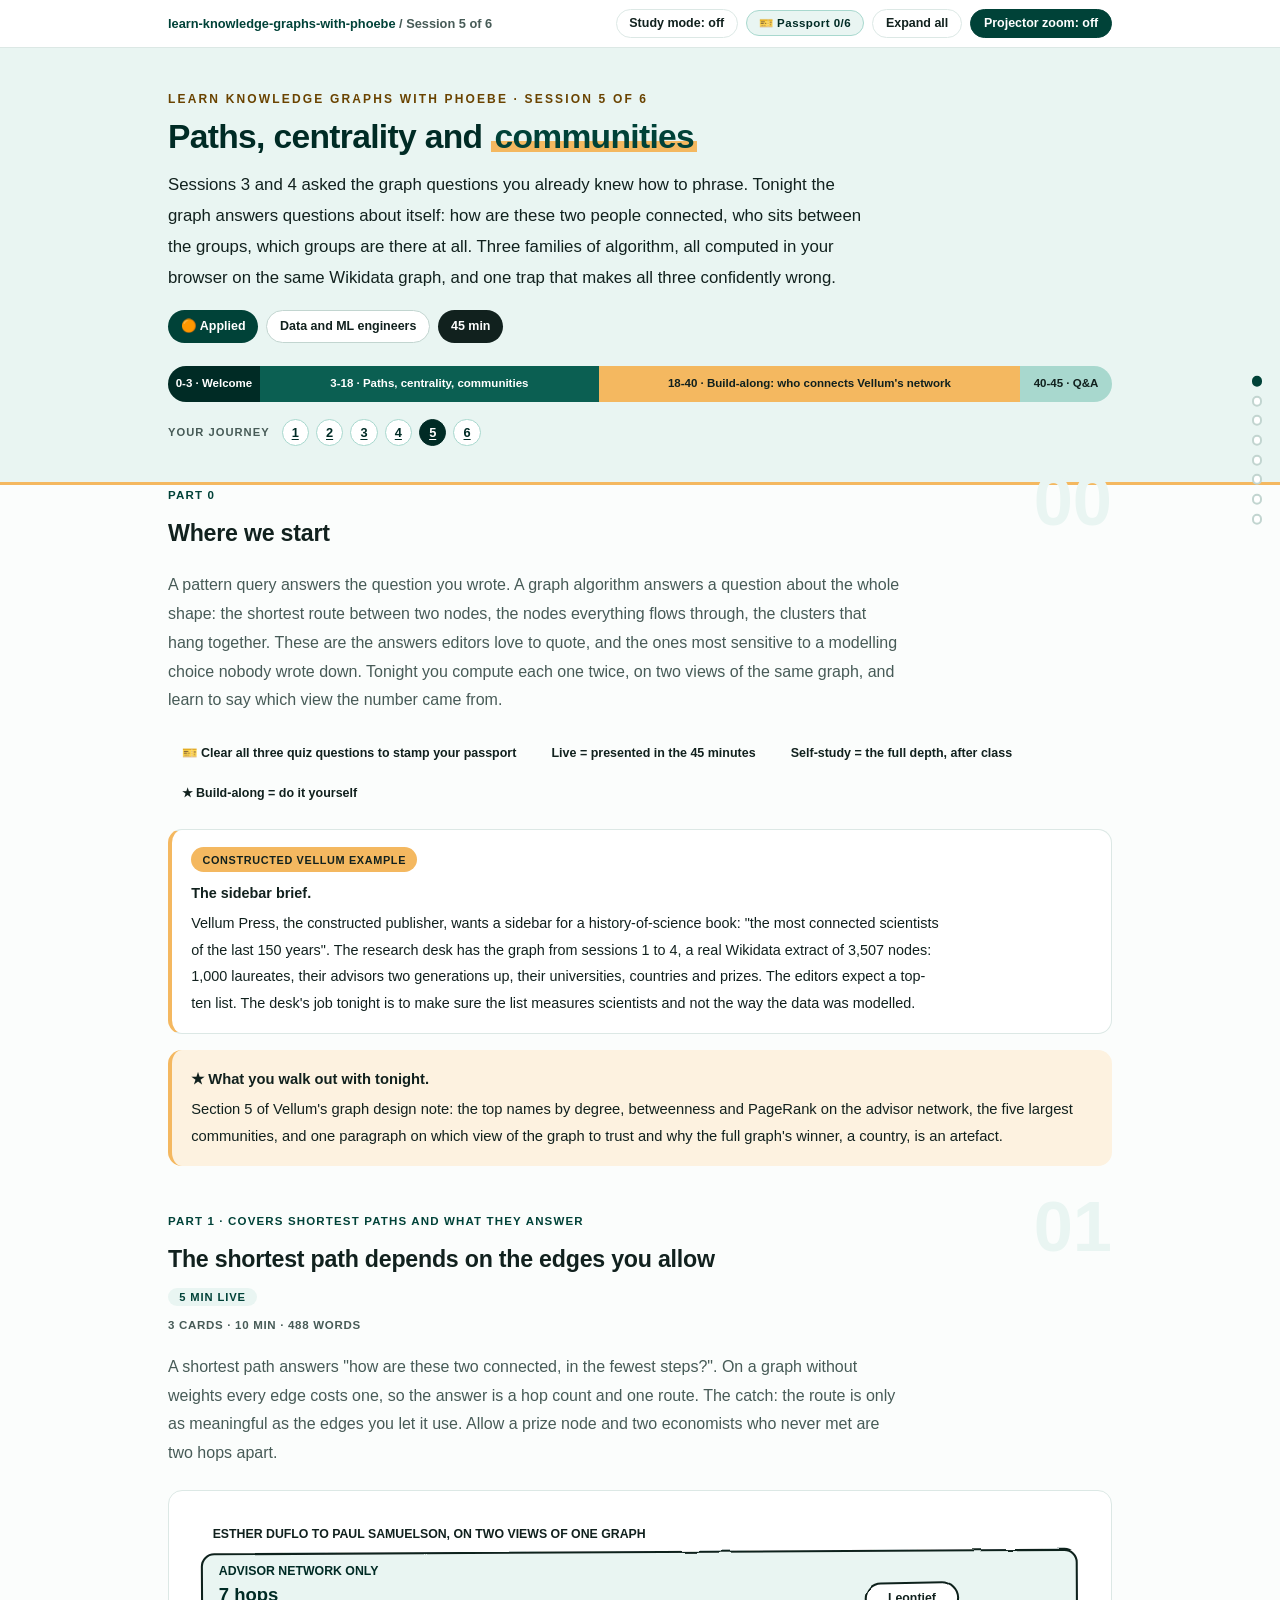
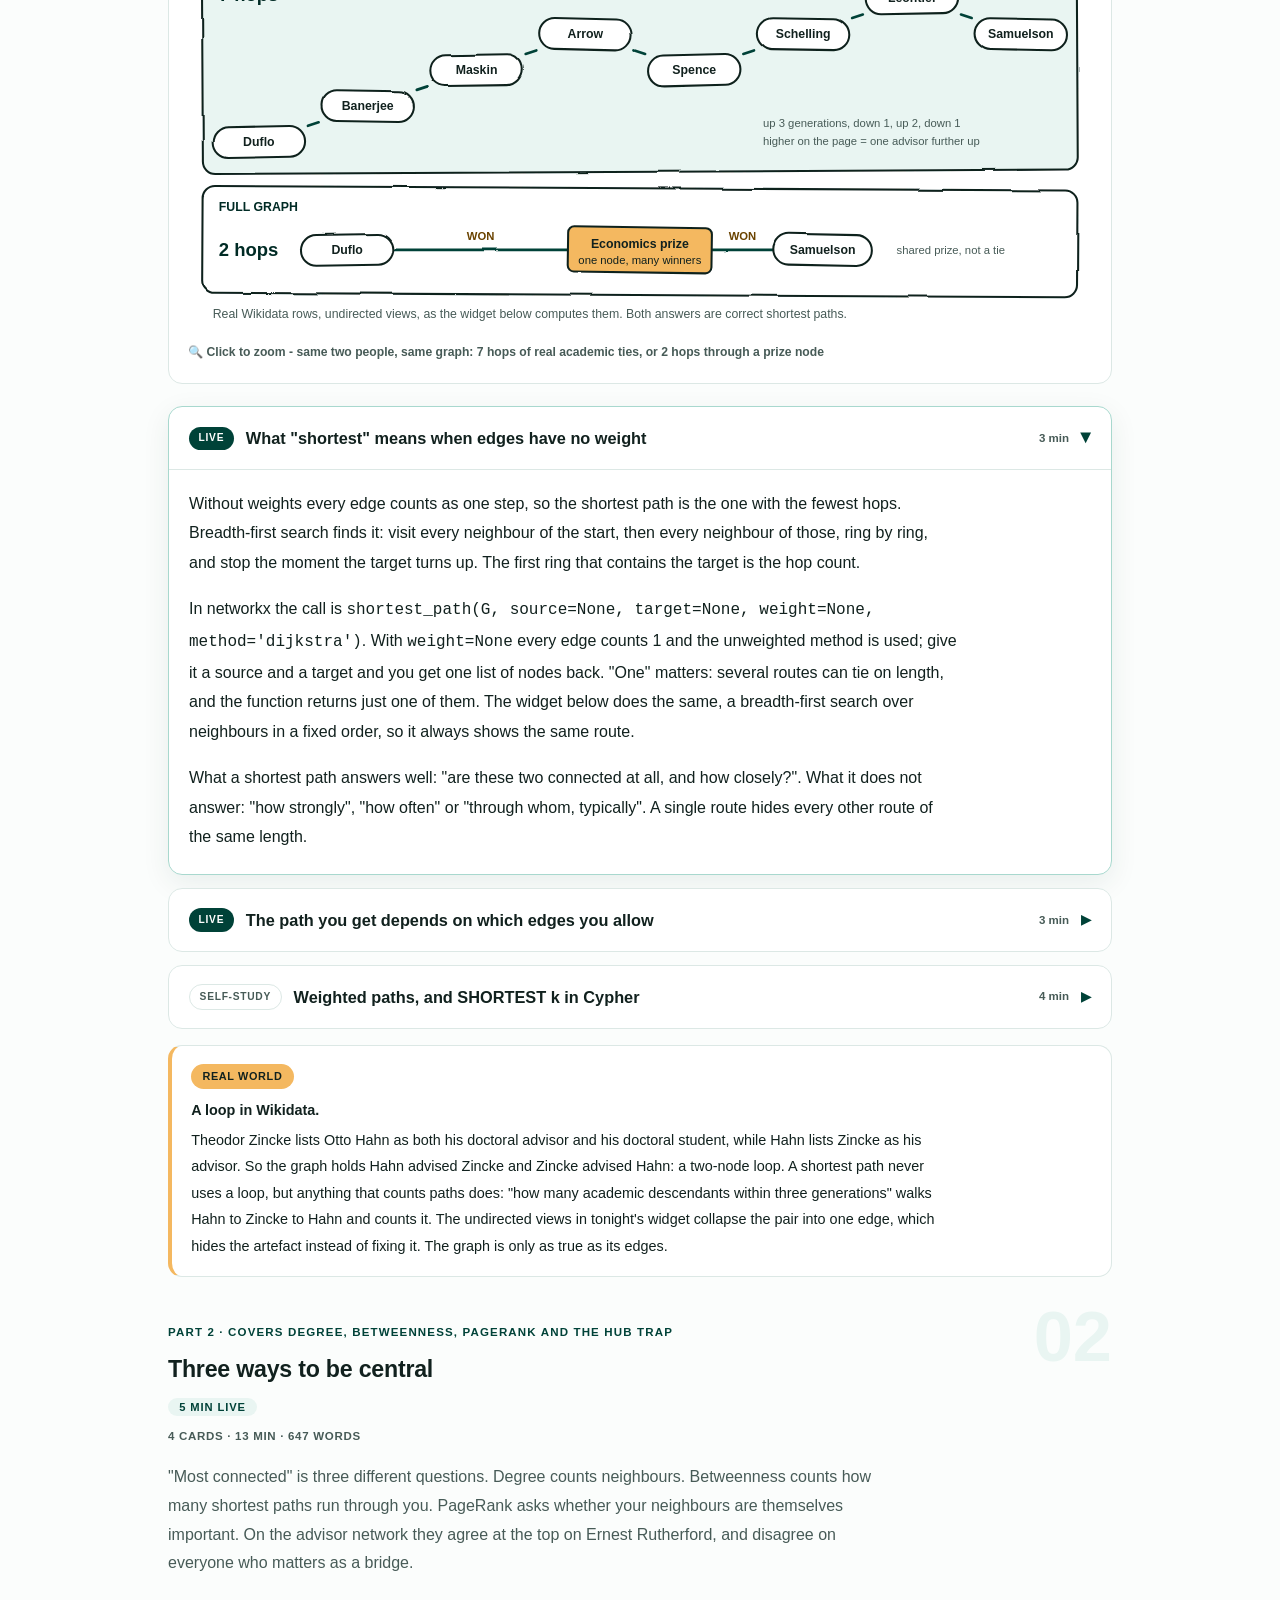
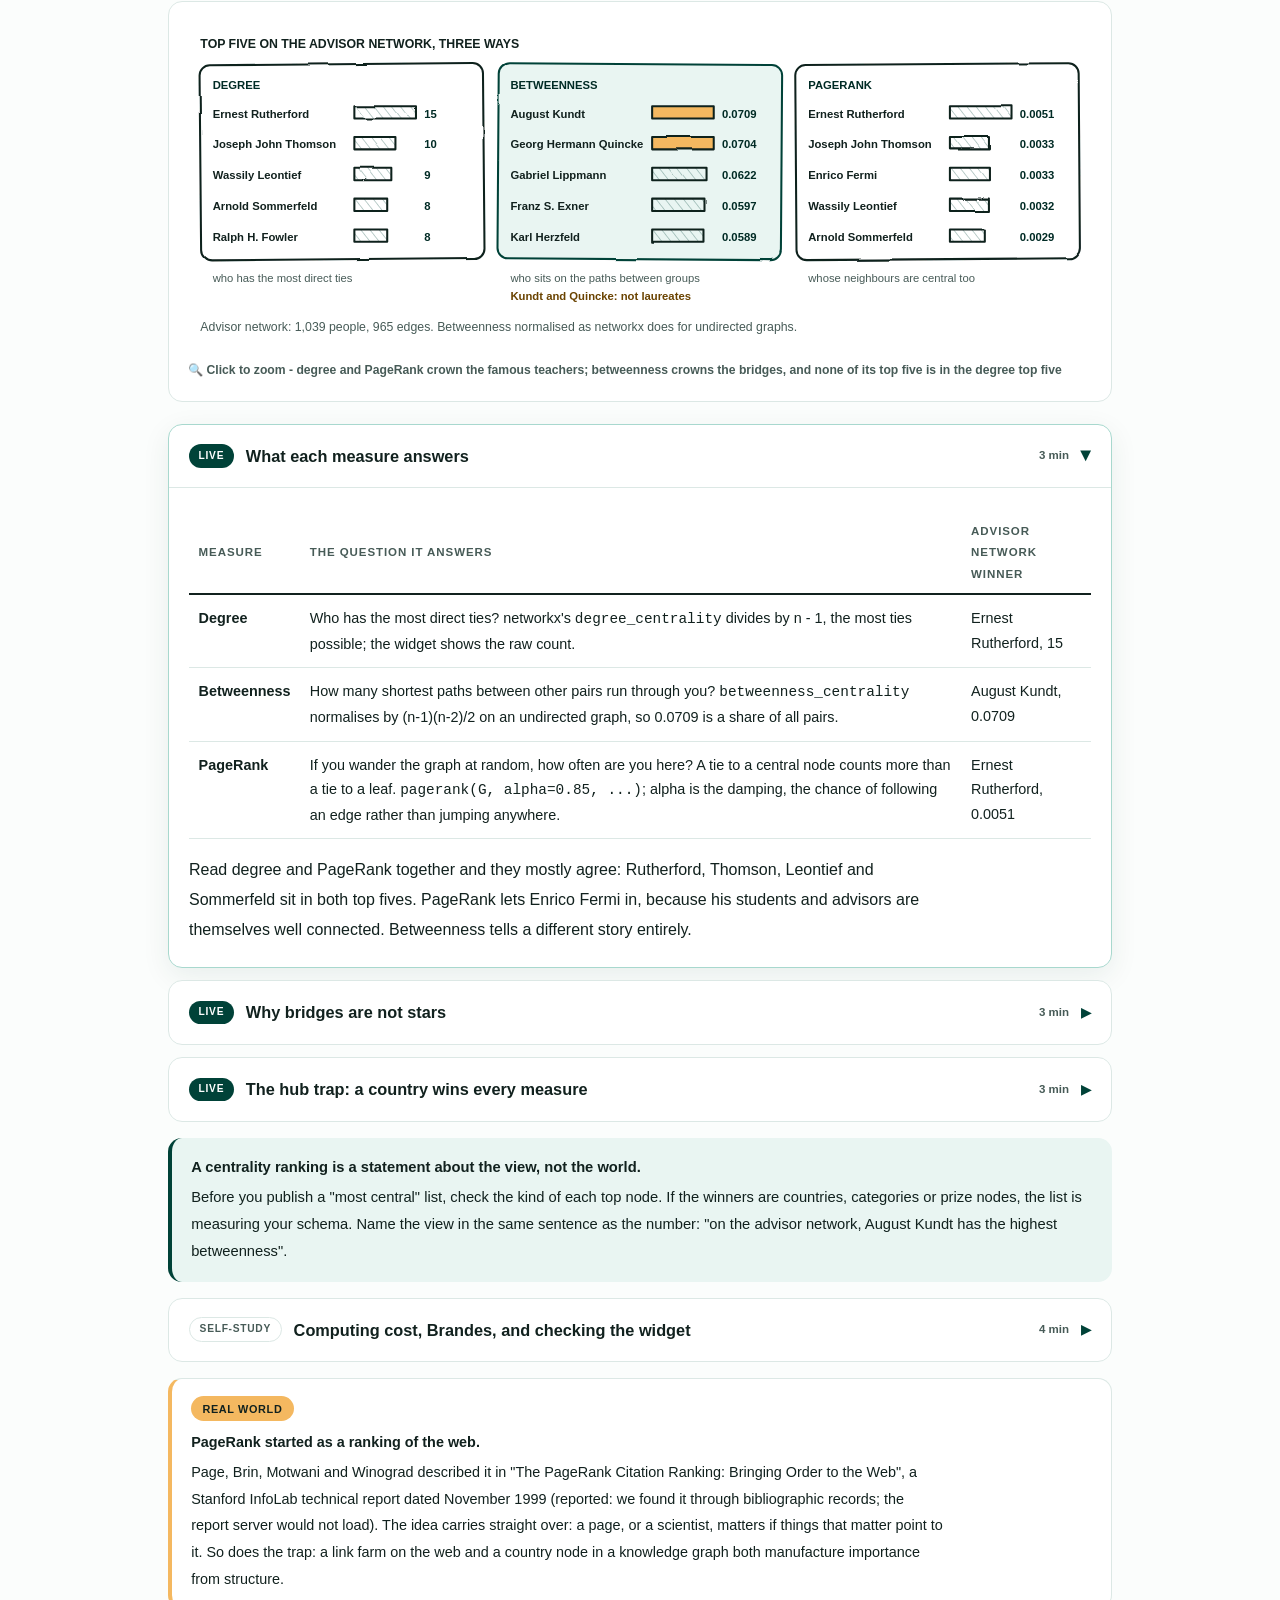
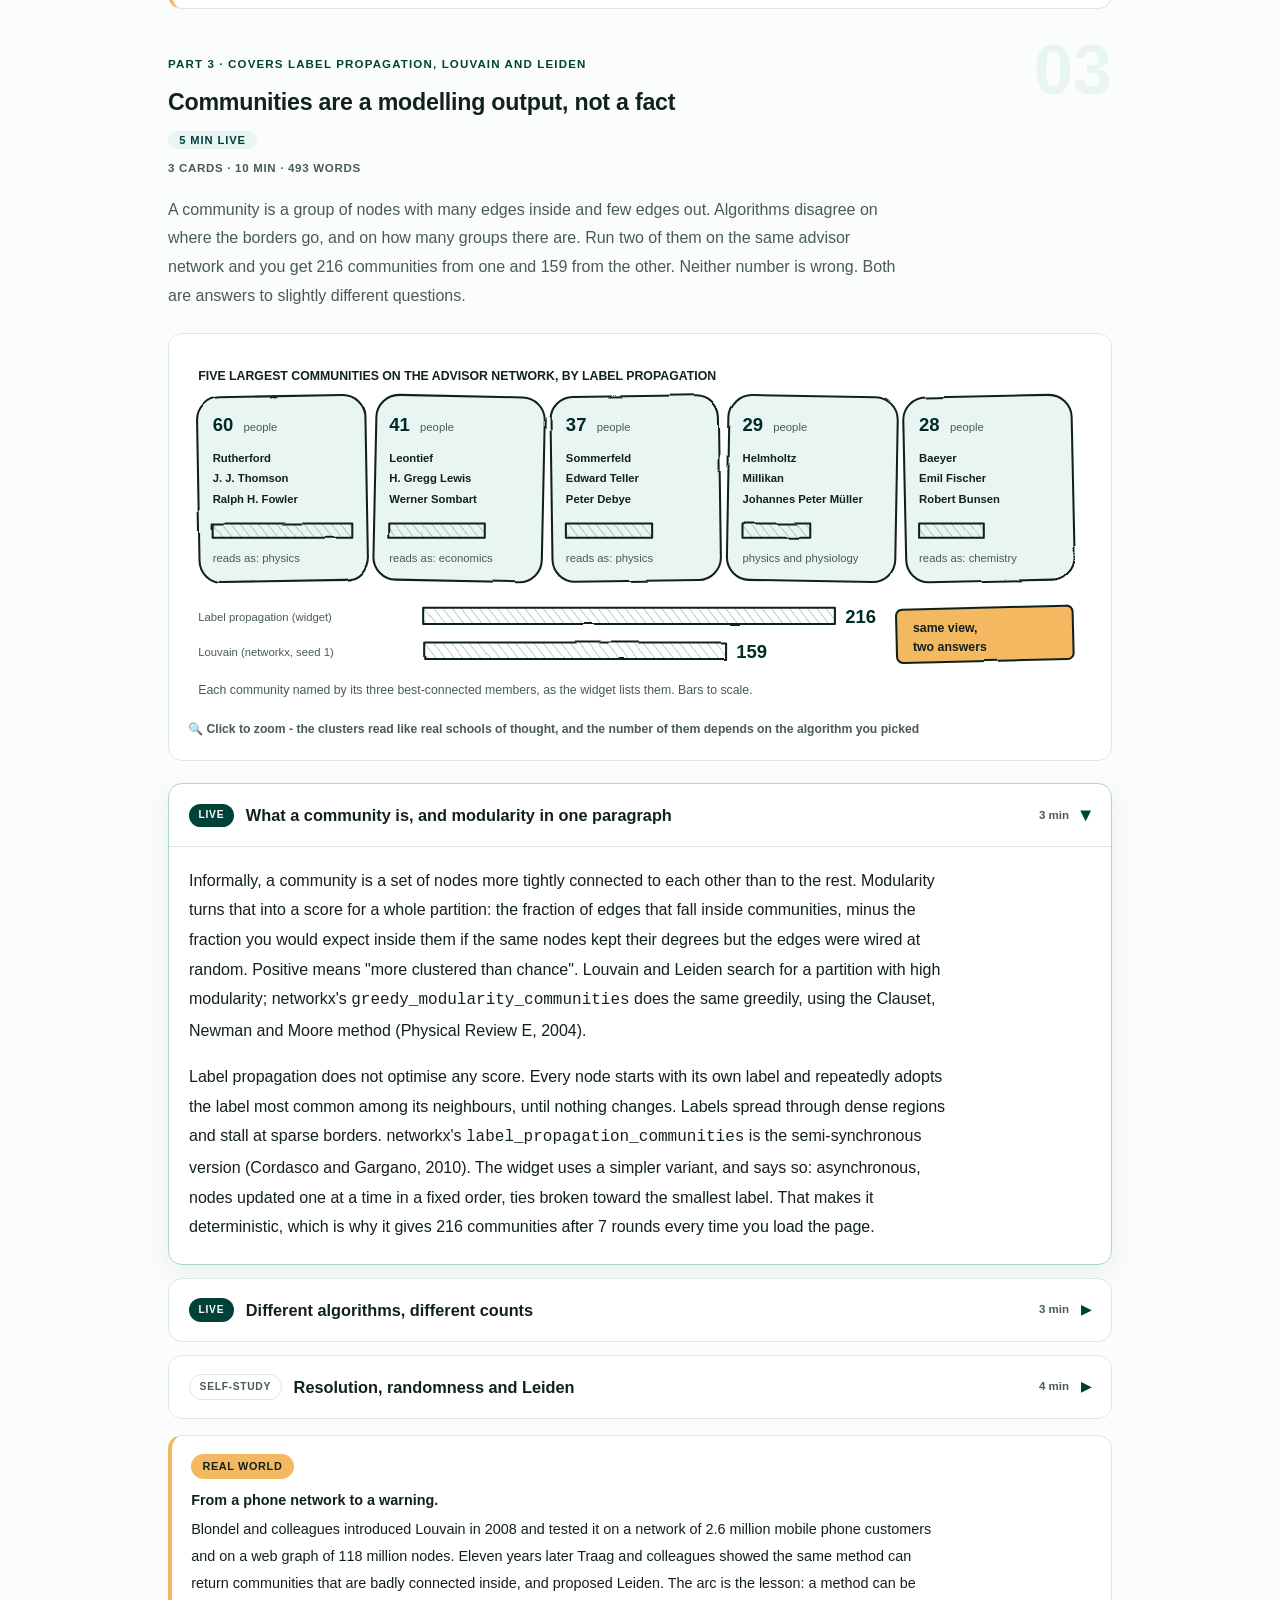
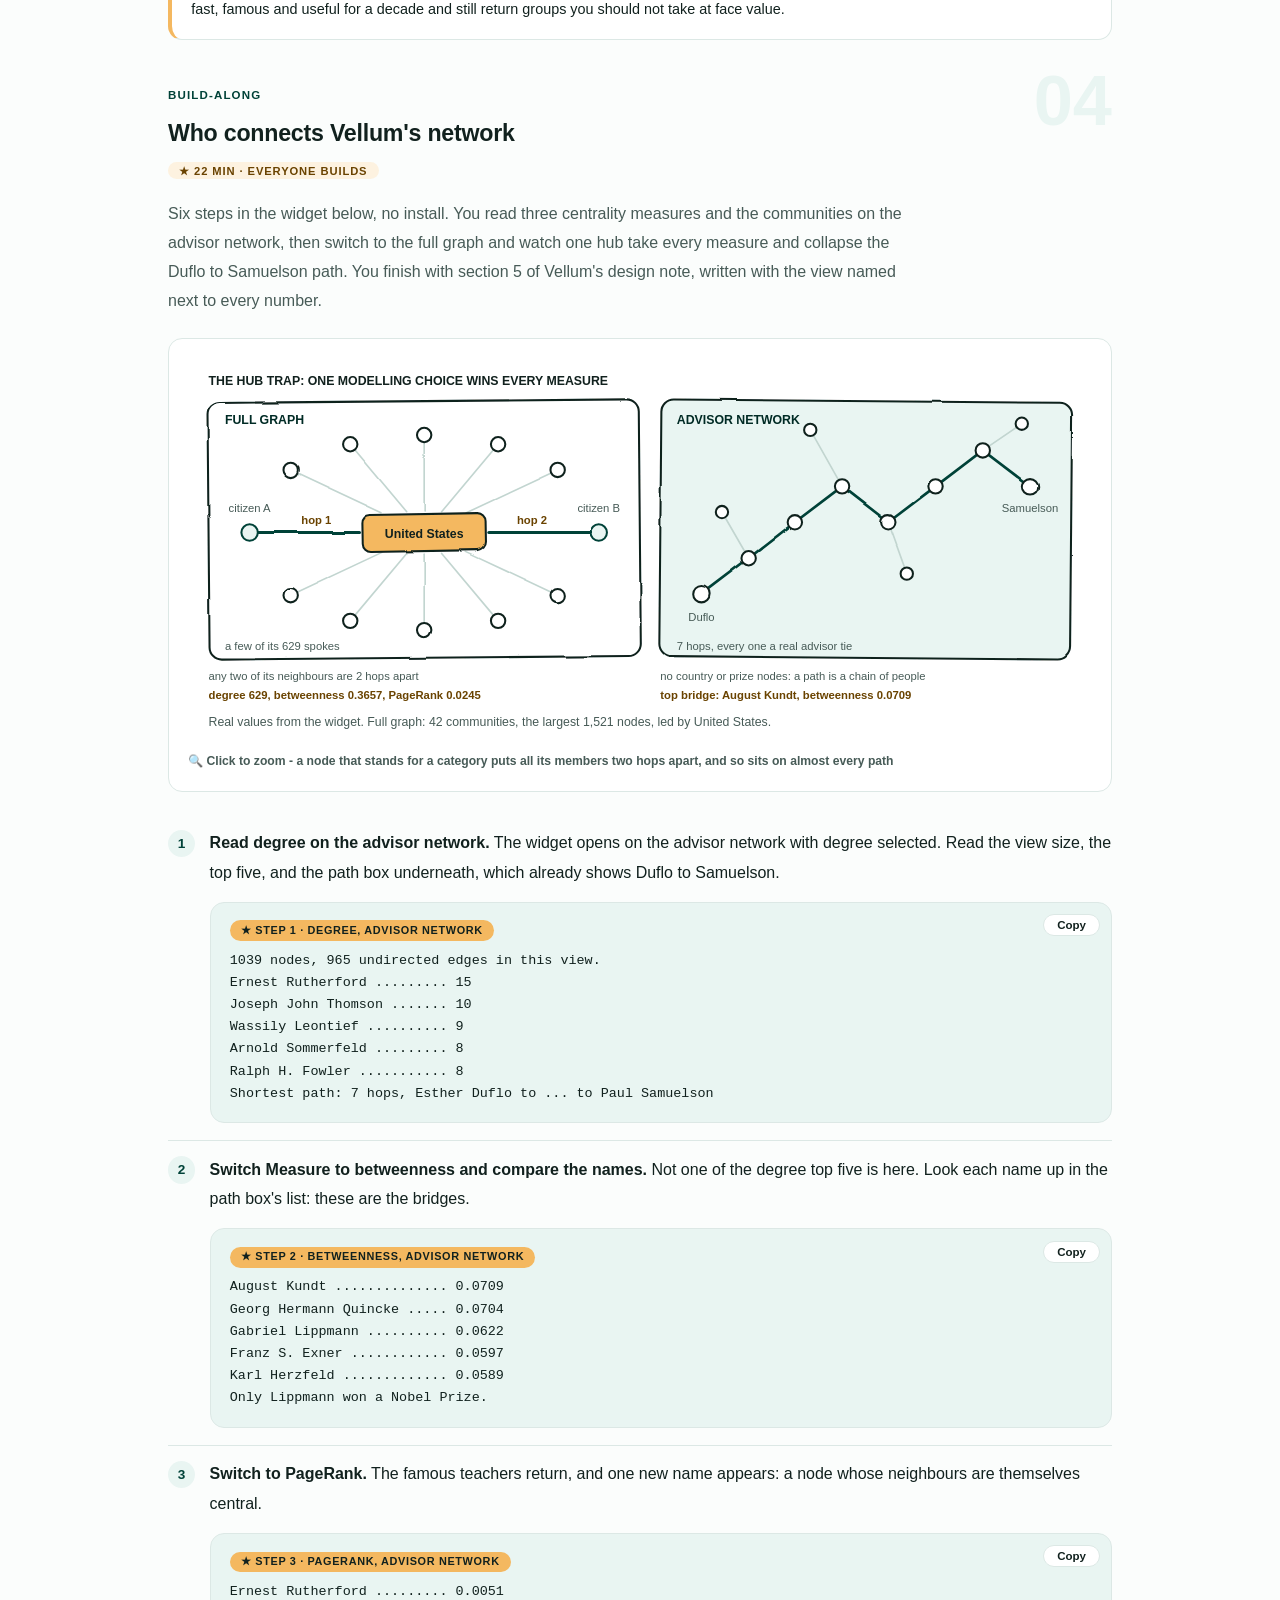
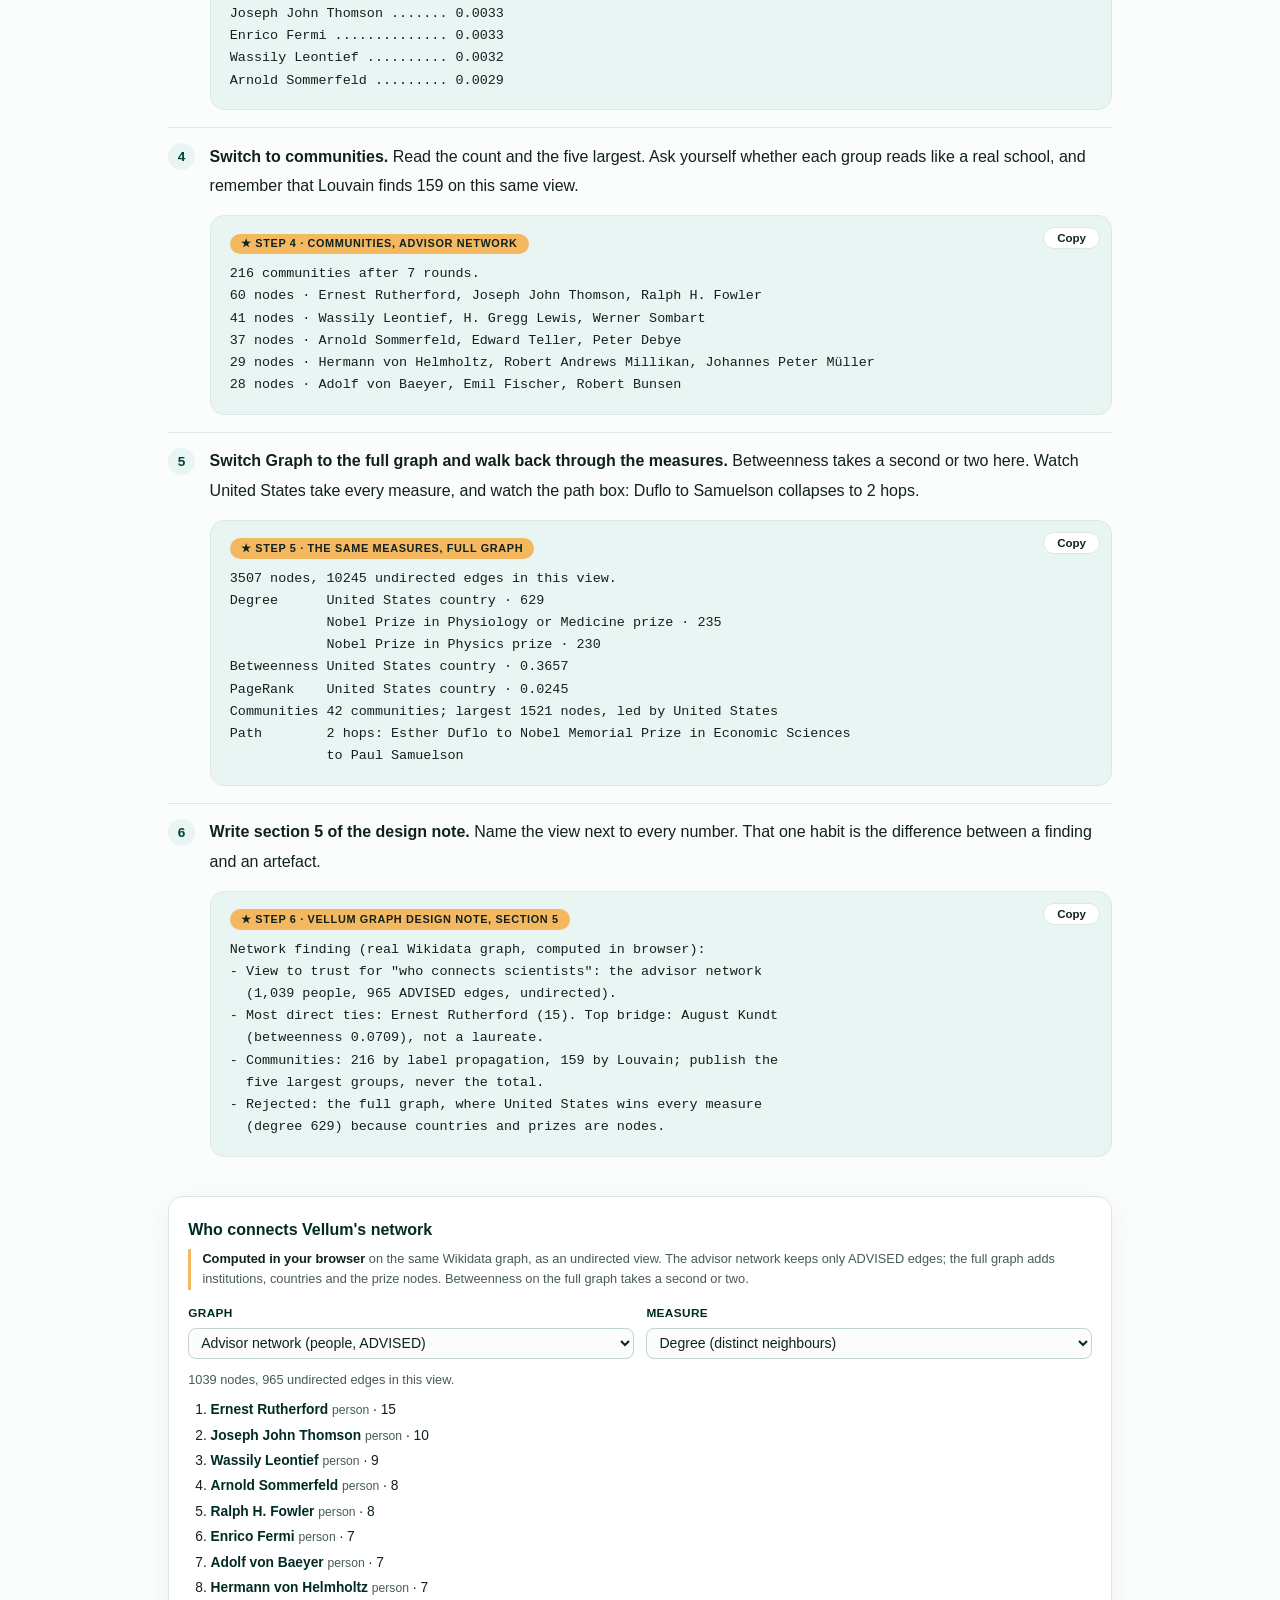
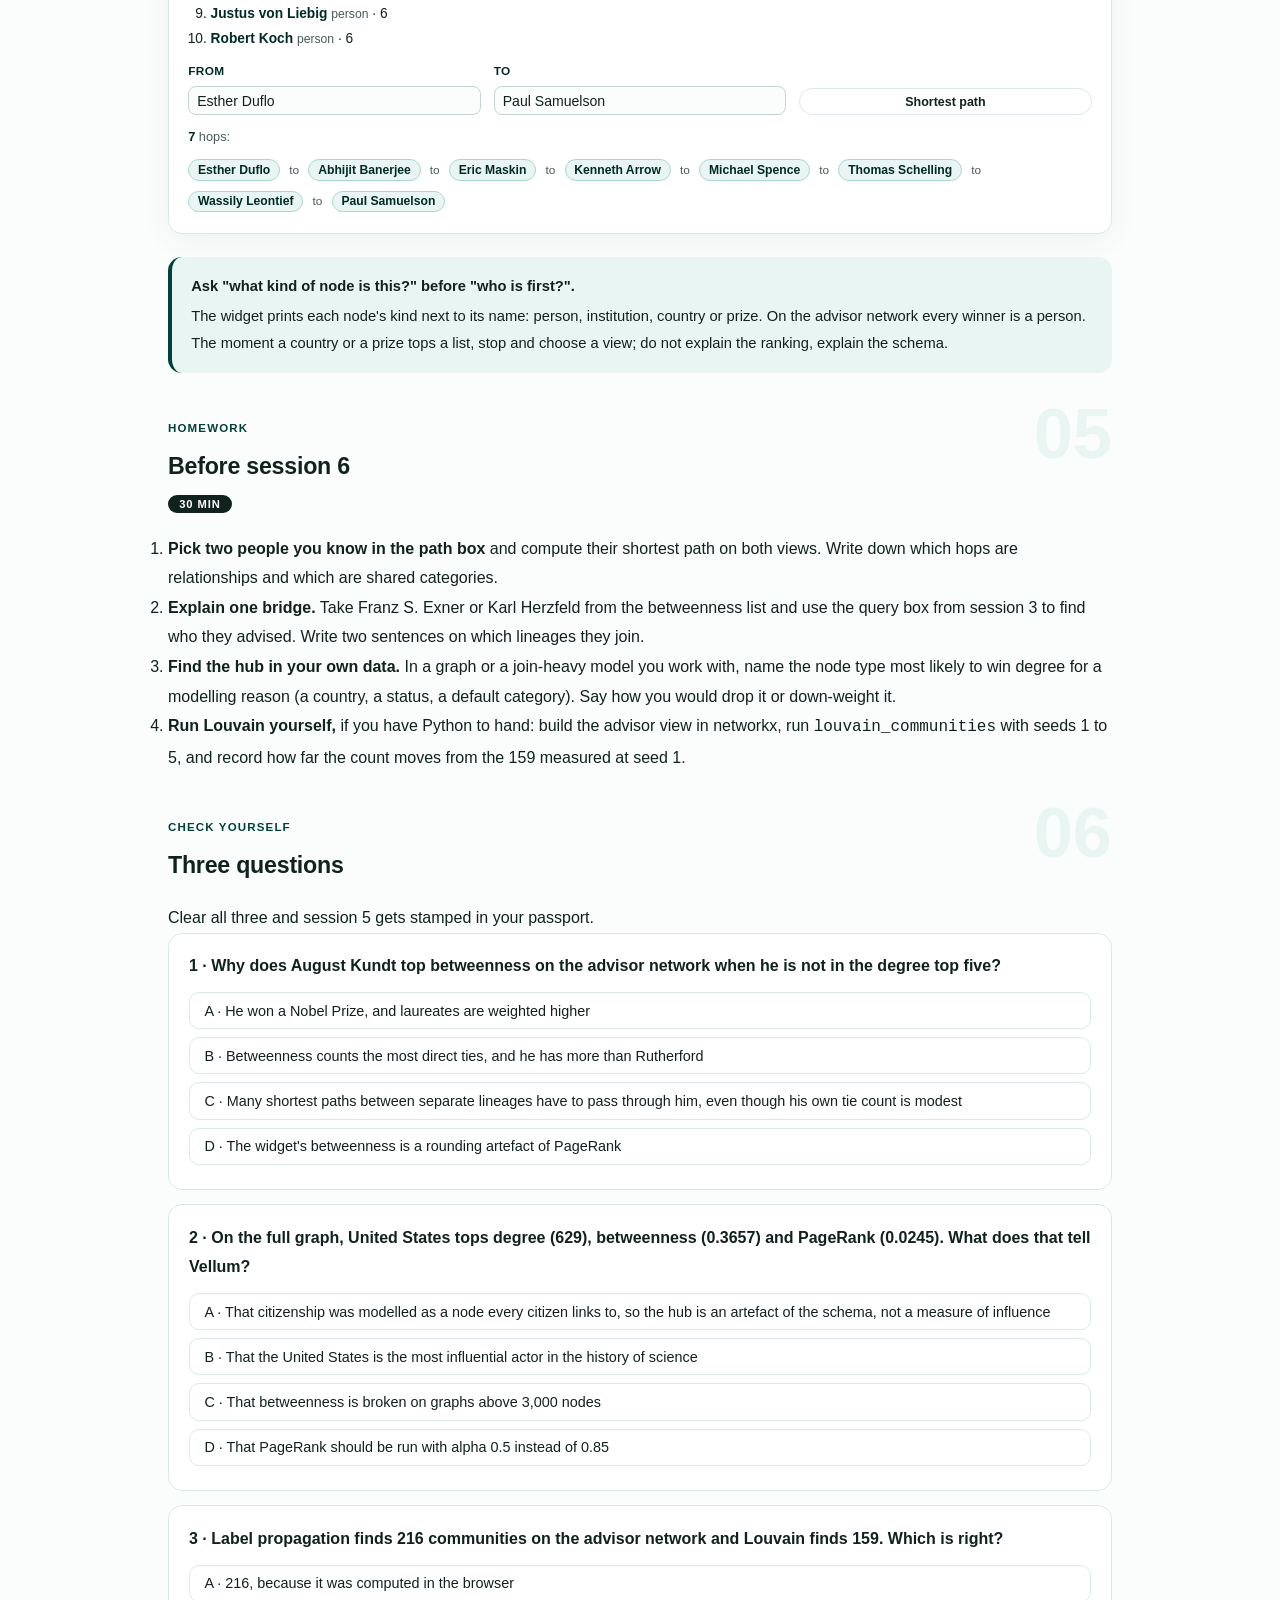
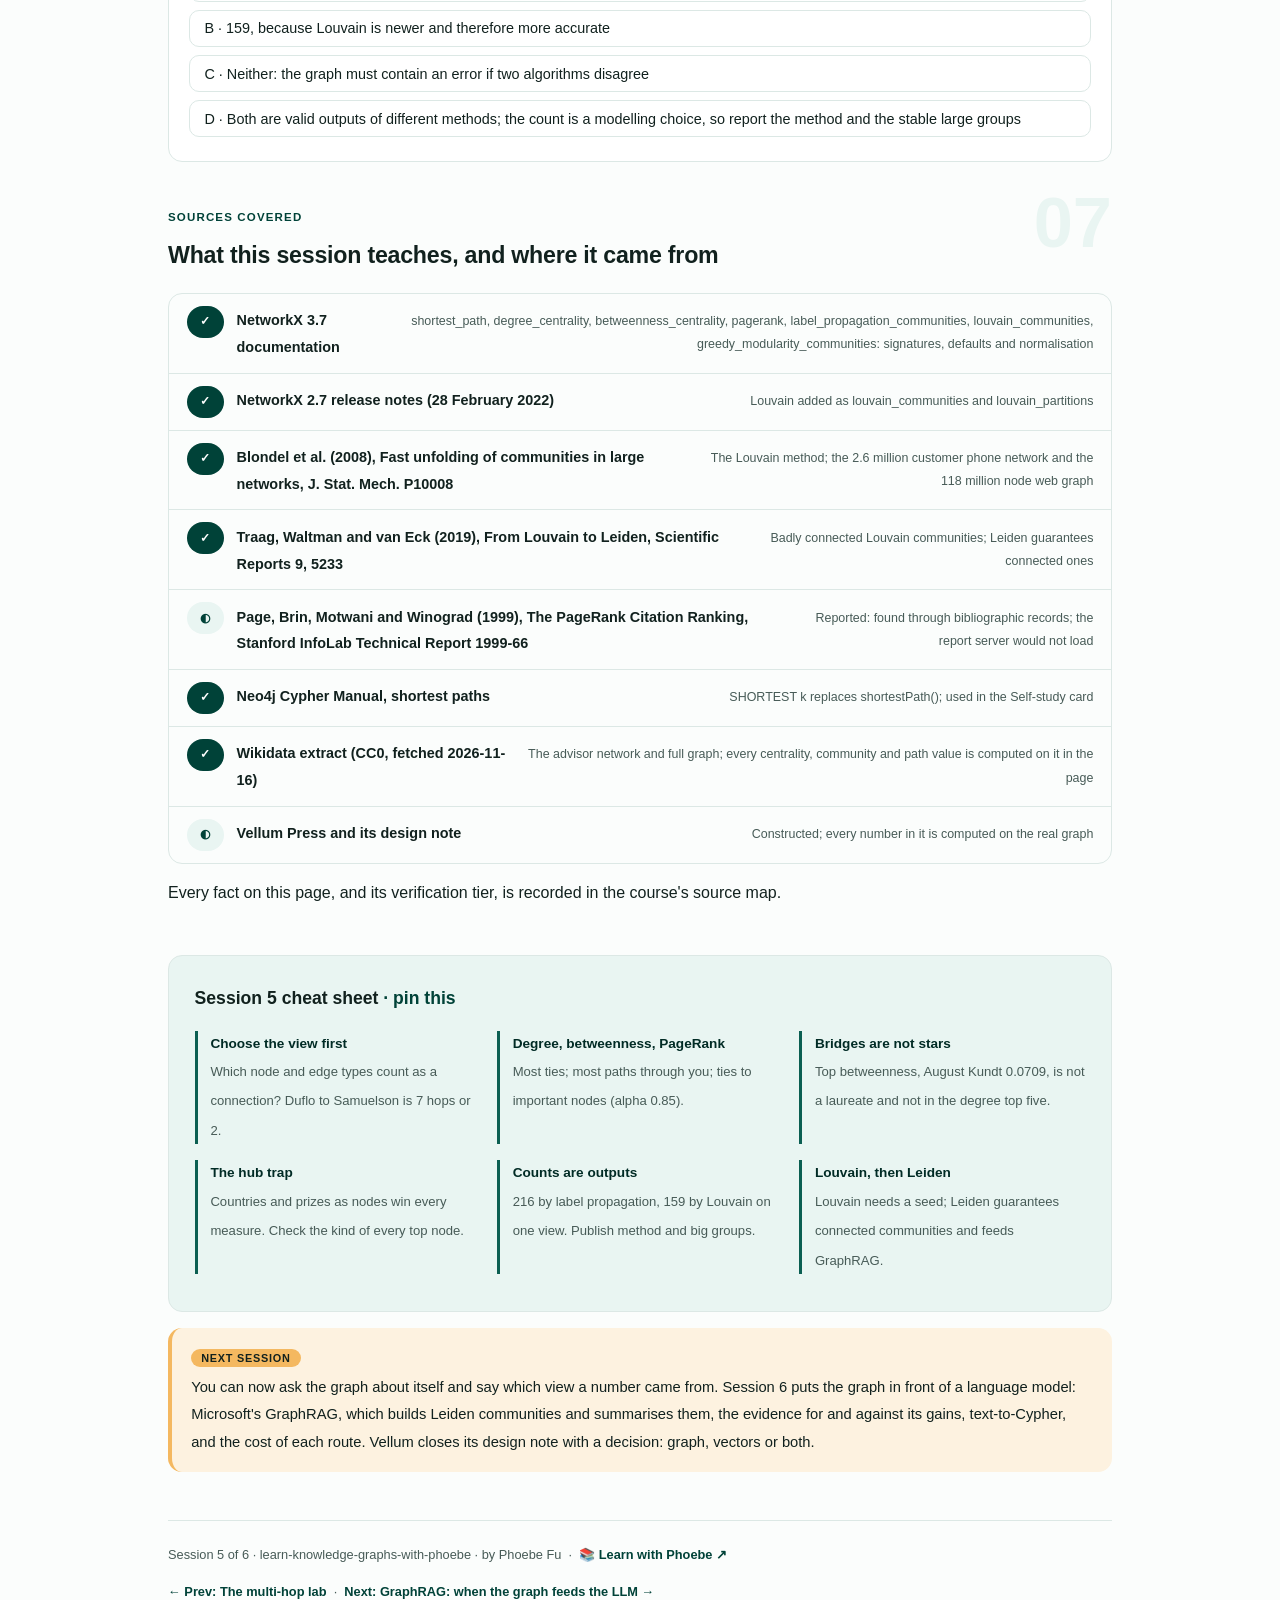
<file: courses/05-paths-centrality-communities.html>
<!DOCTYPE html>
<html lang="en">
<head>
<meta charset="UTF-8">
<meta name="viewport" content="width=device-width, initial-scale=1.0">
<!-- social:start -->
<meta name="description" content="Session 5 of 6. Shortest paths, degree, betweenness, PageRank, label propagation, Louvain and Leiden, computed in your browser on a real Wikidata graph of Nobel laureates and their advisors. Plus the hub trap: when a country node wins every measure.">
<meta property="og:type" content="article">
<meta property="og:site_name" content="Learn with Phoebe">
<meta property="og:title" content="Paths, centrality and communities - learn knowledge graphs with phoebe">
<meta property="og:description" content="Session 5 of 6. On the advisor network August Kundt is the top bridge. On the full graph United States wins every measure. Learn which view to trust.">
<meta property="og:url" content="https://phoebefu6.github.io/learn-knowledge-graphs-with-phoebe/courses/05-paths-centrality-communities.html">
<meta property="og:image" content="https://phoebefu6.github.io/learn-knowledge-graphs-with-phoebe/assets/og-cover.png">
<meta property="og:image:width" content="1200">
<meta property="og:image:height" content="630">
<meta name="twitter:card" content="summary_large_image">
<meta name="twitter:title" content="Paths, centrality and communities - learn knowledge graphs with phoebe">
<meta name="twitter:description" content="Session 5 of 6. Shortest paths, centrality and communities on a real graph, and the hub that wins every measure for the wrong reason.">
<meta name="twitter:image" content="https://phoebefu6.github.io/learn-knowledge-graphs-with-phoebe/assets/og-cover.png">
<!-- social:end -->
<title>Session 5 · Paths, centrality and communities - learn knowledge graphs with phoebe</title>
<link rel="stylesheet" href="../assets/style.css?v=3">
</head>
<body>

<div class="toolbar">
  <div class="wrap">
    <span class="crumb"><a href="../index.html">learn-knowledge-graphs-with-phoebe</a> / Session 5 of 6</span>
    <button class="btn" id="toggle-all" type="button">Expand all</button>
    <button class="btn primary" id="zoom-toggle" type="button">Projector zoom: off</button>
  </div>
</div>

<header class="masthead">
  <div class="wrap">
    <div class="eyebrow">Learn Knowledge Graphs with Phoebe · Session 5 of 6</div>
    <h1>Paths, centrality and <span class="accent">communities</span></h1>
    <p class="sub">Sessions 3 and 4 asked the graph questions you already knew how to phrase. Tonight the graph answers questions about itself: how are these two people connected, who sits between the groups, which groups are there at all. Three families of algorithm, all computed in your browser on the same Wikidata graph, and one trap that makes all three confidently wrong.</p>
    <div class="chip-row">
      <span class="chip level">🟠 Applied</span>
      <span class="chip audience">Data and ML engineers</span>
      <span class="chip time">45 min</span>
    </div>
    <div class="agenda">
      <span class="a1" style="flex:1">0-3 · Welcome</span>
      <span class="a2" style="flex:4">3-18 · Paths, centrality, communities</span>
      <span class="a3" style="flex:5">18-40 · Build-along: who connects Vellum's network</span>
      <span class="a4" style="flex:1">40-45 · Q&amp;A</span>
    </div>
  </div>
</header>

<main class="wrap">

  <section class="section" id="intro">
    <div class="section-kicker">
      <span class="klabel">Part 0</span>
      <h2>Where we start</h2>
    </div>
    <p class="lede">A pattern query answers the question you wrote. A graph algorithm answers a question about the whole shape: the shortest route between two nodes, the nodes everything flows through, the clusters that hang together. These are the answers editors love to quote, and the ones most sensitive to a modelling choice nobody wrote down. Tonight you compute each one twice, on two views of the same graph, and learn to say which view the number came from.</p>

    <div class="legend">
      <span class="pill">🎫 Clear all three quiz questions to stamp your passport</span>
      <span class="pill">Live = presented in the 45 minutes</span>
      <span class="pill">Self-study = the full depth, after class</span>
      <span class="pill">★ Build-along = do it yourself</span>
    </div>

    <div class="callout example">
      <span class="ex-pill">Constructed Vellum example</span>
      <p><strong>The sidebar brief.</strong> Vellum Press, the constructed publisher, wants a sidebar for a history-of-science book: "the most connected scientists of the last 150 years". The research desk has the graph from sessions 1 to 4, a real Wikidata extract of 3,507 nodes: 1,000 laureates, their advisors two generations up, their universities, countries and prizes. The editors expect a top-ten list. The desk's job tonight is to make sure the list measures scientists and not the way the data was modelled.</p>
    </div>

    <div class="callout win">
      <p><strong>★ What you walk out with tonight.</strong> Section 5 of Vellum's graph design note: the top names by degree, betweenness and PageRank on the advisor network, the five largest communities, and one paragraph on which view of the graph to trust and why the full graph's winner, a country, is an artefact.</p>
    </div>
  </section>

  <section class="section" id="part-1">
    <div class="section-kicker">
      <span class="klabel">Part 1 · covers shortest paths and what they answer</span>
      <h2>The shortest path depends on the edges you allow</h2>
      <span class="tag concept">5 min live</span>
    </div>
    <p class="lede">A shortest path answers "how are these two connected, in the fewest steps?". On a graph without weights every edge costs one, so the answer is a hop count and one route. The catch: the route is only as meaningful as the edges you let it use. Allow a prize node and two economists who never met are two hops apart.</p>

    <figure class="zoomable">
      <svg viewBox="0 0 880 410" xmlns="http://www.w3.org/2000/svg" role="img" aria-label="Two shortest paths from Esther Duflo to Paul Samuelson on the same Wikidata graph. Top, the advisor network only: 7 hops, up through Abhijit Banerjee, Eric Maskin and Kenneth Arrow, down to Arrow's student Michael Spence, up through Spence's other advisor Thomas Schelling to Wassily Leontief, and down to Leontief's student Samuelson. Bottom, the full graph: 2 hops, because both won the economics prize and the prize is a node.">
        <defs>
          <filter id="k5aSk" x="-3%" y="-3%" width="106%" height="106%"><feTurbulence type="fractalNoise" baseFrequency="0.02" numOctaves="2" seed="51" result="n"/><feDisplacementMap in="SourceGraphic" in2="n" scale="2.4" xChannelSelector="R" yChannelSelector="G"/></filter>
        </defs>
        <style>
          .k5aH { font: 800 12px Inter, sans-serif; fill: #11211E; }
          .k5aL { font: 600 12px Inter, sans-serif; fill: #11211E; }
          .k5aS { font: 400 11px Inter, sans-serif; fill: #475B57; }
          .k5aI { font: 400 11px Inter, sans-serif; fill: #11211E; }
          .k5aP { font: 800 12px Inter, sans-serif; fill: #002B25; }
          .k5aB { font: 800 11px Inter, sans-serif; fill: #6A4300; }
          .k5aV { font: 800 18px Inter, sans-serif; fill: #002B25; }
          .k5aN { font: 400 12px Inter, sans-serif; fill: #475B57; }
        </style>

        <text class="k5aH" x="24" y="26">ESTHER DUFLO TO PAUL SAMUELSON, ON TWO VIEWS OF ONE GRAPH</text>

        <g filter="url(#k5aSk)" fill="none" stroke="#11211E" stroke-width="2" stroke-linecap="round" stroke-linejoin="round">
          <rect x="14" y="40" width="852" height="214" rx="12" transform="rotate(-0.3 440 147)" fill="#E9F5F2"/>
          <rect x="14" y="270" width="852" height="104" rx="12" transform="rotate(0.3 440 322)" fill="#FFFFFF"/>
          <path d="M116.8 209.2 L127.2 205.8" stroke="#004238" stroke-width="2.6"/>
          <path d="M222.8 174.2 L233.2 170.8" stroke="#004238" stroke-width="2.6"/>
          <path d="M328.8 139.2 L339.2 135.8" stroke="#004238" stroke-width="2.6"/>
          <path d="M434.8 135.8 L445.2 139.2" stroke="#004238" stroke-width="2.6"/>
          <path d="M540.8 139.2 L551.2 135.8" stroke="#004238" stroke-width="2.6"/>
          <path d="M646.8 104.2 L657.2 100.8" stroke="#004238" stroke-width="2.6"/>
          <path d="M752.8 100.8 L763.2 104.2" stroke="#004238" stroke-width="2.6"/>
          <rect x="24" y="210" width="90" height="30" rx="15" transform="rotate(-1.2 69 225)" fill="#FFFFFF"/>
          <rect x="130" y="175" width="90" height="30" rx="15" transform="rotate(1 175 190)" fill="#FFFFFF"/>
          <rect x="236" y="140" width="90" height="30" rx="15" transform="rotate(-0.8 281 155)" fill="#FFFFFF"/>
          <rect x="342" y="105" width="90" height="30" rx="15" transform="rotate(1.4 387 120)" fill="#FFFFFF"/>
          <rect x="448" y="140" width="90" height="30" rx="15" transform="rotate(-1.5 493 155)" fill="#FFFFFF"/>
          <rect x="554" y="105" width="90" height="30" rx="15" transform="rotate(0.9 599 120)" fill="#FFFFFF"/>
          <rect x="660" y="70" width="90" height="30" rx="15" transform="rotate(-1 705 85)" fill="#FFFFFF"/>
          <rect x="766" y="105" width="90" height="30" rx="15" transform="rotate(1.2 811 120)" fill="#FFFFFF"/>
          <path d="M200 330 L570 330" stroke="#004238" stroke-width="2.6"/>
          <rect x="110" y="315" width="90" height="30" rx="15" transform="rotate(-1 155 330)" fill="#FFFFFF"/>
          <rect x="370" y="308" width="140" height="44" rx="6" transform="rotate(0.8 440 330)" fill="#F4B860"/>
          <rect x="570" y="315" width="96" height="30" rx="15" transform="rotate(1.1 618 330)" fill="#FFFFFF"/>
        </g>

        <text class="k5aP" x="30" y="62">ADVISOR NETWORK ONLY</text>
        <text class="k5aV" x="30" y="88">7 hops</text>
        <text class="k5aL" x="69" y="229" text-anchor="middle">Duflo</text>
        <text class="k5aL" x="175" y="194" text-anchor="middle">Banerjee</text>
        <text class="k5aL" x="281" y="159" text-anchor="middle">Maskin</text>
        <text class="k5aL" x="387" y="124" text-anchor="middle">Arrow</text>
        <text class="k5aL" x="493" y="159" text-anchor="middle">Spence</text>
        <text class="k5aL" x="599" y="124" text-anchor="middle">Schelling</text>
        <text class="k5aL" x="705" y="89" text-anchor="middle">Leontief</text>
        <text class="k5aL" x="811" y="124" text-anchor="middle">Samuelson</text>
        <text class="k5aS" x="560" y="210">up 3 generations, down 1, up 2, down 1</text>
        <text class="k5aS" x="560" y="228">higher on the page = one advisor further up</text>

        <text class="k5aP" x="30" y="292">FULL GRAPH</text>
        <text class="k5aV" x="30" y="336">2 hops</text>
        <text class="k5aL" x="155" y="334" text-anchor="middle">Duflo</text>
        <text class="k5aL" x="440" y="328" text-anchor="middle">Economics prize</text>
        <text class="k5aI" x="440" y="344" text-anchor="middle">one node, many winners</text>
        <text class="k5aL" x="618" y="334" text-anchor="middle">Samuelson</text>
        <text class="k5aB" x="285" y="320" text-anchor="middle">WON</text>
        <text class="k5aB" x="540" y="320" text-anchor="middle">WON</text>
        <text class="k5aS" x="690" y="334">shared prize, not a tie</text>

        <text class="k5aN" x="24" y="396">Real Wikidata rows, undirected views, as the widget below computes them. Both answers are correct shortest paths.</text>
      </svg>
      <figcaption>🔍 Click to zoom - same two people, same graph: 7 hops of real academic ties, or 2 hops through a prize node</figcaption>
    </figure>

    <details class="card" open>
      <summary><span class="mode live">Live</span>What "shortest" means when edges have no weight<span class="mini">3 min</span><span class="caret">▶</span></summary>
      <div class="body">
        <p>Without weights every edge counts as one step, so the shortest path is the one with the fewest hops. Breadth-first search finds it: visit every neighbour of the start, then every neighbour of those, ring by ring, and stop the moment the target turns up. The first ring that contains the target is the hop count.</p>
        <p>In networkx the call is <code>shortest_path(G, source=None, target=None, weight=None, method='dijkstra')</code>. With <code>weight=None</code> every edge counts 1 and the unweighted method is used; give it a source and a target and you get one list of nodes back. "One" matters: several routes can tie on length, and the function returns just one of them. The widget below does the same, a breadth-first search over neighbours in a fixed order, so it always shows the same route.</p>
        <p>What a shortest path answers well: "are these two connected at all, and how closely?". What it does not answer: "how strongly", "how often" or "through whom, typically". A single route hides every other route of the same length.</p>
      </div>
    </details>

    <details class="card">
      <summary><span class="mode live">Live</span>The path you get depends on which edges you allow<span class="mini">3 min</span><span class="caret">▶</span></summary>
      <div class="body">
        <p>On the advisor network (people only, ADVISED edges only) Esther Duflo reaches Paul Samuelson in 7 hops. The route climbs three generations to Kenneth Arrow, steps down to Arrow's student Michael Spence, climbs through Spence's other advisor Thomas Schelling to Wassily Leontief, and steps down to Leontief's student Samuelson. Every hop is a real doctoral relationship, and the route tells a story an editor could check.</p>
        <p>On the full graph, with institutions, countries and prizes as nodes, the same search returns 2 hops: Duflo won the economics prize, Samuelson won the economics prize. True, and useless as a "connection". Nothing was wrong with the algorithm; the graph let it walk through a node that stands for a category, not a relationship.</p>
        <p>The rule: decide which node and edge types count as a connection for this question, build that view, then compute. "Shortest path on the whole graph" is rarely the question anyone meant.</p>
      </div>
    </details>

    <details class="card">
      <summary><span class="mode self">Self-study</span>Weighted paths, and SHORTEST k in Cypher<span class="mini">4 min</span><span class="caret">▶</span></summary>
      <div class="body">
        <p>Give edges a cost and "shortest" becomes "cheapest": pass <code>weight="cost"</code> to networkx and it uses Dijkstra's method instead. Weights are one way out of the prize shortcut: make a hop through a prize node expensive and the search prefers real ties, without deleting anything.</p>
        <p>In Neo4j's current Cypher manual, shortest paths are written with the <code>SHORTEST k</code>, <code>ALL SHORTEST</code> and <code>ANY</code> keywords inside the pattern. The manual says <code>SHORTEST</code> "functionally replaces and extends" the older <code>shortestPath()</code> and <code>allShortestPaths()</code> functions, which still run but are not GQL conformant; <code>k</code> can be a parameter as of Neo4j 2025.06. Restricting the edge type in the pattern is the Cypher version of choosing the advisor view:</p>
        <pre><code>MATCH p = SHORTEST 1
  (a:Person {name:"Esther Duflo"})-[:ADVISED]-+(b:Person {name:"Paul Samuelson"})
RETURN p</code></pre>
        <p>Run it in Neo4j against your own load of the extract; the query box on these pages does not support <code>SHORTEST</code>, so no output is shown here. Swap <code>[:ADVISED]</code> for an untyped <code>[]</code> and you have asked the full-graph question again.</p>
      </div>
    </details>

    <div class="callout example">
      <span class="ex-pill">Real world</span>
      <p><strong>A loop in Wikidata.</strong> Theodor Zincke lists Otto Hahn as both his doctoral advisor and his doctoral student, while Hahn lists Zincke as his advisor. So the graph holds Hahn advised Zincke and Zincke advised Hahn: a two-node loop. A shortest path never uses a loop, but anything that counts paths does: "how many academic descendants within three generations" walks Hahn to Zincke to Hahn and counts it. The undirected views in tonight's widget collapse the pair into one edge, which hides the artefact instead of fixing it. The graph is only as true as its edges.</p>
    </div>
  </section>

  <section class="section" id="part-2">
    <div class="section-kicker">
      <span class="klabel">Part 2 · covers degree, betweenness, PageRank and the hub trap</span>
      <h2>Three ways to be central</h2>
      <span class="tag concept">5 min live</span>
    </div>
    <p class="lede">"Most connected" is three different questions. Degree counts neighbours. Betweenness counts how many shortest paths run through you. PageRank asks whether your neighbours are themselves important. On the advisor network they agree at the top on Ernest Rutherford, and disagree on everyone who matters as a bridge.</p>

    <figure class="zoomable">
      <svg viewBox="0 0 880 320" xmlns="http://www.w3.org/2000/svg" role="img" aria-label="Top five people on the advisor network by three measures. Degree: Ernest Rutherford 15, Joseph John Thomson 10, Wassily Leontief 9, Arnold Sommerfeld 8, Ralph H. Fowler 8. Betweenness: August Kundt 0.0709, Georg Hermann Quincke 0.0704, Gabriel Lippmann 0.0622, Franz S. Exner 0.0597, Karl Herzfeld 0.0589. PageRank: Ernest Rutherford 0.0051, Joseph John Thomson 0.0033, Enrico Fermi 0.0033, Wassily Leontief 0.0032, Arnold Sommerfeld 0.0029. The betweenness top five share no name with the degree top five.">
        <defs>
          <filter id="k5bSk" x="-3%" y="-3%" width="106%" height="106%"><feTurbulence type="fractalNoise" baseFrequency="0.02" numOctaves="2" seed="53" result="n"/><feDisplacementMap in="SourceGraphic" in2="n" scale="2.4" xChannelSelector="R" yChannelSelector="G"/></filter>
          <pattern id="k5bHc" patternUnits="userSpaceOnUse" width="7" height="7" patternTransform="rotate(-38)"><line x1="0" y1="0" x2="0" y2="7" stroke="#004238" stroke-width="1" opacity=".5"/></pattern>
        </defs>
        <style>
          .k5bH { font: 800 12px Inter, sans-serif; fill: #11211E; }
          .k5bM { font: 600 11px Inter, sans-serif; fill: #11211E; }
          .k5bS { font: 400 11px Inter, sans-serif; fill: #475B57; }
          .k5bP { font: 800 11px Inter, sans-serif; fill: #002B25; }
          .k5bB { font: 800 11px Inter, sans-serif; fill: #6A4300; }
          .k5bN { font: 400 12px Inter, sans-serif; fill: #475B57; }
        </style>

        <text class="k5bH" x="12" y="26">TOP FIVE ON THE ADVISOR NETWORK, THREE WAYS</text>

        <g filter="url(#k5bSk)" fill="none" stroke="#11211E" stroke-width="2" stroke-linecap="round" stroke-linejoin="round">
          <rect x="12" y="42" width="276" height="190" rx="10" transform="rotate(-0.5 150 137)" fill="#FFFFFF"/>
          <rect x="302" y="42" width="276" height="190" rx="10" transform="rotate(0.4 440 137)" fill="#E9F5F2" stroke="#004238"/>
          <rect x="592" y="42" width="276" height="190" rx="10" transform="rotate(-0.4 730 137)" fill="#FFFFFF"/>
          <rect x="162" y="83" width="60" height="12" fill="url(#k5bHc)"/>
          <rect x="162" y="113" width="40" height="12" fill="url(#k5bHc)"/>
          <rect x="162" y="143" width="36" height="12" fill="url(#k5bHc)"/>
          <rect x="162" y="173" width="32" height="12" fill="url(#k5bHc)"/>
          <rect x="162" y="203" width="32" height="12" fill="url(#k5bHc)"/>
          <rect x="452" y="83" width="60" height="12" fill="#F4B860"/>
          <rect x="452" y="113" width="60" height="12" fill="#F4B860"/>
          <rect x="452" y="143" width="53" height="12" fill="url(#k5bHc)"/>
          <rect x="452" y="173" width="51" height="12" fill="url(#k5bHc)"/>
          <rect x="452" y="203" width="50" height="12" fill="url(#k5bHc)"/>
          <rect x="742" y="83" width="60" height="12" fill="url(#k5bHc)"/>
          <rect x="742" y="113" width="39" height="12" fill="url(#k5bHc)"/>
          <rect x="742" y="143" width="39" height="12" fill="url(#k5bHc)"/>
          <rect x="742" y="173" width="38" height="12" fill="url(#k5bHc)"/>
          <rect x="742" y="203" width="34" height="12" fill="url(#k5bHc)"/>
        </g>

        <text class="k5bP" x="24" y="66">DEGREE</text>
        <text class="k5bM" x="24" y="94">Ernest Rutherford</text><text class="k5bP" x="230" y="94">15</text>
        <text class="k5bM" x="24" y="124">Joseph John Thomson</text><text class="k5bP" x="230" y="124">10</text>
        <text class="k5bM" x="24" y="154">Wassily Leontief</text><text class="k5bP" x="230" y="154">9</text>
        <text class="k5bM" x="24" y="184">Arnold Sommerfeld</text><text class="k5bP" x="230" y="184">8</text>
        <text class="k5bM" x="24" y="214">Ralph H. Fowler</text><text class="k5bP" x="230" y="214">8</text>

        <text class="k5bP" x="314" y="66">BETWEENNESS</text>
        <text class="k5bM" x="314" y="94">August Kundt</text><text class="k5bP" x="520" y="94">0.0709</text>
        <text class="k5bM" x="314" y="124">Georg Hermann Quincke</text><text class="k5bP" x="520" y="124">0.0704</text>
        <text class="k5bM" x="314" y="154">Gabriel Lippmann</text><text class="k5bP" x="520" y="154">0.0622</text>
        <text class="k5bM" x="314" y="184">Franz S. Exner</text><text class="k5bP" x="520" y="184">0.0597</text>
        <text class="k5bM" x="314" y="214">Karl Herzfeld</text><text class="k5bP" x="520" y="214">0.0589</text>

        <text class="k5bP" x="604" y="66">PAGERANK</text>
        <text class="k5bM" x="604" y="94">Ernest Rutherford</text><text class="k5bP" x="810" y="94">0.0051</text>
        <text class="k5bM" x="604" y="124">Joseph John Thomson</text><text class="k5bP" x="810" y="124">0.0033</text>
        <text class="k5bM" x="604" y="154">Enrico Fermi</text><text class="k5bP" x="810" y="154">0.0033</text>
        <text class="k5bM" x="604" y="184">Wassily Leontief</text><text class="k5bP" x="810" y="184">0.0032</text>
        <text class="k5bM" x="604" y="214">Arnold Sommerfeld</text><text class="k5bP" x="810" y="214">0.0029</text>

        <text class="k5bS" x="24" y="254">who has the most direct ties</text>
        <text class="k5bS" x="314" y="254">who sits on the paths between groups</text>
        <text class="k5bB" x="314" y="272">Kundt and Quincke: not laureates</text>
        <text class="k5bS" x="604" y="254">whose neighbours are central too</text>

        <text class="k5bN" x="12" y="302">Advisor network: 1,039 people, 965 edges. Betweenness normalised as networkx does for undirected graphs.</text>
      </svg>
      <figcaption>🔍 Click to zoom - degree and PageRank crown the famous teachers; betweenness crowns the bridges, and none of its top five is in the degree top five</figcaption>
    </figure>

    <details class="card" open>
      <summary><span class="mode live">Live</span>What each measure answers<span class="mini">3 min</span><span class="caret">▶</span></summary>
      <div class="body">
        <table class="clean">
          <tr><th>Measure</th><th>The question it answers</th><th>Advisor network winner</th></tr>
          <tr><td>Degree</td><td>Who has the most direct ties? networkx's <code>degree_centrality</code> divides by n - 1, the most ties possible; the widget shows the raw count.</td><td>Ernest Rutherford, 15</td></tr>
          <tr><td>Betweenness</td><td>How many shortest paths between other pairs run through you? <code>betweenness_centrality</code> normalises by (n-1)(n-2)/2 on an undirected graph, so 0.0709 is a share of all pairs.</td><td>August Kundt, 0.0709</td></tr>
          <tr><td>PageRank</td><td>If you wander the graph at random, how often are you here? A tie to a central node counts more than a tie to a leaf. <code>pagerank(G, alpha=0.85, ...)</code>; alpha is the damping, the chance of following an edge rather than jumping anywhere.</td><td>Ernest Rutherford, 0.0051</td></tr>
        </table>
        <p>Read degree and PageRank together and they mostly agree: Rutherford, Thomson, Leontief and Sommerfeld sit in both top fives. PageRank lets Enrico Fermi in, because his students and advisors are themselves well connected. Betweenness tells a different story entirely.</p>
      </div>
    </details>

    <details class="card">
      <summary><span class="mode live">Live</span>Why bridges are not stars<span class="mini">3 min</span><span class="caret">▶</span></summary>
      <div class="body">
        <p>August Kundt and Georg Hermann Quincke top betweenness, 0.0709 and 0.0704, and neither won a Nobel Prize. Of the betweenness top five only Gabriel Lippmann is a laureate. They are in the graph because laureates studied under them or under their students, and they score highest because they join branches of the academic family tree that would otherwise be far apart: many shortest paths between two large groups of physicists have to pass through them.</p>
        <p>Degree misses them because a bridge does not need many ties, only the right ones. A person with a handful of students in two different lineages can outrank a famous teacher with fifteen students all in one lineage. That is the useful finding for an editor: the "most connected" scientist by one count is a different person from the one who connects the field.</p>
      </div>
    </details>

    <details class="card">
      <summary><span class="mode live">Live</span>The hub trap: a country wins every measure<span class="mini">3 min</span><span class="caret">▶</span></summary>
      <div class="body">
        <p>Switch the widget to the full graph, with institutions, countries and prizes as nodes. United States wins degree with 629 neighbours, betweenness with 0.3657 and PageRank with 0.0245. The prize nodes follow: Physiology or Medicine with 235 neighbours, Physics with 230, and the Physics prize is second on betweenness at 0.1174.</p>
        <p>None of this is influence. It is the modelling choice from session 2: citizenship and prizes were stored as nodes, so every citizen and every winner hangs off one hub. A hub with hundreds of spokes puts any two of its neighbours two hops apart, so it sits on a huge share of all shortest paths, and it collects PageRank from everyone who points at it. The same hub swallows communities: label propagation on the full graph finds 42, and the largest, 1,521 nodes, is led by United States.</p>
        <p>The fix is a modelling decision, made before you compute: run centrality on the view that matches the question (the advisor network for "who connects scientists"), or drop the hub types, or down-weight edges into them.</p>
      </div>
    </details>

    <div class="callout tip">
      <p><strong>A centrality ranking is a statement about the view, not the world.</strong> Before you publish a "most central" list, check the kind of each top node. If the winners are countries, categories or prize nodes, the list is measuring your schema. Name the view in the same sentence as the number: "on the advisor network, August Kundt has the highest betweenness".</p>
    </div>

    <details class="card">
      <summary><span class="mode self">Self-study</span>Computing cost, Brandes, and checking the widget<span class="mini">4 min</span><span class="caret">▶</span></summary>
      <div class="body">
        <p>Betweenness is the expensive one. The standard method, Brandes's algorithm, runs one breadth-first search from every node and then walks back through each search tree, crediting every node with its share of the shortest paths that passed through it. One search per node is why the widget warns that betweenness on the full graph takes a second or two, while degree is instant. networkx's <code>betweenness_centrality(G, k=None, normalized=True, ...)</code> takes a <code>k</code> to estimate from a sample of source nodes when the graph is too big.</p>
        <p>The widget is not a picture of networkx; it computes everything in plain JavaScript in your browser. It was checked against networkx on both views: betweenness matches to 1e-16, and PageRank, run for 100 fixed iterations, lands within 7e-6 of networkx's result. The algorithms are short enough to read in an afternoon; the hard part is never the arithmetic, it is choosing the view.</p>
        <p>One subtlety: these are undirected views. ADVISED is directed (advisor to student), but "who connects the field" treats a tie as a tie. A directed PageRank on advisor-to-student edges would answer a different question, closer to "whose lineage is deepest".</p>
      </div>
    </details>

    <div class="callout example">
      <span class="ex-pill">Real world</span>
      <p><strong>PageRank started as a ranking of the web.</strong> Page, Brin, Motwani and Winograd described it in "The PageRank Citation Ranking: Bringing Order to the Web", a Stanford InfoLab technical report dated November 1999 (reported: we found it through bibliographic records; the report server would not load). The idea carries straight over: a page, or a scientist, matters if things that matter point to it. So does the trap: a link farm on the web and a country node in a knowledge graph both manufacture importance from structure.</p>
    </div>
  </section>

  <section class="section" id="part-3">
    <div class="section-kicker">
      <span class="klabel">Part 3 · covers label propagation, Louvain and Leiden</span>
      <h2>Communities are a modelling output, not a fact</h2>
      <span class="tag concept">5 min live</span>
    </div>
    <p class="lede">A community is a group of nodes with many edges inside and few edges out. Algorithms disagree on where the borders go, and on how many groups there are. Run two of them on the same advisor network and you get 216 communities from one and 159 from the other. Neither number is wrong. Both are answers to slightly different questions.</p>

    <figure class="zoomable">
      <svg viewBox="0 0 880 346" xmlns="http://www.w3.org/2000/svg" role="img" aria-label="The five largest communities label propagation finds on the advisor network, each named by its three best-connected members: 60 people, Rutherford, J. J. Thomson, Ralph H. Fowler; 41, Leontief, H. Gregg Lewis, Werner Sombart; 37, Sommerfeld, Edward Teller, Peter Debye; 29, Helmholtz, Millikan, Johannes Peter Müller; 28, Baeyer, Emil Fischer, Robert Bunsen. Below, the same view gives 216 communities by label propagation and 159 by networkx Louvain with seed 1.">
        <defs>
          <filter id="k5cSk" x="-3%" y="-3%" width="106%" height="106%"><feTurbulence type="fractalNoise" baseFrequency="0.02" numOctaves="2" seed="57" result="n"/><feDisplacementMap in="SourceGraphic" in2="n" scale="2.4" xChannelSelector="R" yChannelSelector="G"/></filter>
          <pattern id="k5cHc" patternUnits="userSpaceOnUse" width="7" height="7" patternTransform="rotate(-38)"><line x1="0" y1="0" x2="0" y2="7" stroke="#004238" stroke-width="1" opacity=".5"/></pattern>
        </defs>
        <style>
          .k5cH { font: 800 12px Inter, sans-serif; fill: #11211E; }
          .k5cM { font: 600 11px Inter, sans-serif; fill: #11211E; }
          .k5cL { font: 600 12px Inter, sans-serif; fill: #11211E; }
          .k5cS { font: 400 11px Inter, sans-serif; fill: #475B57; }
          .k5cV { font: 800 18px Inter, sans-serif; fill: #002B25; }
          .k5cN { font: 400 12px Inter, sans-serif; fill: #475B57; }
        </style>

        <text class="k5cH" x="10" y="26">FIVE LARGEST COMMUNITIES ON THE ADVISOR NETWORK, BY LABEL PROPAGATION</text>

        <g filter="url(#k5cSk)" fill="none" stroke="#11211E" stroke-width="2" stroke-linecap="round" stroke-linejoin="round">
          <rect x="10" y="42" width="164" height="180" rx="22" transform="rotate(-1 92 132)" fill="#E9F5F2"/>
          <rect x="182" y="42" width="164" height="180" rx="22" transform="rotate(1.2 264 132)" fill="#E9F5F2"/>
          <rect x="354" y="42" width="164" height="180" rx="22" transform="rotate(-0.8 436 132)" fill="#E9F5F2"/>
          <rect x="526" y="42" width="164" height="180" rx="22" transform="rotate(1 608 132)" fill="#E9F5F2"/>
          <rect x="698" y="42" width="164" height="180" rx="22" transform="rotate(-1.2 780 132)" fill="#E9F5F2"/>
          <rect x="24" y="166" width="136" height="14" fill="url(#k5cHc)"/>
          <rect x="196" y="166" width="93" height="14" fill="url(#k5cHc)"/>
          <rect x="368" y="166" width="84" height="14" fill="url(#k5cHc)"/>
          <rect x="540" y="166" width="66" height="14" fill="url(#k5cHc)"/>
          <rect x="712" y="166" width="63" height="14" fill="url(#k5cHc)"/>
          <rect x="230" y="248" width="400" height="16" fill="url(#k5cHc)"/>
          <rect x="230" y="282" width="294" height="16" fill="url(#k5cHc)"/>
          <rect x="690" y="248" width="172" height="52" rx="6" transform="rotate(-1.4 776 274)" fill="#F4B860"/>
        </g>

        <text class="k5cV" x="24" y="76">60</text><text class="k5cS" x="54" y="76">people</text>
        <text class="k5cM" x="24" y="106">Rutherford</text>
        <text class="k5cM" x="24" y="126">J. J. Thomson</text>
        <text class="k5cM" x="24" y="146">Ralph H. Fowler</text>
        <text class="k5cS" x="24" y="204">reads as: physics</text>

        <text class="k5cV" x="196" y="76">41</text><text class="k5cS" x="226" y="76">people</text>
        <text class="k5cM" x="196" y="106">Leontief</text>
        <text class="k5cM" x="196" y="126">H. Gregg Lewis</text>
        <text class="k5cM" x="196" y="146">Werner Sombart</text>
        <text class="k5cS" x="196" y="204">reads as: economics</text>

        <text class="k5cV" x="368" y="76">37</text><text class="k5cS" x="398" y="76">people</text>
        <text class="k5cM" x="368" y="106">Sommerfeld</text>
        <text class="k5cM" x="368" y="126">Edward Teller</text>
        <text class="k5cM" x="368" y="146">Peter Debye</text>
        <text class="k5cS" x="368" y="204">reads as: physics</text>

        <text class="k5cV" x="540" y="76">29</text><text class="k5cS" x="570" y="76">people</text>
        <text class="k5cM" x="540" y="106">Helmholtz</text>
        <text class="k5cM" x="540" y="126">Millikan</text>
        <text class="k5cM" x="540" y="146">Johannes Peter Müller</text>
        <text class="k5cS" x="540" y="204">physics and physiology</text>

        <text class="k5cV" x="712" y="76">28</text><text class="k5cS" x="742" y="76">people</text>
        <text class="k5cM" x="712" y="106">Baeyer</text>
        <text class="k5cM" x="712" y="126">Emil Fischer</text>
        <text class="k5cM" x="712" y="146">Robert Bunsen</text>
        <text class="k5cS" x="712" y="204">reads as: chemistry</text>

        <text class="k5cS" x="10" y="261">Label propagation (widget)</text>
        <text class="k5cV" x="640" y="263">216</text>
        <text class="k5cS" x="10" y="295">Louvain (networkx, seed 1)</text>
        <text class="k5cV" x="534" y="297">159</text>
        <text class="k5cL" x="706" y="272">same view,</text>
        <text class="k5cL" x="706" y="290">two answers</text>

        <text class="k5cN" x="10" y="332">Each community named by its three best-connected members, as the widget lists them. Bars to scale.</text>
      </svg>
      <figcaption>🔍 Click to zoom - the clusters read like real schools of thought, and the number of them depends on the algorithm you picked</figcaption>
    </figure>

    <details class="card" open>
      <summary><span class="mode live">Live</span>What a community is, and modularity in one paragraph<span class="mini">3 min</span><span class="caret">▶</span></summary>
      <div class="body">
        <p>Informally, a community is a set of nodes more tightly connected to each other than to the rest. Modularity turns that into a score for a whole partition: the fraction of edges that fall inside communities, minus the fraction you would expect inside them if the same nodes kept their degrees but the edges were wired at random. Positive means "more clustered than chance". Louvain and Leiden search for a partition with high modularity; networkx's <code>greedy_modularity_communities</code> does the same greedily, using the Clauset, Newman and Moore method (Physical Review E, 2004).</p>
        <p>Label propagation does not optimise any score. Every node starts with its own label and repeatedly adopts the label most common among its neighbours, until nothing changes. Labels spread through dense regions and stall at sparse borders. networkx's <code>label_propagation_communities</code> is the semi-synchronous version (Cordasco and Gargano, 2010). The widget uses a simpler variant, and says so: asynchronous, nodes updated one at a time in a fixed order, ties broken toward the smallest label. That makes it deterministic, which is why it gives 216 communities after 7 rounds every time you load the page.</p>
      </div>
    </details>

    <details class="card">
      <summary><span class="mode live">Live</span>Different algorithms, different counts<span class="mini">3 min</span><span class="caret">▶</span></summary>
      <div class="body">
        <p>On the advisor network the widget's label propagation finds 216 communities. networkx's Louvain, run with seed 1 on exactly the same view, finds 159. Same nodes, same edges, a different number of groups. The advisor network also has 145 connected components, pieces with no path between them at all, so every algorithm must return at least 145 groups; the rest is a choice about how finely to split each piece.</p>
        <p>Teach the count as a modelling output, like the number of clusters in k-means. If the editors ask "how many schools of physics were there?", the honest answer names the algorithm and its settings, and shows that the large groups are stable across methods even when the small ones are not. The five largest communities are a far safer thing to publish than the total.</p>
      </div>
    </details>

    <details class="card">
      <summary><span class="mode self">Self-study</span>Resolution, randomness and Leiden<span class="mini">4 min</span><span class="caret">▶</span></summary>
      <div class="body">
        <p>networkx's <code>louvain_communities(G, weight='weight', resolution=1, threshold=1e-07, max_level=None, seed=None)</code> has two levers worth knowing. <code>resolution</code> sets the preferred community size: above 1 favours more, smaller communities, below 1 fewer, larger ones. <code>seed</code> matters because Louvain visits nodes in a random shuffled order; without a seed the partition, and the count, can change between runs. The 159 above is for seed 1. Louvain arrived in networkx 2.7, released on 28 February 2022.</p>
        <p>Leiden (Traag, Waltman and van Eck, 2019) fixes a flaw the authors found in Louvain: it "may yield arbitrarily badly connected communities", including communities that are not even connected inside. Leiden adds a refinement step that guarantees connected communities, and the paper reports it is also faster. Microsoft's GraphRAG applies Leiden hierarchically to build its community summaries, which is where session 6 picks it up.</p>
        <pre><code>import networkx as nx
parts = nx.community.louvain_communities(G_advisor, seed=1)
len(parts)          # compare with the widget's label propagation
nx.community.modularity(G_advisor, parts)</code></pre>
        <p>Run it yourself on the advisor view; try seeds 1 to 5 and two resolutions, and record how much the count moves.</p>
      </div>
    </details>

    <div class="callout example">
      <span class="ex-pill">Real world</span>
      <p><strong>From a phone network to a warning.</strong> Blondel and colleagues introduced Louvain in 2008 and tested it on a network of 2.6 million mobile phone customers and on a web graph of 118 million nodes. Eleven years later Traag and colleagues showed the same method can return communities that are badly connected inside, and proposed Leiden. The arc is the lesson: a method can be fast, famous and useful for a decade and still return groups you should not take at face value.</p>
    </div>
  </section>

  <section class="section" id="demo-1">
    <div class="section-kicker">
      <span class="klabel">Build-along</span>
      <h2>Who connects Vellum's network</h2>
      <span class="tag demo">★ 22 min · everyone builds</span>
    </div>
    <p class="lede">Six steps in the widget below, no install. You read three centrality measures and the communities on the advisor network, then switch to the full graph and watch one hub take every measure and collapse the Duflo to Samuelson path. You finish with section 5 of Vellum's design note, written with the view named next to every number.</p>

    <figure class="zoomable">
      <svg viewBox="0 0 880 372" xmlns="http://www.w3.org/2000/svg" role="img" aria-label="The hub trap mechanism. Left, the full graph: United States sits in the middle with spokes to every citizen, so any two of its 629 neighbours are 2 hops apart through it; it scores degree 629, betweenness 0.3657, PageRank 0.0245. Right, the advisor network: no country or prize nodes, so the path from Duflo to Samuelson is a chain of 7 real advisor ties, and the top bridge is August Kundt at 0.0709.">
        <defs>
          <filter id="k5dSk" x="-3%" y="-3%" width="106%" height="106%"><feTurbulence type="fractalNoise" baseFrequency="0.02" numOctaves="2" seed="59" result="n"/><feDisplacementMap in="SourceGraphic" in2="n" scale="2.4" xChannelSelector="R" yChannelSelector="G"/></filter>
        </defs>
        <style>
          .k5dH { font: 800 12px Inter, sans-serif; fill: #11211E; }
          .k5dL { font: 600 12px Inter, sans-serif; fill: #11211E; }
          .k5dS { font: 400 11px Inter, sans-serif; fill: #475B57; }
          .k5dP { font: 800 12px Inter, sans-serif; fill: #002B25; }
          .k5dB { font: 800 11px Inter, sans-serif; fill: #6A4300; }
          .k5dN { font: 400 12px Inter, sans-serif; fill: #475B57; }
        </style>

        <text class="k5dH" x="20" y="26">THE HUB TRAP: ONE MODELLING CHOICE WINS EVERY MEASURE</text>

        <g filter="url(#k5dSk)" fill="none" stroke="#11211E" stroke-width="2" stroke-linecap="round" stroke-linejoin="round">
          <rect x="20" y="42" width="420" height="250" rx="12" transform="rotate(-0.5 230 167)" fill="#FFFFFF"/>
          <rect x="460" y="42" width="400" height="250" rx="12" transform="rotate(0.5 660 167)" fill="#E9F5F2"/>
          <g stroke="#C2D5D0" stroke-width="1.6">
            <path d="M271.1 189.3 L360 231"/><path d="M247.0 190.3 L302 256"/><path d="M230.0 191.0 L230 265"/><path d="M213.0 190.3 L158 256"/><path d="M188.9 189.3 L100 231"/>
            <path d="M188.9 150.7 L100 109"/><path d="M213.0 149.7 L158 84"/><path d="M230.0 149.0 L230 75"/><path d="M247.0 149.7 L302 84"/><path d="M271.1 150.7 L360 109"/>
          </g>
          <path d="M68 170 L167 170" stroke="#004238" stroke-width="3"/><path d="M293 170 L392 170" stroke="#004238" stroke-width="3"/>
          <circle cx="360" cy="231" r="7" fill="#FFFFFF"/><circle cx="302" cy="256" r="7" fill="#FFFFFF"/><circle cx="230" cy="265" r="7" fill="#FFFFFF"/><circle cx="158" cy="256" r="7" fill="#FFFFFF"/><circle cx="100" cy="231" r="7" fill="#FFFFFF"/>
          <circle cx="100" cy="109" r="7" fill="#FFFFFF"/><circle cx="158" cy="84" r="7" fill="#FFFFFF"/><circle cx="230" cy="75" r="7" fill="#FFFFFF"/><circle cx="302" cy="84" r="7" fill="#FFFFFF"/><circle cx="360" cy="109" r="7" fill="#FFFFFF"/>
          <circle cx="60" cy="170" r="8" fill="#E9F5F2" stroke="#004238"/>
          <circle cx="400" cy="170" r="8" fill="#E9F5F2" stroke="#004238"/>
          <rect x="170" y="152" width="120" height="36" rx="8" transform="rotate(-1 230 170)" fill="#F4B860"/>
          <g stroke="#C2D5D0" stroke-width="1.6">
            <path d="M637 125 L606 70"/><path d="M774 90 L812 64"/><path d="M546 195 L520 150"/><path d="M682 160 L700 210"/>
          </g>
          <path d="M500 230 L546 195 L591 160 L637 125 L682 160 L728 125 L774 90 L820 125" stroke="#004238" stroke-width="2.6"/>
          <circle cx="606" cy="70" r="6" fill="#FFFFFF"/><circle cx="812" cy="64" r="6" fill="#FFFFFF"/><circle cx="520" cy="150" r="6" fill="#FFFFFF"/><circle cx="700" cy="210" r="6" fill="#FFFFFF"/>
          <circle cx="500" cy="230" r="8" fill="#FFFFFF"/><circle cx="546" cy="195" r="7" fill="#FFFFFF"/><circle cx="591" cy="160" r="7" fill="#FFFFFF"/><circle cx="637" cy="125" r="7" fill="#FFFFFF"/>
          <circle cx="682" cy="160" r="7" fill="#FFFFFF"/><circle cx="728" cy="125" r="7" fill="#FFFFFF"/><circle cx="774" cy="90" r="7" fill="#FFFFFF"/><circle cx="820" cy="125" r="8" fill="#FFFFFF"/>
        </g>

        <text class="k5dP" x="36" y="64">FULL GRAPH</text>
        <text class="k5dL" x="230" y="175" text-anchor="middle">United States</text>
        <text class="k5dS" x="60" y="150" text-anchor="middle">citizen A</text>
        <text class="k5dS" x="400" y="150" text-anchor="middle">citizen B</text>
        <text class="k5dB" x="125" y="162" text-anchor="middle">hop 1</text>
        <text class="k5dB" x="335" y="162" text-anchor="middle">hop 2</text>
        <text class="k5dS" x="36" y="284">a few of its 629 spokes</text>

        <text class="k5dP" x="476" y="64">ADVISOR NETWORK</text>
        <text class="k5dS" x="500" y="256" text-anchor="middle">Duflo</text>
        <text class="k5dS" x="820" y="150" text-anchor="middle">Samuelson</text>
        <text class="k5dS" x="476" y="284">7 hops, every one a real advisor tie</text>

        <text class="k5dS" x="20" y="314">any two of its neighbours are 2 hops apart</text>
        <text class="k5dB" x="20" y="332">degree 629, betweenness 0.3657, PageRank 0.0245</text>
        <text class="k5dS" x="460" y="314">no country or prize nodes: a path is a chain of people</text>
        <text class="k5dB" x="460" y="332">top bridge: August Kundt, betweenness 0.0709</text>

        <text class="k5dN" x="20" y="358">Real values from the widget. Full graph: 42 communities, the largest 1,521 nodes, led by United States.</text>
      </svg>
      <figcaption>🔍 Click to zoom - a node that stands for a category puts all its members two hops apart, and so sits on almost every path</figcaption>
    </figure>

    <div class="steps">
      <div class="step">
        <p><strong>Read degree on the advisor network.</strong> The widget opens on the advisor network with degree selected. Read the view size, the top five, and the path box underneath, which already shows Duflo to Samuelson.</p>
        <div class="prompt-box good"><span class="label">★ Step 1 · degree, advisor network</span>1039 nodes, 965 undirected edges in this view.
Ernest Rutherford ......... 15
Joseph John Thomson ....... 10
Wassily Leontief .......... 9
Arnold Sommerfeld ......... 8
Ralph H. Fowler ........... 8
Shortest path: 7 hops, Esther Duflo to ... to Paul Samuelson</div>
      </div>
      <div class="step">
        <p><strong>Switch Measure to betweenness and compare the names.</strong> Not one of the degree top five is here. Look each name up in the path box's list: these are the bridges.</p>
        <div class="prompt-box good"><span class="label">★ Step 2 · betweenness, advisor network</span>August Kundt .............. 0.0709
Georg Hermann Quincke ..... 0.0704
Gabriel Lippmann .......... 0.0622
Franz S. Exner ............ 0.0597
Karl Herzfeld ............. 0.0589
Only Lippmann won a Nobel Prize.</div>
      </div>
      <div class="step">
        <p><strong>Switch to PageRank.</strong> The famous teachers return, and one new name appears: a node whose neighbours are themselves central.</p>
        <div class="prompt-box good"><span class="label">★ Step 3 · PageRank, advisor network</span>Ernest Rutherford ......... 0.0051
Joseph John Thomson ....... 0.0033
Enrico Fermi .............. 0.0033
Wassily Leontief .......... 0.0032
Arnold Sommerfeld ......... 0.0029</div>
      </div>
      <div class="step">
        <p><strong>Switch to communities.</strong> Read the count and the five largest. Ask yourself whether each group reads like a real school, and remember that Louvain finds 159 on this same view.</p>
        <div class="prompt-box good"><span class="label">★ Step 4 · communities, advisor network</span>216 communities after 7 rounds.
60 nodes · Ernest Rutherford, Joseph John Thomson, Ralph H. Fowler
41 nodes · Wassily Leontief, H. Gregg Lewis, Werner Sombart
37 nodes · Arnold Sommerfeld, Edward Teller, Peter Debye
29 nodes · Hermann von Helmholtz, Robert Andrews Millikan, Johannes Peter Müller
28 nodes · Adolf von Baeyer, Emil Fischer, Robert Bunsen</div>
      </div>
      <div class="step">
        <p><strong>Switch Graph to the full graph and walk back through the measures.</strong> Betweenness takes a second or two here. Watch United States take every measure, and watch the path box: Duflo to Samuelson collapses to 2 hops.</p>
        <div class="prompt-box good"><span class="label">★ Step 5 · the same measures, full graph</span>3507 nodes, 10245 undirected edges in this view.
Degree      United States country · 629
            Nobel Prize in Physiology or Medicine prize · 235
            Nobel Prize in Physics prize · 230
Betweenness United States country · 0.3657
PageRank    United States country · 0.0245
Communities 42 communities; largest 1521 nodes, led by United States
Path        2 hops: Esther Duflo to Nobel Memorial Prize in Economic Sciences
            to Paul Samuelson</div>
      </div>
      <div class="step">
        <p><strong>Write section 5 of the design note.</strong> Name the view next to every number. That one habit is the difference between a finding and an artefact.</p>
        <div class="prompt-box good"><span class="label">★ Step 6 · Vellum graph design note, section 5</span>Network finding (real Wikidata graph, computed in browser):
- View to trust for "who connects scientists": the advisor network
  (1,039 people, 965 ADVISED edges, undirected).
- Most direct ties: Ernest Rutherford (15). Top bridge: August Kundt
  (betweenness 0.0709), not a laureate.
- Communities: 216 by label propagation, 159 by Louvain; publish the
  five largest groups, never the total.
- Rejected: the full graph, where United States wins every measure
  (degree 629) because countries and prizes are nodes.</div>
      </div>
    </div>

    <div class="kgr-algo" data-mode="advisor" data-measure="degree"></div>

    <div class="callout tip">
      <p><strong>Ask "what kind of node is this?" before "who is first?".</strong> The widget prints each node's kind next to its name: person, institution, country or prize. On the advisor network every winner is a person. The moment a country or a prize tops a list, stop and choose a view; do not explain the ranking, explain the schema.</p>
    </div>
  </section>

  <section class="section" id="exercise">
    <div class="section-kicker">
      <span class="klabel">Homework</span>
      <h2>Before session 6</h2>
      <span class="tag exercise">30 min</span>
    </div>
    <ol>
      <li><strong>Pick two people you know in the path box</strong> and compute their shortest path on both views. Write down which hops are relationships and which are shared categories.</li>
      <li><strong>Explain one bridge.</strong> Take Franz S. Exner or Karl Herzfeld from the betweenness list and use the query box from session 3 to find who they advised. Write two sentences on which lineages they join.</li>
      <li><strong>Find the hub in your own data.</strong> In a graph or a join-heavy model you work with, name the node type most likely to win degree for a modelling reason (a country, a status, a default category). Say how you would drop it or down-weight it.</li>
      <li><strong>Run Louvain yourself,</strong> if you have Python to hand: build the advisor view in networkx, run <code>louvain_communities</code> with seeds 1 to 5, and record how far the count moves from the 159 measured at seed 1.</li>
    </ol>
  </section>

  <section class="section" id="quiz">
    <div class="section-kicker">
      <span class="klabel">Check yourself</span>
      <h2>Three questions</h2>
    </div>
    <p>Clear all three and session 5 gets stamped in your passport.</p>

    <div class="quiz-q" data-answer="2">
      <p class="qtext">1 · Why does August Kundt top betweenness on the advisor network when he is not in the degree top five?</p>
      <button class="qopt" type="button">A · He won a Nobel Prize, and laureates are weighted higher</button>
      <button class="qopt" type="button">B · Betweenness counts the most direct ties, and he has more than Rutherford</button>
      <button class="qopt" type="button">C · Many shortest paths between separate lineages have to pass through him, even though his own tie count is modest</button>
      <button class="qopt" type="button">D · The widget's betweenness is a rounding artefact of PageRank</button>
      <p class="qwhy">Betweenness counts the shortest paths between other pairs that run through a node. Kundt joins branches of the academic family tree, so he scores 0.0709 without many ties. He is not a laureate, and the widget's betweenness matches networkx to 1e-16.</p>
    </div>

    <div class="quiz-q" data-answer="0">
      <p class="qtext">2 · On the full graph, United States tops degree (629), betweenness (0.3657) and PageRank (0.0245). What does that tell Vellum?</p>
      <button class="qopt" type="button">A · That citizenship was modelled as a node every citizen links to, so the hub is an artefact of the schema, not a measure of influence</button>
      <button class="qopt" type="button">B · That the United States is the most influential actor in the history of science</button>
      <button class="qopt" type="button">C · That betweenness is broken on graphs above 3,000 nodes</button>
      <button class="qopt" type="button">D · That PageRank should be run with alpha 0.5 instead of 0.85</button>
      <p class="qwhy">A node with hundreds of spokes puts any two of its neighbours two hops apart, so it sits on a huge share of all shortest paths and collects rank from everyone. The fix is choosing the view (the advisor network) or dropping or down-weighting hub types, not tuning the algorithm.</p>
    </div>

    <div class="quiz-q" data-answer="3">
      <p class="qtext">3 · Label propagation finds 216 communities on the advisor network and Louvain finds 159. Which is right?</p>
      <button class="qopt" type="button">A · 216, because it was computed in the browser</button>
      <button class="qopt" type="button">B · 159, because Louvain is newer and therefore more accurate</button>
      <button class="qopt" type="button">C · Neither: the graph must contain an error if two algorithms disagree</button>
      <button class="qopt" type="button">D · Both are valid outputs of different methods; the count is a modelling choice, so report the method and the stable large groups</button>
      <p class="qwhy">Label propagation spreads the most common neighbour label; Louvain greedily maximises modularity and depends on its seed and resolution. Different objectives give different borders on the same edges. Neither is a fact about the world.</p>
    </div>

    <p class="quiz-score"></p>
  </section>

  <section class="section" id="official">
    <div class="section-kicker">
      <span class="klabel">Sources covered</span>
      <h2>What this session teaches, and where it came from</h2>
    </div>
    <div class="covered">
      <div class="covered-row"><span class="status pill solid">✓</span><span class="name">NetworkX 3.7 documentation</span><span class="note">shortest_path, degree_centrality, betweenness_centrality, pagerank, label_propagation_communities, louvain_communities, greedy_modularity_communities: signatures, defaults and normalisation</span></div>
      <div class="covered-row"><span class="status pill solid">✓</span><span class="name">NetworkX 2.7 release notes (28 February 2022)</span><span class="note">Louvain added as louvain_communities and louvain_partitions</span></div>
      <div class="covered-row"><span class="status pill solid">✓</span><span class="name">Blondel et al. (2008), Fast unfolding of communities in large networks, J. Stat. Mech. P10008</span><span class="note">The Louvain method; the 2.6 million customer phone network and the 118 million node web graph</span></div>
      <div class="covered-row"><span class="status pill solid">✓</span><span class="name">Traag, Waltman and van Eck (2019), From Louvain to Leiden, Scientific Reports 9, 5233</span><span class="note">Badly connected Louvain communities; Leiden guarantees connected ones</span></div>
      <div class="covered-row"><span class="status pill light">◐</span><span class="name">Page, Brin, Motwani and Winograd (1999), The PageRank Citation Ranking, Stanford InfoLab Technical Report 1999-66</span><span class="note">Reported: found through bibliographic records; the report server would not load</span></div>
      <div class="covered-row"><span class="status pill solid">✓</span><span class="name">Neo4j Cypher Manual, shortest paths</span><span class="note">SHORTEST k replaces shortestPath(); used in the Self-study card</span></div>
      <div class="covered-row"><span class="status pill solid">✓</span><span class="name">Wikidata extract (CC0, fetched 2026-11-16)</span><span class="note">The advisor network and full graph; every centrality, community and path value is computed on it in the page</span></div>
      <div class="covered-row"><span class="status pill light">◐</span><span class="name">Vellum Press and its design note</span><span class="note">Constructed; every number in it is computed on the real graph</span></div>
    </div>
    <p class="mono" style="margin-top:14px">Every fact on this page, and its verification tier, is recorded in the course's source map.</p>
  </section>

  <section class="cheat" id="cheatsheet">
    <h3>Session 5 cheat sheet <span>· pin this</span></h3>
    <div class="grid-2">
      <div class="cheat-item"><b>Choose the view first</b><span>Which node and edge types count as a connection? Duflo to Samuelson is 7 hops or 2.</span></div>
      <div class="cheat-item"><b>Degree, betweenness, PageRank</b><span>Most ties; most paths through you; ties to important nodes (alpha 0.85).</span></div>
      <div class="cheat-item"><b>Bridges are not stars</b><span>Top betweenness, August Kundt 0.0709, is not a laureate and not in the degree top five.</span></div>
      <div class="cheat-item"><b>The hub trap</b><span>Countries and prizes as nodes win every measure. Check the kind of every top node.</span></div>
      <div class="cheat-item"><b>Counts are outputs</b><span>216 by label propagation, 159 by Louvain on one view. Publish method and big groups.</span></div>
      <div class="cheat-item"><b>Louvain, then Leiden</b><span>Louvain needs a seed; Leiden guarantees connected communities and feeds GraphRAG.</span></div>
    </div>
  </section>

  <div class="callout next">
    <span class="nx-pill">Next session</span>
    <p>You can now ask the graph about itself and say which view a number came from. Session 6 puts the graph in front of a language model: Microsoft's GraphRAG, which builds Leiden communities and summarises them, the evidence for and against its gains, text-to-Cypher, and the cost of each route. Vellum closes its design note with a decision: graph, vectors or both.</p>
  </div>

  <footer class="pagefoot">
    <span>Session 5 of 6 · learn-knowledge-graphs-with-phoebe · by Phoebe Fu &nbsp;·&nbsp; 📚 <a href="https://phoebefu6.github.io/learn-with-phoebe/">Learn with Phoebe ↗</a></span>
    <span><a href="04-the-multi-hop-lab.html">← Prev: The multi-hop lab</a> &nbsp;·&nbsp; <a href="06-graphrag-when-the-graph-feeds-the-llm.html">Next: GraphRAG: when the graph feeds the LLM →</a></span>
  </footer>

</main>

<script src="../assets/kgr-sample.js?v=1"></script>
<script src="../assets/kgr-live.js?v=4"></script>
<script src="../assets/app.js?v=1"></script>
</body>
</html>
</file>
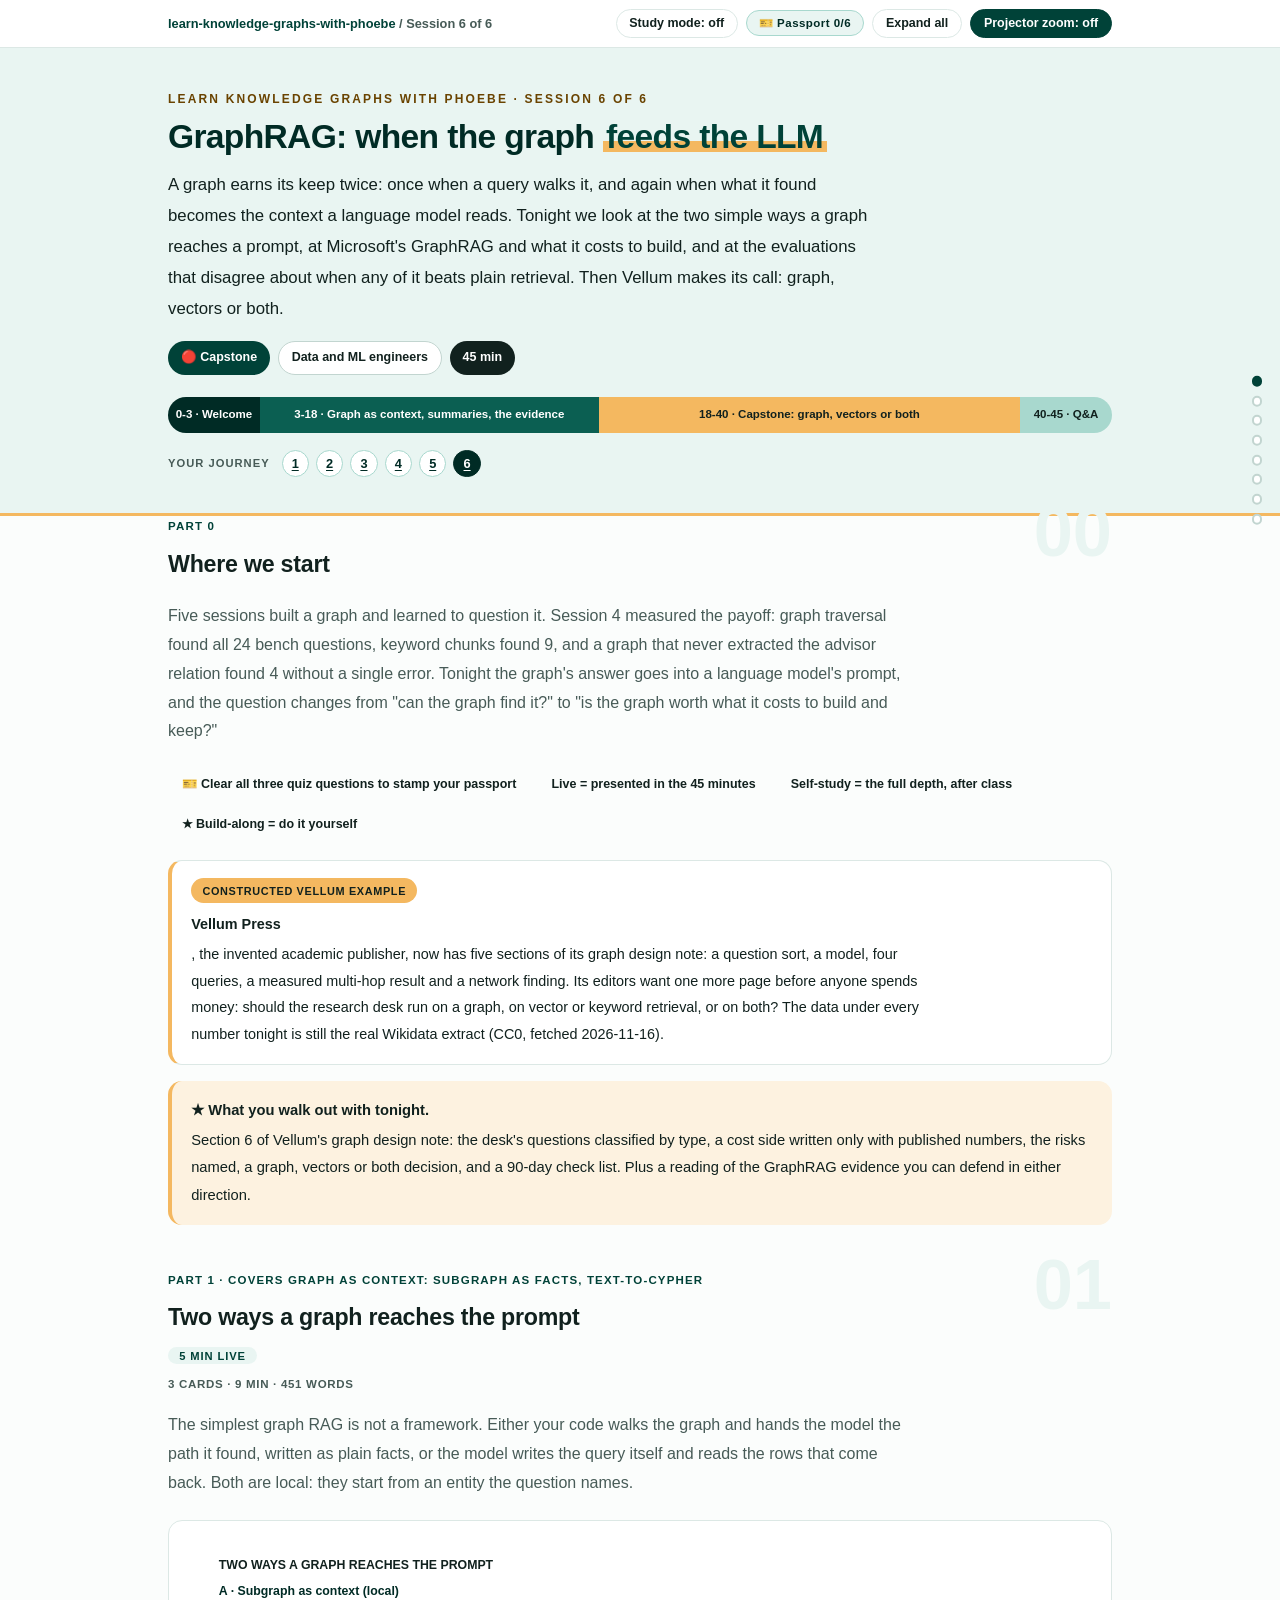
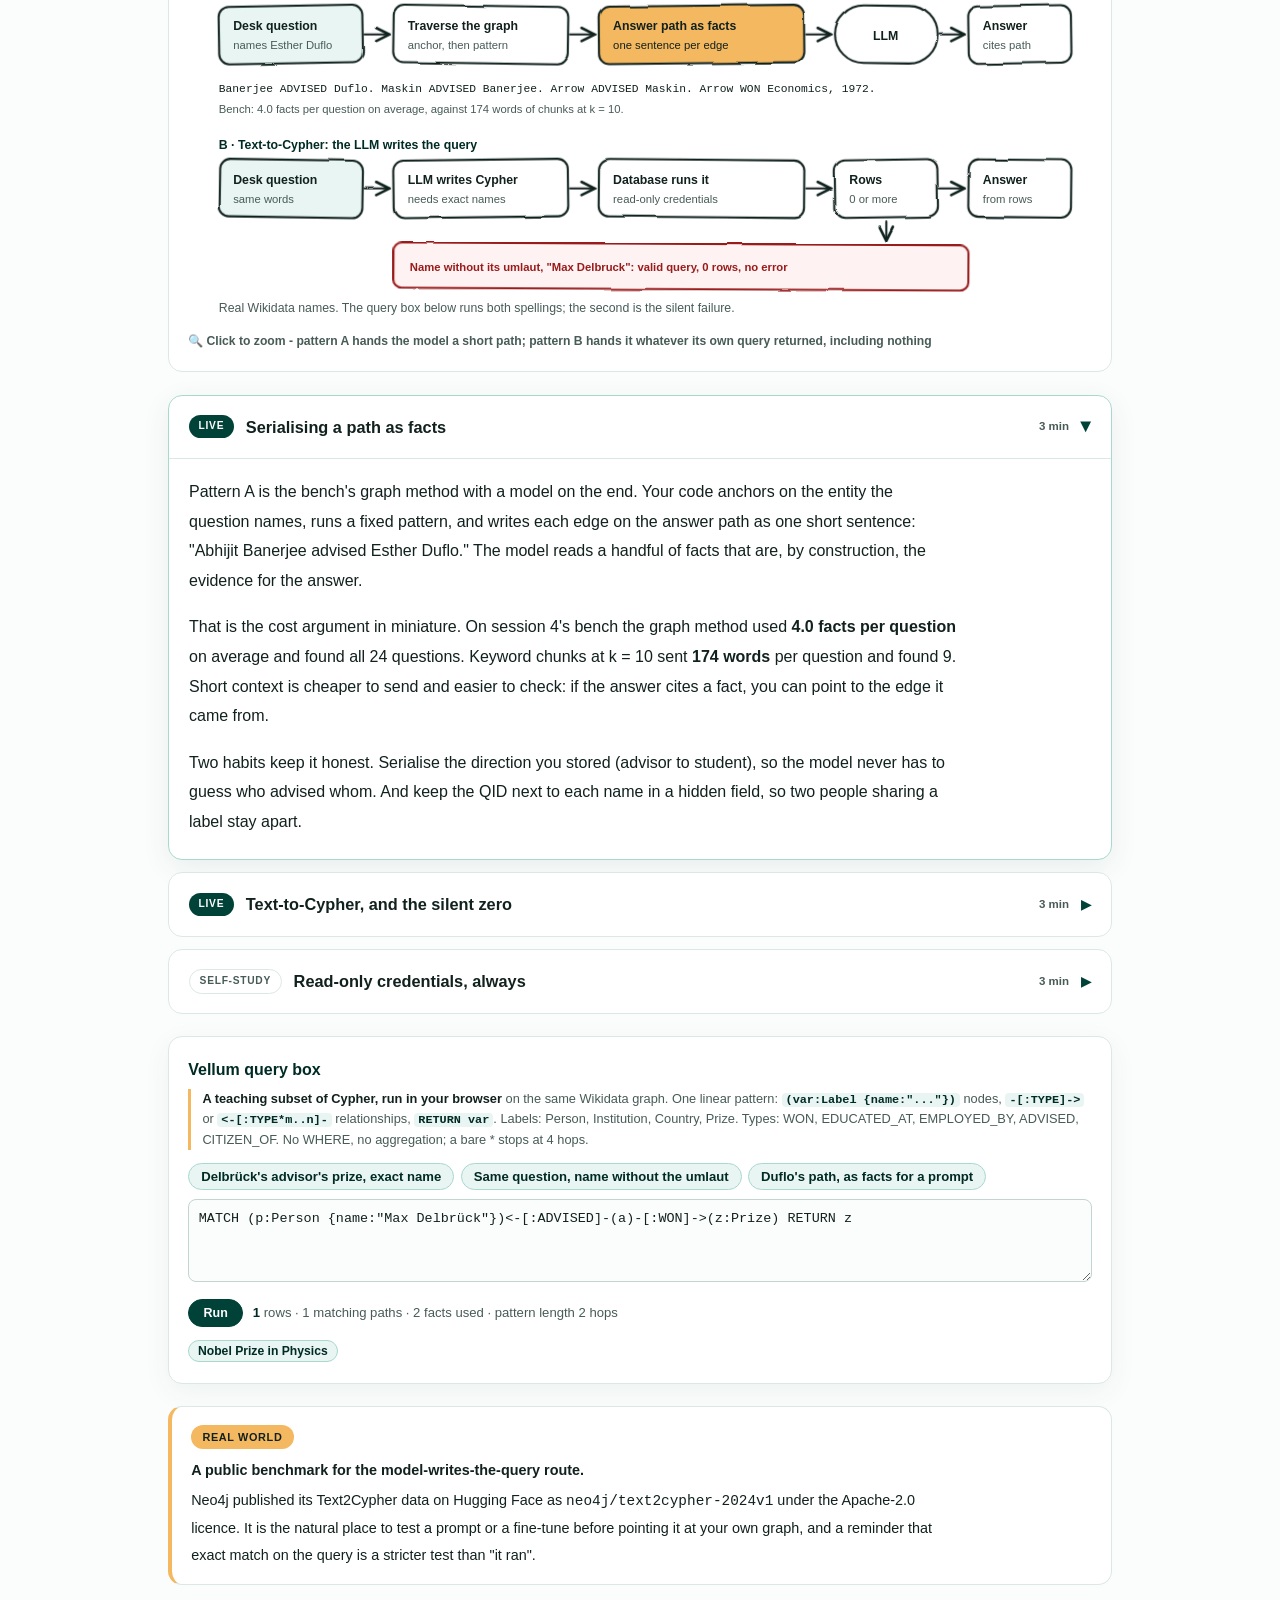
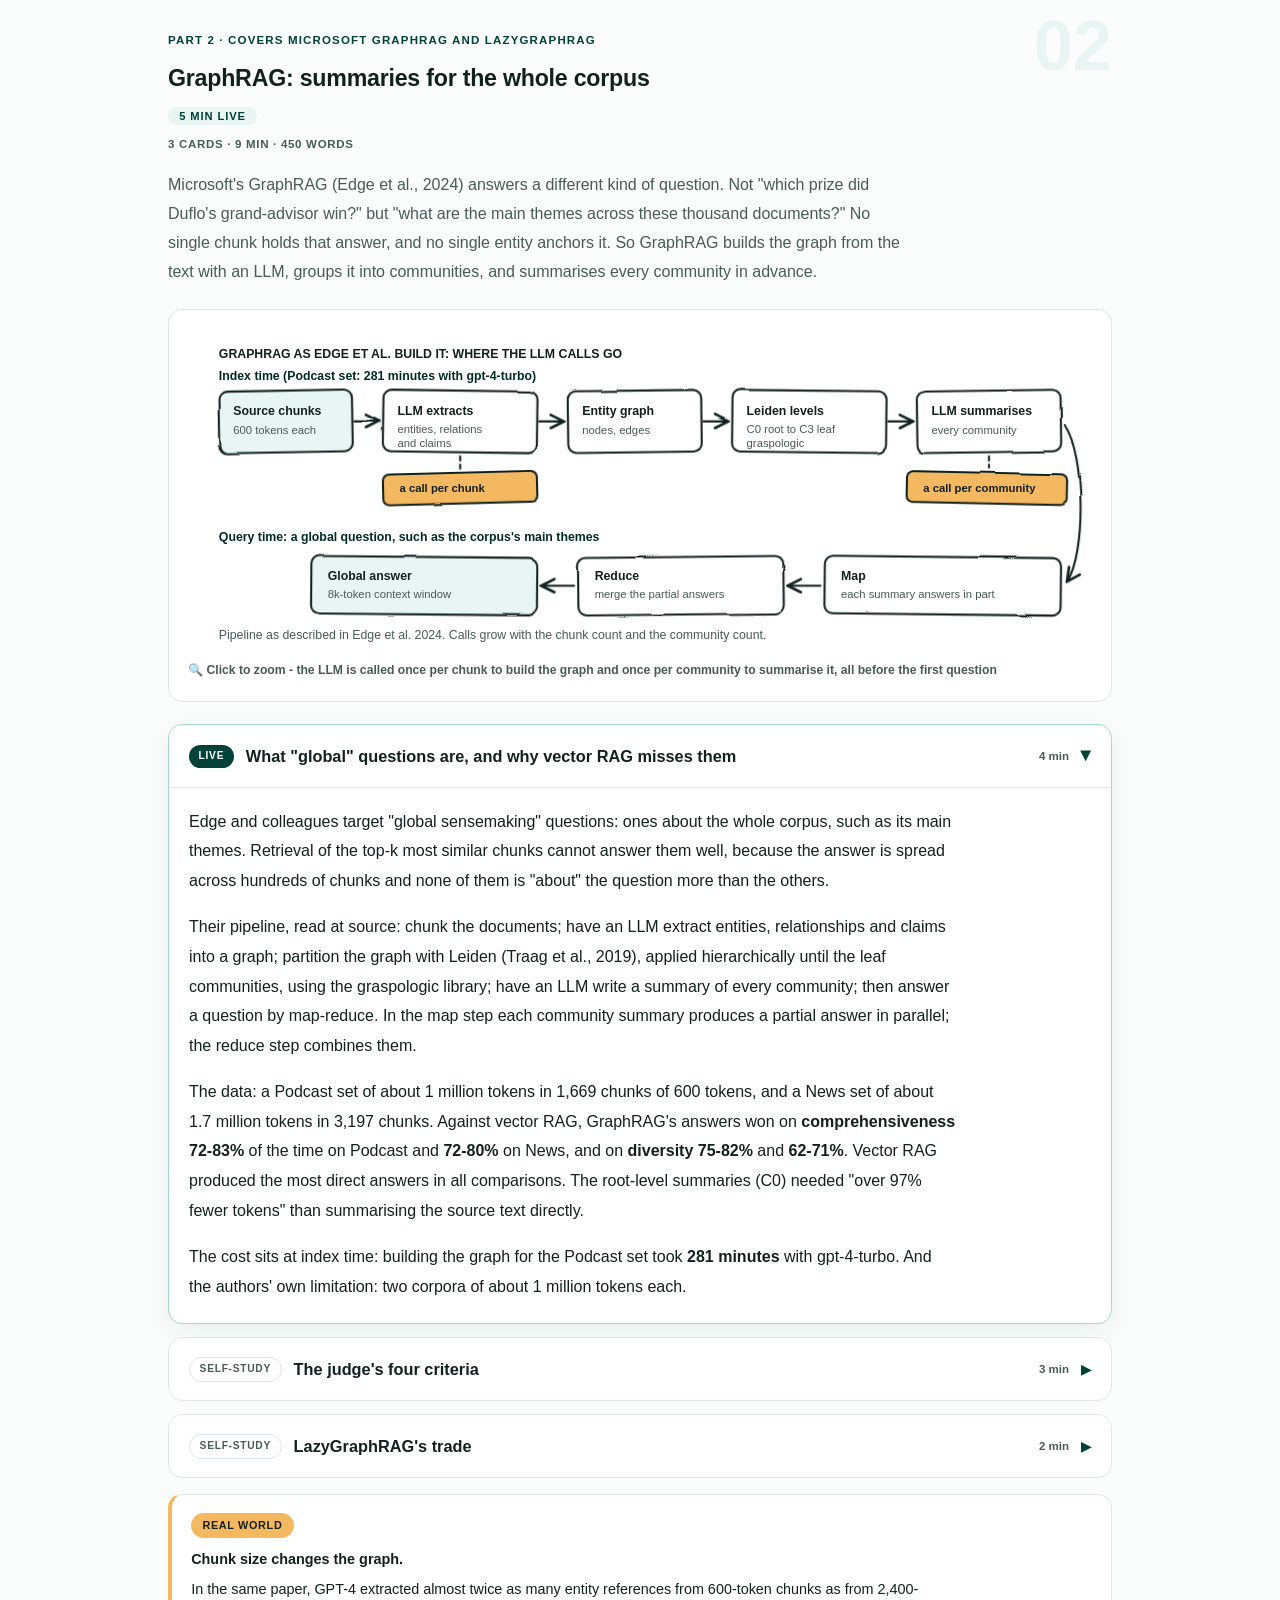
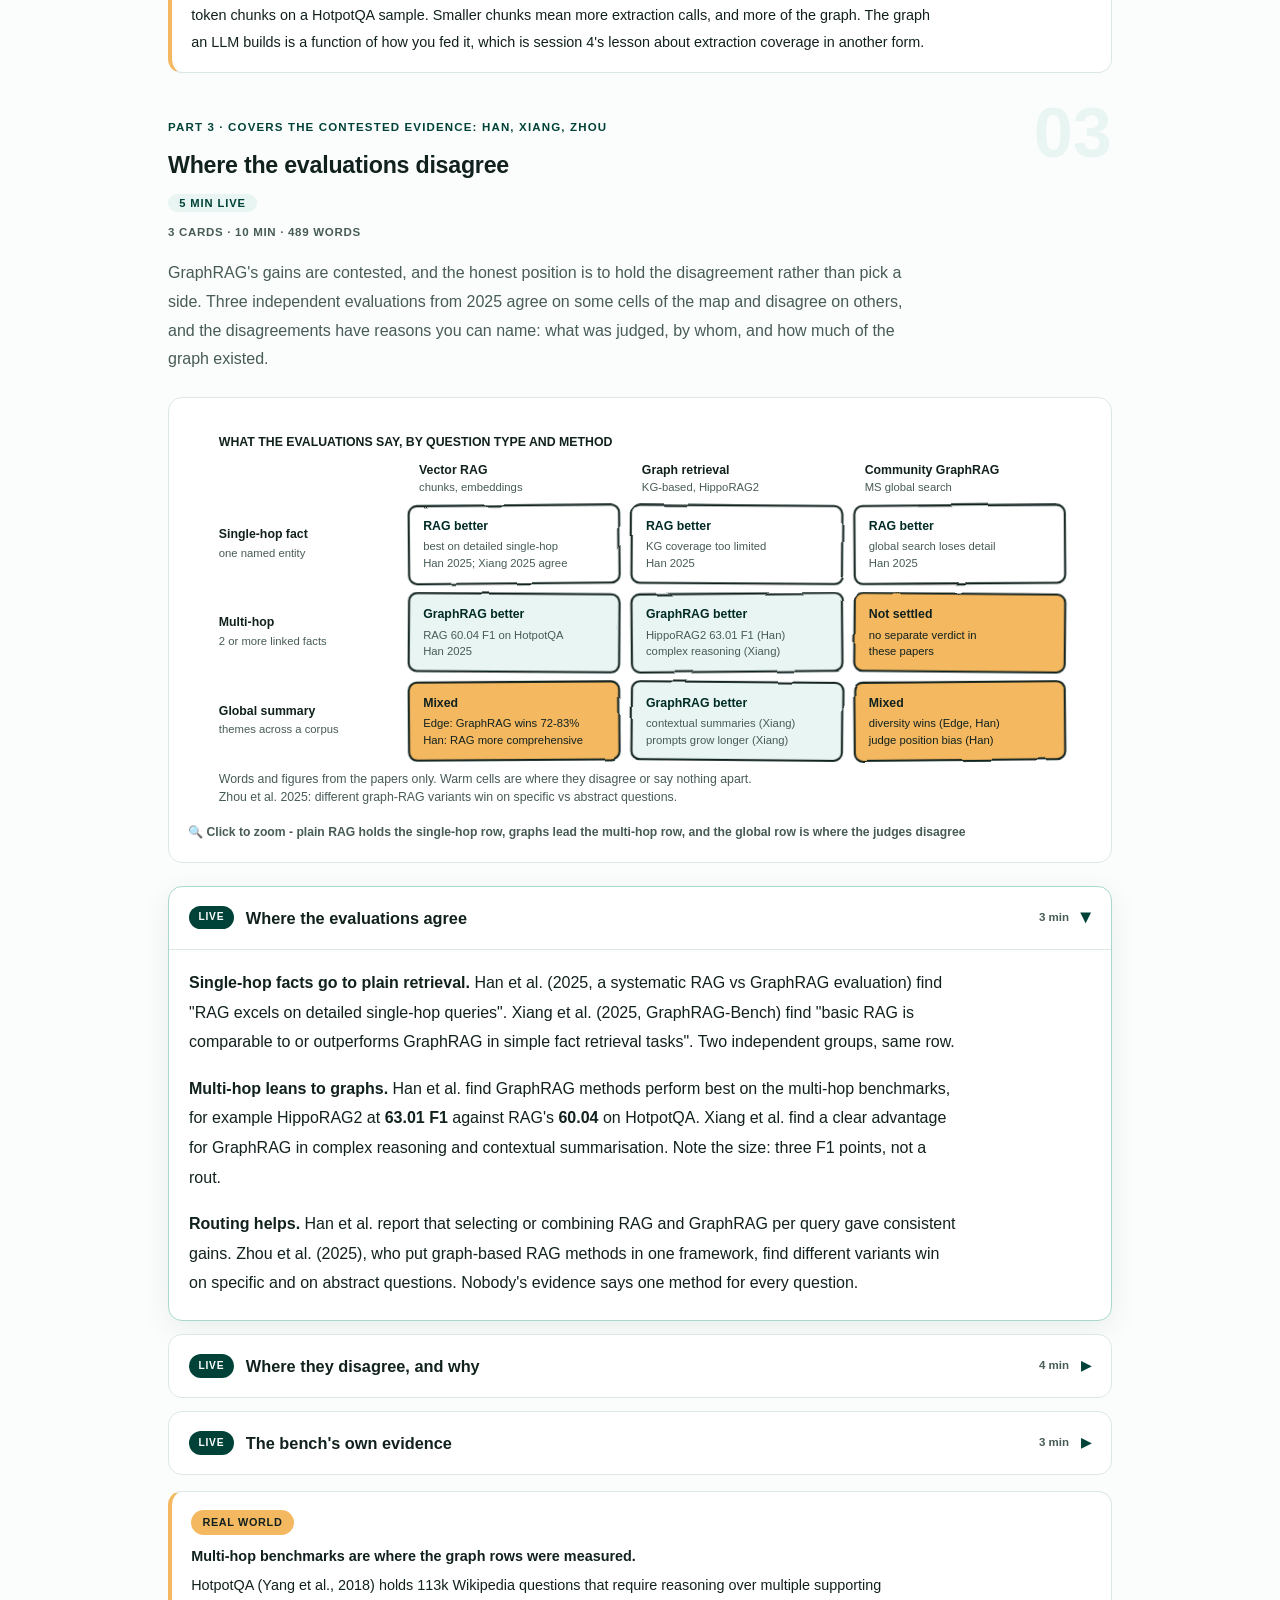
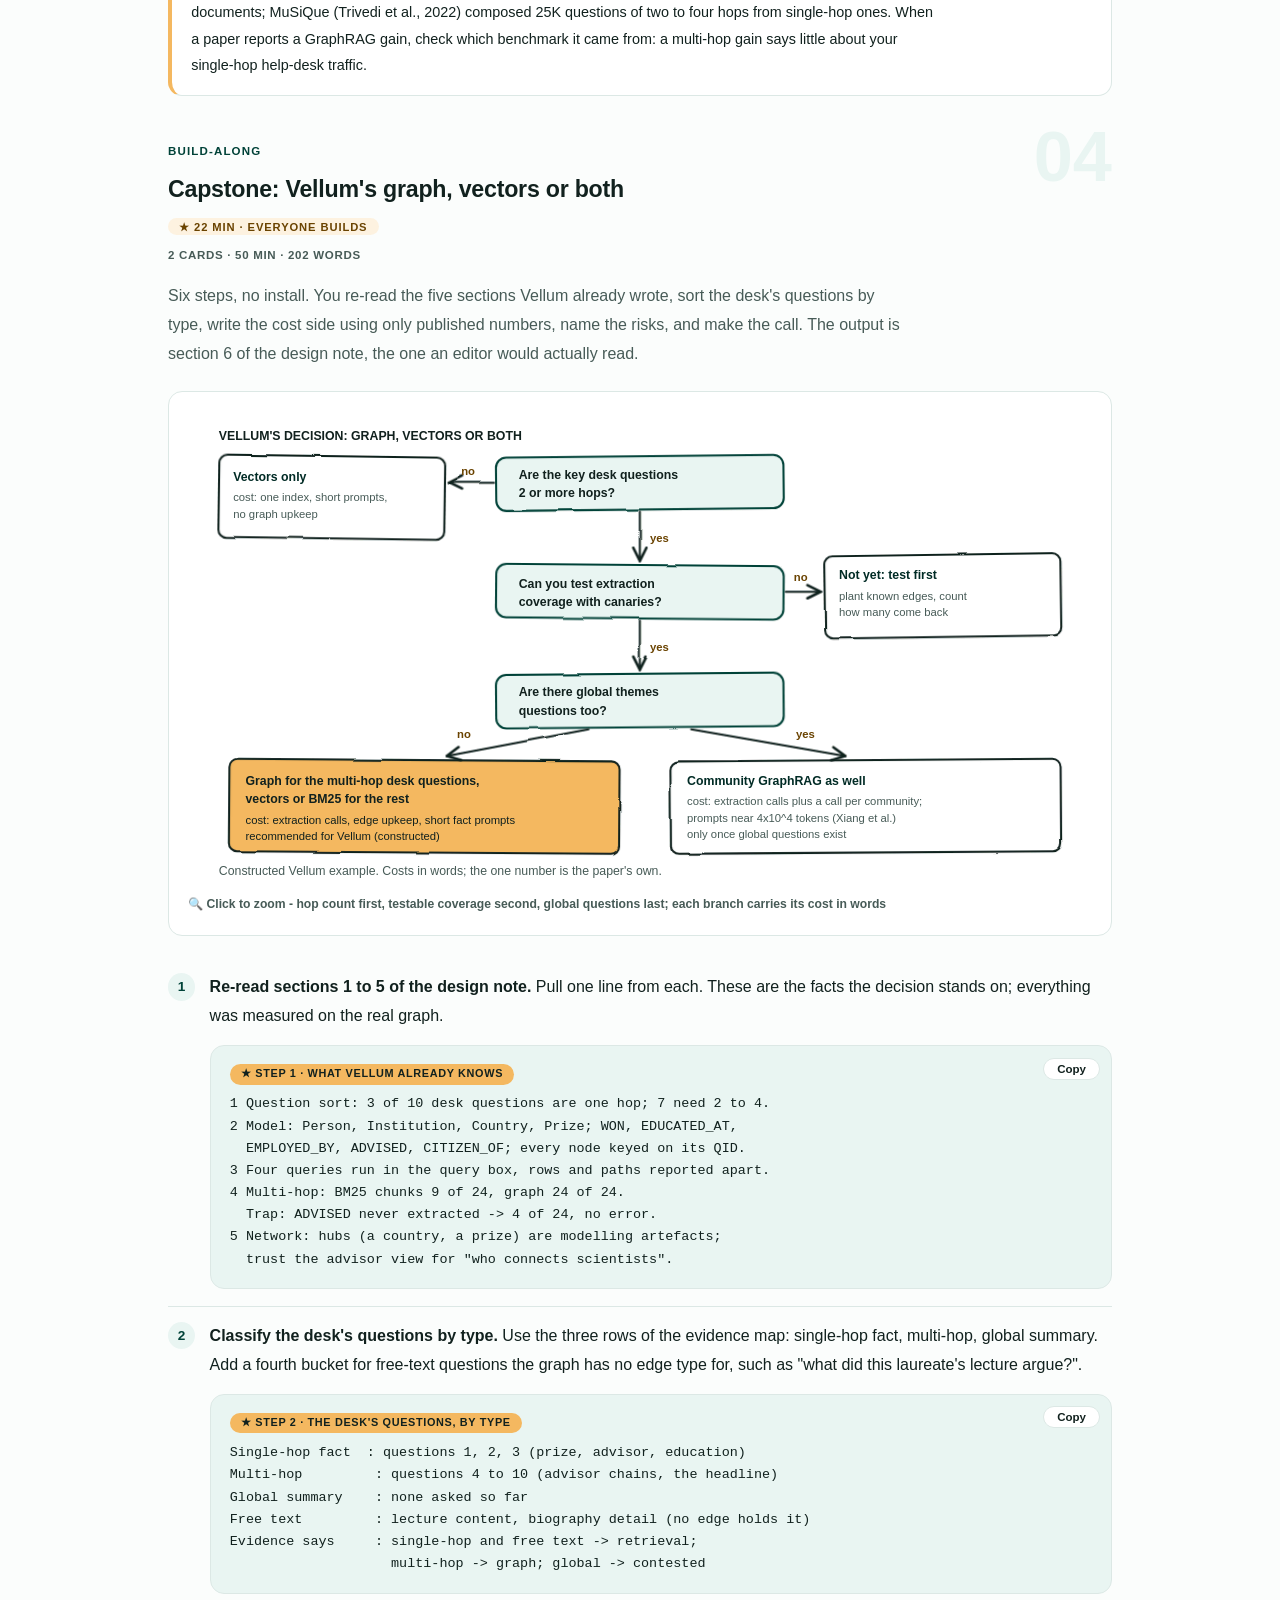
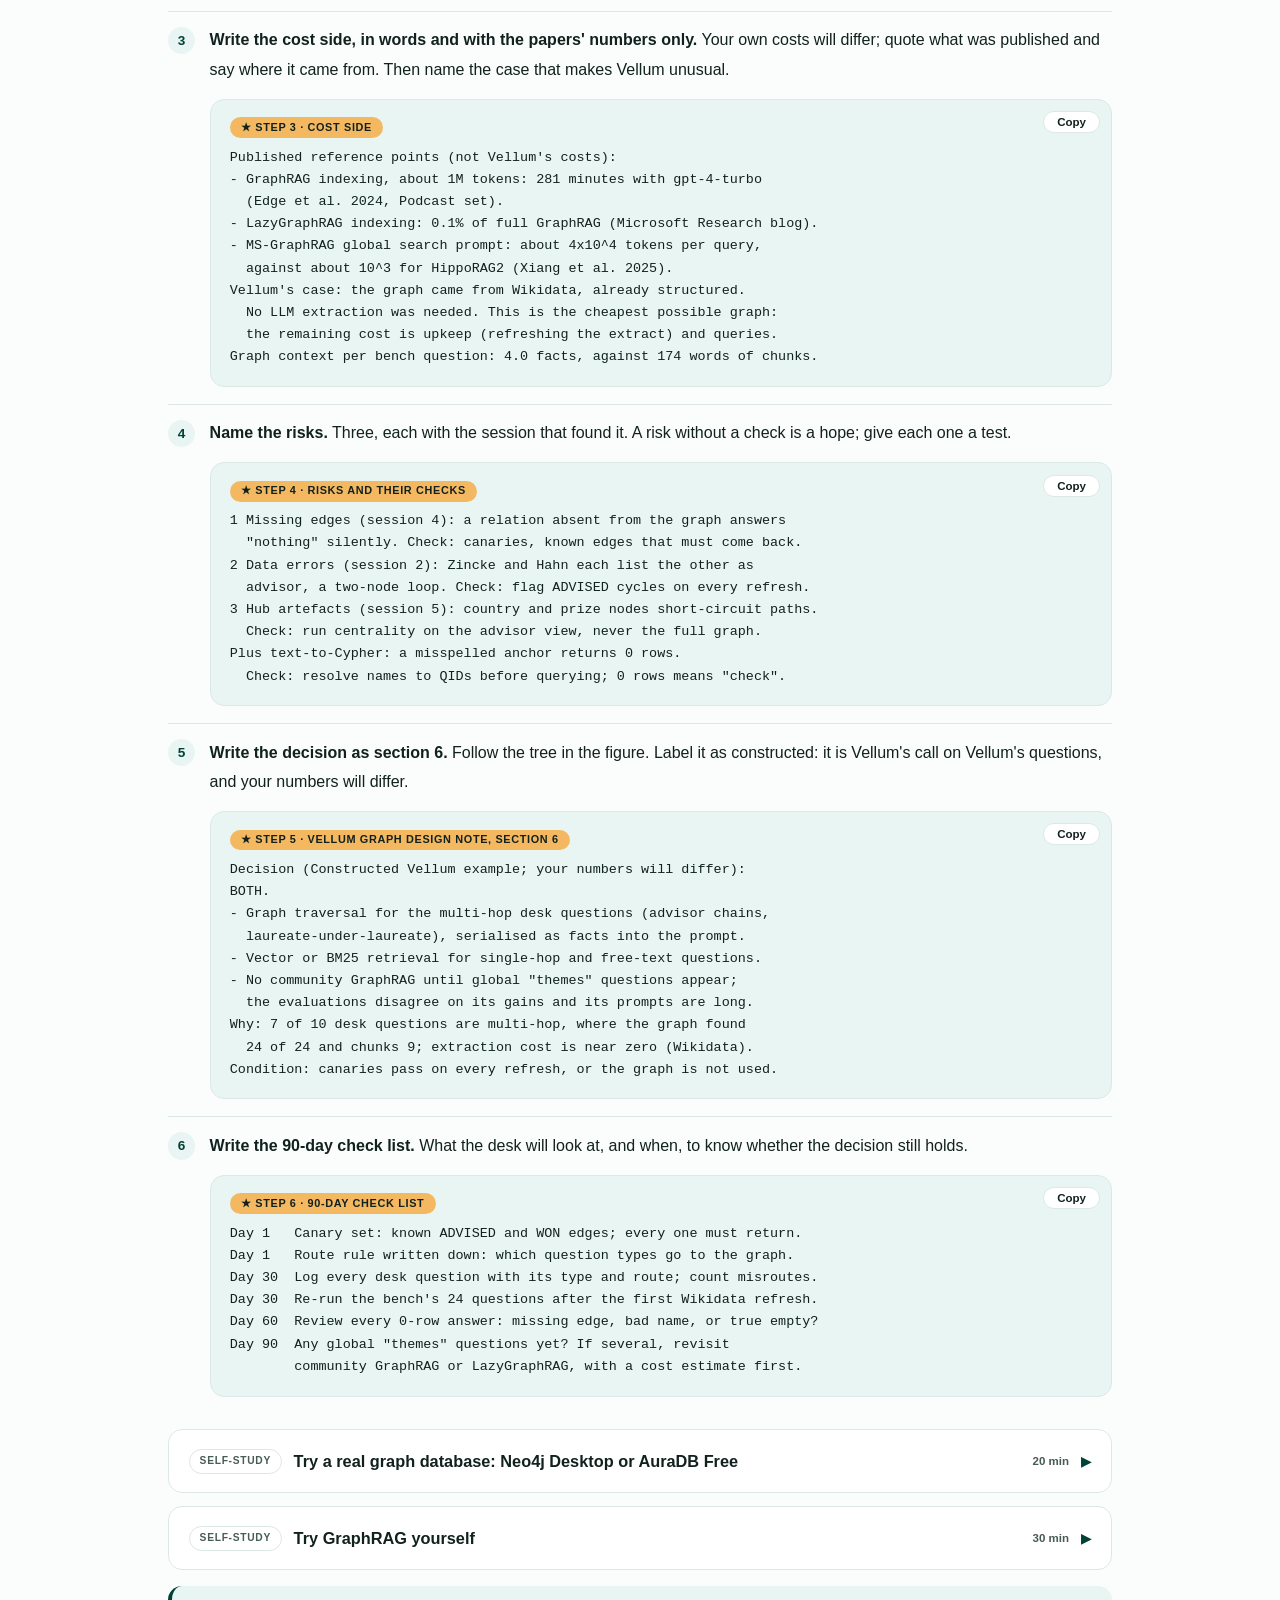
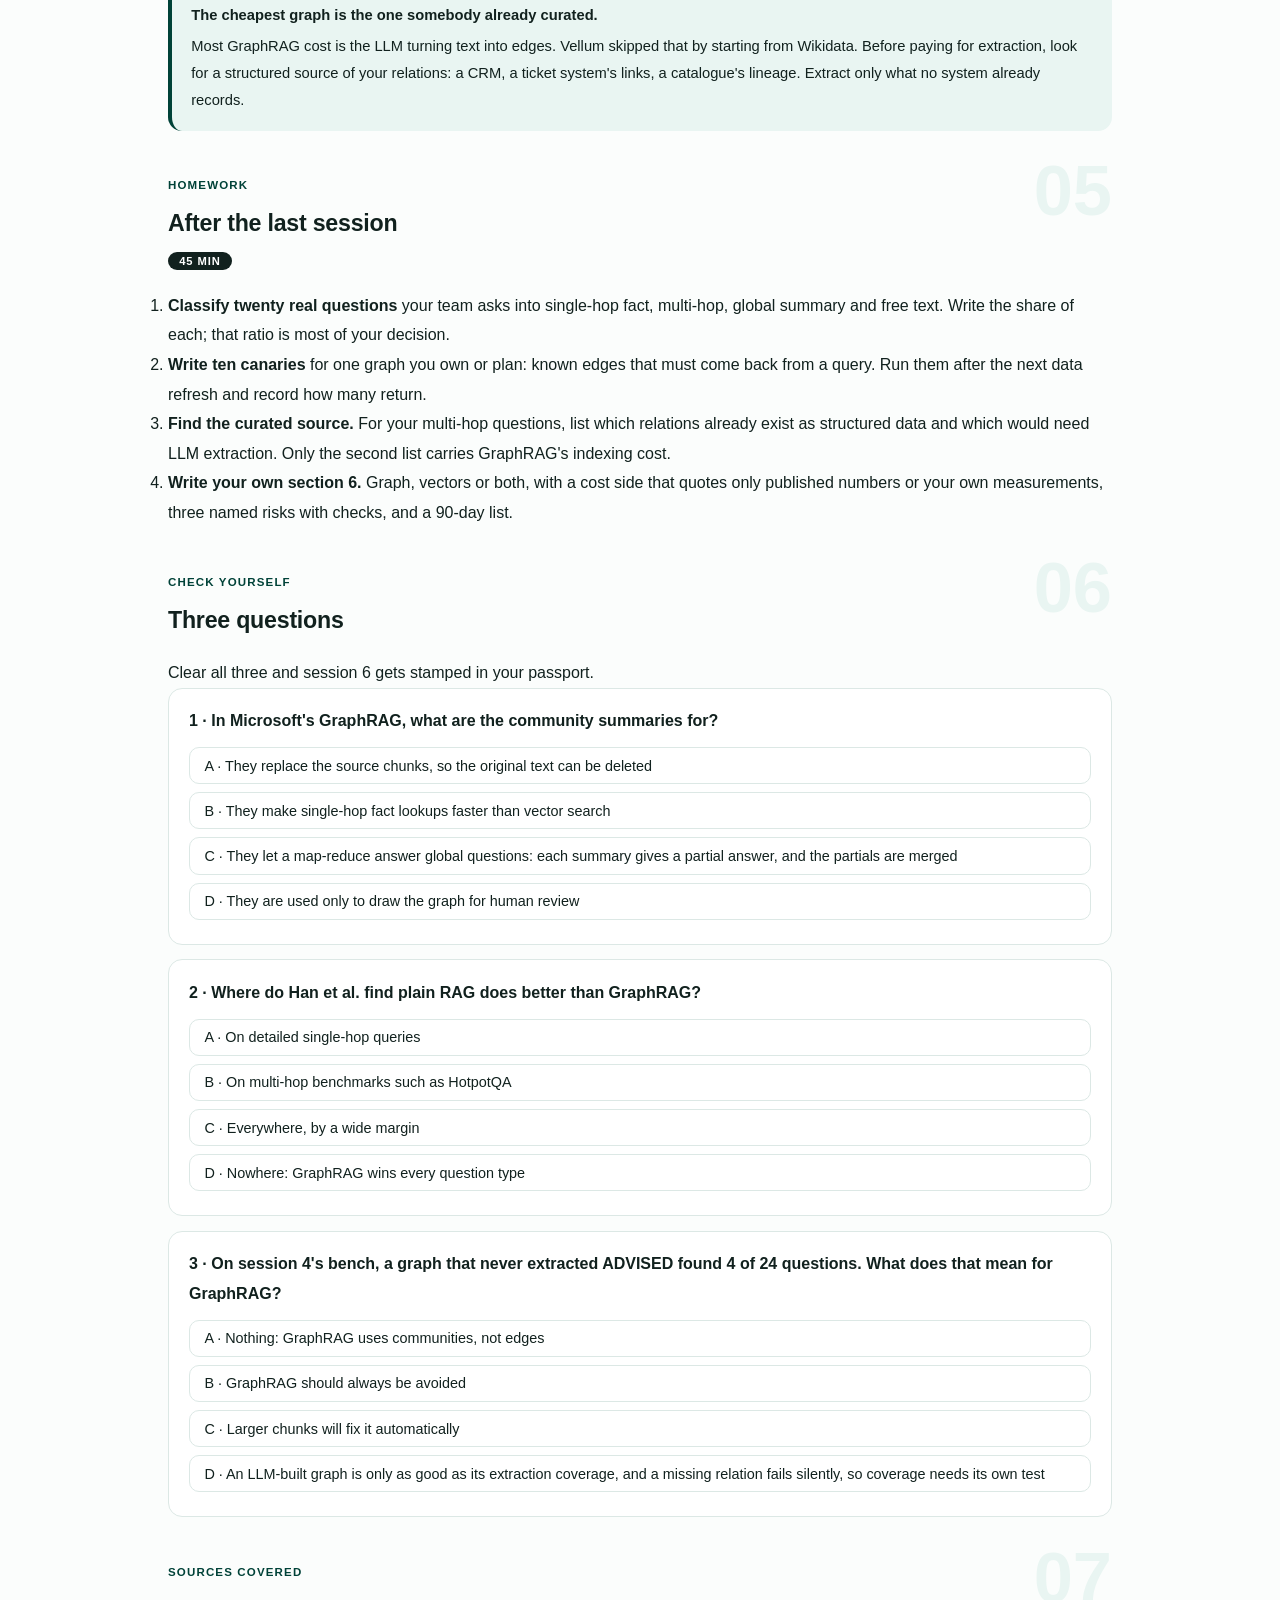
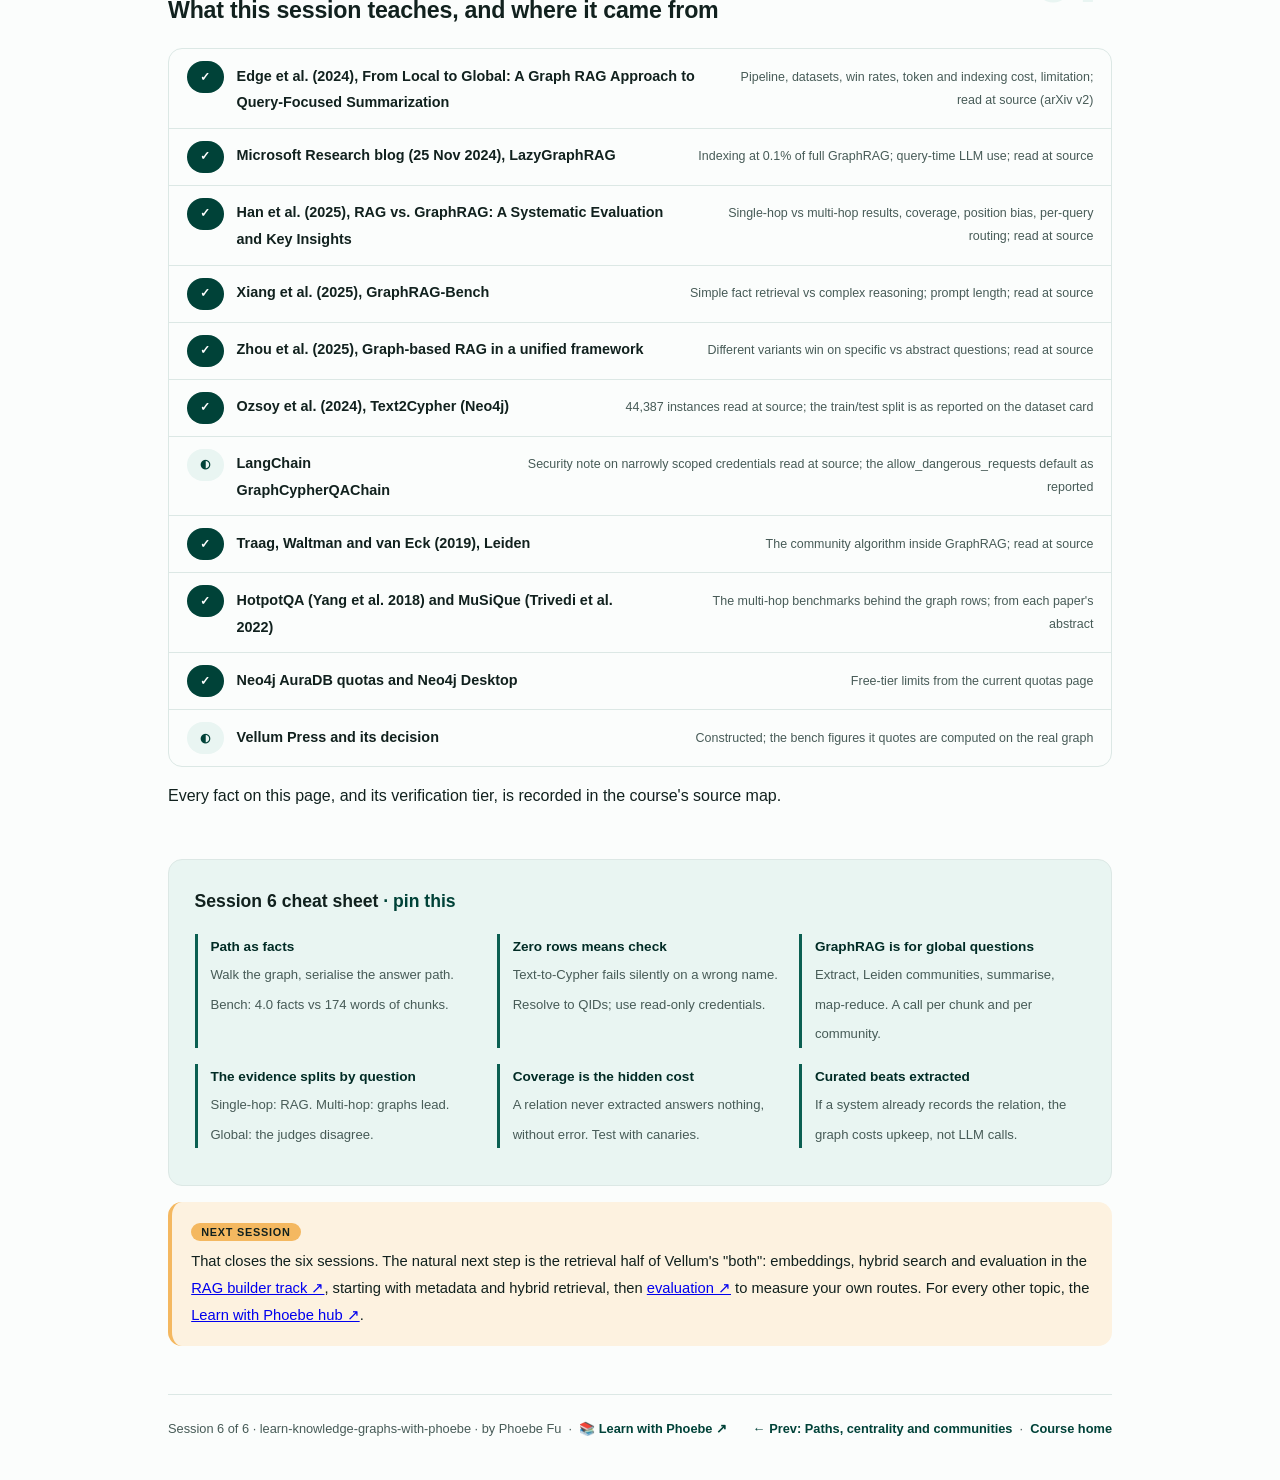
<file: courses/06-graphrag-when-the-graph-feeds-the-llm.html>
<!DOCTYPE html>
<html lang="en">
<head>
<meta charset="UTF-8">
<meta name="viewport" content="width=device-width, initial-scale=1.0">
<!-- social:start -->
<meta name="description" content="Session 6 of 6. Two ways a graph reaches the prompt (a subgraph as facts, or text-to-Cypher), Microsoft's GraphRAG and its costs, the evaluations that disagree about its gains, and a costed graph, vectors or both decision. Real Wikidata rows, constructed Vellum Press case.">
<meta property="og:type" content="article">
<meta property="og:site_name" content="Learn with Phoebe">
<meta property="og:title" content="GraphRAG: when the graph feeds the LLM - learn knowledge graphs with phoebe">
<meta property="og:description" content="Session 6 of 6. GraphRAG wins on global questions in its own paper; plain RAG wins single-hop facts in others. Read the disagreement, then make the graph, vectors or both call.">
<meta property="og:url" content="https://phoebefu6.github.io/learn-knowledge-graphs-with-phoebe/courses/06-graphrag-when-the-graph-feeds-the-llm.html">
<meta property="og:image" content="https://phoebefu6.github.io/learn-knowledge-graphs-with-phoebe/assets/og-cover.png">
<meta property="og:image:width" content="1200">
<meta property="og:image:height" content="630">
<meta name="twitter:card" content="summary_large_image">
<meta name="twitter:title" content="GraphRAG: when the graph feeds the LLM - learn knowledge graphs with phoebe">
<meta name="twitter:description" content="Session 6 of 6. Graph as context, GraphRAG and its costs, the contested evidence, and the graph, vectors or both decision.">
<meta name="twitter:image" content="https://phoebefu6.github.io/learn-knowledge-graphs-with-phoebe/assets/og-cover.png">
<!-- social:end -->
<title>Session 6 · GraphRAG: when the graph feeds the LLM - learn knowledge graphs with phoebe</title>
<link rel="stylesheet" href="../assets/style.css?v=3">
</head>
<body>

<div class="toolbar">
  <div class="wrap">
    <span class="crumb"><a href="../index.html">learn-knowledge-graphs-with-phoebe</a> / Session 6 of 6</span>
    <button class="btn" id="toggle-all" type="button">Expand all</button>
    <button class="btn primary" id="zoom-toggle" type="button">Projector zoom: off</button>
  </div>
</div>

<header class="masthead">
  <div class="wrap">
    <div class="eyebrow">Learn Knowledge Graphs with Phoebe · Session 6 of 6</div>
    <h1>GraphRAG: when the graph <span class="accent">feeds the LLM</span></h1>
    <p class="sub">A graph earns its keep twice: once when a query walks it, and again when what it found becomes the context a language model reads. Tonight we look at the two simple ways a graph reaches a prompt, at Microsoft's GraphRAG and what it costs to build, and at the evaluations that disagree about when any of it beats plain retrieval. Then Vellum makes its call: graph, vectors or both.</p>
    <div class="chip-row">
      <span class="chip level">🔴 Capstone</span>
      <span class="chip audience">Data and ML engineers</span>
      <span class="chip time">45 min</span>
    </div>
    <div class="agenda">
      <span class="a1" style="flex:1">0-3 · Welcome</span>
      <span class="a2" style="flex:4">3-18 · Graph as context, summaries, the evidence</span>
      <span class="a3" style="flex:5">18-40 · Capstone: graph, vectors or both</span>
      <span class="a4" style="flex:1">40-45 · Q&amp;A</span>
    </div>
  </div>
</header>

<main class="wrap">

  <section class="section" id="intro">
    <div class="section-kicker">
      <span class="klabel">Part 0</span>
      <h2>Where we start</h2>
    </div>
    <p class="lede">Five sessions built a graph and learned to question it. Session 4 measured the payoff: graph traversal found all 24 bench questions, keyword chunks found 9, and a graph that never extracted the advisor relation found 4 without a single error. Tonight the graph's answer goes into a language model's prompt, and the question changes from "can the graph find it?" to "is the graph worth what it costs to build and keep?"</p>

    <div class="legend">
      <span class="pill">🎫 Clear all three quiz questions to stamp your passport</span>
      <span class="pill">Live = presented in the 45 minutes</span>
      <span class="pill">Self-study = the full depth, after class</span>
      <span class="pill">★ Build-along = do it yourself</span>
    </div>

    <div class="callout example">
      <span class="ex-pill">Constructed Vellum example</span>
      <p><strong>Vellum Press</strong>, the invented academic publisher, now has five sections of its graph design note: a question sort, a model, four queries, a measured multi-hop result and a network finding. Its editors want one more page before anyone spends money: should the research desk run on a graph, on vector or keyword retrieval, or on both? The data under every number tonight is still the real Wikidata extract (CC0, fetched 2026-11-16).</p>
    </div>

    <div class="callout win">
      <p><strong>★ What you walk out with tonight.</strong> Section 6 of Vellum's graph design note: the desk's questions classified by type, a cost side written only with published numbers, the risks named, a graph, vectors or both decision, and a 90-day check list. Plus a reading of the GraphRAG evidence you can defend in either direction.</p>
    </div>
  </section>

  <section class="section" id="part-1">
    <div class="section-kicker">
      <span class="klabel">Part 1 · covers graph as context: subgraph as facts, text-to-Cypher</span>
      <h2>Two ways a graph reaches the prompt</h2>
      <span class="tag concept">5 min live</span>
    </div>
    <p class="lede">The simplest graph RAG is not a framework. Either your code walks the graph and hands the model the path it found, written as plain facts, or the model writes the query itself and reads the rows that come back. Both are local: they start from an entity the question names.</p>

    <figure class="zoomable">
      <svg viewBox="0 0 880 370" xmlns="http://www.w3.org/2000/svg" role="img" aria-label="Two pipelines. A, subgraph as context: a desk question naming Esther Duflo, a graph traversal from that anchor, the answer path serialised as facts, then the LLM and an answer that cites the path. On the bench this used 4.0 facts per question against 174 words of chunks at k equals 10. B, text-to-Cypher: the same question, the LLM writes a Cypher query, the database runs it with read-only credentials, rows come back, the LLM answers from them. Failure panel: a name without its umlaut, Max Delbruck, is a valid query that returns 0 rows and no error.">
        <defs>
          <filter id="k6aSk" x="-3%" y="-3%" width="106%" height="106%"><feTurbulence type="fractalNoise" baseFrequency="0.02" numOctaves="2" seed="61" result="n"/><feDisplacementMap in="SourceGraphic" in2="n" scale="2.4" xChannelSelector="R" yChannelSelector="G"/></filter>
          <marker id="k6aAr" viewBox="0 0 10 10" refX="9" refY="5" markerWidth="8" markerHeight="8" orient="auto"><path d="M1 1 L9 5 L1 9" fill="none" stroke="#11211E" stroke-width="1.6" stroke-linecap="round"/></marker>
        </defs>
        <style>
          .k6aH { font: 800 12px Inter, sans-serif; fill: #11211E; }
          .k6aL { font: 600 12px Inter, sans-serif; fill: #11211E; }
          .k6aS { font: 400 11px Inter, sans-serif; fill: #475B57; }
          .k6aT { font: 400 11px Inter, sans-serif; fill: #11211E; }
          .k6aP { font: 800 12px Inter, sans-serif; fill: #002B25; }
          .k6aC { font: 500 11px ui-monospace, Menlo, monospace; fill: #11211E; }
          .k6aR { font: 800 11px Inter, sans-serif; fill: #991B1B; }
          .k6aN { font: 400 12px Inter, sans-serif; fill: #475B57; }
        </style>

        <text class="k6aH" x="30" y="28">TWO WAYS A GRAPH REACHES THE PROMPT</text>

        <g filter="url(#k6aSk)" fill="none" stroke="#11211E" stroke-width="2" stroke-linecap="round" stroke-linejoin="round">
          <rect x="30" y="64" width="140" height="56" rx="10" transform="rotate(-1 100 92)" fill="#E9F5F2"/>
          <rect x="200" y="64" width="170" height="56" rx="10" transform="rotate(0.8 285 92)" fill="#FFFFFF"/>
          <rect x="400" y="64" width="200" height="56" rx="10" transform="rotate(-0.6 500 92)" fill="#F4B860"/>
          <rect x="630" y="64" width="100" height="56" rx="28" transform="rotate(0.7 680 92)" fill="#FFFFFF"/>
          <rect x="760" y="64" width="100" height="56" rx="10" transform="rotate(-0.8 810 92)" fill="#FFFFFF"/>
          <path d="M172 92 L196 92" marker-end="url(#k6aAr)"/>
          <path d="M372 92 L396 92" marker-end="url(#k6aAr)"/>
          <path d="M602 92 L626 92" marker-end="url(#k6aAr)"/>
          <path d="M732 92 L756 92" marker-end="url(#k6aAr)"/>

          <rect x="30" y="214" width="140" height="56" rx="10" transform="rotate(0.9 100 242)" fill="#E9F5F2"/>
          <rect x="200" y="214" width="170" height="56" rx="10" transform="rotate(-0.7 285 242)" fill="#FFFFFF"/>
          <rect x="400" y="214" width="200" height="56" rx="10" transform="rotate(0.5 500 242)" fill="#FFFFFF"/>
          <rect x="630" y="214" width="100" height="56" rx="10" transform="rotate(-0.9 680 242)" fill="#FFFFFF"/>
          <rect x="760" y="214" width="100" height="56" rx="10" transform="rotate(0.6 810 242)" fill="#FFFFFF"/>
          <path d="M172 242 L196 242" marker-end="url(#k6aAr)"/>
          <path d="M372 242 L396 242" marker-end="url(#k6aAr)"/>
          <path d="M602 242 L626 242" marker-end="url(#k6aAr)"/>
          <path d="M732 242 L756 242" marker-end="url(#k6aAr)"/>
          <rect x="200" y="296" width="560" height="44" rx="8" transform="rotate(0.3 480 318)" fill="#FEF2F2" stroke="#991B1B"/>
          <path d="M680 274 L680 292" marker-end="url(#k6aAr)"/>
        </g>

        <text class="k6aP" x="30" y="54">A · Subgraph as context (local)</text>
        <text class="k6aL" x="44" y="88">Desk question</text>
        <text class="k6aS" x="44" y="106">names Esther Duflo</text>
        <text class="k6aL" x="214" y="88">Traverse the graph</text>
        <text class="k6aS" x="214" y="106">anchor, then pattern</text>
        <text class="k6aL" x="414" y="88">Answer path as facts</text>
        <text class="k6aT" x="414" y="106">one sentence per edge</text>
        <text class="k6aL" x="667" y="97">LLM</text>
        <text class="k6aL" x="774" y="88">Answer</text>
        <text class="k6aS" x="774" y="106">cites path</text>
        <text class="k6aC" x="30" y="148">Banerjee ADVISED Duflo. Maskin ADVISED Banerjee. Arrow ADVISED Maskin. Arrow WON Economics, 1972.</text>
        <text class="k6aS" x="30" y="168">Bench: 4.0 facts per question on average, against 174 words of chunks at k = 10.</text>

        <text class="k6aP" x="30" y="204">B · Text-to-Cypher: the LLM writes the query</text>
        <text class="k6aL" x="44" y="238">Desk question</text>
        <text class="k6aS" x="44" y="256">same words</text>
        <text class="k6aL" x="214" y="238">LLM writes Cypher</text>
        <text class="k6aS" x="214" y="256">needs exact names</text>
        <text class="k6aL" x="414" y="238">Database runs it</text>
        <text class="k6aS" x="414" y="256">read-only credentials</text>
        <text class="k6aL" x="644" y="238">Rows</text>
        <text class="k6aS" x="644" y="256">0 or more</text>
        <text class="k6aL" x="774" y="238">Answer</text>
        <text class="k6aS" x="774" y="256">from rows</text>
        <text class="k6aR" x="216" y="322">Name without its umlaut, "Max Delbruck": valid query, 0 rows, no error</text>

        <text class="k6aN" x="30" y="362">Real Wikidata names. The query box below runs both spellings; the second is the silent failure.</text>
      </svg>
      <figcaption>🔍 Click to zoom - pattern A hands the model a short path; pattern B hands it whatever its own query returned, including nothing</figcaption>
    </figure>

    <details class="card" open>
      <summary><span class="mode live">Live</span>Serialising a path as facts<span class="mini">3 min</span><span class="caret">▶</span></summary>
      <div class="body">
        <p>Pattern A is the bench's graph method with a model on the end. Your code anchors on the entity the question names, runs a fixed pattern, and writes each edge on the answer path as one short sentence: "Abhijit Banerjee advised Esther Duflo." The model reads a handful of facts that are, by construction, the evidence for the answer.</p>
        <p>That is the cost argument in miniature. On session 4's bench the graph method used <strong>4.0 facts per question</strong> on average and found all 24 questions. Keyword chunks at k = 10 sent <strong>174 words</strong> per question and found 9. Short context is cheaper to send and easier to check: if the answer cites a fact, you can point to the edge it came from.</p>
        <p>Two habits keep it honest. Serialise the direction you stored (advisor to student), so the model never has to guess who advised whom. And keep the QID next to each name in a hidden field, so two people sharing a label stay apart.</p>
      </div>
    </details>

    <details class="card">
      <summary><span class="mode live">Live</span>Text-to-Cypher, and the silent zero<span class="mini">3 min</span><span class="caret">▶</span></summary>
      <div class="body">
        <p>Pattern B lets the model write the query. Neo4j's Text2Cypher paper (Ozsoy et al., 2024) combined and cleaned public datasets into <strong>44,387</strong> question and query pairs and reports gains from fine-tuning, measured in Google-BLEU and exact match. The dataset's card is reported to split them 39,554 for training and 4,833 for test.</p>
        <p>The failure that matters is not a syntax error, which you would see. It is a valid query with one wrong literal. Graph patterns match names exactly, so "Max Delbruck" without the umlaut is a perfectly good query that returns nothing. The model then answers from zero rows, often fluently. This is session 4's trap in a new place: a missing edge and a misspelled anchor both look like "no answer", and neither raises an error.</p>
        <p>The discipline is the one text-to-SQL already learned: link the question's words to real schema items and real values before generating. See <a href="https://phoebefu6.github.io/learn-text-to-sql-with-phoebe/courses/b2-schema-linking.html">Text-to-SQL, schema linking ↗</a>; for a graph, the "values" step means resolving names to QIDs first, and treating 0 rows as "check the anchor", never as "none".</p>
      </div>
    </details>

    <details class="card">
      <summary><span class="mode self">Self-study</span>Read-only credentials, always<span class="mini">3 min</span><span class="caret">▶</span></summary>
      <div class="body">
        <p>A model that writes queries can write a delete. LangChain's GraphCypherQAChain carries a security note asking for database "credentials that are narrowly-scoped to only include necessary permissions", and warns that broad credentials risk data corruption, loss or exposure. Its <code>allow_dangerous_requests</code> flag is reported to default to False, so the chain refuses to run until you opt in by name.</p>
        <p>Opting in is not the fix; the database user is. Give the chain a role that can only read the labels and relationship types the desk needs. Then the worst a bad generation can do is return the wrong rows, which your 0-row and row-count checks can catch.</p>
      </div>
    </details>

    <div class="kgr-query">
      <template data-q="Delbrück's advisor's prize, exact name">MATCH (p:Person {name:"Max Delbrück"})&lt;-[:ADVISED]-(a)-[:WON]-&gt;(z:Prize) RETURN z</template>
      <template data-q="Same question, name without the umlaut">MATCH (p:Person {name:"Max Delbruck"})&lt;-[:ADVISED]-(a)-[:WON]-&gt;(z:Prize) RETURN z</template>
      <template data-q="Duflo's path, as facts for a prompt">MATCH (p:Person {name:"Esther Duflo"})&lt;-[:ADVISED*3]-(b)-[:WON]-&gt;(z:Prize) RETURN z</template>
    </div>

    <div class="callout example">
      <span class="ex-pill">Real world</span>
      <p><strong>A public benchmark for the model-writes-the-query route.</strong> Neo4j published its Text2Cypher data on Hugging Face as <code>neo4j/text2cypher-2024v1</code> under the Apache-2.0 licence. It is the natural place to test a prompt or a fine-tune before pointing it at your own graph, and a reminder that exact match on the query is a stricter test than "it ran".</p>
    </div>
  </section>

  <section class="section" id="part-2">
    <div class="section-kicker">
      <span class="klabel">Part 2 · covers Microsoft GraphRAG and LazyGraphRAG</span>
      <h2>GraphRAG: summaries for the whole corpus</h2>
      <span class="tag concept">5 min live</span>
    </div>
    <p class="lede">Microsoft's GraphRAG (Edge et al., 2024) answers a different kind of question. Not "which prize did Duflo's grand-advisor win?" but "what are the main themes across these thousand documents?" No single chunk holds that answer, and no single entity anchors it. So GraphRAG builds the graph from the text with an LLM, groups it into communities, and summarises every community in advance.</p>

    <figure class="zoomable">
      <svg viewBox="0 0 880 312" xmlns="http://www.w3.org/2000/svg" role="img" aria-label="The GraphRAG pipeline from Edge et al. 2024. Index time: source chunks of 600 tokens, an LLM extracts entities, relations and claims with a call per chunk, an entity graph, Leiden communities at levels C0 root to C3 leaf using graspologic, and an LLM summarises every community with a call per community. The Podcast set took 281 minutes to index with gpt-4-turbo. Query time: a global question goes to a map step where each summary answers in part, a reduce step merges the partial answers, and a global answer comes back within an 8k-token context window.">
        <defs>
          <filter id="k6bSk" x="-3%" y="-3%" width="106%" height="106%"><feTurbulence type="fractalNoise" baseFrequency="0.02" numOctaves="2" seed="67" result="n"/><feDisplacementMap in="SourceGraphic" in2="n" scale="2.4" xChannelSelector="R" yChannelSelector="G"/></filter>
          <marker id="k6bAr" viewBox="0 0 10 10" refX="9" refY="5" markerWidth="8" markerHeight="8" orient="auto"><path d="M1 1 L9 5 L1 9" fill="none" stroke="#11211E" stroke-width="1.6" stroke-linecap="round"/></marker>
        </defs>
        <style>
          .k6bH { font: 800 12px Inter, sans-serif; fill: #11211E; }
          .k6bL { font: 600 12px Inter, sans-serif; fill: #11211E; }
          .k6bS { font: 400 11px Inter, sans-serif; fill: #475B57; }
          .k6bK { font: 800 11px Inter, sans-serif; fill: #11211E; }
          .k6bP { font: 800 12px Inter, sans-serif; fill: #002B25; }
          .k6bN { font: 400 12px Inter, sans-serif; fill: #475B57; }
        </style>

        <text class="k6bH" x="30" y="28">GRAPHRAG AS EDGE ET AL. BUILD IT: WHERE THE LLM CALLS GO</text>

        <g filter="url(#k6bSk)" fill="none" stroke="#11211E" stroke-width="2" stroke-linecap="round" stroke-linejoin="round">
          <rect x="30" y="60" width="130" height="60" rx="8" transform="rotate(-1 95 90)" fill="#E9F5F2"/>
          <rect x="190" y="60" width="150" height="60" rx="8" transform="rotate(0.8 265 90)" fill="#FFFFFF"/>
          <rect x="370" y="60" width="130" height="60" rx="8" transform="rotate(-0.7 435 90)" fill="#FFFFFF"/>
          <rect x="530" y="60" width="150" height="60" rx="8" transform="rotate(0.6 605 90)" fill="#FFFFFF"/>
          <rect x="710" y="60" width="140" height="60" rx="8" transform="rotate(-0.8 780 90)" fill="#FFFFFF"/>
          <path d="M162 90 L186 90" marker-end="url(#k6bAr)"/>
          <path d="M342 90 L366 90" marker-end="url(#k6bAr)"/>
          <path d="M502 90 L526 90" marker-end="url(#k6bAr)"/>
          <path d="M682 90 L706 90" marker-end="url(#k6bAr)"/>
          <path d="M265 124 L265 138" stroke-dasharray="4 4"/>
          <path d="M780 124 L780 138" stroke-dasharray="4 4"/>
          <rect x="190" y="140" width="150" height="30" rx="6" transform="rotate(-1.5 265 155)" fill="#F4B860"/>
          <rect x="700" y="140" width="156" height="30" rx="6" transform="rotate(1.2 778 155)" fill="#F4B860"/>

          <rect x="620" y="222" width="230" height="56" rx="8" transform="rotate(0.6 735 250)" fill="#FFFFFF"/>
          <rect x="380" y="222" width="200" height="56" rx="8" transform="rotate(-0.6 480 250)" fill="#FFFFFF"/>
          <rect x="120" y="222" width="220" height="56" rx="8" transform="rotate(0.5 230 250)" fill="#E9F5F2"/>
          <path d="M854 94 C874 124 874 220 856 246" marker-end="url(#k6bAr)"/>
          <path d="M616 250 L584 250" marker-end="url(#k6bAr)"/>
          <path d="M376 250 L344 250" marker-end="url(#k6bAr)"/>
        </g>

        <text class="k6bP" x="30" y="50">Index time (Podcast set: 281 minutes with gpt-4-turbo)</text>
        <text class="k6bL" x="44" y="84">Source chunks</text>
        <text class="k6bS" x="44" y="102">600 tokens each</text>
        <text class="k6bL" x="204" y="84">LLM extracts</text>
        <text class="k6bS" x="204" y="101">entities, relations</text>
        <text class="k6bS" x="204" y="115">and claims</text>
        <text class="k6bL" x="384" y="84">Entity graph</text>
        <text class="k6bS" x="384" y="102">nodes, edges</text>
        <text class="k6bL" x="544" y="84">Leiden levels</text>
        <text class="k6bS" x="544" y="101">C0 root to C3 leaf</text>
        <text class="k6bS" x="544" y="115">graspologic</text>
        <text class="k6bL" x="724" y="84">LLM summarises</text>
        <text class="k6bS" x="724" y="102">every community</text>
        <text class="k6bK" x="206" y="159">a call per chunk</text>
        <text class="k6bK" x="716" y="159">a call per community</text>

        <text class="k6bP" x="30" y="206">Query time: a global question, such as the corpus's main themes</text>
        <text class="k6bL" x="636" y="244">Map</text>
        <text class="k6bS" x="636" y="262">each summary answers in part</text>
        <text class="k6bL" x="396" y="244">Reduce</text>
        <text class="k6bS" x="396" y="262">merge the partial answers</text>
        <text class="k6bL" x="136" y="244">Global answer</text>
        <text class="k6bS" x="136" y="262">8k-token context window</text>

        <text class="k6bN" x="30" y="302">Pipeline as described in Edge et al. 2024. Calls grow with the chunk count and the community count.</text>
      </svg>
      <figcaption>🔍 Click to zoom - the LLM is called once per chunk to build the graph and once per community to summarise it, all before the first question</figcaption>
    </figure>

    <details class="card" open>
      <summary><span class="mode live">Live</span>What "global" questions are, and why vector RAG misses them<span class="mini">4 min</span><span class="caret">▶</span></summary>
      <div class="body">
        <p>Edge and colleagues target "global sensemaking" questions: ones about the whole corpus, such as its main themes. Retrieval of the top-k most similar chunks cannot answer them well, because the answer is spread across hundreds of chunks and none of them is "about" the question more than the others.</p>
        <p>Their pipeline, read at source: chunk the documents; have an LLM extract entities, relationships and claims into a graph; partition the graph with Leiden (Traag et al., 2019), applied hierarchically until the leaf communities, using the graspologic library; have an LLM write a summary of every community; then answer a question by map-reduce. In the map step each community summary produces a partial answer in parallel; the reduce step combines them.</p>
        <p>The data: a Podcast set of about 1 million tokens in 1,669 chunks of 600 tokens, and a News set of about 1.7 million tokens in 3,197 chunks. Against vector RAG, GraphRAG's answers won on <strong>comprehensiveness 72-83%</strong> of the time on Podcast and <strong>72-80%</strong> on News, and on <strong>diversity 75-82%</strong> and <strong>62-71%</strong>. Vector RAG produced the most direct answers in all comparisons. The root-level summaries (C0) needed "over 97% fewer tokens" than summarising the source text directly.</p>
        <p>The cost sits at index time: building the graph for the Podcast set took <strong>281 minutes</strong> with gpt-4-turbo. And the authors' own limitation: two corpora of about 1 million tokens each.</p>
      </div>
    </details>

    <details class="card">
      <summary><span class="mode self">Self-study</span>The judge's four criteria<span class="mini">3 min</span><span class="caret">▶</span></summary>
      <div class="body">
        <p>Edge et al. score answers head to head with an LLM judge, 125 questions per comparison, each repeated five times, on four criteria:</p>
        <table class="clean">
          <tr><th>Criterion</th><th>What it rewards</th><th>Result vs vector RAG</th></tr>
          <tr><td>Comprehensiveness</td><td>How much of the question's ground the answer covers</td><td>GraphRAG ahead</td></tr>
          <tr><td>Diversity</td><td>How many different perspectives it offers</td><td>GraphRAG ahead</td></tr>
          <tr><td>Empowerment</td><td>How well it helps the reader judge for themselves</td><td>Mixed</td></tr>
          <tr><td>Directness</td><td>How specifically it answers; used as a validity check</td><td>Vector RAG ahead</td></tr>
        </table>
        <p>Notice what is not on the list: whether the answer is correct against a known key. That is reasonable for "main themes", which has no key, and it is exactly where Part 3's critics push.</p>
      </div>
    </details>

    <details class="card">
      <summary><span class="mode self">Self-study</span>LazyGraphRAG's trade<span class="mini">2 min</span><span class="caret">▶</span></summary>
      <div class="body">
        <p>Microsoft Research's LazyGraphRAG (blog, 25 November 2024) moves the LLM out of indexing. It extracts noun phrases with ordinary NLP instead of an LLM, so indexing costs are "identical to vector RAG and 0.1% of the costs of full GraphRAG", and it defers LLM work to query time. The blog reports global-query quality comparable to GraphRAG's global search at "more than 700 times lower query cost".</p>
        <p>The trade is the usual one: pay up front for summaries every query can reuse, or pay per query for work done only when someone asks. If your corpus changes daily and global questions are rare, lazy wins. If the corpus is stable and global questions are the product, the up-front index may pay back.</p>
      </div>
    </details>

    <div class="callout example">
      <span class="ex-pill">Real world</span>
      <p><strong>Chunk size changes the graph.</strong> In the same paper, GPT-4 extracted almost twice as many entity references from 600-token chunks as from 2,400-token chunks on a HotpotQA sample. Smaller chunks mean more extraction calls, and more of the graph. The graph an LLM builds is a function of how you fed it, which is session 4's lesson about extraction coverage in another form.</p>
    </div>
  </section>

  <section class="section" id="part-3">
    <div class="section-kicker">
      <span class="klabel">Part 3 · covers the contested evidence: Han, Xiang, Zhou</span>
      <h2>Where the evaluations disagree</h2>
      <span class="tag concept">5 min live</span>
    </div>
    <p class="lede">GraphRAG's gains are contested, and the honest position is to hold the disagreement rather than pick a side. Three independent evaluations from 2025 agree on some cells of the map and disagree on others, and the disagreements have reasons you can name: what was judged, by whom, and how much of the graph existed.</p>

    <figure class="zoomable">
      <svg viewBox="0 0 880 384" xmlns="http://www.w3.org/2000/svg" role="img" aria-label="A three by three grid of question type against method, in the papers' own words. Single-hop fact: RAG better for all three columns; vector RAG is best on detailed single-hop (Han, Xiang), graph retrieval is limited by KG coverage (Han), community global search loses detail (Han). Multi-hop: GraphRAG better; RAG scores 60.04 F1 on HotpotQA against HippoRAG2's 63.01 (Han), and GraphRAG has a clear advantage on complex reasoning (Xiang); community GraphRAG is not settled in these papers. Global summary: mixed for vector RAG (Edge finds GraphRAG wins 72 to 83 percent on comprehensiveness, Han finds RAG more comprehensive); graph retrieval better on contextual summaries but prompts grow (Xiang); community GraphRAG mixed, ahead on diversity but judges show position bias (Han). Zhou et al. find different variants win on specific versus abstract questions.">
        <defs>
          <filter id="k6cSk" x="-3%" y="-3%" width="106%" height="106%"><feTurbulence type="fractalNoise" baseFrequency="0.02" numOctaves="2" seed="73" result="n"/><feDisplacementMap in="SourceGraphic" in2="n" scale="2.4" xChannelSelector="R" yChannelSelector="G"/></filter>
        </defs>
        <style>
          .k6cH { font: 800 12px Inter, sans-serif; fill: #11211E; }
          .k6cL { font: 600 12px Inter, sans-serif; fill: #11211E; }
          .k6cS { font: 400 11px Inter, sans-serif; fill: #475B57; }
          .k6cT { font: 400 11px Inter, sans-serif; fill: #11211E; }
          .k6cP { font: 800 12px Inter, sans-serif; fill: #002B25; }
          .k6cK { font: 800 12px Inter, sans-serif; fill: #11211E; }
          .k6cN { font: 400 12px Inter, sans-serif; fill: #475B57; }
        </style>

        <text class="k6cH" x="30" y="28">WHAT THE EVALUATIONS SAY, BY QUESTION TYPE AND METHOD</text>

        <g filter="url(#k6cSk)" fill="none" stroke="#11211E" stroke-width="2" stroke-linecap="round" stroke-linejoin="round">
          <rect x="215" y="86" width="205" height="76" rx="8" transform="rotate(-0.5 317 124)" fill="#FFFFFF"/>
          <rect x="432" y="86" width="205" height="76" rx="8" transform="rotate(0.4 534 124)" fill="#FFFFFF"/>
          <rect x="649" y="86" width="205" height="76" rx="8" transform="rotate(-0.4 751 124)" fill="#FFFFFF"/>
          <rect x="215" y="172" width="205" height="76" rx="8" transform="rotate(0.4 317 210)" fill="#E9F5F2"/>
          <rect x="432" y="172" width="205" height="76" rx="8" transform="rotate(-0.5 534 210)" fill="#E9F5F2"/>
          <rect x="649" y="172" width="205" height="76" rx="8" transform="rotate(0.5 751 210)" fill="#F4B860"/>
          <rect x="215" y="258" width="205" height="76" rx="8" transform="rotate(-0.4 317 296)" fill="#F4B860"/>
          <rect x="432" y="258" width="205" height="76" rx="8" transform="rotate(0.5 534 296)" fill="#E9F5F2"/>
          <rect x="649" y="258" width="205" height="76" rx="8" transform="rotate(-0.5 751 296)" fill="#F4B860"/>
        </g>

        <text class="k6cL" x="225" y="56">Vector RAG</text>
        <text class="k6cS" x="225" y="72">chunks, embeddings</text>
        <text class="k6cL" x="442" y="56">Graph retrieval</text>
        <text class="k6cS" x="442" y="72">KG-based, HippoRAG2</text>
        <text class="k6cL" x="659" y="56">Community GraphRAG</text>
        <text class="k6cS" x="659" y="72">MS global search</text>

        <text class="k6cL" x="30" y="118">Single-hop fact</text>
        <text class="k6cS" x="30" y="136">one named entity</text>
        <text class="k6cL" x="30" y="204">Multi-hop</text>
        <text class="k6cS" x="30" y="222">2 or more linked facts</text>
        <text class="k6cL" x="30" y="290">Global summary</text>
        <text class="k6cS" x="30" y="308">themes across a corpus</text>

        <text class="k6cP" x="229" y="110">RAG better</text>
        <text class="k6cS" x="229" y="130">best on detailed single-hop</text>
        <text class="k6cS" x="229" y="146">Han 2025; Xiang 2025 agree</text>
        <text class="k6cP" x="446" y="110">RAG better</text>
        <text class="k6cS" x="446" y="130">KG coverage too limited</text>
        <text class="k6cS" x="446" y="146">Han 2025</text>
        <text class="k6cP" x="663" y="110">RAG better</text>
        <text class="k6cS" x="663" y="130">global search loses detail</text>
        <text class="k6cS" x="663" y="146">Han 2025</text>

        <text class="k6cP" x="229" y="196">GraphRAG better</text>
        <text class="k6cS" x="229" y="216">RAG 60.04 F1 on HotpotQA</text>
        <text class="k6cS" x="229" y="232">Han 2025</text>
        <text class="k6cP" x="446" y="196">GraphRAG better</text>
        <text class="k6cS" x="446" y="216">HippoRAG2 63.01 F1 (Han)</text>
        <text class="k6cS" x="446" y="232">complex reasoning (Xiang)</text>
        <text class="k6cK" x="663" y="196">Not settled</text>
        <text class="k6cT" x="663" y="216">no separate verdict in</text>
        <text class="k6cT" x="663" y="232">these papers</text>

        <text class="k6cK" x="229" y="282">Mixed</text>
        <text class="k6cT" x="229" y="302">Edge: GraphRAG wins 72-83%</text>
        <text class="k6cT" x="229" y="318">Han: RAG more comprehensive</text>
        <text class="k6cP" x="446" y="282">GraphRAG better</text>
        <text class="k6cS" x="446" y="302">contextual summaries (Xiang)</text>
        <text class="k6cS" x="446" y="318">prompts grow longer (Xiang)</text>
        <text class="k6cK" x="663" y="282">Mixed</text>
        <text class="k6cT" x="663" y="302">diversity wins (Edge, Han)</text>
        <text class="k6cT" x="663" y="318">judge position bias (Han)</text>

        <text class="k6cN" x="30" y="356">Words and figures from the papers only. Warm cells are where they disagree or say nothing apart.</text>
        <text class="k6cN" x="30" y="374">Zhou et al. 2025: different graph-RAG variants win on specific vs abstract questions.</text>
      </svg>
      <figcaption>🔍 Click to zoom - plain RAG holds the single-hop row, graphs lead the multi-hop row, and the global row is where the judges disagree</figcaption>
    </figure>

    <details class="card" open>
      <summary><span class="mode live">Live</span>Where the evaluations agree<span class="mini">3 min</span><span class="caret">▶</span></summary>
      <div class="body">
        <p><strong>Single-hop facts go to plain retrieval.</strong> Han et al. (2025, a systematic RAG vs GraphRAG evaluation) find "RAG excels on detailed single-hop queries". Xiang et al. (2025, GraphRAG-Bench) find "basic RAG is comparable to or outperforms GraphRAG in simple fact retrieval tasks". Two independent groups, same row.</p>
        <p><strong>Multi-hop leans to graphs.</strong> Han et al. find GraphRAG methods perform best on the multi-hop benchmarks, for example HippoRAG2 at <strong>63.01 F1</strong> against RAG's <strong>60.04</strong> on HotpotQA. Xiang et al. find a clear advantage for GraphRAG in complex reasoning and contextual summarisation. Note the size: three F1 points, not a rout.</p>
        <p><strong>Routing helps.</strong> Han et al. report that selecting or combining RAG and GraphRAG per query gave consistent gains. Zhou et al. (2025), who put graph-based RAG methods in one framework, find different variants win on specific and on abstract questions. Nobody's evidence says one method for every question.</p>
      </div>
    </details>

    <details class="card">
      <summary><span class="mode live">Live</span>Where they disagree, and why<span class="mini">4 min</span><span class="caret">▶</span></summary>
      <div class="body">
        <p><strong>The judge.</strong> Edge et al. used an LLM judge and found GraphRAG more comprehensive. Han et al., also judging summaries with an LLM, prefer RAG for comprehensiveness and GraphRAG's global search for diversity, and report that "position bias is clearly present": swap the order the two answers are shown in and verdicts can flip. A head-to-head judged by a model is a measurement with its own error bar.</p>
        <p><strong>Coverage.</strong> Han et al. find KG-based GraphRAG generally underperforms because of limited graph coverage, and that community global search can lose the fine-grained evidence detail questions need. A graph only answers from the edges it holds.</p>
        <p><strong>Cost.</strong> Xiang et al. find GraphRAG "significantly increases prompt length": Microsoft GraphRAG's global search around <strong>4x10^4 tokens</strong> per query against about <strong>10^3</strong> for HippoRAG2. A quality gain bought with forty times the prompt is a different decision from a free one.</p>
        <p>Which of these dominates depends on your questions, your judge and your graph. That is why the capstone classifies the desk's questions before choosing anything. RAG evaluation itself, judges and their biases included, is taught in <a href="https://phoebefu6.github.io/learn-rag-with-phoebe/courses/b9-evaluation.html">RAG, evaluation ↗</a>.</p>
      </div>
    </details>

    <details class="card">
      <summary><span class="mode live">Live</span>The bench's own evidence<span class="mini">3 min</span><span class="caret">▶</span></summary>
      <div class="body">
        <p>Session 4 measured the same shape on Vellum's graph, with no judge at all: a question counts as found only when every fact on its answer path was retrieved.</p>
        <table class="clean">
          <tr><th>Method</th><th>Found, by hop 1 / 2 / 3 / 4</th><th>Total</th></tr>
          <tr><td>BM25 chunks, k = 10</td><td>6 / 3 / 0 / 0</td><td>9 of 24</td></tr>
          <tr><td>Graph traversal, full depth</td><td>6 / 6 / 6 / 6</td><td>24 of 24</td></tr>
          <tr><td>Graph, ADVISED never extracted</td><td>4 / 0 / 0 / 0</td><td>4 of 24</td></tr>
        </table>
        <p>Read it alongside the papers. Chunks tie the graph on one hop, as Han and Xiang would predict. The graph wins the multi-hop rows, as they also predict. And the third row is Han's coverage finding made concrete: drop one relation type at extraction time and the graph falls below the chunks, reporting nothing wrong. The bench's baseline is single-shot keyword retrieval; vectors and hybrid search, which live in <a href="https://phoebefu6.github.io/learn-rag-with-phoebe/courses/b5-metadata-hybrid.html">RAG, metadata and hybrid retrieval ↗</a>, would move the chunk numbers, not the trap.</p>
      </div>
    </details>

    <div class="callout example">
      <span class="ex-pill">Real world</span>
      <p><strong>Multi-hop benchmarks are where the graph rows were measured.</strong> HotpotQA (Yang et al., 2018) holds 113k Wikipedia questions that require reasoning over multiple supporting documents; MuSiQue (Trivedi et al., 2022) composed 25K questions of two to four hops from single-hop ones. When a paper reports a GraphRAG gain, check which benchmark it came from: a multi-hop gain says little about your single-hop help-desk traffic.</p>
    </div>
  </section>

  <section class="section" id="demo-1">
    <div class="section-kicker">
      <span class="klabel">Build-along</span>
      <h2>Capstone: Vellum's graph, vectors or both</h2>
      <span class="tag demo">★ 22 min · everyone builds</span>
    </div>
    <p class="lede">Six steps, no install. You re-read the five sections Vellum already wrote, sort the desk's questions by type, write the cost side using only published numbers, name the risks, and make the call. The output is section 6 of the design note, the one an editor would actually read.</p>

    <figure class="zoomable">
      <svg viewBox="0 0 880 460" xmlns="http://www.w3.org/2000/svg" role="img" aria-label="A decision tree. Are the key desk questions 2 or more hops? No: vectors only, cost one index and short prompts, no graph upkeep. Yes: can you test extraction coverage with canaries? No: not yet, plant known edges and count how many come back. Yes: are there global themes questions too? No: graph for the multi-hop desk questions plus vectors or BM25 for the rest, cost extraction calls, edge upkeep and short fact prompts, recommended for Vellum. Yes: community GraphRAG as well, cost extraction calls plus a call per community, prompts near 4x10^4 tokens per Xiang et al., only once global questions exist.">
        <defs>
          <filter id="k6dSk" x="-3%" y="-3%" width="106%" height="106%"><feTurbulence type="fractalNoise" baseFrequency="0.02" numOctaves="2" seed="79" result="n"/><feDisplacementMap in="SourceGraphic" in2="n" scale="2.4" xChannelSelector="R" yChannelSelector="G"/></filter>
          <marker id="k6dAr" viewBox="0 0 10 10" refX="9" refY="5" markerWidth="8" markerHeight="8" orient="auto"><path d="M1 1 L9 5 L1 9" fill="none" stroke="#11211E" stroke-width="1.6" stroke-linecap="round"/></marker>
        </defs>
        <style>
          .k6dH { font: 800 12px Inter, sans-serif; fill: #11211E; }
          .k6dL { font: 600 12px Inter, sans-serif; fill: #11211E; }
          .k6dS { font: 400 11px Inter, sans-serif; fill: #475B57; }
          .k6dT { font: 400 11px Inter, sans-serif; fill: #11211E; }
          .k6dP { font: 800 12px Inter, sans-serif; fill: #002B25; }
          .k6dK { font: 800 12px Inter, sans-serif; fill: #11211E; }
          .k6dB { font: 800 11px Inter, sans-serif; fill: #6A4300; }
          .k6dN { font: 400 12px Inter, sans-serif; fill: #475B57; }
        </style>

        <text class="k6dH" x="30" y="28">VELLUM'S DECISION: GRAPH, VECTORS OR BOTH</text>

        <g filter="url(#k6dSk)" fill="none" stroke="#11211E" stroke-width="2" stroke-linecap="round" stroke-linejoin="round">
          <rect x="300" y="44" width="280" height="52" rx="10" transform="rotate(-0.6 440 70)" fill="#E9F5F2" stroke="#004238"/>
          <rect x="30" y="44" width="220" height="80" rx="8" transform="rotate(0.8 140 84)" fill="#FFFFFF"/>
          <rect x="300" y="150" width="280" height="52" rx="10" transform="rotate(0.5 440 176)" fill="#E9F5F2" stroke="#004238"/>
          <rect x="620" y="140" width="230" height="80" rx="8" transform="rotate(-0.8 735 180)" fill="#FFFFFF"/>
          <rect x="300" y="256" width="280" height="52" rx="10" transform="rotate(-0.5 440 282)" fill="#E9F5F2" stroke="#004238"/>
          <rect x="40" y="340" width="380" height="90" rx="8" transform="rotate(0.4 230 385)" fill="#F4B860"/>
          <rect x="470" y="340" width="380" height="90" rx="8" transform="rotate(-0.4 660 385)" fill="#FFFFFF"/>
          <path d="M298 70 L254 70" marker-end="url(#k6dAr)"/>
          <path d="M440 98 L440 146" marker-end="url(#k6dAr)"/>
          <path d="M582 176 L616 176" marker-end="url(#k6dAr)"/>
          <path d="M440 204 L440 252" marker-end="url(#k6dAr)"/>
          <path d="M390 310 L252 336" marker-end="url(#k6dAr)"/>
          <path d="M490 310 L640 336" marker-end="url(#k6dAr)"/>
        </g>

        <text class="k6dL" x="322" y="66">Are the key desk questions</text>
        <text class="k6dL" x="322" y="84">2 or more hops?</text>
        <text class="k6dB" x="266" y="62">no</text>
        <text class="k6dP" x="44" y="68">Vectors only</text>
        <text class="k6dS" x="44" y="88">cost: one index, short prompts,</text>
        <text class="k6dS" x="44" y="104">no graph upkeep</text>

        <text class="k6dB" x="450" y="128">yes</text>
        <text class="k6dL" x="322" y="172">Can you test extraction</text>
        <text class="k6dL" x="322" y="190">coverage with canaries?</text>
        <text class="k6dB" x="590" y="166">no</text>
        <text class="k6dP" x="634" y="164">Not yet: test first</text>
        <text class="k6dS" x="634" y="184">plant known edges, count</text>
        <text class="k6dS" x="634" y="200">how many come back</text>

        <text class="k6dB" x="450" y="234">yes</text>
        <text class="k6dL" x="322" y="278">Are there global themes</text>
        <text class="k6dL" x="322" y="296">questions too?</text>
        <text class="k6dB" x="262" y="318">no</text>
        <text class="k6dB" x="592" y="318">yes</text>

        <text class="k6dK" x="56" y="364">Graph for the multi-hop desk questions,</text>
        <text class="k6dK" x="56" y="382">vectors or BM25 for the rest</text>
        <text class="k6dT" x="56" y="402">cost: extraction calls, edge upkeep, short fact prompts</text>
        <text class="k6dT" x="56" y="418">recommended for Vellum (constructed)</text>
        <text class="k6dP" x="486" y="364">Community GraphRAG as well</text>
        <text class="k6dS" x="486" y="384">cost: extraction calls plus a call per community;</text>
        <text class="k6dS" x="486" y="400">prompts near 4x10^4 tokens (Xiang et al.)</text>
        <text class="k6dS" x="486" y="416">only once global questions exist</text>

        <text class="k6dN" x="30" y="452">Constructed Vellum example. Costs in words; the one number is the paper's own.</text>
      </svg>
      <figcaption>🔍 Click to zoom - hop count first, testable coverage second, global questions last; each branch carries its cost in words</figcaption>
    </figure>

    <div class="steps">
      <div class="step">
        <p><strong>Re-read sections 1 to 5 of the design note.</strong> Pull one line from each. These are the facts the decision stands on; everything was measured on the real graph.</p>
        <div class="prompt-box good"><span class="label">★ Step 1 · what Vellum already knows</span>1 Question sort: 3 of 10 desk questions are one hop; 7 need 2 to 4.
2 Model: Person, Institution, Country, Prize; WON, EDUCATED_AT,
  EMPLOYED_BY, ADVISED, CITIZEN_OF; every node keyed on its QID.
3 Four queries run in the query box, rows and paths reported apart.
4 Multi-hop: BM25 chunks 9 of 24, graph 24 of 24.
  Trap: ADVISED never extracted -&gt; 4 of 24, no error.
5 Network: hubs (a country, a prize) are modelling artefacts;
  trust the advisor view for "who connects scientists".</div>
      </div>
      <div class="step">
        <p><strong>Classify the desk's questions by type.</strong> Use the three rows of the evidence map: single-hop fact, multi-hop, global summary. Add a fourth bucket for free-text questions the graph has no edge type for, such as "what did this laureate's lecture argue?".</p>
        <div class="prompt-box good"><span class="label">★ Step 2 · the desk's questions, by type</span>Single-hop fact  : questions 1, 2, 3 (prize, advisor, education)
Multi-hop         : questions 4 to 10 (advisor chains, the headline)
Global summary    : none asked so far
Free text         : lecture content, biography detail (no edge holds it)
Evidence says     : single-hop and free text -&gt; retrieval;
                    multi-hop -&gt; graph; global -&gt; contested</div>
      </div>
      <div class="step">
        <p><strong>Write the cost side, in words and with the papers' numbers only.</strong> Your own costs will differ; quote what was published and say where it came from. Then name the case that makes Vellum unusual.</p>
        <div class="prompt-box good"><span class="label">★ Step 3 · cost side</span>Published reference points (not Vellum's costs):
- GraphRAG indexing, about 1M tokens: 281 minutes with gpt-4-turbo
  (Edge et al. 2024, Podcast set).
- LazyGraphRAG indexing: 0.1% of full GraphRAG (Microsoft Research blog).
- MS-GraphRAG global search prompt: about 4x10^4 tokens per query,
  against about 10^3 for HippoRAG2 (Xiang et al. 2025).
Vellum's case: the graph came from Wikidata, already structured.
  No LLM extraction was needed. This is the cheapest possible graph:
  the remaining cost is upkeep (refreshing the extract) and queries.
Graph context per bench question: 4.0 facts, against 174 words of chunks.</div>
      </div>
      <div class="step">
        <p><strong>Name the risks.</strong> Three, each with the session that found it. A risk without a check is a hope; give each one a test.</p>
        <div class="prompt-box good"><span class="label">★ Step 4 · risks and their checks</span>1 Missing edges (session 4): a relation absent from the graph answers
  "nothing" silently. Check: canaries, known edges that must come back.
2 Data errors (session 2): Zincke and Hahn each list the other as
  advisor, a two-node loop. Check: flag ADVISED cycles on every refresh.
3 Hub artefacts (session 5): country and prize nodes short-circuit paths.
  Check: run centrality on the advisor view, never the full graph.
Plus text-to-Cypher: a misspelled anchor returns 0 rows.
  Check: resolve names to QIDs before querying; 0 rows means "check".</div>
      </div>
      <div class="step">
        <p><strong>Write the decision as section 6.</strong> Follow the tree in the figure. Label it as constructed: it is Vellum's call on Vellum's questions, and your numbers will differ.</p>
        <div class="prompt-box good"><span class="label">★ Step 5 · Vellum graph design note, section 6</span>Decision (Constructed Vellum example; your numbers will differ):
BOTH.
- Graph traversal for the multi-hop desk questions (advisor chains,
  laureate-under-laureate), serialised as facts into the prompt.
- Vector or BM25 retrieval for single-hop and free-text questions.
- No community GraphRAG until global "themes" questions appear;
  the evaluations disagree on its gains and its prompts are long.
Why: 7 of 10 desk questions are multi-hop, where the graph found
  24 of 24 and chunks 9; extraction cost is near zero (Wikidata).
Condition: canaries pass on every refresh, or the graph is not used.</div>
      </div>
      <div class="step">
        <p><strong>Write the 90-day check list.</strong> What the desk will look at, and when, to know whether the decision still holds.</p>
        <div class="prompt-box good"><span class="label">★ Step 6 · 90-day check list</span>Day 1   Canary set: known ADVISED and WON edges; every one must return.
Day 1   Route rule written down: which question types go to the graph.
Day 30  Log every desk question with its type and route; count misroutes.
Day 30  Re-run the bench's 24 questions after the first Wikidata refresh.
Day 60  Review every 0-row answer: missing edge, bad name, or true empty?
Day 90  Any global "themes" questions yet? If several, revisit
        community GraphRAG or LazyGraphRAG, with a cost estimate first.</div>
      </div>
    </div>

    <details class="card">
      <summary><span class="mode self">Self-study</span>Try a real graph database: Neo4j Desktop or AuraDB Free<span class="mini">20 min</span><span class="caret">▶</span></summary>
      <div class="body">
        <p>Neo4j Desktop is free and runs on Linux, Mac and Windows. AuraDB Free needs no credit card; its current quotas page lists <strong>200,000 nodes, 400,000 relationships and 1GB</strong> of storage. Older pages still quote smaller limits; the quotas page is the current figure. Vellum's extract, 3,507 nodes and 10,954 edges, fits with room to spare.</p>
        <p>Load the five relationship types, then run the full Cypher versions of tonight's patterns in Neo4j. Create a read-only user first and point any text-to-Cypher experiment at that user only.</p>
      </div>
    </details>

    <details class="card">
      <summary><span class="mode self">Self-study</span>Try GraphRAG yourself<span class="mini">30 min</span><span class="caret">▶</span></summary>
      <div class="body">
        <p>Microsoft's open-source GraphRAG implementation is linked from the Edge et al. paper. Run it on a small corpus you know well, so you can judge the community summaries yourself. Before indexing, estimate the calls: one extraction call per chunk, plus one summary call per community. Note how long indexing takes and how long the global prompt is; compare with the published reference points in step 3, and expect yours to differ.</p>
        <p>Then ask it one single-hop factual question and one global question. Per Han et al. and Xiang et al., you would expect the first to be no better than plain retrieval and the second to be where it earns its keep. Check whether your corpus agrees.</p>
      </div>
    </details>

    <div class="callout tip">
      <p><strong>The cheapest graph is the one somebody already curated.</strong> Most GraphRAG cost is the LLM turning text into edges. Vellum skipped that by starting from Wikidata. Before paying for extraction, look for a structured source of your relations: a CRM, a ticket system's links, a catalogue's lineage. Extract only what no system already records.</p>
    </div>
  </section>

  <section class="section" id="exercise">
    <div class="section-kicker">
      <span class="klabel">Homework</span>
      <h2>After the last session</h2>
      <span class="tag exercise">45 min</span>
    </div>
    <ol>
      <li><strong>Classify twenty real questions</strong> your team asks into single-hop fact, multi-hop, global summary and free text. Write the share of each; that ratio is most of your decision.</li>
      <li><strong>Write ten canaries</strong> for one graph you own or plan: known edges that must come back from a query. Run them after the next data refresh and record how many return.</li>
      <li><strong>Find the curated source.</strong> For your multi-hop questions, list which relations already exist as structured data and which would need LLM extraction. Only the second list carries GraphRAG's indexing cost.</li>
      <li><strong>Write your own section 6.</strong> Graph, vectors or both, with a cost side that quotes only published numbers or your own measurements, three named risks with checks, and a 90-day list.</li>
    </ol>
  </section>

  <section class="section" id="quiz">
    <div class="section-kicker">
      <span class="klabel">Check yourself</span>
      <h2>Three questions</h2>
    </div>
    <p>Clear all three and session 6 gets stamped in your passport.</p>

    <div class="quiz-q" data-answer="2">
      <p class="qtext">1 · In Microsoft's GraphRAG, what are the community summaries for?</p>
      <button class="qopt" type="button">A · They replace the source chunks, so the original text can be deleted</button>
      <button class="qopt" type="button">B · They make single-hop fact lookups faster than vector search</button>
      <button class="qopt" type="button">C · They let a map-reduce answer global questions: each summary gives a partial answer, and the partials are merged</button>
      <button class="qopt" type="button">D · They are used only to draw the graph for human review</button>
      <p class="qwhy">Edge et al. target global sensemaking questions that no single chunk answers. Each community summary answers in part (map), and the partial answers are combined (reduce). The summaries cost a call per community at index time, paid before the first question.</p>
    </div>

    <div class="quiz-q" data-answer="0">
      <p class="qtext">2 · Where do Han et al. find plain RAG does better than GraphRAG?</p>
      <button class="qopt" type="button">A · On detailed single-hop queries</button>
      <button class="qopt" type="button">B · On multi-hop benchmarks such as HotpotQA</button>
      <button class="qopt" type="button">C · Everywhere, by a wide margin</button>
      <button class="qopt" type="button">D · Nowhere: GraphRAG wins every question type</button>
      <p class="qwhy">"RAG excels on detailed single-hop queries", while GraphRAG methods do best on multi-hop benchmarks (HippoRAG2 63.01 F1 against RAG's 60.04 on HotpotQA). They also found that choosing or combining the two per query gave consistent gains.</p>
    </div>

    <div class="quiz-q" data-answer="3">
      <p class="qtext">3 · On session 4's bench, a graph that never extracted ADVISED found 4 of 24 questions. What does that mean for GraphRAG?</p>
      <button class="qopt" type="button">A · Nothing: GraphRAG uses communities, not edges</button>
      <button class="qopt" type="button">B · GraphRAG should always be avoided</button>
      <button class="qopt" type="button">C · Larger chunks will fix it automatically</button>
      <button class="qopt" type="button">D · An LLM-built graph is only as good as its extraction coverage, and a missing relation fails silently, so coverage needs its own test</button>
      <p class="qwhy">GraphRAG builds its graph by LLM extraction. If a relation is never extracted, the graph answers fewer questions without any error, the same mechanism Han et al. describe as limited coverage. Canaries, known edges that must come back, are the test.</p>
    </div>

    <p class="quiz-score"></p>
  </section>

  <section class="section" id="official">
    <div class="section-kicker">
      <span class="klabel">Sources covered</span>
      <h2>What this session teaches, and where it came from</h2>
    </div>
    <div class="covered">
      <div class="covered-row"><span class="status pill solid">✓</span><span class="name">Edge et al. (2024), From Local to Global: A Graph RAG Approach to Query-Focused Summarization</span><span class="note">Pipeline, datasets, win rates, token and indexing cost, limitation; read at source (arXiv v2)</span></div>
      <div class="covered-row"><span class="status pill solid">✓</span><span class="name">Microsoft Research blog (25 Nov 2024), LazyGraphRAG</span><span class="note">Indexing at 0.1% of full GraphRAG; query-time LLM use; read at source</span></div>
      <div class="covered-row"><span class="status pill solid">✓</span><span class="name">Han et al. (2025), RAG vs. GraphRAG: A Systematic Evaluation and Key Insights</span><span class="note">Single-hop vs multi-hop results, coverage, position bias, per-query routing; read at source</span></div>
      <div class="covered-row"><span class="status pill solid">✓</span><span class="name">Xiang et al. (2025), GraphRAG-Bench</span><span class="note">Simple fact retrieval vs complex reasoning; prompt length; read at source</span></div>
      <div class="covered-row"><span class="status pill solid">✓</span><span class="name">Zhou et al. (2025), Graph-based RAG in a unified framework</span><span class="note">Different variants win on specific vs abstract questions; read at source</span></div>
      <div class="covered-row"><span class="status pill solid">✓</span><span class="name">Ozsoy et al. (2024), Text2Cypher (Neo4j)</span><span class="note">44,387 instances read at source; the train/test split is as reported on the dataset card</span></div>
      <div class="covered-row"><span class="status pill light">◐</span><span class="name">LangChain GraphCypherQAChain</span><span class="note">Security note on narrowly scoped credentials read at source; the allow_dangerous_requests default as reported</span></div>
      <div class="covered-row"><span class="status pill solid">✓</span><span class="name">Traag, Waltman and van Eck (2019), Leiden</span><span class="note">The community algorithm inside GraphRAG; read at source</span></div>
      <div class="covered-row"><span class="status pill solid">✓</span><span class="name">HotpotQA (Yang et al. 2018) and MuSiQue (Trivedi et al. 2022)</span><span class="note">The multi-hop benchmarks behind the graph rows; from each paper's abstract</span></div>
      <div class="covered-row"><span class="status pill solid">✓</span><span class="name">Neo4j AuraDB quotas and Neo4j Desktop</span><span class="note">Free-tier limits from the current quotas page</span></div>
      <div class="covered-row"><span class="status pill light">◐</span><span class="name">Vellum Press and its decision</span><span class="note">Constructed; the bench figures it quotes are computed on the real graph</span></div>
    </div>
    <p class="mono" style="margin-top:14px">Every fact on this page, and its verification tier, is recorded in the course's source map.</p>
  </section>

  <section class="cheat" id="cheatsheet">
    <h3>Session 6 cheat sheet <span>· pin this</span></h3>
    <div class="grid-2">
      <div class="cheat-item"><b>Path as facts</b><span>Walk the graph, serialise the answer path. Bench: 4.0 facts vs 174 words of chunks.</span></div>
      <div class="cheat-item"><b>Zero rows means check</b><span>Text-to-Cypher fails silently on a wrong name. Resolve to QIDs; use read-only credentials.</span></div>
      <div class="cheat-item"><b>GraphRAG is for global questions</b><span>Extract, Leiden communities, summarise, map-reduce. A call per chunk and per community.</span></div>
      <div class="cheat-item"><b>The evidence splits by question</b><span>Single-hop: RAG. Multi-hop: graphs lead. Global: the judges disagree.</span></div>
      <div class="cheat-item"><b>Coverage is the hidden cost</b><span>A relation never extracted answers nothing, without error. Test with canaries.</span></div>
      <div class="cheat-item"><b>Curated beats extracted</b><span>If a system already records the relation, the graph costs upkeep, not LLM calls.</span></div>
    </div>
  </section>

  <div class="callout next">
    <span class="nx-pill">Next session</span>
    <p>That closes the six sessions. The natural next step is the retrieval half of Vellum's "both": embeddings, hybrid search and evaluation in the <a href="https://phoebefu6.github.io/learn-rag-with-phoebe/courses/b5-metadata-hybrid.html">RAG builder track ↗</a>, starting with metadata and hybrid retrieval, then <a href="https://phoebefu6.github.io/learn-rag-with-phoebe/courses/b9-evaluation.html">evaluation ↗</a> to measure your own routes. For every other topic, the <a href="https://phoebefu6.github.io/learn-with-phoebe/">Learn with Phoebe hub ↗</a>.</p>
  </div>

  <footer class="pagefoot">
    <span>Session 6 of 6 · learn-knowledge-graphs-with-phoebe · by Phoebe Fu &nbsp;·&nbsp; 📚 <a href="https://phoebefu6.github.io/learn-with-phoebe/">Learn with Phoebe ↗</a></span>
    <span><a href="05-paths-centrality-communities.html">← Prev: Paths, centrality and communities</a> &nbsp;·&nbsp; <a href="../index.html">Course home</a></span>
  </footer>

</main>

<script src="../assets/kgr-sample.js?v=1"></script>
<script src="../assets/kgr-live.js?v=4"></script>
<script src="../assets/app.js?v=1"></script>
</body>
</html>
</file>
<file: assets/style.css>
/* learn-knowledge-graphs-with-phoebe - editorial bold design system
   Accent: graph teal #004238 (hue 171, deepened for AA) · Deep #002B25 · Warm contrast: honey #F4B860
   (CSS var names still read --indigo/--amber; they hold graph teal and honey.)
   Honey is a FILL behind ink text, never a text colour; text in the warm family uses
   --amber-ink #6A4300. Light surfaces only, light masthead (see the end of the file).
   Nearest estate primary by CIEDE2000 (2026-11-16, 199 repos): learn-langchain #1D3D3C at 7.2.
   No teal-cyan with white text >= 4.5 clears 7 (best 6.6), so the teal went deeper. */

:root {
  --indigo: #004238;
  --indigo-deep: #002B25;
  --indigo-mid: #0B5F52;
  --indigo-soft: #A8D8CE;
  --indigo-50: #E9F5F2;
  --ink: #11211E;
  --muted: #475B57;
  --faint: #C2D5D0;
  --hairline: #DCE8E5;
  --clay: #6A4300;
  --clay-ink: #6A4300;
  --amber: #F4B860;
  --amber-ink: #6A4300;
  --amber-50: #FDF2E0;
  --paper: #FBFDFC;
  --code-bg: #E9F5F2;
  --code-ink: #11211E;
  --scrim-rgb: 233,245,242;
  --shadow-rgb: 0,66,56;
  --radius: 14px;
}

* { margin: 0; padding: 0; box-sizing: border-box; }

html { font-size: 16px; scroll-behavior: smooth; }
html.zoom-125 { font-size: 20px; }
html.zoom-150 { font-size: 24px; }

body {
  font-family: "Inter", -apple-system, BlinkMacSystemFont, "Segoe UI", Roboto, sans-serif;
  background: var(--paper);
  color: var(--ink);
  line-height: 1.85;
  font-feature-settings: "tnum";
}

.wrap { max-width: 62rem; margin: 0 auto; padding: 0 1.5rem; }

/* ---------- header band ---------- */
.masthead {
  background: var(--indigo);
  color: #fff;
  padding: 2.5rem 0 2.25rem;
}
.masthead .eyebrow {
  font-size: .75rem;
  letter-spacing: .18em;
  text-transform: uppercase;
  opacity: 1;
  font-weight: 600;
}
.masthead h1 {
  font-size: 2.1rem;
  line-height: 1.15;
  font-weight: 800;
  margin: .5rem 0 .75rem;
  letter-spacing: -.02em;
}
.masthead h1 .accent { color: inherit; }
.masthead .sub { font-size: 1.05rem; opacity: 1; max-width: 44rem; }

.chip-row { display: flex; flex-wrap: wrap; gap: .5rem; margin-top: 1.1rem; }
.chip {
  display: inline-flex;
  align-items: center;
  gap: .35rem;
  border-radius: 999px;
  padding: .25rem .8rem;
  font-size: .78rem;
  font-weight: 600;
  white-space: nowrap;
}
.chip.level { background: #fff; color: var(--indigo); }
.chip.audience { background: rgba(255,255,255,.08); color: #fff; border: 1px solid rgba(255,255,255,.35); }
.chip.time { background: var(--ink); color: #fff; font-variant-numeric: tabular-nums; }


/* ---------- agenda band ----------
   Recovered 2026-09-02. These six repos were scaffolded from a stylesheet that had
   lost this block, so .agenda rendered as run-on inline text ~700px tall inside the
   masthead. 87 of 93 repos carry it; these were the exception, and they were also the
   six the estate sweep could not see. See course-builder/references/field-notes.md.

   .a3 does NOT reuse the donor's `color: var(--amber-ink)`: that pair falls below
   4.5:1 against --amber in all six palettes, which is the same failure the sweep
   flags on the wellbeing courses. The literal below is the darkest tone of this
   repo's own amber-ink that clears 4.5:1, so the band stays bright. Recompute it if
   --amber changes. */
.agenda {
  display: flex;
  border-radius: 999px;
  overflow: hidden;
  margin: 1.4rem 0 0;
  font-size: .72rem;
  font-weight: 600;
  text-align: center;
  color: #fff;
}
.agenda span { padding: .45rem .3rem; white-space: nowrap; overflow: hidden; text-overflow: ellipsis; }
.agenda .a1 { background: var(--indigo-deep); }
.agenda .a2 { background: var(--indigo-mid); }
.agenda .a3 { background: var(--amber); color: var(--ink); }
.agenda .a4 { background: var(--indigo-soft); color: var(--ink); }

/* ---------- toolbar ---------- */
.toolbar {
  position: sticky;
  top: 0;
  z-index: 40;
  background: rgba(255,255,255,.94);
  backdrop-filter: blur(6px);
  border-bottom: 1px solid var(--hairline);
  padding: .55rem 0;
}
.toolbar .wrap { display: flex; align-items: center; gap: .5rem; flex-wrap: nowrap; }
.toolbar .crumb { font-size: .8rem; color: var(--muted); font-weight: 600; margin-right: auto; min-width: 0; white-space: nowrap; overflow: hidden; text-overflow: ellipsis; }
.toolbar .btn { white-space: nowrap; flex: none; padding: .38rem .8rem; font-size: .78rem; line-height: 1.2; }
.toolbar .crumb a { color: var(--indigo); text-decoration: none; }
.btn {
  border: 1px solid var(--hairline);
  background: #fff;
  color: var(--ink);
  border-radius: 999px;
  padding: .35rem .9rem;
  font-size: .78rem;
  font-weight: 600;
  cursor: pointer;
  font-family: inherit;
  transition: all .15s ease;
}
.btn:hover { border-color: var(--indigo); color: var(--indigo); }
.btn.primary { background: var(--indigo); border-color: var(--indigo); color: #fff; }
.btn.primary:hover { background: var(--indigo-deep); }

/* ---------- sections ---------- */
main { padding: 2.5rem 0 4rem; }

.section { margin-bottom: 2.8rem; }
.section-kicker { margin-bottom: 1rem; }
.section-kicker .klabel {
  display: block;
  font-size: .72rem;
  text-transform: uppercase;
  letter-spacing: .1em;
  color: var(--indigo);
  font-weight: 700;
  margin-bottom: .35rem;
}
.section-kicker h2 {
  font-size: 1.45rem;
  font-weight: 800;
  letter-spacing: -.01em;
  display: flex;
  align-items: center;
  gap: .7rem;
  flex-wrap: wrap;
}
.section-kicker .tag {
  border-radius: 999px;
  padding: .18rem .7rem;
  font-size: .7rem;
  font-weight: 700;
  text-transform: uppercase;
  letter-spacing: .08em;
}
.tag.concept { background: var(--indigo-50); color: var(--indigo); }
.tag.demo { background: var(--amber-50); color: var(--amber-ink); }
.tag.exercise { background: var(--ink); color: #fff; }

.lede { color: var(--muted); max-width: 46rem; margin-bottom: 1.4rem; line-height: 1.8; }

/* live vs self-study markers on cards */
.mode {
  font-size: .64rem;
  font-weight: 700;
  text-transform: uppercase;
  letter-spacing: .07em;
  padding: .14rem .6rem;
  border-radius: 999px;
  flex: none;
}
.mode.live { background: var(--indigo); color: #fff; }
.mode.self { background: #fff; color: var(--muted); border: 1px solid var(--hairline); }

/* ---------- accordions ---------- */
details.card {
  border: 1px solid var(--hairline);
  border-radius: var(--radius);
  margin-bottom: .8rem;
  overflow: hidden;
  background: #fff;
}
details.card[open] { border-color: var(--indigo-soft); box-shadow: 0 8px 28px rgba(var(--shadow-rgb),.08); }
details.card summary {
  list-style: none;
  cursor: pointer;
  padding: 1rem 1.25rem;
  display: flex;
  align-items: center;
  gap: .75rem;
  font-weight: 700;
  font-size: 1.02rem;
  user-select: none;
}
details.card summary::-webkit-details-marker { display: none; }
details.card summary .dot {
  width: .6rem; height: .6rem;
  border-radius: 999px;
  background: var(--indigo);
  flex: none;
}
details.card summary .mini { margin-left: auto; font-size: .72rem; color: var(--muted); font-weight: 600; white-space: nowrap; }
details.card summary .caret { transition: transform .2s ease; color: var(--indigo); font-size: .8rem; }
details.card[open] summary .caret { transform: rotate(90deg); }
details.card .body { padding: 0 1.25rem 1.4rem; border-top: 1px solid var(--hairline); padding-top: 1.15rem; }
details.card .body p { margin-bottom: 1.05rem; max-width: 48rem; }
details.card .body p:last-child { margin-bottom: 0; }
details.card .body ul, details.card .body ol { margin: 0 0 1.1rem 1.2rem; max-width: 47rem; }
details.card .body li { margin-bottom: .65rem; }
details.card .body h4 { font-size: .95rem; font-weight: 700; margin: 1.1rem 0 .45rem; }
details.card .body h4:first-child { margin-top: 0; }

/* ---------- pills & legends ---------- */
.legend { display: flex; flex-wrap: wrap; gap: .5rem; margin: 0 0 1.2rem; }
.pill {
  display: inline-flex;
  align-items: center;
  gap: .4rem;
  border-radius: 999px;
  padding: .28rem .85rem;
  font-size: .78rem;
  font-weight: 600;
}
.pill.solid { background: var(--indigo); color: #fff; }
.pill.light { background: var(--indigo-50); color: var(--indigo); }
.pill.inkpill { background: var(--ink); color: #fff; }
.pill.amber, .pill.peach { background: var(--amber); color: var(--ink); }
.pill.bare { color: var(--muted); }

/* ---------- 4D grid ---------- */
.grid-2 { display: grid; grid-template-columns: repeat(auto-fit, minmax(15rem, 1fr)); gap: .8rem; margin: .5rem 0 1rem; }
.d-card {
  border: 1px solid var(--hairline);
  border-left: 4px solid var(--indigo);
  border-radius: 10px;
  padding: 1rem 1.1rem;
}
.d-card h4 { font-size: .95rem; margin-bottom: .3rem; }
.d-card h4 .lead-letter { color: var(--indigo); }
.d-card p { font-size: .86rem; color: var(--muted); margin: 0; }

/* ---------- tables ---------- */
table.clean { width: 100%; border-collapse: collapse; font-size: .9rem; margin: .4rem 0 1rem; }
table.clean th {
  text-align: left;
  font-size: .72rem;
  text-transform: uppercase;
  letter-spacing: .08em;
  color: var(--muted);
  padding: .5rem .6rem;
  border-bottom: 2px solid var(--ink);
}
table.clean td { padding: .7rem .6rem; border-bottom: .5px solid var(--hairline); vertical-align: top; line-height: 1.7; }
table.clean td:first-child { font-weight: 600; }

/* ---------- prompt boxes ---------- */
.prompt-box{
  position: relative;
  background: #E9F5F2;
  border: 1px solid #DCE8E5;
  color: #11211E;
  border-radius: var(--radius);
  padding: 1.1rem 1.2rem;
  margin: 1rem 0 1.2rem;
  font-family: "SF Mono", ui-monospace, Menlo, Consolas, monospace;
  font-size: .84rem;
  line-height: 1.65;
  white-space: pre-wrap;
  word-break: break-word;
}
.prompt-box .label{
  position: absolute;
  top: -0.7rem;
  left: 1rem;
  background: #004238;
  color: #FFFFFF;
  font-family: "Inter", -apple-system, sans-serif;
  font-size: .68rem;
  font-weight: 700;
  letter-spacing: .06em;
  text-transform: uppercase;
  border-radius: 999px;
  padding: .15rem .7rem;
}
.prompt-box.bad .label { background: var(--faint); color: var(--ink); }
.prompt-box.good .label { background: var(--amber); color: var(--ink); }
.copy-btn{
  position: absolute;
  top: .7rem;
  right: .7rem;
  background: #FFFFFF;
  border: 1px solid #DCE8E5;
  color: #11211E;
  border-radius: 999px;
  padding: .25rem .8rem;
  font-size: .72rem;
  font-weight: 600;
  cursor: pointer;
  font-family: "Inter", -apple-system, sans-serif;
  transition: background .15s ease;
}
.copy-btn:hover { background: #DCE8E5; }
.copy-btn.copied { background: var(--amber); border-color: var(--amber); color: var(--ink); }

/* ---------- demo steps ---------- */
.steps { counter-reset: step; margin: .6rem 0 1rem; }
.step {
  display: grid;
  grid-template-columns: max-content minmax(0, 1fr);
  column-gap: .9rem;
  row-gap: .2rem;
  padding: .85rem 0;
  border-bottom: .5px solid var(--hairline);
}
.step > * { grid-column: 2; min-width: 0; }
.step > .prompt-box { margin: .8rem 0 .4rem; }
.step:last-child { border-bottom: none; }
.step::before {
  counter-increment: step;
  content: counter(step);
  flex: none;
  width: 1.7rem; height: 1.7rem;
  border-radius: 999px;
  background: var(--indigo-50);
  color: var(--indigo);
  font-weight: 700;
  font-size: .85rem;
  display: inline-flex;
  align-items: center;
  justify-content: center;
  margin-top: .1rem;
}
.step p { margin: 0; }
/* A code box inside a step sits BELOW the step text at full width. Without this the flex row
 * puts it in a half-width column beside the text and wraps code mid-token. */
.step { flex-wrap: wrap; }
.step > p { flex: 1 1 0; min-width: 0; }
.step > .prompt-box { flex: 1 1 100%; margin: .7rem 0 .2rem; word-break: normal; overflow-x: auto; }

/* ---------- callouts ---------- */
.callout {
  border-radius: var(--radius);
  padding: 1rem 1.2rem;
  margin: 1rem 0;
  font-size: .92rem;
}
.callout.tip { background: var(--indigo-50); border-left: 4px solid var(--indigo); }
.callout.win { background: var(--amber-50); border-left: 4px solid var(--amber); }
.callout strong:first-child { display: block; margin-bottom: .2rem; }

.callout.example {
  background: #FFFFFF;
  border: 1px solid var(--hairline);
  border-left: 4px solid var(--amber);
  font-size: .9rem;
}
.callout.example .ex-pill {
  display: inline-block;
  background: var(--amber);
  color: var(--ink);
  border-radius: 999px;
  padding: .15rem .7rem;
  font-size: .68rem;
  font-weight: 700;
  text-transform: uppercase;
  letter-spacing: .06em;
  margin-bottom: .5rem;
}
.callout.example p { margin: 0 0 .75rem; max-width: 47rem; }
.callout.example p:last-child { margin-bottom: 0; }
.callout.example ul { margin: 0 0 0 1.1rem; max-width: 46rem; }
.callout.example li { margin-bottom: .6rem; }
.callout.example li:last-child { margin-bottom: 0; }

/* ---------- zoomable figures ---------- */
figure.zoomable {
  border: 1px solid var(--hairline);
  border-radius: var(--radius);
  padding: 1.2rem;
  margin: 1rem 0 1.4rem;
  cursor: zoom-in;
  transition: box-shadow .15s ease;
  background: #fff;
}
figure.zoomable:hover { box-shadow: 0 8px 28px rgba(var(--shadow-rgb),.12); }
figure.zoomable svg, figure.zoomable img { width: 100%; height: auto; display: block; }
figure.zoomable figcaption {
  margin-top: .6rem;
  font-size: .76rem;
  color: var(--muted);
  font-weight: 600;
  display: flex;
  align-items: center;
  gap: .4rem;
}

.lightbox{
  position: fixed;
  inset: 0;
  z-index: 100;
  background: rgba(var(--scrim-rgb),.9);
  display: none;
  align-items: center;
  justify-content: center;
  padding: 3vh 3vw;
  cursor: zoom-out;
}
.lightbox.open { display: flex; }
.lightbox .inner{
  background: #fff;
  border: 1px solid #DCE8E5;
  box-shadow: 0 10px 40px rgba(var(--shadow-rgb),.14);
  border-radius: var(--radius);
  padding: 2rem;
  max-width: 94vw;
  max-height: 92vh;
  overflow: auto;
}
.lightbox .inner svg, .lightbox .inner img { width: min(88vw, 70rem); height: auto; }
.lightbox .close-hint{
  position: fixed;
  top: 1rem; right: 1.4rem;
  color: var(--ink);
  font-size: .8rem;
  font-weight: 600;
}

/* ---------- courses covered ---------- */
.covered { border: 1px solid var(--hairline); border-radius: var(--radius); overflow: hidden; }
.covered-row {
  display: flex;
  align-items: baseline;
  gap: .8rem;
  padding: .75rem 1.1rem;
  border-bottom: .5px solid var(--hairline);
  font-size: .9rem;
}
.covered-row:last-child { border-bottom: none; }
.covered-row .status { flex: none; }
.covered-row .name { font-weight: 600; }
.covered-row .note { margin-left: auto; color: var(--muted); font-size: .78rem; text-align: right; }

/* ---------- cheat sheet footer ---------- */
.cheat{
  background: #E9F5F2;
  border: 1px solid #DCE8E5;
  color: #11211E;
  border-radius: var(--radius);
  padding: 1.6rem 1.6rem 1.3rem;
  margin-top: 3rem;
}
.cheat h3 { font-size: 1.1rem; margin-bottom: 1rem; }
.cheat h3 span { color: #004238; }
.cheat .grid-2 { gap: 1rem; }
.cheat .cheat-item { border-left: 3px solid var(--indigo-mid); padding-left: .8rem; }
.cheat .cheat-item b { display: block; font-size: .85rem; color: #002B25; }
.cheat .cheat-item span { font-size: .82rem; color: #475B57; }

footer.pagefoot {
  border-top: 1px solid var(--hairline);
  margin-top: 3rem;
  padding: 1.4rem 0 2.5rem;
  font-size: .8rem;
  color: var(--muted);
  display: flex;
  justify-content: space-between;
  flex-wrap: wrap;
  gap: .8rem;
}
footer.pagefoot a { color: var(--indigo); text-decoration: none; font-weight: 600; }

/* ---------- wayfinding: reading progress + section dots + part numbers ---------- */

#progress-bar {
  position: fixed;
  top: 0; left: 0;
  height: 3px;
  width: 0;
  background: linear-gradient(90deg, var(--indigo), var(--amber));
  z-index: 90;
}

.pagenav {
  position: fixed;
  right: 1.1rem;
  top: 50%;
  transform: translateY(-50%);
  z-index: 50;
  display: flex;
  flex-direction: column;
  gap: .55rem;
}
.pagenav a {
  width: .68rem; height: .68rem;
  border-radius: 999px;
  background: #fff;
  border: 2px solid var(--faint);
  display: block;
  position: relative;
  transition: all .15s ease;
}
.pagenav a:hover { border-color: var(--indigo); transform: scale(1.3); }
.pagenav a.active { background: var(--indigo); border-color: var(--indigo); }
.pagenav a .nlabel {
  position: absolute;
  right: 1.4rem;
  top: 50%;
  transform: translateY(-50%);
  background: var(--ink);
  color: #fff;
  font-size: .7rem;
  font-weight: 600;
  padding: .22rem .65rem;
  border-radius: 6px;
  white-space: nowrap;
  opacity: 0;
  pointer-events: none;
  transition: opacity .15s ease;
}
.pagenav a:hover .nlabel { opacity: 1; }
@media (max-width: 74rem) { .pagenav { display: none; } }

main { counter-reset: partnum -1; }
.section .section-kicker { position: relative; }
.section .section-kicker::before {
  counter-increment: partnum;
  content: counter(partnum, decimal-leading-zero);
  position: absolute;
  right: 0;
  top: -1.2rem;
  font-size: 4.4rem;
  font-weight: 800;
  color: var(--indigo-50);
  line-height: 1;
  font-variant-numeric: tabular-nums;
  pointer-events: none;
  z-index: 0;
}
.section .section-kicker > * { position: relative; z-index: 1; }

details.card summary { transition: background .15s ease; }
details.card summary:hover { background: #E9F5F2; }

/* ---------- journey strip: you are here in the series ---------- */
.journey {
  display: flex;
  align-items: center;
  gap: .45rem;
  margin-top: 1.1rem;
  flex-wrap: wrap;
}
.journey .jlabel { font-size: .7rem; font-weight: 700; text-transform: uppercase; letter-spacing: .09em; opacity: 1; margin-right: .3rem; }
.journey a {
  width: 1.7rem; height: 1.7rem;
  border-radius: 999px;
  display: inline-flex;
  align-items: center;
  justify-content: center;
  font-size: .8rem;
  font-weight: 700;
  text-decoration: none;
  color: #fff;
  border: 1.5px solid rgba(255,255,255,.45);
  transition: all .15s ease;
  font-variant-numeric: tabular-nums;
}
.journey a:hover { border-color: #fff; transform: scale(1.12); }
.journey a.here { background: #fff; color: var(--indigo); border-color: #fff; }
.journey a.dd-chip { width: auto; border-radius: 999px; padding: 0 .7rem; font-size: .72rem; }

/* ---------- check-yourself quiz ---------- */
.quiz-q {
  border: 1px solid var(--hairline);
  border-radius: var(--radius);
  padding: 1.1rem 1.25rem 1rem;
  margin-bottom: .9rem;
  background: #fff;
}
.quiz-q .qtext { font-weight: 700; margin-bottom: .7rem; }
.quiz-q .qopt {
  display: block;
  width: 100%;
  text-align: left;
  background: #fff;
  border: 1px solid var(--hairline);
  border-radius: 10px;
  padding: .6rem .9rem;
  margin-bottom: .5rem;
  font-size: .9rem;
  font-family: inherit;
  color: var(--ink);
  cursor: pointer;
  transition: all .15s ease;
}
.quiz-q .qopt:hover { border-color: var(--indigo); background: var(--indigo-50); }
.quiz-q .qopt.correct { background: var(--indigo); border-color: var(--indigo); color: #fff; font-weight: 600; }
.quiz-q .qopt.correct::after { content: "  ✓"; }
.quiz-q .qopt.wrong { background: #FEF2F2; border-color: #FCA5A5; color: #991B1B; animation: qshake .3s ease; }
.quiz-q .qopt.wrong::after { content: "  ✗ try again"; font-size: .78rem; }
.quiz-q .qopt:disabled { cursor: default; }
.quiz-q .qwhy {
  display: none;
  background: var(--amber-50);
  border-left: 4px solid var(--amber);
  border-radius: 8px;
  padding: .6rem .9rem;
  font-size: .86rem;
  margin-top: .3rem;
}
.quiz-q.answered .qwhy { display: block; }
@keyframes qshake {
  0%, 100% { transform: translateX(0); }
  25% { transform: translateX(-5px); }
  75% { transform: translateX(5px); }
}
.quiz-score { font-weight: 700; color: var(--indigo); margin-top: .4rem; }

@media (prefers-reduced-motion: reduce) {
  .quiz-q .qopt.wrong { animation: none; }
  .journey a:hover { transform: none; }
}

/* ---------- micro-interactions (react-bits inspired, vanilla) ---------- */

/* BlurText: staggered word reveal on the masthead headline */
.masthead h1 .bw {
  display: inline-block;
  opacity: 0;
  filter: blur(8px);
  transform: translateY(.35em);
  animation: bw-in .7s cubic-bezier(.22,.9,.35,1) forwards;
  animation-delay: var(--bw-delay, 0s);
}
@keyframes bw-in {
  to { opacity: 1; filter: blur(0); transform: translateY(0); }
}

/* SpotlightCard: cursor-following highlight on accordion cards */
details.card { position: relative; }
details.card::after {
  content: "";
  position: absolute;
  inset: 0;
  pointer-events: none;
  opacity: 0;
  transition: opacity .3s ease;
  background: radial-gradient(320px circle at var(--mx, 50%) var(--my, 50%), rgba(var(--shadow-rgb),.09), transparent 65%);
}
details.card:hover::after { opacity: 1; }

/* ScrollReveal: sections rise in as they enter the viewport */
.js-reveal .section {
  opacity: 0;
  transform: translateY(16px);
  transition: opacity .6s ease, transform .6s cubic-bezier(.22,.9,.35,1);
}
.js-reveal .section.revealed { opacity: 1; transform: none; }

@media (prefers-reduced-motion: reduce) {
  .masthead h1 .bw { animation: none; opacity: 1; filter: none; transform: none; }
  details.card::after { display: none; }
  .js-reveal .section { opacity: 1; transform: none; transition: none; }
}

@media (max-width: 40rem) {
  .masthead h1 { font-size: 1.6rem; }
  
  .toolbar .crumb { display: none; }
}

@media print {
  .toolbar, .copy-btn { display: none; }
  details.card { border: 1px solid #ccc; }
}

/* ---------- live SQL playground (sql-live.js) ---------- */
.sqlbox {
  border: 1px solid var(--hairline);
  border-radius: var(--radius);
  background: #fff;
  overflow: hidden;
  margin: 1rem 0 1.4rem;
  box-shadow: 0 8px 28px rgba(var(--shadow-rgb),.06);
}
.sql-bar {
  display: flex; align-items: center; gap: .5rem;
  padding: .5rem .8rem;
  background: var(--indigo-deep);
  color: #fff;
}
.sql-dot { width: .6rem; height: .6rem; border-radius: 999px; background: var(--amber); flex: none; }
.sql-title { font-size: .76rem; font-weight: 600; letter-spacing: .02em; opacity: .92; }
.sql-spacer { margin-left: auto; }
.sql-btn {
  border: 1px solid rgba(255,255,255,.28);
  background: rgba(255,255,255,.08);
  color: #fff;
  border-radius: 999px;
  padding: .26rem .8rem;
  font-size: .74rem; font-weight: 700; cursor: pointer;
  font-family: inherit; transition: all .14s ease; white-space: nowrap;
}
.sql-btn:hover { background: rgba(255,255,255,.2); }
.sql-btn.sql-run { background: var(--amber); color: var(--ink); border-color: var(--amber); }
.sql-btn.sql-run:hover { filter: brightness(1.05); }
.sql-label {
  display: block;
  font-size: .64rem; text-transform: uppercase; letter-spacing: .09em;
  font-weight: 700; color: var(--muted);
  padding: .6rem .9rem .2rem;
}
.sql-code-wrap { border-bottom: 1px solid var(--hairline); }
.sql-code {
  width: 100%;
  border: none; outline: none; resize: vertical;
  padding: .35rem .9rem .9rem;
  font-family: "SF Mono", "JetBrains Mono", Menlo, Consolas, monospace;
  font-size: .86rem; line-height: 1.6;
  color: var(--ink); background: #fff;
  tab-size: 2;
}
.sql-out { padding: .2rem .9rem 1rem; overflow-x: auto; }
.sql-tablewrap { overflow-x: auto; }
table.sql-table { width: 100%; border-collapse: collapse; font-size: .84rem; margin: .3rem 0 .1rem; }
table.sql-table th {
  text-align: left; text-transform: uppercase; letter-spacing: .05em;
  font-size: .68rem; color: var(--indigo); font-weight: 800;
  padding: .35rem .6rem; border-bottom: 2px solid var(--indigo-50); white-space: nowrap;
}
table.sql-table td {
  padding: .32rem .6rem; border-bottom: .5px solid var(--hairline);
  font-variant-numeric: tabular-nums; white-space: nowrap;
}
table.sql-table tr:last-child td { border-bottom: none; }
.sql-null { color: var(--faint); font-style: italic; font-size: .78rem; }
.sql-note { font-size: .74rem; color: var(--muted); margin: .5rem 0 0; font-weight: 600; }
.sql-hint { font-weight: 500; font-style: italic; }
.sql-err {
  font-size: .82rem; color: #991B1B; background: #FEF2F2;
  border: 1px solid #FCA5A5; border-radius: 8px;
  padding: .55rem .75rem; margin: .4rem 0 0;
  font-family: "SF Mono", Menlo, monospace;
}
.sql-cap { font-size: .78rem; color: var(--muted); padding: 0 .9rem .8rem; }
.sqlbox.sql-had-err .sql-bar { background: #7f1d1d; }


@keyframes wkIn { from { opacity: 0; transform: translateY(6px); } to { opacity: 1; transform: none; } }


@media (max-width: 640px) {  }


@media (max-width: 640px) {
  
  
}

/* === LWP-PATCH v2 === */
/* palette-agnostic aliases: 75 repos use --indigo/--amber, 1 uses --pine/--clay */
:root {
  --pv-accent: var(--indigo, var(--pine, #004238));
  --pv-flag: var(--amber, var(--clay, #004238));
  --pv-flag-50: var(--amber-50, var(--clay-50, #FDF2E0));
}

/* ============================================================
   v2 - readable on a phone + reading modes
   Layout only. No palette tokens are changed.
   ============================================================ */

/* --- skip link --- */
.skip-link {
  position: absolute; left: -9999px; top: 0; z-index: 200;
  background: var(--pv-accent); color: #fff;
  padding: .7rem 1.1rem; border-radius: 0 0 var(--radius) 0;
  font-weight: 700; font-size: .85rem; text-decoration: none;
}
.skip-link:focus { left: 0; }

/* --- visible keyboard focus everywhere --- */
:focus-visible {
  outline: 3px solid var(--pv-flag);
  outline-offset: 2px;
  border-radius: 4px;
}

/* --- diagrams: hold authored width, scroll instead of shrinking --- */
.figscroll { overflow-x: auto; -webkit-overflow-scrolling: touch; overscroll-behavior-x: contain; }
.figscroll::-webkit-scrollbar { height: 6px; }
.figscroll::-webkit-scrollbar-thumb { background: var(--faint); border-radius: 3px; }

/* --- tables: scroll container + sticky row label --- */
.tablescroll { overflow-x: auto; -webkit-overflow-scrolling: touch; border-radius: var(--radius); }

/* --- section contents counter --- */
.sec-meta {
  display: block; margin-top: .3rem;
  font-size: .72rem; font-weight: 700; letter-spacing: .06em;
  text-transform: uppercase; color: var(--muted);
  font-variant-numeric: tabular-nums;
}

/* --- study-mode switch --- */
.btn.mode-on { background: var(--pv-flag); border-color: var(--pv-flag); color: var(--ink); }

/* --- deep-linked card gets a moment of emphasis --- */
details.card.linked { border-color: var(--pv-flag); box-shadow: 0 0 0 3px var(--pv-flag-50); }

@media (max-width: 820px) {
  /* labels keep the size they were drawn at; the figure scrolls */
  figure.zoomable svg { min-width: 820px; }
  .figscroll .mm-svg, .mindmap svg { min-width: 840px; }

  table.clean { min-width: 620px; }
  table.clean th:first-child,
  table.clean td:first-child {
    position: sticky; left: 0; background: #fff;
    box-shadow: 1px 0 0 var(--hairline);
  }

  pre, .prompt-box { overflow-x: auto; }

  /* 44px tap targets */
  details.card summary { min-height: 44px; }
  .qopt { min-height: 44px; display: flex; align-items: center; padding: .7rem .9rem; }
  .toolbar .btn, .pagefoot a { min-height: 44px; display: inline-flex; align-items: center; justify-content: center; }
  .toolbar .crumb, .toolbar #zoom-toggle { display: none; }
  .toolbar .btn { flex: 1 1 0; padding: .3rem .4rem; font-size: .72rem; }
  table.clean { display: block; overflow-x: auto; -webkit-overflow-scrolling: touch; }
}

@media (max-width: 640px) {
  /* long inline code tokens and nowrap chips are the two things that still
     forced the page sideways below 640px: let them break rather than push
     the layout. Inside the media query only - desktop is untouched. */
  :not(pre) > code, .prompt-box span, code span,
  p span, li span, td span { overflow-wrap: anywhere; word-break: break-word; }
  .chip, .syn-chip, .pill, .mode, .tag { white-space: normal; max-width: 100%; }

  
  
  .chip-row, .legend { flex-wrap: wrap; }
  .journey { flex-wrap: wrap; row-gap: .45rem; }
}

/* --- print: a session should print as a complete handout --- */
@media print {
  .pagenav, #progress-bar, .skip-link, .journey, .lightbox { display: none !important; }
  details.card > .body { display: block !important; }
  details.card, figure, table.clean, .callout { break-inside: avoid; page-break-inside: avoid; }
  figure.zoomable svg { min-width: 0; max-width: 100%; }
  .figscroll, .tablescroll { overflow: visible; }
  a[href^="http"]::after { content: " (" attr(href) ")"; font-size: .72rem; color: #555; }
}

/* swipe hint: own line, only when the diagram really does scroll */
figure.zoomable.can-scroll figcaption { flex-wrap: wrap; }
figure.zoomable.can-scroll figcaption::after {
  content: "swipe the diagram \2192";
  flex: 0 0 100%;
  margin-top: .2rem;
  font-size: .72rem;
  font-weight: 700;
  letter-spacing: .04em;
  color: var(--pv-flag);
}
/* === /LWP-PATCH === */


/* ============================================================
   LWP WIDGET KIT v1 - wipe / hotspot / tick / tryrow / stakes
   / scorecard / passport. Self-theming off the course :root.
   ============================================================ */

/* --- shared shell --------------------------------------- */
.wk {
  margin: 26px 0;
  border: 1px solid var(--hairline);
  border-radius: var(--radius);
  background: #fff;
  box-shadow: 0 2px 10px rgba(0,0,0,.03);
  overflow: hidden;
}
.wk-head {
  display: flex; align-items: center; gap: 10px;
  padding: 12px 16px;
  background: var(--indigo-50);
  border-bottom: 1px solid var(--hairline);
}
.wk-head b {
  font-size: 0.74rem; font-weight: 800; letter-spacing: .07em;
  text-transform: uppercase; color: var(--indigo-deep);
}
.wk-head .wk-hint { font-size: 0.82rem; color: var(--muted); }
.wk-body { padding: 18px 16px; }
.wk-foot {
  padding: 10px 16px; border-top: 1px dashed var(--hairline);
  font-size: 0.82rem; color: var(--muted); background: var(--paper);
}

/* --- 1. wipe: draggable before/after ------------------- */
.wipe { position: relative; user-select: none; touch-action: none; }
.wipe-panes { position: relative; overflow: hidden; border-radius: 10px; }
.wipe-a, .wipe-b { padding: 18px 20px; font-size: 0.92rem; line-height: 1.75; }
.wipe-a { background: #FEF2F2; border: 1px solid #FCA5A5; border-radius: 10px; }
.wipe-b {
  position: absolute; inset: 0;
  background: var(--indigo-50); border: 1px solid var(--indigo-soft);
  border-radius: 10px;
  clip-path: inset(0 0 0 var(--wx, 50%));
}
.wipe-a h5, .wipe-b h5 {
  margin: 0 0 8px; font-size: 0.72rem; letter-spacing: .07em;
  text-transform: uppercase; font-weight: 800;
}
.wipe-a h5 { color: #991B1B; }
.wipe-b h5 { color: var(--indigo-deep); }
.wipe-a p, .wipe-b p { margin: 0 0 6px; }
.wipe-grip {
  position: absolute; top: 0; bottom: 0; width: 3px;
  background: var(--indigo); cursor: ew-resize; z-index: 3;
  transform: translateX(-1.5px);
}
.wipe-grip::after {
  content: "⇄"; position: absolute; top: 50%; left: 50%;
  transform: translate(-50%, -50%);
  width: 30px; height: 30px; border-radius: 999px;
  background: var(--indigo); color: #fff;
  display: grid; place-items: center;
  font-size: 0.85rem; font-weight: 800;
  box-shadow: 0 3px 12px rgba(0,0,0,.22);
}
.wipe-tags { display: flex; justify-content: space-between; margin-top: 10px; }
.wipe-tags span {
  font-size: 0.7rem; font-weight: 800; letter-spacing: .06em;
  text-transform: uppercase; padding: 3px 10px; border-radius: 999px;
}
.wipe-tags .wt-a { background: #FEF2F2; color: #991B1B; }
.wipe-tags .wt-b { background: var(--indigo-50); color: var(--indigo-deep); }

/* --- 2. hotspot: pins on a mock ------------------------ */
.hotspot { position: relative; }
.hs-mock { position: relative; border-radius: 10px; overflow: hidden; }
.hs-mock svg { display: block; width: 100%; height: auto; }
.hs-pin {
  position: absolute; left: var(--x); top: var(--y);
  transform: translate(-50%, -50%);
  width: 27px; height: 27px; border-radius: 999px;
  border: 2px solid #fff; background: var(--indigo); color: #fff;
  font: 800 0.78rem/1 Inter, sans-serif;
  display: grid; place-items: center; cursor: pointer;
  box-shadow: 0 2px 9px rgba(0,0,0,.28);
  transition: transform .16s ease, background .16s ease;
  z-index: 2;
}
.hs-pin:hover { transform: translate(-50%, -50%) scale(1.18); }
.hs-pin.on { background: var(--amber); color: var(--ink); }
.hs-pin::before {
  content: ""; position: absolute; inset: -7px; border-radius: 999px;
  border: 2px solid var(--indigo); opacity: 0;
}
.hs-pin.on::before { border-color: var(--amber); opacity: .55; }
.hs-caps { margin-top: 14px; display: grid; gap: 8px; }
.hs-cap {
  display: none; gap: 10px;
  padding: 12px 14px; border-radius: 10px;
  background: var(--indigo-50); border-left: 3px solid var(--indigo);
  font-size: 0.9rem; line-height: 1.7;
}
.hs-cap.on { display: flex; }
.hs-cap b {
  flex: 0 0 auto; color: var(--indigo-deep);
  font-size: 0.74rem; letter-spacing: .06em; text-transform: uppercase;
  padding-top: 2px;
}
.hs-empty { font-size: 0.86rem; color: var(--muted); font-style: italic; }

/* --- 3. tick: travelling-dot pipeline ------------------ */
.tick-rail { position: relative; padding: 26px 0 8px; }
.tick-line {
  position: absolute; left: 4%; right: 4%; top: 40px; height: 3px;
  background: var(--hairline); border-radius: 2px;
}
.tick-fill {
  position: absolute; left: 0; top: 0; height: 100%;
  background: var(--indigo); border-radius: 2px;
  width: 0; transition: width .45s cubic-bezier(.4,0,.2,1);
}
.tick-dot {
  position: absolute; top: 41.5px; left: 4%;
  width: 15px; height: 15px; border-radius: 999px;
  background: var(--amber); border: 3px solid #fff;
  box-shadow: 0 2px 9px rgba(0,0,0,.25);
  transform: translate(-50%, -50%);
  transition: left .45s cubic-bezier(.4,0,.2,1);
  z-index: 3;
}
.tick-stages { display: flex; justify-content: space-between; position: relative; }
.tick-stage { flex: 1; text-align: center; }
.tick-stage i {
  display: block; width: 13px; height: 13px; margin: 34px auto 10px;
  border-radius: 999px; background: #fff;
  border: 3px solid var(--faint); transition: border-color .3s ease;
}
.tick-stage.done i { border-color: var(--indigo); background: var(--indigo); }
.tick-stage span {
  font-size: 0.76rem; font-weight: 700; color: var(--muted);
  transition: color .3s ease;
}
.tick-stage.done span { color: var(--ink); }
.tick-controls { display: flex; gap: 8px; align-items: center; margin-top: 6px; }
.tick-btn {
  font: 700 0.8rem Inter, sans-serif; cursor: pointer;
  padding: 7px 15px; border-radius: 999px;
  border: 1px solid var(--indigo); background: var(--indigo); color: #fff;
}
.tick-btn.ghost { background: #fff; color: var(--indigo); }
.tick-btn:disabled { opacity: .4; cursor: not-allowed; }
.tick-note {
  display: none; margin-top: 12px; padding: 13px 15px;
  background: var(--paper); border-left: 3px solid var(--amber);
  border-radius: 8px; font-size: 0.9rem; line-height: 1.75;
}
.tick-note.on { display: block; }
.tick-note b { color: var(--indigo-deep); }

/* --- 4. tryrow: inline micro-try ----------------------- */
.tryrow .tr-in {
  display: flex; gap: 8px; flex-wrap: wrap;
}
.tryrow textarea, .tryrow input[type="text"] {
  flex: 1 1 260px; min-height: 44px;
  font: 400 0.9rem/1.6 ui-monospace, SFMono-Regular, Menlo, monospace;
  padding: 10px 12px; border-radius: 9px;
  border: 1px solid var(--hairline); background: var(--paper); color: var(--ink);
  resize: vertical;
}
.tryrow textarea:focus, .tryrow input:focus {
  outline: none; border-color: var(--indigo);
  box-shadow: 0 0 0 3px var(--indigo-50);
}
.tr-go {
  font: 800 0.8rem Inter, sans-serif; cursor: pointer;
  padding: 0 18px; border-radius: 9px; min-height: 44px;
  border: 1px solid var(--indigo); background: var(--indigo); color: #fff;
}
.tr-out {
  display: none; margin-top: 12px; padding: 13px 15px;
  border-radius: 9px; background: var(--indigo-50);
  border-left: 3px solid var(--indigo);
  font-size: 0.9rem; line-height: 1.7;
}
.tr-out.on { display: block; }
.tr-out.bad { background: #FEF2F2; border-left-color: #991B1B; }
.tr-metrics { display: flex; flex-wrap: wrap; gap: 18px; margin-bottom: 6px; }
.tr-metric { display: flex; flex-direction: column; }
.tr-metric b {
  font: 800 1.35rem/1.1 Inter, sans-serif;
  font-variant-numeric: tabular-nums; color: var(--indigo-deep);
}
.tr-metric span {
  font-size: 0.68rem; font-weight: 700; letter-spacing: .06em;
  text-transform: uppercase; color: var(--muted); margin-top: 3px;
}
.tr-verdict { font-weight: 700; }
.tr-verdict.ok { color: var(--indigo-deep); }
.tr-verdict.no { color: #991B1B; }

/* --- 5. stakes: live cost meter ------------------------ */
.stakes-grid { display: grid; gap: 9px; }
.stakes-grid label {
  display: flex; align-items: flex-start; gap: 10px;
  padding: 11px 13px; border-radius: 9px;
  border: 1px solid var(--hairline); background: var(--paper);
  cursor: pointer; font-size: 0.9rem; line-height: 1.65;
  transition: border-color .16s ease, background .16s ease;
}
.stakes-grid label:hover { border-color: var(--indigo-soft); }
.stakes-grid label.on { border-color: var(--indigo); background: var(--indigo-50); }
.stakes-grid label.trap.on { border-color: #991B1B; background: #FEF2F2; }
.stakes-grid input { margin-top: 4px; accent-color: var(--indigo); flex: 0 0 auto; }
.stakes-grid .sk-d {
  margin-left: auto; flex: 0 0 auto;
  font: 800 0.76rem Inter, sans-serif; font-variant-numeric: tabular-nums;
  padding: 2px 9px; border-radius: 999px;
  background: var(--indigo-50); color: var(--indigo-deep);
}
.stakes-grid label.trap .sk-d { background: #FEF2F2; color: #991B1B; }
.stakes-read {
  display: flex; align-items: baseline; gap: 12px; flex-wrap: wrap;
  margin-top: 16px; padding: 15px 17px; border-radius: 10px;
  background: var(--indigo-deep); color: #fff;
}
.stakes-read output {
  font: 800 2.1rem/1 Inter, sans-serif; font-variant-numeric: tabular-nums;
}
.stakes-read .sk-unit { font-size: 0.85rem; opacity: .82; }
.stakes-read .sk-delta {
  margin-left: auto; font-size: 0.85rem; font-weight: 700;
  padding: 4px 11px; border-radius: 999px;
  background: rgba(255,255,255,.15);
}
.stakes-read .sk-delta.good { background: var(--amber); color: var(--ink); }
.stakes-read .sk-delta.bad { background: #FCA5A5; color: #7f1d1d; }

/* --- 6. scorecard: halfway self-grade ------------------ */
.scorecard .sc-row {
  display: grid; grid-template-columns: 1fr auto; gap: 10px; align-items: center;
  padding: 11px 0; border-bottom: 1px solid var(--hairline);
}
.scorecard .sc-row:last-of-type { border-bottom: 0; }
.scorecard .sc-q { font-size: 0.92rem; line-height: 1.6; }
.scorecard .sc-q em { color: var(--muted); font-style: normal; font-size: 0.84rem; display: block; }
.sc-opts { display: flex; gap: 6px; }
.sc-opts button {
  width: 34px; height: 34px; border-radius: 8px; cursor: pointer;
  border: 1px solid var(--hairline); background: #fff; color: var(--muted);
  font: 800 0.82rem Inter, sans-serif;
}
.sc-opts button.on { background: var(--indigo); border-color: var(--indigo); color: #fff; }
.sc-total {
  margin-top: 16px; padding: 15px 17px; border-radius: 10px;
  background: var(--indigo-50); border-left: 3px solid var(--indigo);
}
.sc-total b {
  font: 800 1.6rem/1 Inter, sans-serif; font-variant-numeric: tabular-nums;
  color: var(--indigo-deep); display: block; margin-bottom: 4px;
}
.sc-total span { font-size: 0.9rem; line-height: 1.7; }

/* --- 7. passport --------------------------------------- */
.pp-pill {
  display: inline-flex; align-items: center; gap: 6px;
  font: 800 0.72rem Inter, sans-serif; letter-spacing: .04em;
  padding: 5px 12px; border-radius: 999px;
  background: var(--indigo-50); color: var(--indigo-deep);
  border: 1px solid var(--indigo-soft); cursor: default;
}
.pp-pill.full { background: var(--amber); color: var(--ink); border-color: var(--amber); }
.pp-strip { display: flex; gap: 10px; flex-wrap: wrap; margin: 18px 0 6px; }
.pp-stamp {
  display: flex; flex-direction: column; align-items: center; gap: 6px;
  width: 74px; padding: 12px 6px; border-radius: 12px;
  border: 2px dashed var(--faint); background: var(--paper);
  text-decoration: none; color: var(--muted);
  transition: all .18s ease;
}
.pp-stamp:hover { border-color: var(--indigo-soft); }
.pp-stamp i { font-size: 1.3rem; font-style: normal; opacity: 1; color: var(--muted); }
.pp-stamp b { font: 800 0.7rem Inter, sans-serif; }
.pp-stamp.got {
  border-style: solid; border-color: var(--indigo);
  background: var(--indigo-50); color: var(--indigo-deep);
}
.pp-stamp.got i { opacity: 1; }
.pp-note { font-size: 0.86rem; color: var(--muted); }

/* --- 8. cliffhanger ------------------------------------ */
.callout.next {
  border-left: 4px solid var(--amber); background: var(--amber-50);
}
.callout.next .nx-pill {
  display: inline-block; margin-bottom: 7px;
  font: 800 0.68rem Inter, sans-serif; letter-spacing: .07em;
  text-transform: uppercase; padding: 3px 10px; border-radius: 999px;
  background: var(--amber); color: var(--ink);
}

/* --- mobile floor (desktop is the product) ------------- */
@media (max-width: 720px) {
  .wk-body { padding: 14px 12px; }
  .stakes-read output { font-size: 1.7rem; }
  .stakes-grid .sk-d { margin-left: 0; }
  .stakes-grid label { flex-wrap: wrap; }
  .scorecard .sc-row { grid-template-columns: 1fr; }
  .sc-opts { justify-content: flex-start; }
  .tick-stage span { font-size: 0.68rem; }
  .pp-stamp { width: 62px; }
}

/* layout-patch-3: phone-width overflow (2026-10-10) */
.sql-bar { flex-wrap: wrap; }
@media (max-width: 480px) {
  .covered-row { flex-wrap: wrap; }
  .covered-row .note { margin-left: 0; text-align: left; flex-basis: 100%; }
  details.card summary { flex-wrap: wrap; }
  details.card summary .mini { white-space: normal; }
  .wk, .sqlbox, .prompt-box, pre { max-width: 100%; overflow-x: auto; }
  .mono, code, strong, .note { overflow-wrap: anywhere; }
  select, input[type=range], label { max-width: 100%; }
  canvas, svg, img { max-width: 100%; height: auto; }
  .tree-kids, .tree-node-wrap, .tree-node, .rb-night, .al-row, .gd-field, .tl-row, .sl-row { max-width: 100%; overflow-x: auto; }
  .tl-cols, .sl-cols, .bb-cols, .ev-cols, [class$="-cols"] { grid-template-columns: 1fr !important; display: grid; }
  .tl-cols > *, .sl-cols > *, [class$="-cols"] > * { min-width: 0; max-width: 100%; }
  .mono { white-space: normal; }
  .er-w, .bb-lab, .tl-lev, .sl-lev { max-width: 100%; white-space: normal; }
}
/* contrast-patch-2b */
.cheat a { color: var(--indigo-deep, var(--ink)); }
.chip.audience { background: transparent; border-color: rgba(255,255,255,.55); }
.masthead a, .masthead .sub a { color: #fff; text-decoration: underline; text-underline-offset: 2px; }
.prompt-box b, .prompt-box strong { color: var(--indigo-deep, var(--ink)); }
.prompt-box span, .prompt-box em, .prompt-box i { color: inherit; }
.pp-stamp i { color: var(--ink); }

/* Prompt-box label sits inside the box (2026-10-12). Hanging it 0.7rem above the edge let any
   overflow:auto parent cut it in half; in normal flow nothing can clip it. The right margin
   keeps it clear of the Copy button; long labels wrap instead of running under it. */
.prompt-box > .label{ position: static; display: table; margin: 0 5.2rem .55rem 0; white-space: normal; line-height: 1.45; }

/* Wipe panes share one grid cell (2026-10-12): the taller pane sets the height. Pane B was
   absolutely positioned over pane A, so a longer B was cut off at the bottom on phones. */
.wipe-panes { display: grid; }
.wipe-panes > .wipe-a, .wipe-panes > .wipe-b { grid-area: 1 / 1; }
.wipe-panes > .wipe-b { position: relative; inset: auto; }

/* ---------- light masthead (graph teal is a dark primary: a full-width ink band reads as a
   dark background, which is banned. Pattern from learn-autonomous-driving.) ---------- */
.masthead { background: var(--indigo-50); color: var(--ink); border-bottom: 3px solid var(--amber); }
.masthead .eyebrow { color: var(--amber-ink); }
.masthead h1 { color: var(--indigo-deep); }
.masthead h1 .accent { color: var(--indigo); background: linear-gradient(transparent 62%, var(--amber) 62%, var(--amber) 92%, transparent 92%); padding: 0 .1em; }
.masthead .sub { color: var(--ink); }
.masthead a, .masthead .sub a { color: var(--indigo-deep); text-decoration: underline; text-underline-offset: 2px; }
.chip.level { background: var(--indigo); color: #fff; }
.chip.audience { background: #fff; color: var(--ink); border: 1px solid var(--faint); }
.chip.time { background: var(--ink); color: #fff; }
.agenda .a1 { background: var(--indigo-deep); color: #fff; }
.agenda .a2 { background: var(--indigo-mid); color: #fff; }
.agenda .a3 { background: var(--amber); color: var(--ink); }
.agenda .a4 { background: var(--indigo-soft); color: var(--ink); }
.masthead .journey .jlabel { color: var(--muted); }
.masthead .journey a { color: var(--indigo-deep); border-color: var(--indigo-soft); background: #fff; }
.masthead .journey a:hover { border-color: var(--indigo-deep); }
.masthead .journey a.here { background: var(--indigo-deep); color: #fff; border-color: var(--indigo-deep); }
.masthead .stat b { color: var(--indigo-deep); }
.masthead .stat span { color: var(--ink); }
.path .parr { color: var(--muted); }


/* ---------- the multi-hop lab, query box and algorithms (kgr-live.js). Light surfaces; honey is a
   FILL behind ink text; teal = found by the graph; universal red = not found. ---------- */
.kgr-bench, .kgr-query, .kgr-algo { margin: 1.4rem 0; border: 1px solid var(--hairline); border-radius: var(--radius); background: #fff; padding: 1.1rem 1.2rem 1rem; box-shadow: 0 8px 28px rgba(var(--shadow-rgb),.06); }
.kgr-head h4 { font-size: 1rem; font-weight: 800; color: var(--indigo-deep); margin: 0 0 .3rem; }
.kgr-rail { font-size: .8rem; color: var(--muted); line-height: 1.6; margin: 0 0 .8rem; border-left: 3px solid var(--amber); padding-left: .7rem; }
.kgr-rail b { color: var(--ink); }
.kgr-rail code, .kgr-cy { font: 600 .74rem ui-monospace, SFMono-Regular, Menlo, monospace; color: var(--indigo-deep); background: var(--indigo-50); border-radius: 4px; padding: 0 .25rem; overflow-wrap: anywhere; }
.kgr-cy { display: block; margin-top: .25rem; white-space: normal; }
.kgr-rungs, .kgr-presets { display: flex; flex-wrap: wrap; gap: .4rem; margin-bottom: .6rem; }
.kgr-rung { font: 600 .82rem Inter, sans-serif; color: var(--indigo-deep); background: var(--indigo-50); border: 1px solid var(--indigo-soft); border-radius: 999px; padding: .3rem .75rem; cursor: pointer; }
.kgr-rung b { font-weight: 800; }
.kgr-rung:hover { border-color: var(--indigo); }
.kgr-rung.is-on { background: var(--indigo-deep); color: #fff; border-color: var(--indigo-deep); }
.kgr-rung.is-trap { background: #FEF2F2; color: #991B1B; border-color: #FCA5A5; }
.kgr-rung.is-trap.is-on { background: #991B1B; color: #fff; border-color: #991B1B; }
.kgr-levers, .kgr-path { display: grid; grid-template-columns: repeat(auto-fit, minmax(12rem, 1fr)); gap: .6rem .8rem; margin-bottom: .7rem; align-items: end; }
.kgr-levers label, .kgr-path label { display: flex; flex-direction: column; gap: .2rem; font-size: .74rem; font-weight: 700; color: var(--indigo-deep); letter-spacing: .03em; text-transform: uppercase; }
.kgr-levers select, .kgr-path input { font: 500 .88rem Inter, sans-serif; text-transform: none; letter-spacing: 0; color: var(--ink); background: var(--paper); border: 1px solid var(--faint); border-radius: 8px; padding: .35rem .5rem; min-width: 0; width: 100%; }
.kgr-headline { display: flex; flex-wrap: wrap; align-items: baseline; gap: .4rem .9rem; padding: .6rem .9rem; border-radius: 10px; margin: .4rem 0 .7rem; background: var(--indigo-50); color: var(--ink); }
.kgr-headline.is-bad { background: #FEF2F2; }
.kgr-big { font-size: .95rem; }
.kgr-big b { font-size: 1.5rem; font-weight: 800; color: var(--indigo-deep); margin-right: .2rem; }
.kgr-big i { font-style: normal; font-weight: 700; color: var(--muted); margin-left: .2rem; }
.kgr-headline.is-bad .kgr-g b { color: #991B1B; }
.kgr-vs { font-size: .8rem; color: var(--muted); font-weight: 700; text-transform: uppercase; }
.kgr-cost { flex-basis: 100%; font-size: .84rem; color: var(--ink); }
.kgr-cost b { color: var(--indigo-deep); }
.kgr-hops { margin-bottom: .6rem; }
.kgr-hoprow { display: grid; grid-template-columns: 6rem minmax(0, 1fr) minmax(0, 1fr); gap: .6rem; align-items: center; padding: .3rem 0; border-top: 1px solid var(--hairline); font-size: .84rem; color: var(--ink); }
.kgr-hophead { font-size: .72rem; font-weight: 700; text-transform: uppercase; letter-spacing: .05em; color: var(--indigo-deep); border-top: 0; }
.kgr-hoprow b { font-weight: 800; color: var(--indigo-deep); margin-left: .4rem; }
.kgr-bar { display: inline-block; vertical-align: middle; width: calc(100% - 3.6rem); height: .7rem; border-radius: 999px; background: var(--hairline); overflow: hidden; }
.kgr-bar > i { display: block; height: 100%; background: var(--amber); border-radius: 999px; }
.kgr-bar.is-g > i { background: var(--indigo); }
.kgr-note { font-size: .8rem; color: var(--muted); line-height: 1.6; margin: .4rem 0; }
.kgr-note b { color: var(--indigo-deep); }
.kgr-qs summary { cursor: pointer; font-weight: 700; color: var(--indigo-deep); font-size: .9rem; }
.kgr-tablewrap { overflow-x: auto; }
.kgr-table { width: 100%; border-collapse: collapse; font-size: .8rem; margin-top: .5rem; }
.kgr-table th, .kgr-table td { text-align: left; vertical-align: top; padding: .4rem .5rem; border-bottom: 1px solid var(--hairline); color: var(--ink); }
.kgr-table thead th { font-size: .7rem; text-transform: uppercase; letter-spacing: .05em; color: var(--indigo-deep); }
.kgr-table td.kgr-ok { color: var(--indigo-deep); font-weight: 700; white-space: nowrap; }
.kgr-table td.kgr-no { color: #991B1B; font-weight: 700; white-space: nowrap; }
.kgr-src { width: 100%; font: 500 .84rem/1.6 ui-monospace, SFMono-Regular, Menlo, monospace; color: var(--ink); background: var(--paper); border: 1px solid var(--faint); border-radius: 8px; padding: .5rem .6rem; resize: vertical; }
.kgr-qbar { display: flex; flex-wrap: wrap; align-items: center; gap: .6rem; margin: .5rem 0; }
.kgr-qmeta { font-size: .82rem; color: var(--muted); }
.kgr-qmeta b { color: var(--indigo-deep); }
.kgr-out { display: block; }
.kgr-chip { display: inline-block; font: 600 .76rem Inter, sans-serif; line-height: 1.5; padding: .05rem .55rem; margin: 0 .3rem .3rem 0; border-radius: 999px; border: 1px solid var(--indigo-soft); background: var(--indigo-50); color: var(--indigo-deep); max-width: 100%; overflow-wrap: anywhere; }
.kgr-chip.is-hub { background: var(--amber); border-color: var(--amber-ink); color: var(--ink); }
.kgr-arr { font-size: .74rem; color: var(--muted); margin-right: .3rem; }
.kgr-more, .kgr-kind { font-size: .76rem; color: var(--muted); }
.kgr-empty { font-size: .86rem; color: var(--muted); }
.kgr-err { font-size: .86rem; color: #991B1B; font-weight: 600; }
.kgr-top { margin: .3rem 0 .6rem 1.4rem; font-size: .86rem; color: var(--ink); }
.kgr-top b { color: var(--indigo-deep); }
@media (max-width: 640px) {
  .kgr-hoprow { grid-template-columns: 4.5rem minmax(0, 1fr) minmax(0, 1fr); gap: .35rem; }
  .kgr-big b { font-size: 1.25rem; }
}

/* Plain code blocks inside cards (s3 SPARQL, s5 snippets): light box, same mono stack */
.body pre, pre.code {
  background: var(--code-bg); color: var(--code-ink);
  border: 1px solid var(--hairline); border-radius: 10px;
  padding: 14px 16px; margin: 14px 0;
  font-family: "SF Mono", ui-monospace, Menlo, Consolas, monospace;
  font-size: 13.5px; line-height: 1.6; white-space: pre; overflow-x: auto;
}
</file>
